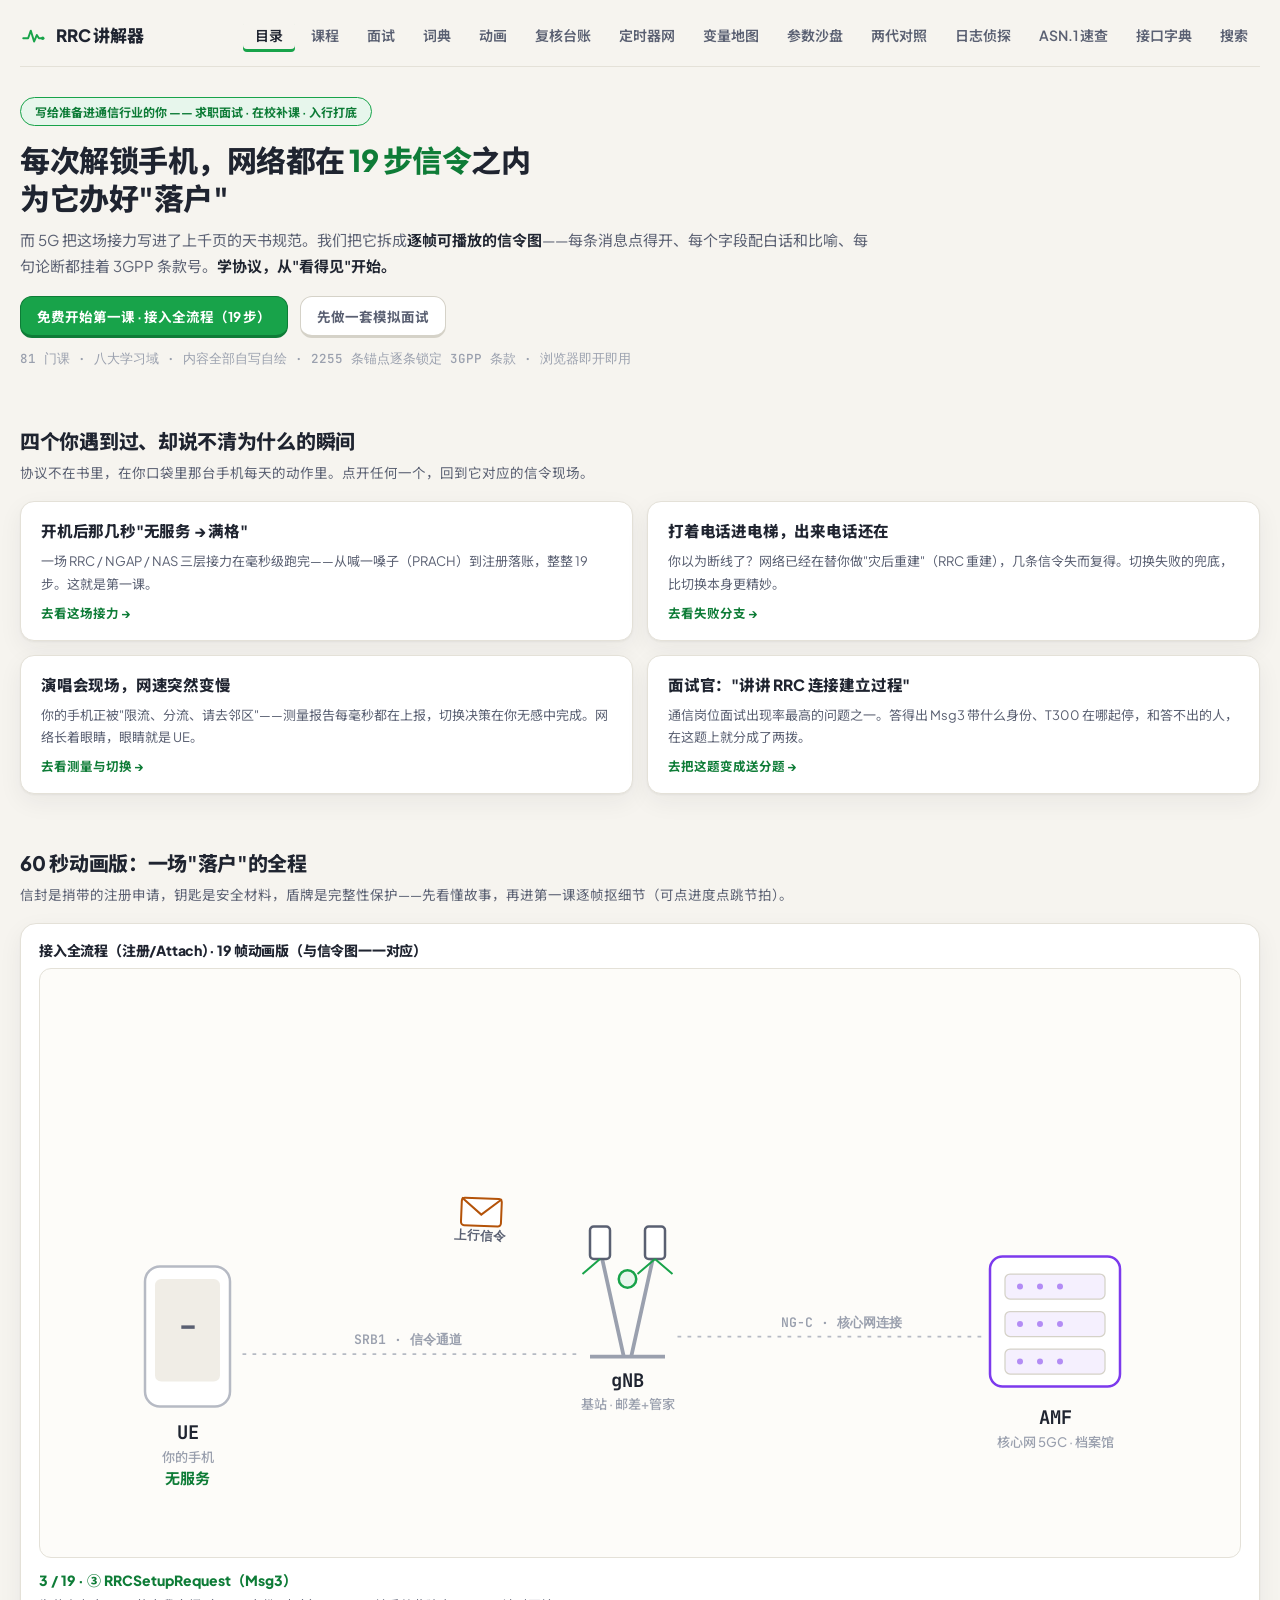
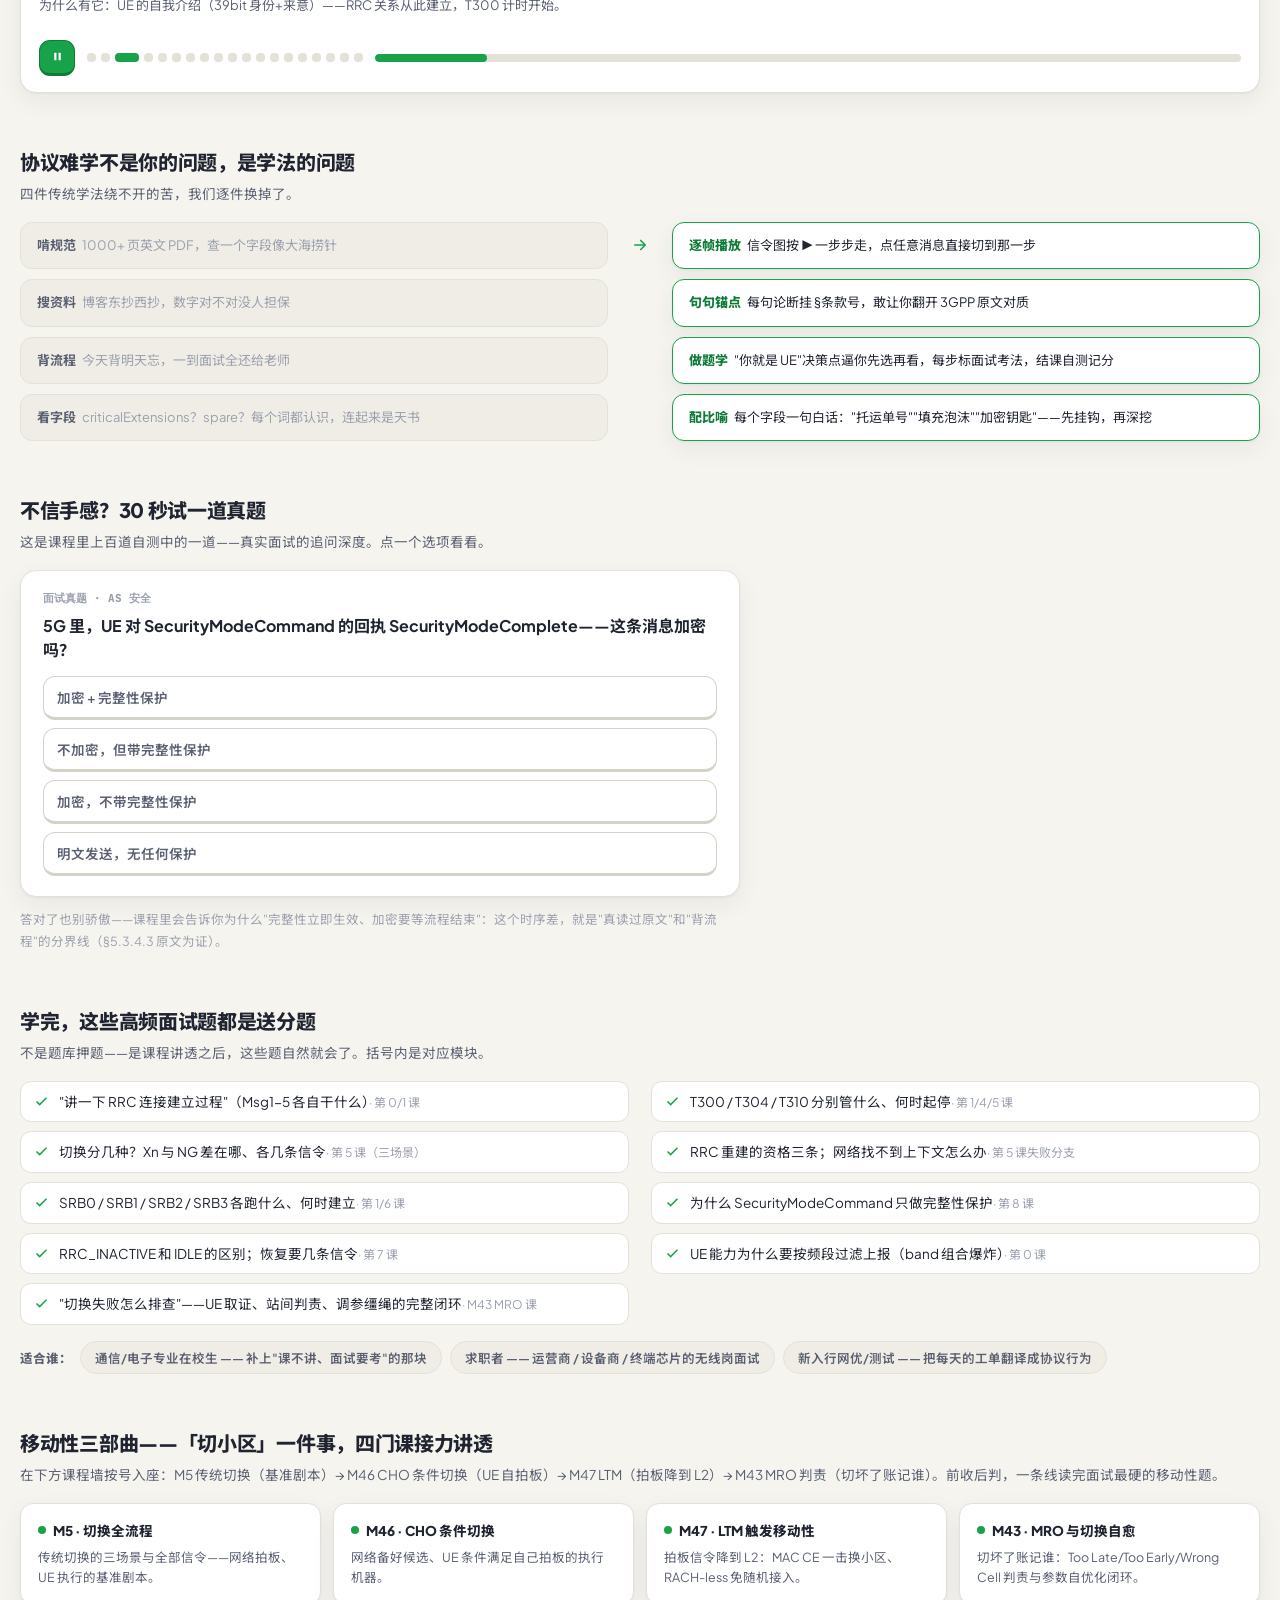
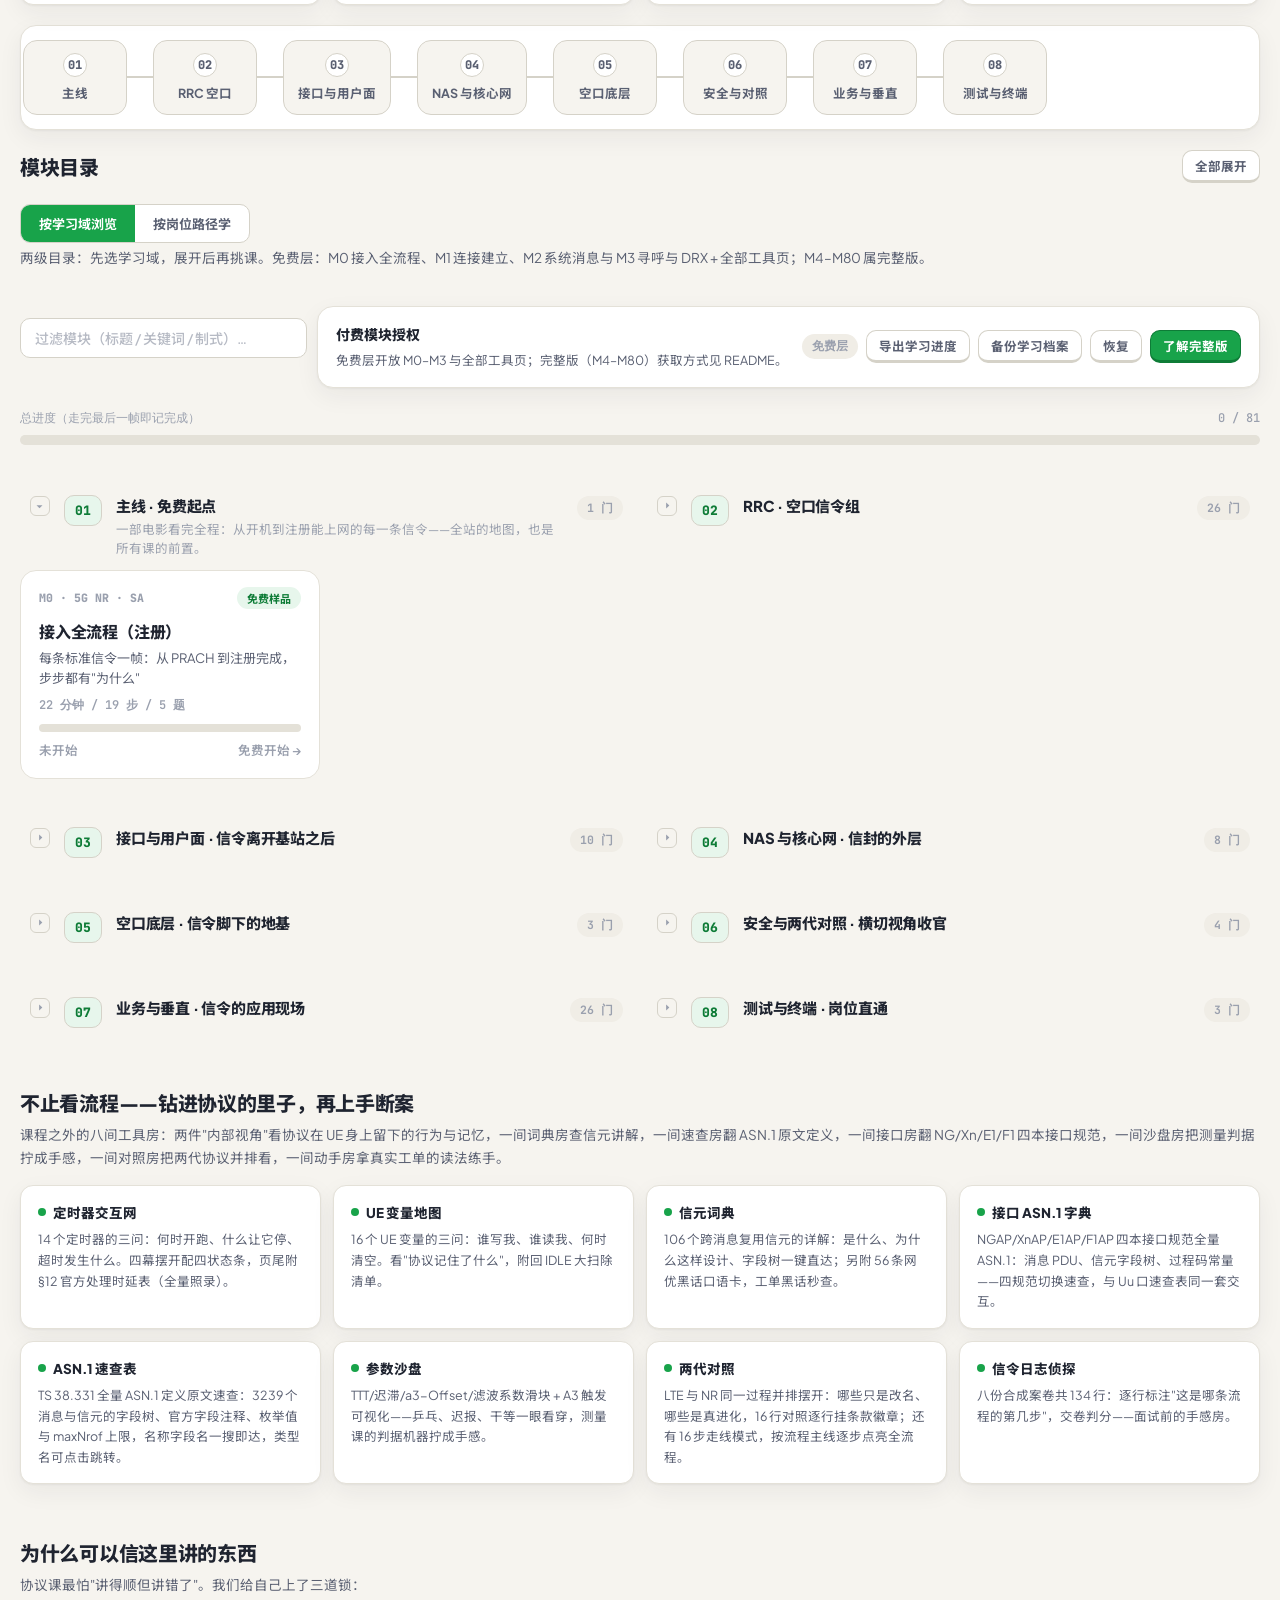
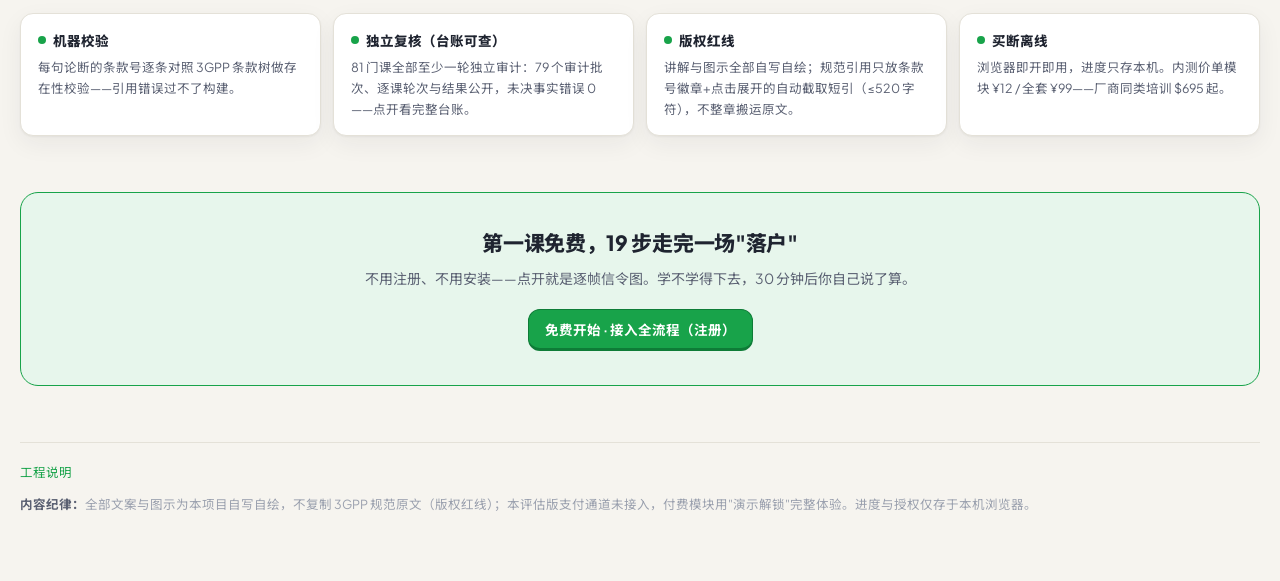
<file: index.html>
<!doctype html>
<html lang="zh-CN">
<head>
<meta charset="utf-8">
<meta name="viewport" content="width=device-width, initial-scale=1">
<meta name="theme-color" content="#18A34A">
<link rel="manifest" href="manifest.json">
<link rel="icon" type="image/png" sizes="192x192" href="assets/icon-192.png">
<title>RRC 讲解器 — 把 5G 协议当成一场看得见的接力赛来学</title>
<meta name="description" content="每次解锁手机，网络都在 19 步信令内办好"落户"。逐帧播放的信令图、每个字段配比喻、每句论断锚定 3GPP 条款——面向通信求职者与在校生的交互式协议课。">
<meta property="og:title" content="RRC 讲解器 — 5G 无线信令交互课堂">
<meta property="og:description" content="81 门课 · 八大学习域 · 上千处条款锚点逐条锁定 3GPP 原文的交互式协议教学站。NG/Xn/S1/X2/F1/E1 六本接口台账、NAS 与核心网、岗位模拟卷与间隔复习。">
<meta property="og:type" content="website">
<meta property="og:url" content="https://nossell.github.io/5g-rrc-explainer/index.html">
<link rel="preconnect" href="https://fonts.googleapis.com">
<link rel="preconnect" href="https://fonts.gstatic.com" crossorigin>
<link href="https://fonts.googleapis.com/css2?family=Plus+Jakarta+Sans:wght@500;600;700;800&family=Noto+Sans+SC:wght@400;500;700&family=JetBrains+Mono:wght@400;500;600&display=swap" rel="stylesheet">
<link rel="stylesheet" href="assets/site.css">
<script type="application/ld+json">
{
  "@context": "https://schema.org",
  "@type": "LearningResource",
  "name": "RRC 讲解器",
  "description": "面向通信求职者的交互式 3GPP 协议教学站：81 门课覆盖 NR RRC/NGAP/S1AP/X2AP/XnAP/F1AP/E1AP/NAS/5GC/用户面协议栈，上千处条款锚点直证 3GPP 规范原文，含岗位模拟卷与间隔复习。",
  "inLanguage": "zh-CN",
  "learningResourceType": "interactive course",
  "educationalLevel": "professional",
  "url": "https://nossell.github.io/5g-rrc-explainer/"
}
</script>
</head>
<body>
<div class="wrap">
<header class="top">
  <a class="brand" href="index.html">
    <svg class="logo" viewBox="0 0 24 24" fill="none" aria-hidden="true"><path d="M3 15 L7.5 15 L10 8 L13 18 L15.5 12 L17.5 15 L21 15" stroke="#18A34A" stroke-width="1.8" stroke-linecap="round" stroke-linejoin="round"/><circle cx="21" cy="15" r="1.6" fill="#18A34A"/></svg>
    RRC 讲解器
  </a>
  <nav class="topnav">
    <a class="navlink on" href="index.html">目录</a>
    <a class="navlink" href="app.html">课程</a>
    <a class="navlink" href="interview.html">面试</a>
    <a class="navlink" href="dict.html">词典</a>
    <a class="navlink" href="anim.html">动画</a>
    <a class="navlink" href="audit.html">复核台账</a>
    <a class="navlink" href="timer-net.html">定时器网</a>
    <a class="navlink" href="variables-map.html">变量地图</a>
    <a class="navlink" href="meas-sandbox.html">参数沙盘</a>
    <a class="navlink" href="compare.html">两代对照</a>
    <a class="navlink" href="log-detective.html">日志侦探</a>
    <a class="navlink" href="asn1-ref.html">ASN.1 速查</a>
    <a class="navlink" href="asn1-if.html">接口字典</a>
    <a class="navlink" href="search.html">搜索</a>
  </nav>
</header>

<!-- ============ 导读 Hero ============ -->
<section class="hero intro-hero">
  <div class="intro-kicker">写给准备进通信行业的你 —— 求职面试 · 在校补课 · 入行打底</div>
  <h1>每次解锁手机，网络都在 <span class="hl">19 步信令</span>之内<br>为它办好"落户"</h1>
  <p class="sub">而 5G 把这场接力写进了上千页的天书规范。我们把它拆成<b>逐帧可播放的信令图</b>——每条消息点得开、每个字段配白话和比喻、每句论断都挂着 3GPP 条款号。<b>学协议，从"看得见"开始。</b></p>
  <div class="cta">
    <a class="btn primary" href="app.html#ma">免费开始第一课 · 接入全流程（19 步）</a>
    <a class="btn" href="interview.html">先做一套模拟面试</a>
  </div>
  <div class="meta">81 门课 · 八大学习域 · 内容全部自写自绘 · 2255 条锚点逐条锁定 3GPP 条款 · 浏览器即开即用</div>
</section>

<!-- ============ 四个"你遇到过"的瞬间 ============ -->
<section class="intro-sec">
  <h2 class="sec">四个你遇到过、却说不清为什么的瞬间</h2>
  <p class="sec-sub">协议不在书里，在你口袋里那台手机每天的动作里。点开任何一个，回到它对应的信令现场。</p>
  <div class="hook-grid">
    <a class="hook" href="app.html#ma">
      <div class="hook-q">开机后那几秒"无服务 → 满格"</div>
      <div class="hook-a">一场 RRC / NGAP / NAS 三层接力在毫秒级跑完——从喊一嗓子（PRACH）到注册落账，整整 19 步。这就是第一课。</div>
      <div class="hook-go">去看这场接力 →</div>
    </a>
    <a class="hook" href="app.html#m4">
      <div class="hook-q">打着电话进电梯，出来电话还在</div>
      <div class="hook-a">你以为断线了？网络已经在替你做"灾后重建"（RRC 重建），几条信令失而复得。切换失败的兜底，比切换本身更精妙。</div>
      <div class="hook-go">去看失败分支 →</div>
    </a>
    <a class="hook" href="app.html#m3">
      <div class="hook-q">演唱会现场，网速突然变慢</div>
      <div class="hook-a">你的手机正被"限流、分流、请去邻区"——测量报告每毫秒都在上报，切换决策在你无感中完成。网络长着眼睛，眼睛就是 UE。</div>
      <div class="hook-go">去看测量与切换 →</div>
    </a>
    <a class="hook" href="app.html#m0">
      <div class="hook-q">面试官："讲讲 RRC 连接建立过程"</div>
      <div class="hook-a">通信岗位面试出现率最高的问题之一。答得出 Msg3 带什么身份、T300 在哪起停，和答不出的人，在这题上就分成了两拨。</div>
      <div class="hook-go">去把这题变成送分题 →</div>
    </a>
  </div>
</section>

<!-- ============ 60 秒动画版 ============ -->
<section class="intro-sec" id="flow">
  <h2 class="sec">60 秒动画版：一场"落户"的全程</h2>
  <p class="sec-sub">信封是捎带的注册申请，钥匙是安全材料，盾牌是完整性保护——先看懂故事，再进第一课逐帧抠细节（可点进度点跳节拍）。</p>
  <div id="attach-anim"></div>
</section>

<!-- ============ 为什么难学 → 换种学法 ============ -->
<section class="intro-sec">
  <h2 class="sec">协议难学不是你的问题，是学法的问题</h2>
  <p class="sec-sub">四件传统学法绕不开的苦，我们逐件换掉了。</p>
  <div class="vs-rows">
    <div class="vs-row">
      <div class="vs-old"><b>啃规范</b>1000+ 页英文 PDF，查一个字段像大海捞针</div>
      <div class="vs-arrow"><svg width="18" height="18" viewBox="0 0 24 24" fill="none" stroke="currentColor" stroke-width="2.2" stroke-linecap="round" stroke-linejoin="round"><path d="M5 12h14M13 6l6 6-6 6"/></svg></div>
      <div class="vs-new"><b>逐帧播放</b>信令图按 ▶ 一步步走，点任意消息直接切到那一步</div>
    </div>
    <div class="vs-row">
      <div class="vs-old"><b>搜资料</b>博客东抄西抄，数字对不对没人担保</div>
      <div class="vs-arrow"></div>
      <div class="vs-new"><b>句句锚点</b>每句论断挂 §条款号，敢让你翻开 3GPP 原文对质</div>
    </div>
    <div class="vs-row">
      <div class="vs-old"><b>背流程</b>今天背明天忘，一到面试全还给老师</div>
      <div class="vs-arrow"></div>
      <div class="vs-new"><b>做题学</b>"你就是 UE"决策点逼你先选再看，每步标面试考法，结课自测记分</div>
    </div>
    <div class="vs-row">
      <div class="vs-old"><b>看字段</b>criticalExtensions？spare？每个词都认识，连起来是天书</div>
      <div class="vs-arrow"></div>
      <div class="vs-new"><b>配比喻</b>每个字段一句白话："托运单号""填充泡沫""加密钥匙"——先挂钩，再深挖</div>
    </div>
  </div>
</section>

<!-- ============ 30 秒试一道 ============ -->
<section class="intro-sec" id="teaser">
  <h2 class="sec">不信手感？30 秒试一道真题</h2>
  <p class="sec-sub">这是课程里上百道自测中的一道——真实面试的追问深度。点一个选项看看。</p>
  <div class="teaser">
    <div class="qtag">面试真题 · AS 安全</div>
    <div class="qtext">5G 里，UE 对 SecurityModeCommand 的回执 SecurityModeComplete——这条消息加密吗？</div>
    <div class="opts" id="teaser-opts">
      <button class="opt" data-ok="0">加密 + 完整性保护</button>
      <button class="opt" data-ok="1">不加密，但带完整性保护</button>
      <button class="opt" data-ok="0">加密，不带完整性保护</button>
      <button class="opt" data-ok="0">明文发送，无任何保护</button>
    </div>
    <div class="why" id="teaser-why"></div>
  </div>
  <p class="teaser-note">答对了也别骄傲——课程里会告诉你为什么"完整性立即生效、加密要等流程结束"：这个时序差，就是"真读过原文"和"背流程"的分界线（§5.3.4.3 原文为证）。</p>
</section>

<!-- ============ 面试高频题覆盖 ============ -->
<section class="intro-sec">
  <h2 class="sec">学完，这些高频面试题都是送分题</h2>
  <p class="sec-sub">不是题库押题——是课程讲透之后，这些题自然就会了。括号内是对应模块。</p>
  <div class="checklist">
    <div class="chk"><svg viewBox="0 0 24 24" fill="none" stroke="currentColor" stroke-width="2.4"><path d="M20 6 9 17l-5-5"/></svg><span>"讲一下 RRC 连接建立过程"（Msg1-5 各自干什么）<i>· 第 0/1 课</i></span></div>
    <div class="chk"><svg viewBox="0 0 24 24" fill="none" stroke="currentColor" stroke-width="2.4"><path d="M20 6 9 17l-5-5"/></svg><span>T300 / T304 / T310 分别管什么、何时起停<i>· 第 1/4/5 课</i></span></div>
    <div class="chk"><svg viewBox="0 0 24 24" fill="none" stroke="currentColor" stroke-width="2.4"><path d="M20 6 9 17l-5-5"/></svg><span>切换分几种？Xn 与 NG 差在哪、各几条信令<i>· 第 5 课（三场景）</i></span></div>
    <div class="chk"><svg viewBox="0 0 24 24" fill="none" stroke="currentColor" stroke-width="2.4"><path d="M20 6 9 17l-5-5"/></svg><span>RRC 重建的资格三条；网络找不到上下文怎么办<i>· 第 5 课失败分支</i></span></div>
    <div class="chk"><svg viewBox="0 0 24 24" fill="none" stroke="currentColor" stroke-width="2.4"><path d="M20 6 9 17l-5-5"/></svg><span>SRB0 / SRB1 / SRB2 / SRB3 各跑什么、何时建立<i>· 第 1/6 课</i></span></div>
    <div class="chk"><svg viewBox="0 0 24 24" fill="none" stroke="currentColor" stroke-width="2.4"><path d="M20 6 9 17l-5-5"/></svg><span>为什么 SecurityModeCommand 只做完整性保护<i>· 第 8 课</i></span></div>
    <div class="chk"><svg viewBox="0 0 24 24" fill="none" stroke="currentColor" stroke-width="2.4"><path d="M20 6 9 17l-5-5"/></svg><span>RRC_INACTIVE 和 IDLE 的区别；恢复要几条信令<i>· 第 7 课</i></span></div>
    <div class="chk"><svg viewBox="0 0 24 24" fill="none" stroke="currentColor" stroke-width="2.4"><path d="M20 6 9 17l-5-5"/></svg><span>UE 能力为什么要按频段过滤上报（band 组合爆炸）<i>· 第 0 课</i></span></div>
    <div class="chk"><svg viewBox="0 0 24 24" fill="none" stroke="currentColor" stroke-width="2.4"><path d="M20 6 9 17l-5-5"/></svg><span>"切换失败怎么排查"——UE 取证、站间判责、调参缰绳的完整闭环<i>· M43 MRO 课</i></span></div>
  </div>
  <div class="who-row">
    <span class="who-cap">适合谁：</span>
    <span class="chip">通信/电子专业在校生 —— 补上"课不讲、面试要考"的那块</span>
    <span class="chip">求职者 —— 运营商 / 设备商 / 终端芯片的无线岗面试</span>
    <span class="chip">新入行网优/测试 —— 把每天的工单翻译成协议行为</span>
  </div>
</section>

<!-- ============ 移动性三部曲聚合卡（v13 块2） ============ -->
<section class="intro-sec">
  <h2 class="sec">移动性三部曲——「切小区」一件事，四门课接力讲透</h2>
  <p class="sec-sub">在下方课程墙按号入座：M5 传统切换（基准剧本）→ M46 CHO 条件切换（UE 自拍板）→ M47 LTM（拍板降到 L2）→ M43 MRO 判责（切坏了账记谁）。前收后判，一条线读完面试最硬的移动性题。</p>
  <div class="trust-row">
    <div class="trust"><div class="trust-t">M5 · 切换全流程</div><div class="trust-d">传统切换的三场景与全部信令——网络拍板、UE 执行的基准剧本。</div></div>
    <div class="trust"><div class="trust-t">M46 · CHO 条件切换</div><div class="trust-d">网络备好候选、UE 条件满足自己拍板的执行机器。</div></div>
    <div class="trust"><div class="trust-t">M47 · LTM 触发移动性</div><div class="trust-d">拍板信令降到 L2：MAC CE 一击换小区、RACH-less 免随机接入。</div></div>
    <div class="trust"><div class="trust-t">M43 · MRO 与切换自愈</div><div class="trust-d">切坏了账记谁：Too Late/Too Early/Wrong Cell 判责与参数自优化闭环。</div></div>
  </div>
</section>

<!-- ============ 模块墙（学习路径） ============ -->
<div id="hub"></div>

<!-- ============ 内部视角 & 动手组件 ============ -->
<section class="intro-sec">
  <h2 class="sec">不止看流程——钻进协议的里子，再上手断案</h2>
  <p class="sec-sub">课程之外的八间工具房：两件"内部视角"看协议在 UE 身上留下的行为与记忆，一间词典房查信元讲解，一间速查房翻 ASN.1 原文定义，一间接口房翻 NG/Xn/E1/F1 四本接口规范，一间沙盘房把测量判据拧成手感，一间对照房把两代协议并排看，一间动手房拿真实工单的读法练手。</p>
  <div class="trust-row tools">
    <a class="trust" href="timer-net.html"><div class="trust-t">定时器交互网</div><div class="trust-d">14 个定时器的三问：何时开跑、什么让它停、超时发生什么。四幕摆开配四状态条，页尾附 §12 官方处理时延表（全量照录）。</div></a>
    <a class="trust" href="variables-map.html"><div class="trust-t">UE 变量地图</div><div class="trust-d">16 个 UE 变量的三问：谁写我、谁读我、何时清空。看"协议记住了什么"，附回 IDLE 大扫除清单。</div></a>
    <a class="trust" href="dict.html"><div class="trust-t">信元词典</div><div class="trust-d">106 个跨消息复用信元的详解：是什么、为什么这样设计、字段树一键直达；另附 56 条网优黑话口语卡，工单黑话秒查。</div></a>
    <a class="trust" href="asn1-if.html"><div class="trust-t">接口 ASN.1 字典</div><div class="trust-d">NGAP/XnAP/E1AP/F1AP 四本接口规范全量 ASN.1：消息 PDU、信元字段树、过程码常量——四规范切换速查，与 Uu 口速查表同一套交互。</div></a>
    <a class="trust" href="asn1-ref.html"><div class="trust-t">ASN.1 速查表</div><div class="trust-d">TS 38.331 全量 ASN.1 定义原文速查：3239 个消息与信元的字段树、官方字段注释、枚举值与 maxNrof 上限，名称字段名一搜即达，类型名可点击跳转。</div></a>
    <a class="trust" href="meas-sandbox.html"><div class="trust-t">参数沙盘</div><div class="trust-d">TTT/迟滞/a3-Offset/滤波系数滑块 + A3 触发可视化——乒乓、迟报、干等一眼看穿，测量课的判据机器拧成手感。</div></a>
    <a class="trust" href="compare.html"><div class="trust-t">两代对照</div><div class="trust-d">LTE 与 NR 同一过程并排摆开：哪些只是改名、哪些是真进化，16 行对照逐行挂条款徽章；还有 16 步走线模式，按流程主线逐步点亮全流程。</div></a>
    <a class="trust" href="log-detective.html"><div class="trust-t">信令日志侦探</div><div class="trust-d">八份合成案卷共 134 行：逐行标注"这是哪条流程的第几步"，交卷判分——面试前的手感房。</div></a>
  </div>
</section>

<!-- ============ 为什么可以信 ============ -->
<section class="intro-sec">
  <h2 class="sec">为什么可以信这里讲的东西</h2>
  <p class="sec-sub">协议课最怕"讲得顺但讲错了"。我们给自己上了三道锁：</p>
  <div class="trust-row">
    <div class="trust"><div class="trust-t">机器校验</div><div class="trust-d">每句论断的条款号逐条对照 3GPP 条款树做存在性校验——引用错误过不了构建。</div></div>
    <a class="trust" href="audit.html"><div class="trust-t">独立复核（台账可查）</div><div class="trust-d">81 门课全部至少一轮独立审计：79 个审计批次、逐课轮次与结果公开，未决事实错误 0——点开看完整台账。</div></a>
    <div class="trust"><div class="trust-t">版权红线</div><div class="trust-d">讲解与图示全部自写自绘；规范引用只放条款号徽章+点击展开的自动截取短引（≤520 字符），不整章搬运原文。</div></div>
    <div class="trust"><div class="trust-t">买断离线</div><div class="trust-d">浏览器即开即用，进度只存本机。内测价单模块 ¥12 / 全套 ¥99——厂商同类培训 $695 起。</div></div>
  </div>
</section>

<!-- ============ 终版 CTA ============ -->
<section class="cta-strip">
  <div class="cta-strip-in">
    <div class="cta-strip-t">第一课免费，19 步走完一场"落户"</div>
    <div class="cta-strip-d">不用注册、不用安装——点开就是逐帧信令图。学不学得下去，30 分钟后你自己说了算。</div>
    <a class="btn primary" href="app.html#ma">免费开始 · 接入全流程（注册）</a>
  </div>
</section>

<footer>
  <div class="flinks"><a href="README.md">工程说明</a></div>
  <div><b>内容纪律：</b>全部文案与图示为本项目自写自绘，不复制 3GPP 规范原文（版权红线）；本评估版支付通道未接入，付费模块用"演示解锁"完整体验。进度与授权仅存于本机浏览器。</div>
</footer>
</div>

<script src="assets/engine.js"></script>
<script src="assets/player.js"></script>
<script src="assets/flowanim.js"></script>
<script src="assets/content/course-catalog.js"></script>
<script>
/* v55 R2 按需加载：课程墙由目录元数据（course-catalog.js，81 门课 36K）驱动——
   此前为渲染课程墙全量同步挂载 78 个内容脚本，首屏即拖全场字节。 */
RRC.Hub.render(document.getElementById('hub'), RRC.Store(), { metas: window.RRC_CATALOG });
RRC.FlowAnim.mount(document.getElementById('attach-anim'), 'attach', { autoplay: true, rate: 0.72 });
/* 导读试答：单题交互 */
(function () {
  var box = document.getElementById('teaser-opts');
  var why = document.getElementById('teaser-why');
  var done = false;
  [].forEach.call(box.querySelectorAll('.opt'), function (b) {
    b.addEventListener('click', function () {
      if (done) return;
      done = true;
      var ok = b.getAttribute('data-ok') === '1';
      [].forEach.call(box.querySelectorAll('.opt'), function (x) { x.disabled = true; });
      if (ok) b.classList.add('correct');
      else { b.classList.add('wrong'); box.querySelectorAll('.opt')[1].classList.add('correct'); }
      why.classList.add('show');
      why.innerHTML = ok ? '<b>答对了。</b>完整性保护立即生效（含这条消息自己）；加密要"过程结束后"才生效——所以它是明文（unciphered）但带完整性发送的。§5.3.4.3 原文两个生效时刻写得清清楚楚。'
                         : '<b>不对，正确是 B。</b>完整性立即生效（含这条消息自己）；加密要"过程结束后"才生效——所以它是明文（unciphered）但带完整性发送的。去第 8 课看完整时序。';
    });
  });
})();
</script>
<script>
/* PWA：仅 https 注册（GitHub Pages 满足）；本地 http/file 不注册——测试面零影响（v6 块 5） */
if ('serviceWorker' in navigator && location.protocol === 'https:') {
  navigator.serviceWorker.register('sw.js').catch(function () {});
}
</script>
</body>
</html>
</file>
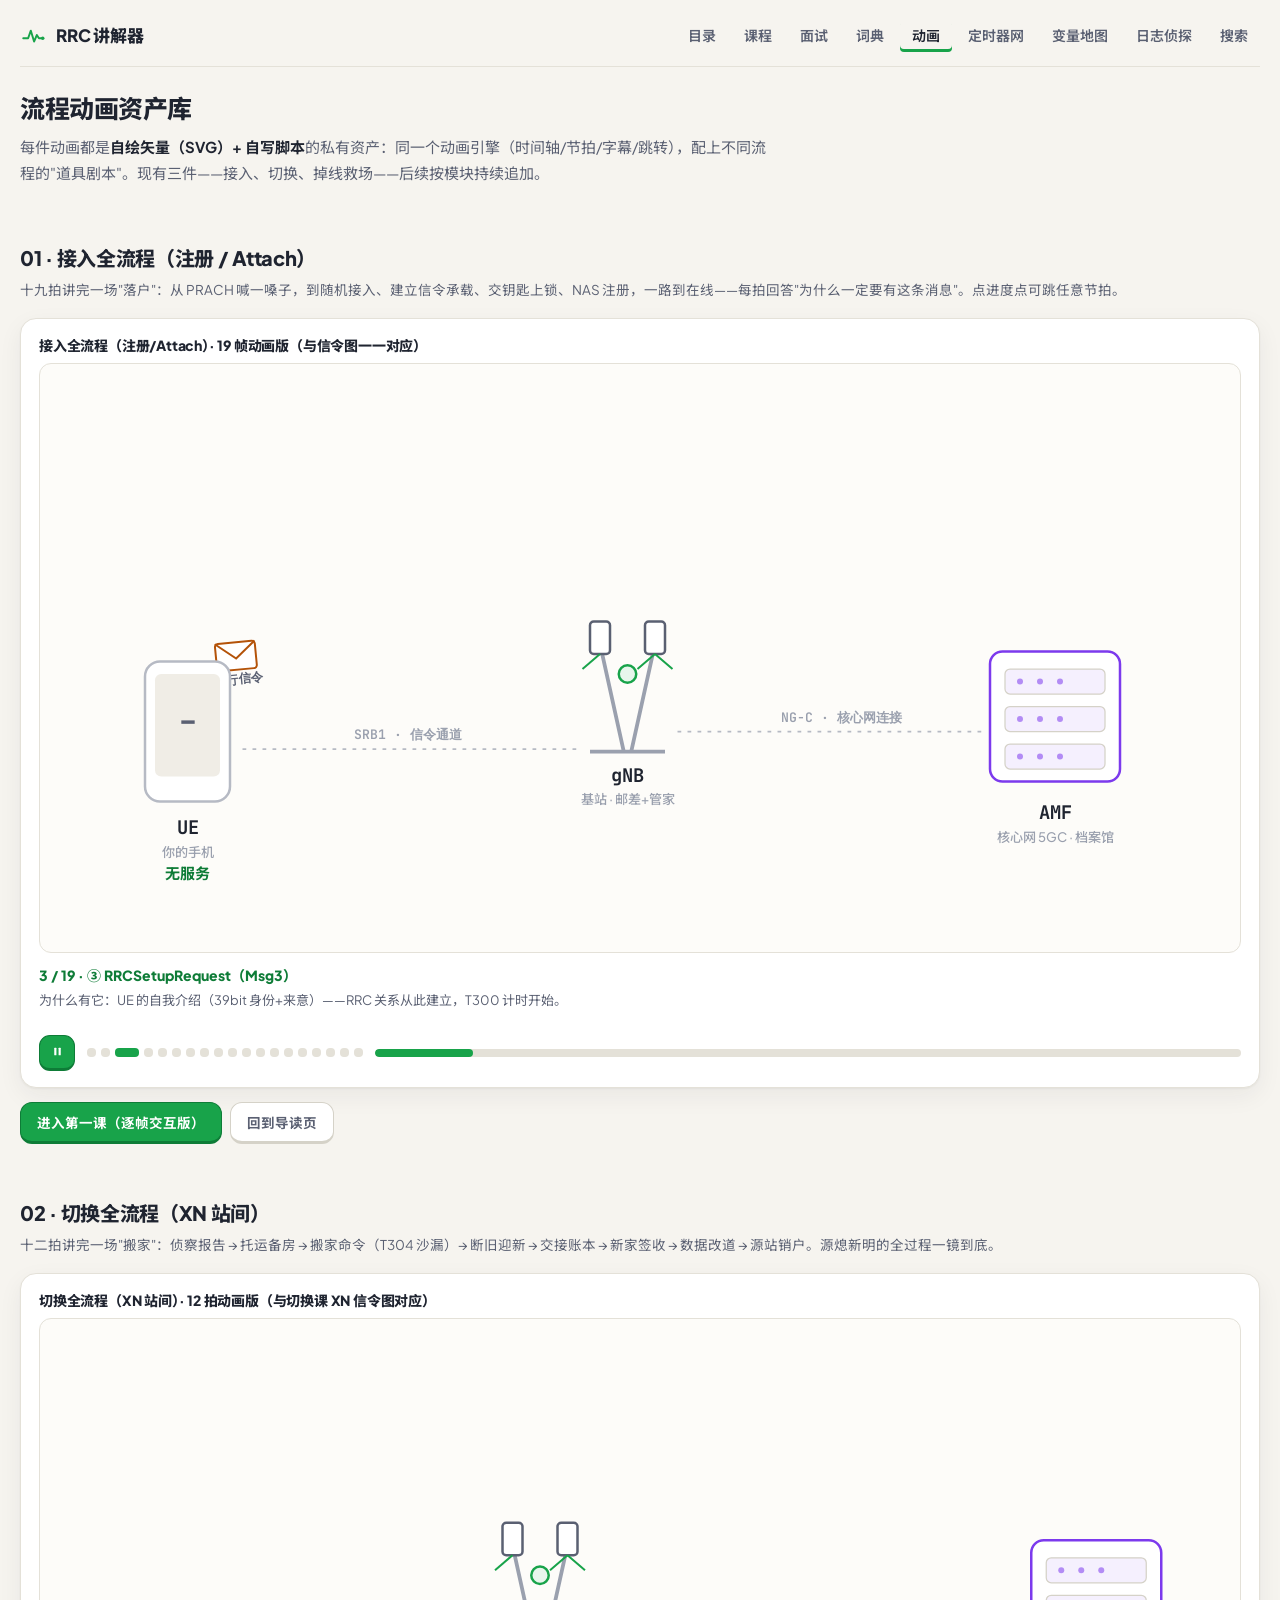
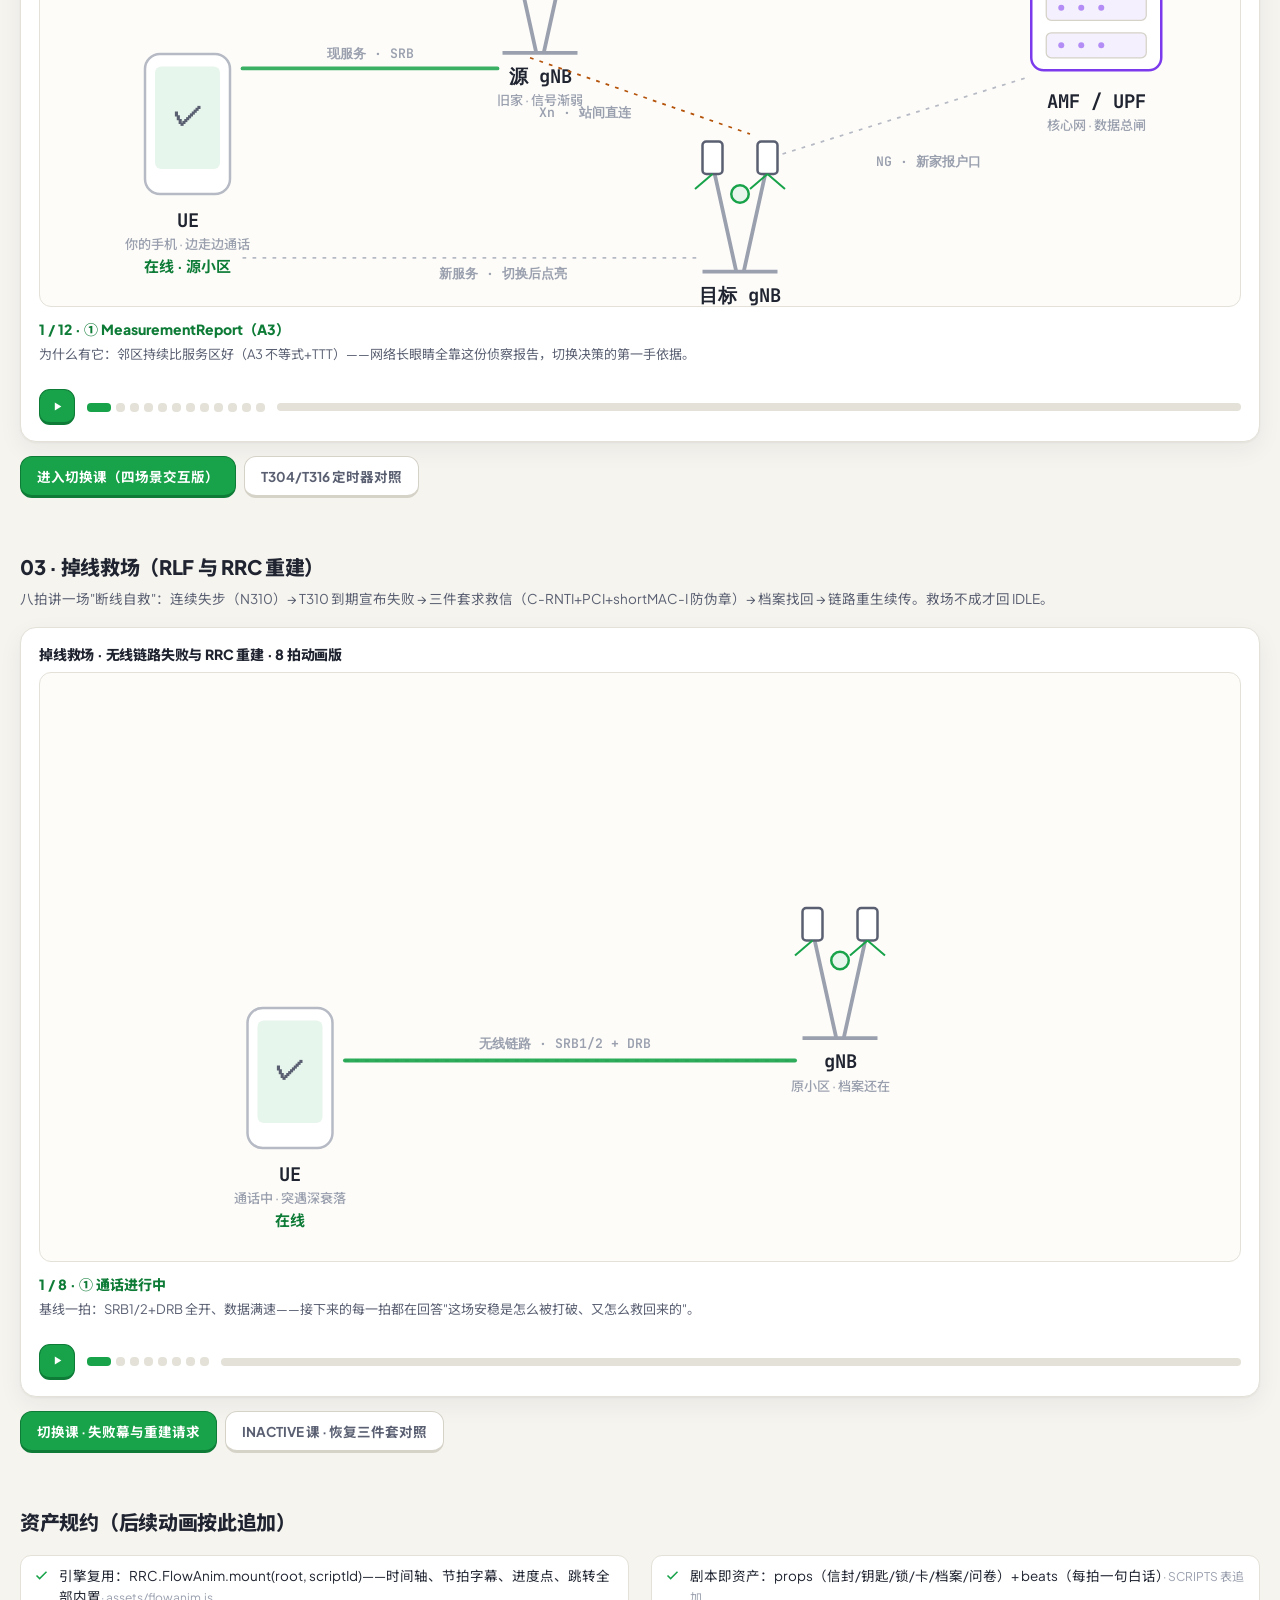
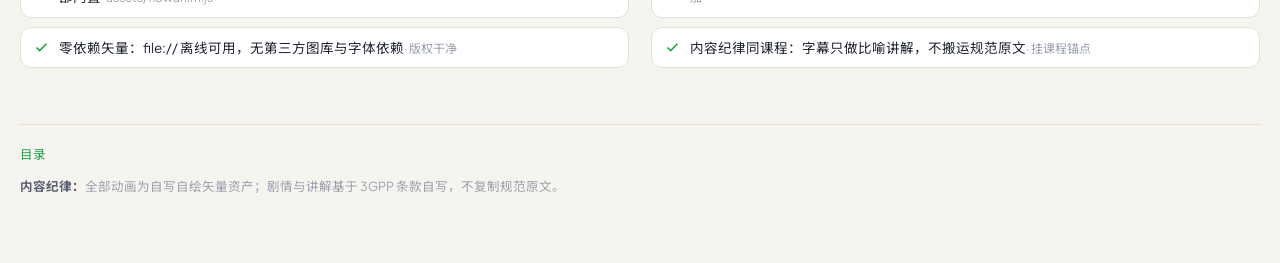
<file: anim.html>
<!doctype html>
<html lang="zh-CN">
<head>
<meta charset="utf-8">
<meta name="viewport" content="width=device-width, initial-scale=1">
<title>流程动画资产库 — RRC 讲解器</title>
<meta name="description" content="自绘 SVG 流程动画资产库：把 3GPP 流程讲成看得见的故事。第一件资产：接入全流程（注册/Attach）60 秒动画。">
<meta property="og:title" content="动画资产库 · RRC 讲解器">
<meta property="og:description" content="attach/切换/重建三件信令动画，逐节拍讲解。">
<meta property="og:type" content="website">
<meta property="og:url" content="https://nossell.github.io/5g-rrc-explainer/anim.html">
<link rel="preconnect" href="https://fonts.googleapis.com">
<link rel="preconnect" href="https://fonts.gstatic.com" crossorigin>
<link href="https://fonts.googleapis.com/css2?family=Plus+Jakarta+Sans:wght@500;600;700;800&family=Noto+Sans+SC:wght@400;500;700&family=JetBrains+Mono:wght@400;500;600&display=swap" rel="stylesheet">
<link rel="stylesheet" href="assets/site.css">
</head>
<body>
<div class="wrap">
<header class="top">
  <a class="brand" href="index.html">
    <svg class="logo" viewBox="0 0 24 24" fill="none" aria-hidden="true"><path d="M3 15 L7.5 15 L10 8 L13 18 L15.5 12 L17.5 15 L21 15" stroke="#18A34A" stroke-width="1.8" stroke-linecap="round" stroke-linejoin="round"/><circle cx="21" cy="15" r="1.6" fill="#18A34A"/></svg>
    RRC 讲解器
  </a>
  <nav class="topnav">
    <a class="navlink" href="index.html">目录</a>
    <a class="navlink" href="app.html">课程</a>
    <a class="navlink" href="interview.html">面试</a>
    <a class="navlink" href="dict.html">词典</a>
    <a class="navlink on" href="anim.html">动画</a>
    <a class="navlink" href="timer-net.html">定时器网</a>
    <a class="navlink" href="variables-map.html">变量地图</a>
    <a class="navlink" href="log-detective.html">日志侦探</a>
    <a class="navlink" href="search.html">搜索</a>
  </nav>
</header>

<section class="hero" style="padding-top:26px;max-width:760px">
  <h1 style="font-size:25px">流程动画资产库</h1>
  <p class="sub">每件动画都是<b>自绘矢量（SVG）+ 自写脚本</b>的私有资产：同一个动画引擎（时间轴/节拍/字幕/跳转），配上不同流程的"道具剧本"。现有三件——接入、切换、掉线救场——后续按模块持续追加。</p>
</section>

<section class="intro-sec">
  <h2 class="sec">01 · 接入全流程（注册 / Attach）</h2>
  <p class="sec-sub">十九拍讲完一场"落户"：从 PRACH 喊一嗓子，到随机接入、建立信令承载、交钥匙上锁、NAS 注册，一路到在线——每拍回答"为什么一定要有这条消息"。点进度点可跳任意节拍。</p>
  <div id="attach-anim"></div>
  <div class="who-row" style="margin-top:14px">
    <a class="btn primary" href="app.html#ma">进入第一课（逐帧交互版）</a>
    <a class="btn" href="index.html#flow">回到导读页</a>
  </div>
</section>

<section class="intro-sec">
  <h2 class="sec">02 · 切换全流程（XN 站间）</h2>
  <p class="sec-sub">十二拍讲完一场"搬家"：侦察报告 → 托运备房 → 搬家命令（T304 沙漏）→ 断旧迎新 → 交接账本 → 新家签收 → 数据改道 → 源站销户。源熄新明的全过程一镜到底。</p>
  <div id="handover-anim"></div>
  <div class="who-row" style="margin-top:14px">
    <a class="btn primary" href="app.html#m4">进入切换课（四场景交互版）</a>
    <a class="btn" href="timer-net.html">T304/T316 定时器对照</a>
  </div>
</section>

<section class="intro-sec">
  <h2 class="sec">03 · 掉线救场（RLF 与 RRC 重建）</h2>
  <p class="sec-sub">八拍讲一场"断线自救"：连续失步（N310）→ T310 到期宣布失败 → 三件套求救信（C-RNTI+PCI+shortMAC-I 防伪章）→ 档案找回 → 链路重生续传。救场不成才回 IDLE。</p>
  <div id="reestablish-anim"></div>
  <div class="who-row" style="margin-top:14px">
    <a class="btn primary" href="app.html#m4">切换课 · 失败幕与重建请求</a>
    <a class="btn" href="app.html#m6">INACTIVE 课 · 恢复三件套对照</a>
  </div>
</section>

<section class="intro-sec">
  <h2 class="sec">资产规约（后续动画按此追加）</h2>
  <div class="checklist">
    <div class="chk"><svg viewBox="0 0 24 24" fill="none" stroke="currentColor" stroke-width="2.4"><path d="M20 6 9 17l-5-5"/></svg><span>引擎复用：RRC.FlowAnim.mount(root, scriptId)——时间轴、节拍字幕、进度点、跳转全部内置<i>· assets/flowanim.js</i></span></div>
    <div class="chk"><svg viewBox="0 0 24 24" fill="none" stroke="currentColor" stroke-width="2.4"><path d="M20 6 9 17l-5-5"/></svg><span>剧本即资产：props（信封/钥匙/锁/卡/档案/问卷）+ beats（每拍一句白话）<i>· SCRIPTS 表追加</i></span></div>
    <div class="chk"><svg viewBox="0 0 24 24" fill="none" stroke="currentColor" stroke-width="2.4"><path d="M20 6 9 17l-5-5"/></svg><span>零依赖矢量：file:// 离线可用，无第三方图库与字体依赖<i>· 版权干净</i></span></div>
    <div class="chk"><svg viewBox="0 0 24 24" fill="none" stroke="currentColor" stroke-width="2.4"><path d="M20 6 9 17l-5-5"/></svg><span>内容纪律同课程：字幕只做比喻讲解，不搬运规范原文<i>· 挂课程锚点</i></span></div>
  </div>
</section>

<footer>
  <div class="flinks"><a href="index.html">目录</a></div>
  <div><b>内容纪律：</b>全部动画为自写自绘矢量资产；剧情与讲解基于 3GPP 条款自写，不复制规范原文。</div>
</footer>
</div>

<script src="assets/flowanim.js"></script>
<script src="assets/flowanim2.js"></script>
<script>
RRC.FlowAnim.mount(document.getElementById('attach-anim'), 'attach', { autoplay: true });
RRC.FlowAnim.mount(document.getElementById('handover-anim'), 'handover', { autoplay: false });
RRC.FlowAnim.mount(document.getElementById('reestablish-anim'), 'reestablish', { autoplay: false });
</script>
</body>
</html>
</file>
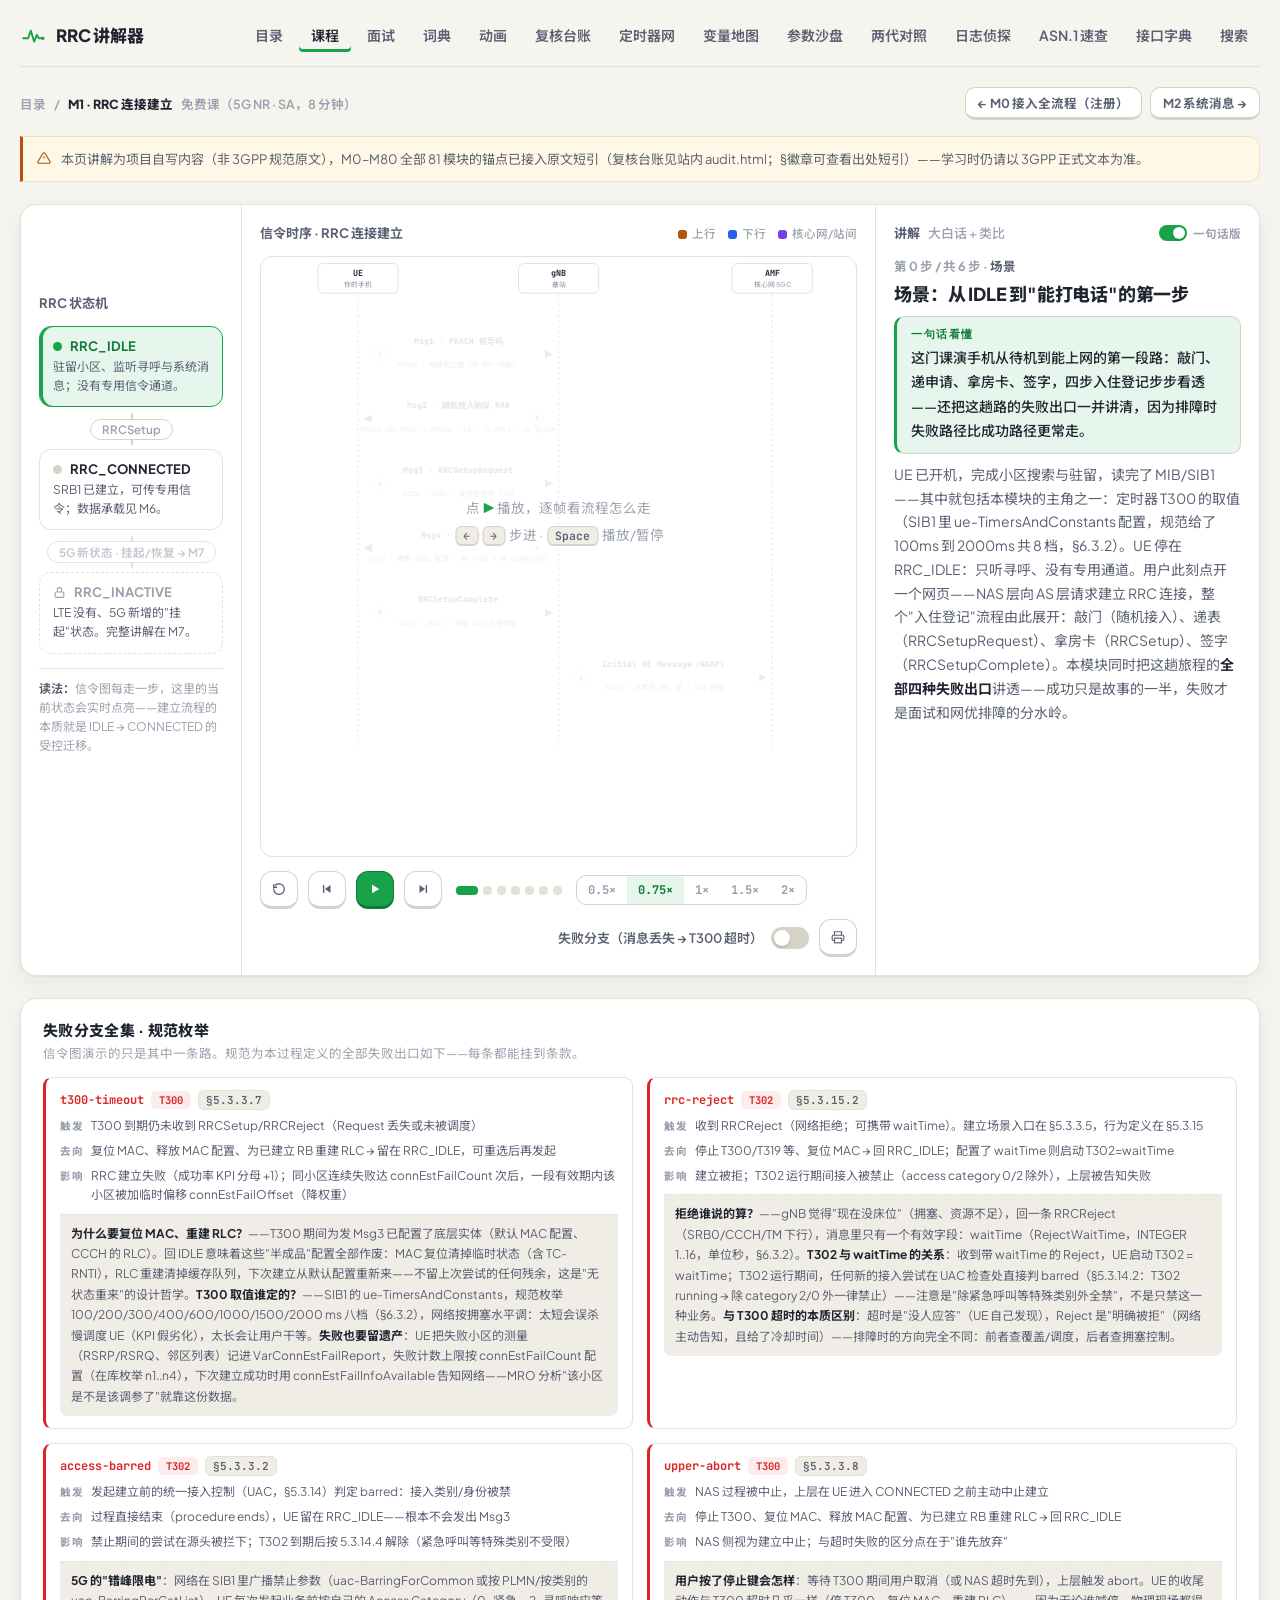
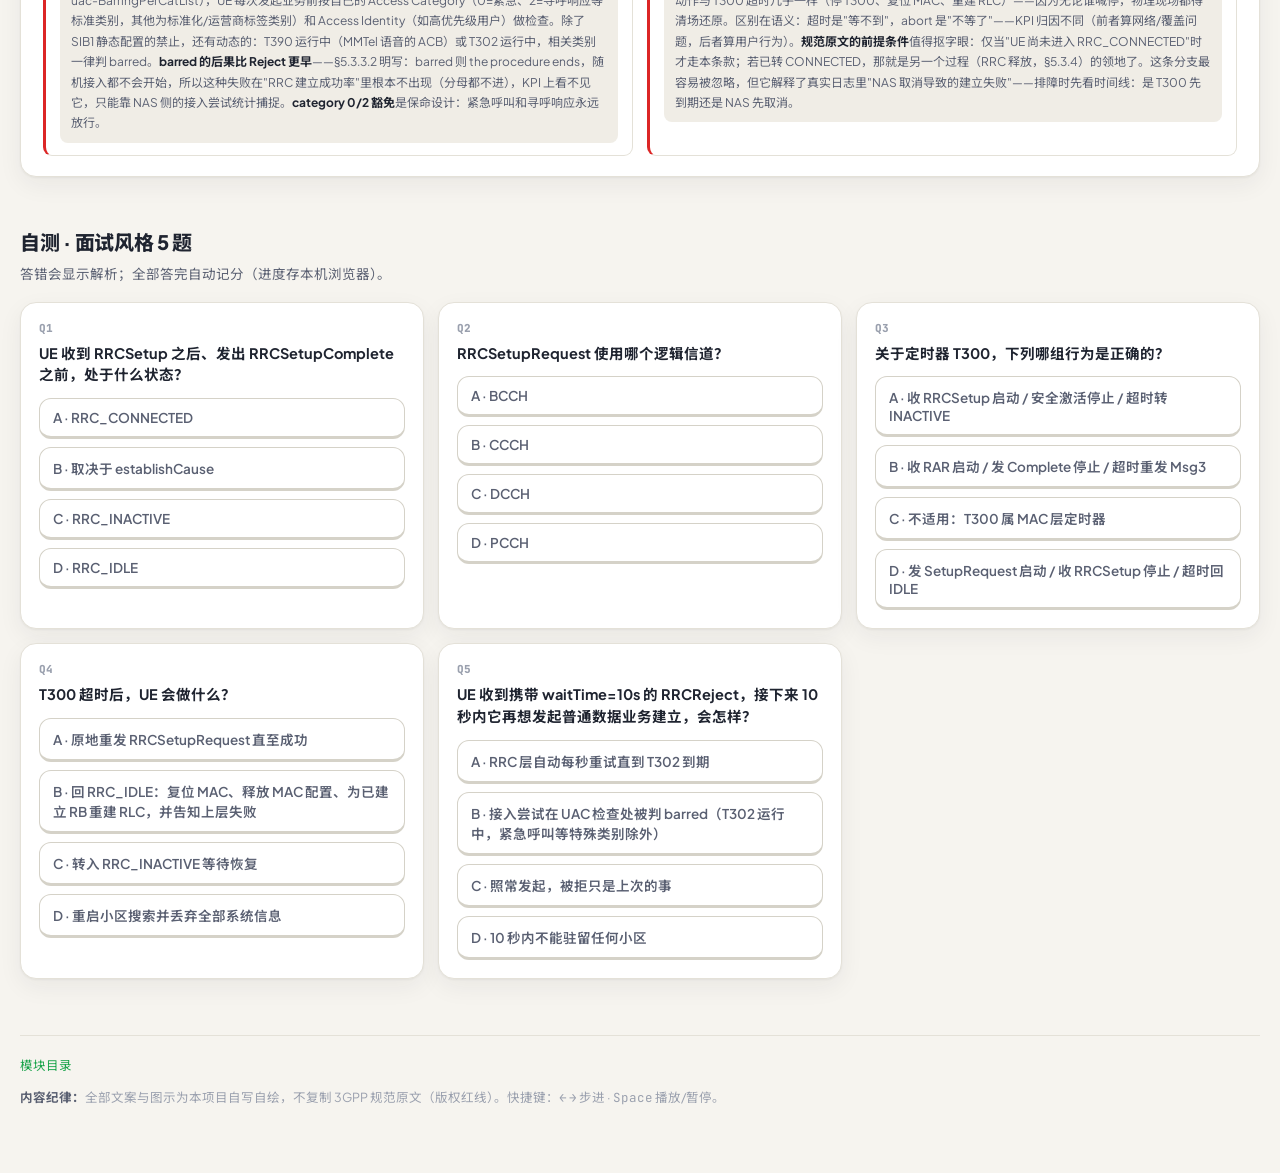
<file: app.html>
<!doctype html>
<html lang="zh-CN">
<head>
<meta charset="utf-8">
<meta name="viewport" content="width=device-width, initial-scale=1">
<meta name="theme-color" content="#18A34A">
<link rel="manifest" href="manifest.json">
<link rel="icon" type="image/png" sizes="192x192" href="assets/icon-192.png">
<title>RRC 讲解器 — 交互式信令播放</title>
<meta name="description" content="逐帧信令图 + 原表全量字段树 + 失败分支全集 + 决策点练习——81 门 3GPP 协议交互课。">
<meta property="og:title" content="课程 · RRC 讲解器">
<meta property="og:description" content="逐帧信令图 + 原表全量字段树 + 失败分支全集 + 决策点练习——81 门 3GPP 协议交互课。">
<meta property="og:type" content="website">
<meta property="og:url" content="https://nossell.github.io/5g-rrc-explainer/app.html">
<link rel="preconnect" href="https://fonts.googleapis.com">
<link rel="preconnect" href="https://fonts.gstatic.com" crossorigin>
<link href="https://fonts.googleapis.com/css2?family=Plus+Jakarta+Sans:wght@500;600;700;800&family=Noto+Sans+SC:wght@400;500;700&family=JetBrains+Mono:wght@400;500;600&display=swap" rel="stylesheet">
<link rel="stylesheet" href="assets/site.css">
<link rel="preload" as="script" href="assets/content/core.js"><!-- v55 R2：默认落地课 m0 的文件与引擎并行取，省 catalog→core.js 一跳串行 RTT（深链课不受益也无害，15K） -->
</head>
<body>
<div class="wrap">
<header class="top">
  <a class="brand" href="index.html">
    <svg class="logo" viewBox="0 0 24 24" fill="none" aria-hidden="true"><path d="M3 15 L7.5 15 L10 8 L13 18 L15.5 12 L17.5 15 L21 15" stroke="#18A34A" stroke-width="1.8" stroke-linecap="round" stroke-linejoin="round"/><circle cx="21" cy="15" r="1.6" fill="#18A34A"/></svg>
    RRC 讲解器
  </a>
  <nav class="topnav">
    <a class="navlink" href="index.html">目录</a>
    <a class="navlink on" href="app.html">课程</a>
    <a class="navlink" href="interview.html">面试</a>
    <a class="navlink" href="dict.html">词典</a>
    <a class="navlink" href="anim.html">动画</a>
    <a class="navlink" href="audit.html">复核台账</a>
    <a class="navlink" href="timer-net.html">定时器网</a>
    <a class="navlink" href="variables-map.html">变量地图</a>
    <a class="navlink" href="meas-sandbox.html">参数沙盘</a>
    <a class="navlink" href="compare.html">两代对照</a>
    <a class="navlink" href="log-detective.html">日志侦探</a>
    <a class="navlink" href="asn1-ref.html">ASN.1 速查</a>
      <a class="navlink" href="asn1-if.html">接口字典</a>
    <a class="navlink" href="search.html">搜索</a>
  </nav>
</header>

<div class="crumb">
  <div class="path" id="crumb"></div>
  <div class="modnav" id="modnav"></div>
</div>
<div class="verify-banner">
  <svg width="14" height="14" viewBox="0 0 24 24" fill="none" stroke="currentColor" stroke-width="2"><path d="M12 9v4"/><path d="M12 17h.01"/><path d="M10.3 3.9 1.8 18a2 2 0 0 0 1.7 3h17a2 2 0 0 0 1.7-3L13.7 3.9a2 2 0 0 0-3.4 0z"/></svg>
  <span>本页讲解为项目自写内容（非 3GPP 规范原文），M0–M80 全部 81 模块的锚点已接入原文短引（复核台账见站内 audit.html；§徽章可查看出处短引）——学习时仍请以 3GPP 正式文本为准。</span>
</div>
<div id="view"></div>
</div>

<footer>
  <div class="flinks"><a href="index.html">模块目录</a></div>
  <div><b>内容纪律：</b>全部文案与图示为本项目自写自绘，不复制 3GPP 规范原文（版权红线）。快捷键：<span class="mono">←</span> <span class="mono">→</span> 步进 · <span class="mono">Space</span> 播放/暂停。</div>
</footer>

<script src="assets/engine.js"></script>
<script src="assets/player.js"></script>
<script src="assets/content/iedict.js"></script>
<script src="assets/content/course-catalog.js"></script>
<script>
(function () {
  var store = RRC.Store();
  var PAID = {"m3":"M4 · 测量事件","m4":"M5 · 切换全流程","m5":"M6 · 承载与重配置","m6":"M7 · RRC_INACTIVE","m7":"M8 · AS 安全激活","m8":"M9 · LTE↔NR 互操作（EN-DC）","mi":"M10 · NG 接口课（38.413）","mx":"M11 · Xn 接口课（38.423）","mc":"M12 · MAC 随机接入课（38.321）","mn":"M13 · NAS 注册课（24.501）","mg":"M14 · 5GC 流程课（23.502/23.501）","mp":"M15 · 用户面协议栈课（37.324/38.323/38.322）","ml":"M16 · LTE 对照课（36.331 对照 38.331）","ms":"M17 · 安全线课（33.501 密钥分级）","mf":"M18 · 物理层课（38.211/38.212/38.213/38.214）","me":"M19 · LTE NAS 专章（24.301 EMM/ESM）","mz":"M20 · 接口族收官课（S1AP/F1AP/E1AP/GTP-U）","mv":"M21 · IMS 与语音线（SIP 从注册到挂断）","mb":"M22 · 核心网承载信令（GTP-C 与 PFCP）","mt":"M23 · 一致性测试线（38.523/38.508-1）","md":"M24 · 定位线（LPP 与 NRPPa）","mk":"M25 · 垂直特性速览（NTN/RedCap/Sidelink/MBS/IAB）","mu":"M26 · 卡与终端（USIM 与 SMS）","mw":"M27 · SIP 消息解剖（24.229 信令级）","mr":"M28 · 网络切片专课（S-NSSAI 的旅程）","my":"M29 · 空闲态与小区重选（RRC_IDLE 的 UE 规程）","mq":"M30 · QoS 专课（5QI/QoS Flow/DRB 绑定与反射 QoS）","mj":"M31 · 5G 密钥层级专课（K 的旅程：从 K 到 K_NAS/K_RRC/K_UP 与切换推衍）","mo":"M32 · SBA 服务化架构（NRF/发现/token）","mm":"M33 · PDU 会话信令专课（建立/修改/释放）","mng":"M34 · NGAP 信令专课（38.413 消息族）","mns":"M35 · Service Request 专课（从空闲到业务通）","ms1":"M36 · S1AP 信令专课（36.413 消息族）","mx2":"M37 · X2AP 信令专课（36.423 消息族）","mau":"M38 · 跨层排障毕业课 · 一次掉线的全栈尸检","mf1":"M39 · F1AP 信令专课（38.473 消息族）","me1":"M40 · E1AP 信令专课（38.463 消息族）","m41":"M41 · NG-RAN 架构总纲（38.401）","m42":"M42 · 测量与移动性控制","m43":"M43 · MRO 与切换自愈","m44":"M44 · ANR 与邻区自管理","m45":"M45 · 话统 KPI 与空口信令映射","m46":"M46 · CHO 条件切换","m47":"M47 · LTM · L1/L2 触发移动性","m48":"M48 · LTE RRC 连接控制全流程","m49":"M49 · NTN 与 RedCap · 卫星与轻量终端","m50":"M50 · Sidelink · PC5 直连","m51":"M51 · MBS · 广播与多播","m52":"M52 · IAB · 集成接入回传","m53":"M53 · 毕业课 · 全站知识地图与 JD 面试总攻","m54":"M54 · MDT · 最小化路测","m55":"M55 · Sidelink 中继 · L2 U2N/U2U Relay 架构","m56":"M56 · Multi-path Relay · 多路径中继架构","m57":"M57 · Ambient IoT · 环境物联网","m58":"M58 · Sidelink 增强架构 · IUC、共享频谱与载波聚合","m59":"M59 · MBS 架构 · 多播与广播的完整账","m60":"M60 · NTN 架构 · 卫星直连的完整账","m61":"M61 · 切片与专网 · 网络身份的完整账","m62":"M62 · URLLC 与 TSN · 低时延与确定性","m63":"M63 · 公共告警、轻量终端与空中接口收边","m64":"M64 · 空口演进 · Multi-USIM、空口 AI/ML 与 SBFD","m65":"M65 · 网侧测量与节能 · QoE 收集、网络节能与干扰管理","m66":"M66 · UE 轻量省电 · 小包传输、UE 省电与覆盖增强","m67":"M67 · 安全·能力·标识 · 架构三支柱收官","m68":"M68 · Sidelink · 无线承载管理","m69":"M69 · SL 中继 · 控制与承载面","m70":"M70 · SL 中继 · Relay 与 Remote UE 操作","m71":"M71 · SL 发现与定位","m72":"M72 · SL 测量与拾遗","m73":"M73 · 物理层测量 · Uu 量族","m74":"M74 · 物理层测量 · SL 与 gNB 量族","m75":"M75 · 测量线横向复习 · 一条数的旅程","m76":"M76 · 主线拾遗 · 恢复收尾与失败上报","m77":"M77 · 38.300 全景 · 架构、RRC 框架与移动性总览","m78":"M78 · 38.304 深水 · 空闲态全景——IDLE/INACTIVE、选择重选与寻呼","m79":"M79 · 38.300 深水 · L2 与空口全景——四子层数据流、物理层双工、特性组与 Inter-RAT","m80":"M80 · 38.331 深水 · 过程面收边——系统信息生命周期、Inter-RAT 移动性与 UE 能力机器"};  /* v55.1 R5：build 时从 course-catalog 推导，label=M{num} · {title} */
  /* v55 R2 按需加载（公网版）：目录（course-catalog.js）供导航序与免费课元数据；
     付费 id 先由 PAID 映射拦截出提示页——绝不发起付费内容文件请求。
     免费课按 prereq 链懒装载；短引 spec-quotes.js 首帧后延后装载。 */
  var CAT = window.RRC_CATALOG || [];
  var BY = {}; CAT.forEach(function (c) { BY[c.id] = c; });
  var ORDER = CAT.map(function (c) { return c.id; });
  var fileJobs = {};
  function loadFile(f) {
    if (!fileJobs[f]) {
      fileJobs[f] = new Promise(function (res, rej) {
        var s = document.createElement('script');
        s.src = 'assets/content/' + f;
        s.onload = function () { res(); };
        s.onerror = function () { rej(new Error('课程文件加载失败: ' + f)); };
        document.head.appendChild(s);
      });
    }
    return fileJobs[f];
  }
  function ensure(id, seen) {
    seen = seen || {};
    if (RRC.get(id) || seen[id]) return Promise.resolve();
    seen[id] = true;
    var c = BY[id];
    if (!c || !c.file) return Promise.reject(new Error('该模块不在免费层: ' + id));
    /* v55.1 R7：prereq 分支并行装载（注册互不依赖），file 本体等闭包齐后再装 */
    return Promise.all((c.prereq || []).map(function (p) { return ensure(p, seen); }))
      .then(function () { return loadFile(c.file); });
  }
  function esc(s) { return String(s).replace(/&/g, '&amp;').replace(/</g, '&lt;'); }
  function currentId() {
    var h = (location.hash || '#m0').slice(1);
    if (PAID[h]) return '__paid__' + h;
    if (BY[h] && BY[h].file) return h;
    return 'm0';
  }
  function renderPaid(id) {
    var label = PAID[id];
    document.title = label + ' · 完整版 · RRC 讲解器';
    document.getElementById('crumb').innerHTML = '<a href="index.html">目录</a><span>/</span><span class="cur">' + esc(label) + '</span><span>完整版模块</span>';
    document.getElementById('modnav').innerHTML = '';
    var view = document.getElementById('view');
    if (window.RRCPlayer) { try { window.RRCPlayer.unmount(); } catch (e) {} }
    view.innerHTML = '<div class="gate-wrap"><div class="gate">' +
      '<div class="g-kicker">完整版模块 · 81 模块课程线</div>' +
      '<h2>' + esc(label) + '</h2>' +
      '<p class="g-sub">本站为免费层：M0 接入全流程、M1 连接建立、M2 系统消息、M3 寻呼与 DRX 四课与全部工具页开放体验</p>' +
      '<ul><li>✓ 本模块含原表全量字段树 / 失败分支全集 / 决策点 / 结课测验</li>' +
      '<li>✓ 条款引用全程 §徽章直连 3GPP 原文短引' + '（2255 锚点），复核台账见站内《复核台账》页 audit.html</li>' +
      '<li>✓ 买断后浏览器本地永久离线可用</li></ul>' +
      '<div class="g-price">完整版（77 个模块）· 内测期全套 <b>¥99</b> / 单模块 <b>¥12</b></div>' +
      '<div class="g-actions"><a class="btn primary" href="README.md#获取完整版">获取完整版</a>' +
      '<a class="btn" href="#ma">← 回免费课继续</a></div></div></div>';
  }
  function render() {
    var id = currentId();
    if (id.indexOf('__paid__') === 0) { renderPaid(id.slice('__paid__'.length)); return; }
    ensure(id).then(function () {
      var mt = BY[id];
      document.title = mt.title + ' · RRC 讲解器';
      var i = ORDER.indexOf(id);
      document.getElementById('crumb').innerHTML = '<a href="index.html">目录</a><span>/</span><span class="cur">M' + mt.num + ' · ' + esc(mt.title) + '</span><span>免费课（' + esc(mt.tech) + '，' + mt.minutes + ' 分钟）</span>';
      var nav = document.getElementById('modnav');
      nav.innerHTML = '';
      if (i > 0) { var p = BY[ORDER[i - 1]]; nav.innerHTML += '<a class="btn sm" href="#' + ORDER[i - 1] + '">← M' + p.num + ' ' + esc(p.title) + '</a>'; }
      if (i < ORDER.length - 1) { var n2 = BY[ORDER[i + 1]]; nav.innerHTML += '<a class="btn sm" href="#' + ORDER[i + 1] + '">M' + n2.num + ' ' + esc(n2.title) + ' →</a>'; }
      var view = document.getElementById('view');
      if (window.RRCPlayer) { try { window.RRCPlayer.unmount(); } catch (e) {} }
      RRC.mountPlayer(view, id, { store: store });
    }).catch(function (e) {
      document.getElementById('view').innerHTML =
        '<div class="gate-wrap"><div class="gate"><h2>课程装载失败</h2><p class="g-sub">' +
        esc(e && e.message ? e.message : e) + '</p></div></div>';
    });
  }
  window.addEventListener('hashchange', render);
  render();
  /* v55.1 R7：spec-quotes 延后装载期间 §徽章点击给轻提示；装载后自带委托接管、本处理器静默 */
  document.addEventListener('click', function (e) {
    if (window.RRC && window.RRC.SpecQuotes) return;
    var b = e.target && e.target.closest ? e.target.closest('.ref-badge') : null;
    if (!b) return;
    var sib = b.nextElementSibling;
    if (sib && sib.classList && sib.classList.contains('ref-pop')) { sib.parentNode.removeChild(sib); return; }
    var d = document.createElement('div');
    d.className = 'ref-pop';
    d.textContent = '短引数据装载中……（首帧后延后装载，稍候片刻即可点开原文短引）';
    b.parentNode.insertBefore(d, b.nextSibling);
  });
  loadFile('spec-quotes.js').then(function () {
    var n;
    while ((n = document.querySelector('.ref-pop'))) {
      if (n.parentNode) n.parentNode.removeChild(n);
    }
  }).catch(function () {});
})();
</script>
<script>
/* PWA：仅 https 注册（GitHub Pages 满足）；本地 http/file 不注册——测试面零影响（v6 块 5） */
if ('serviceWorker' in navigator && location.protocol === 'https:') {
  navigator.serviceWorker.register('sw.js').catch(function () {});
}
</script>
</body>
</html>
</file>
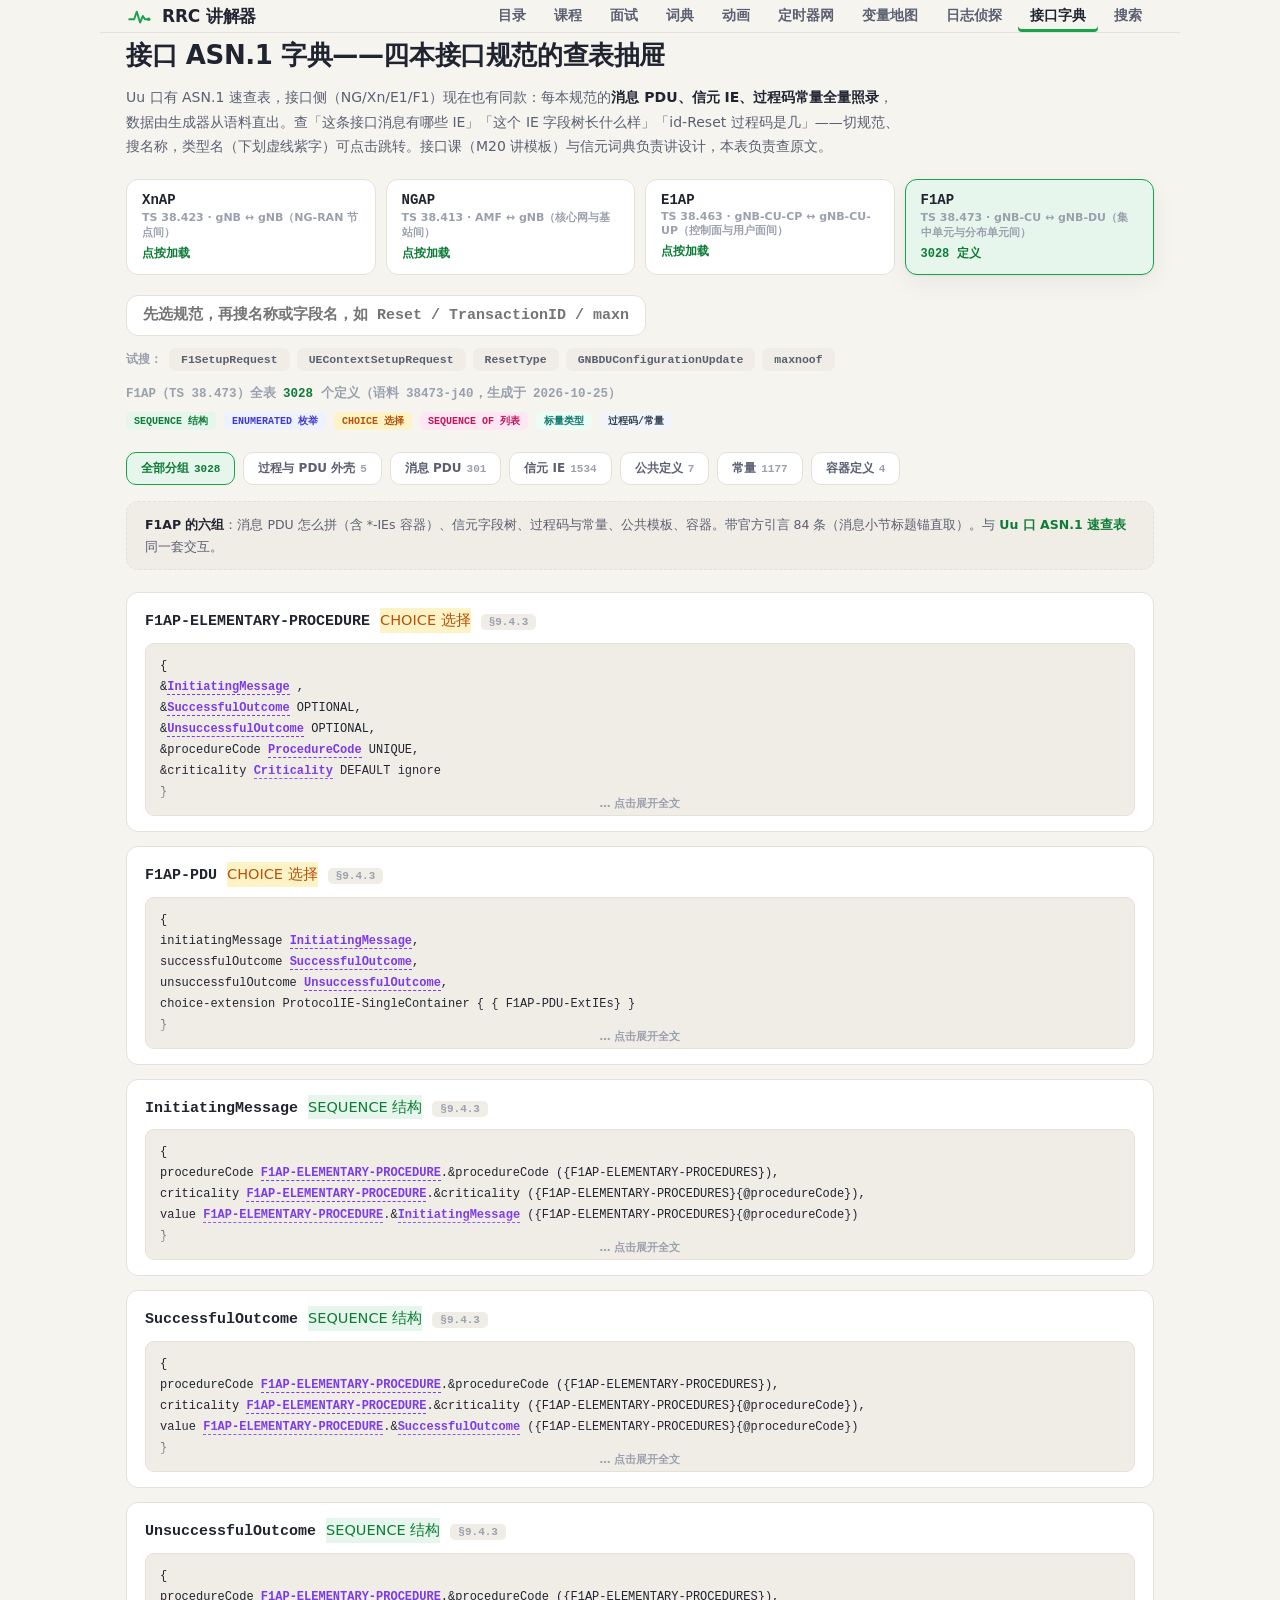
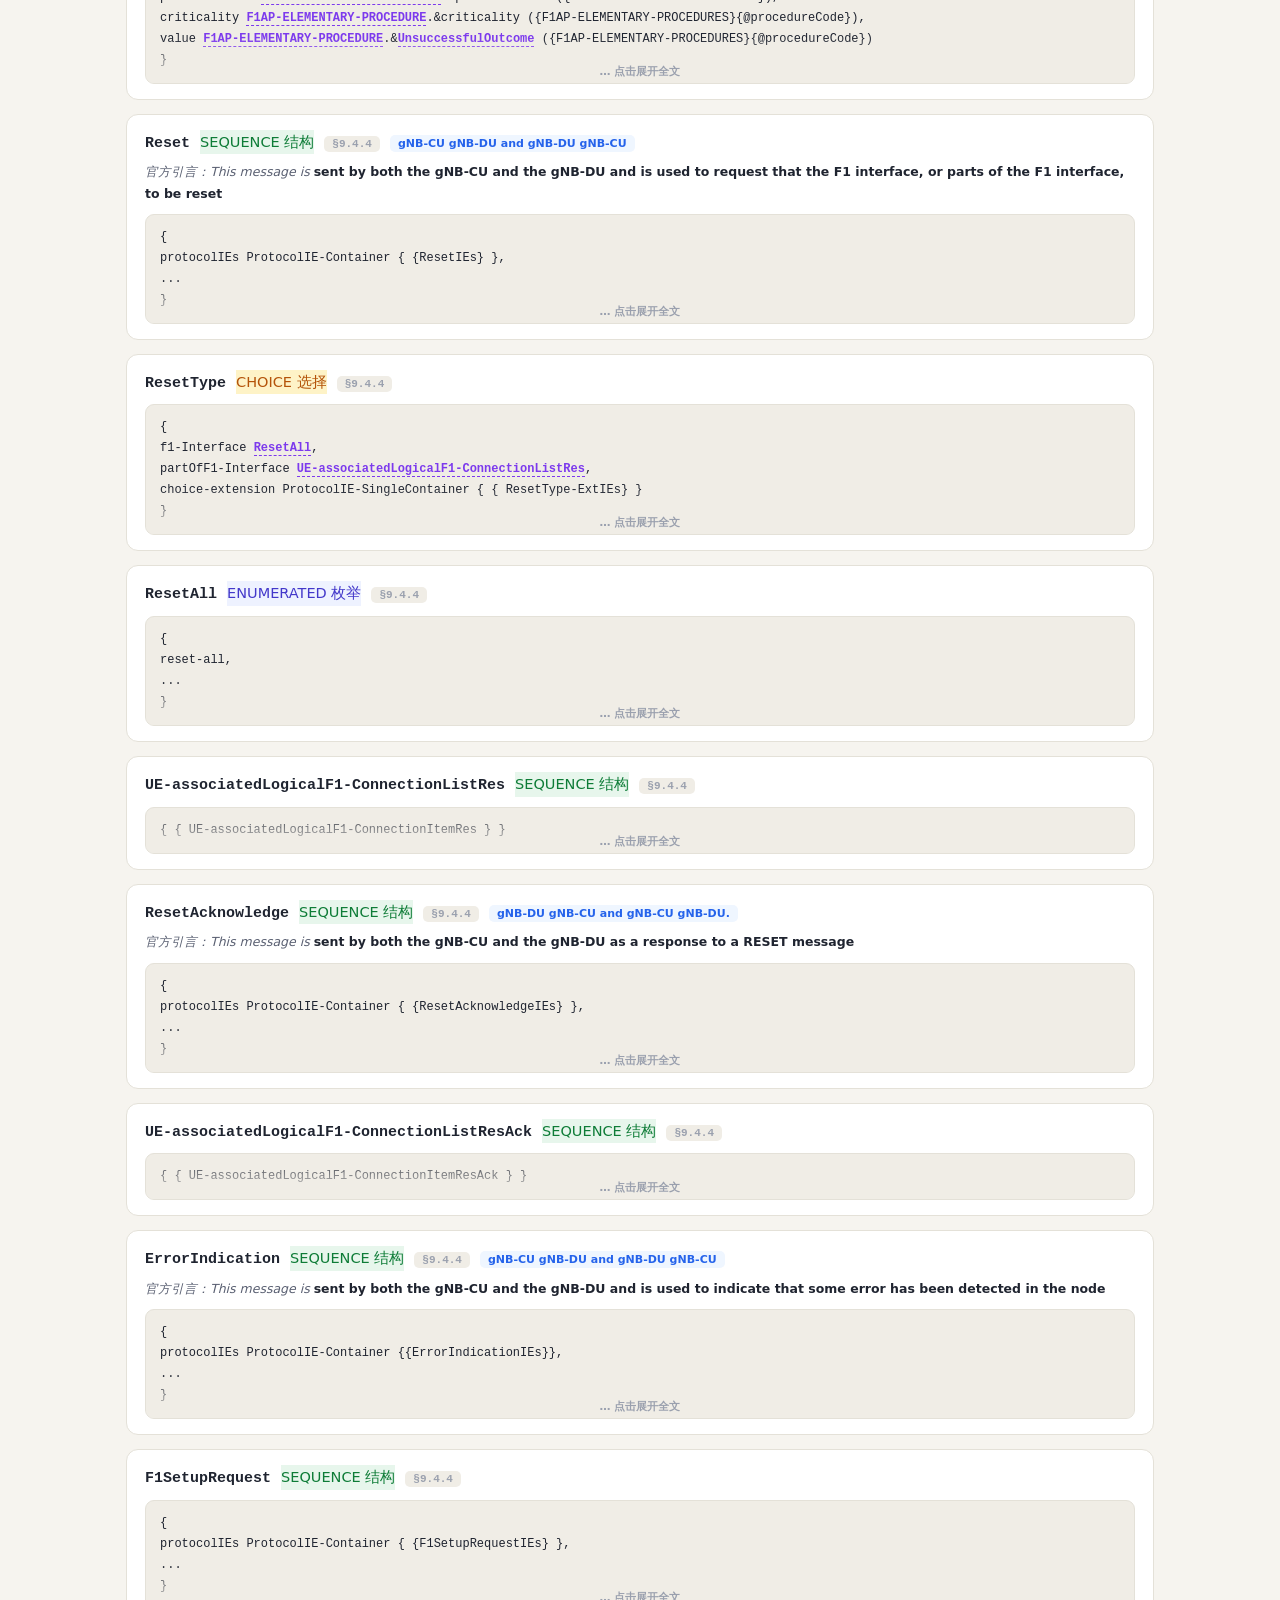
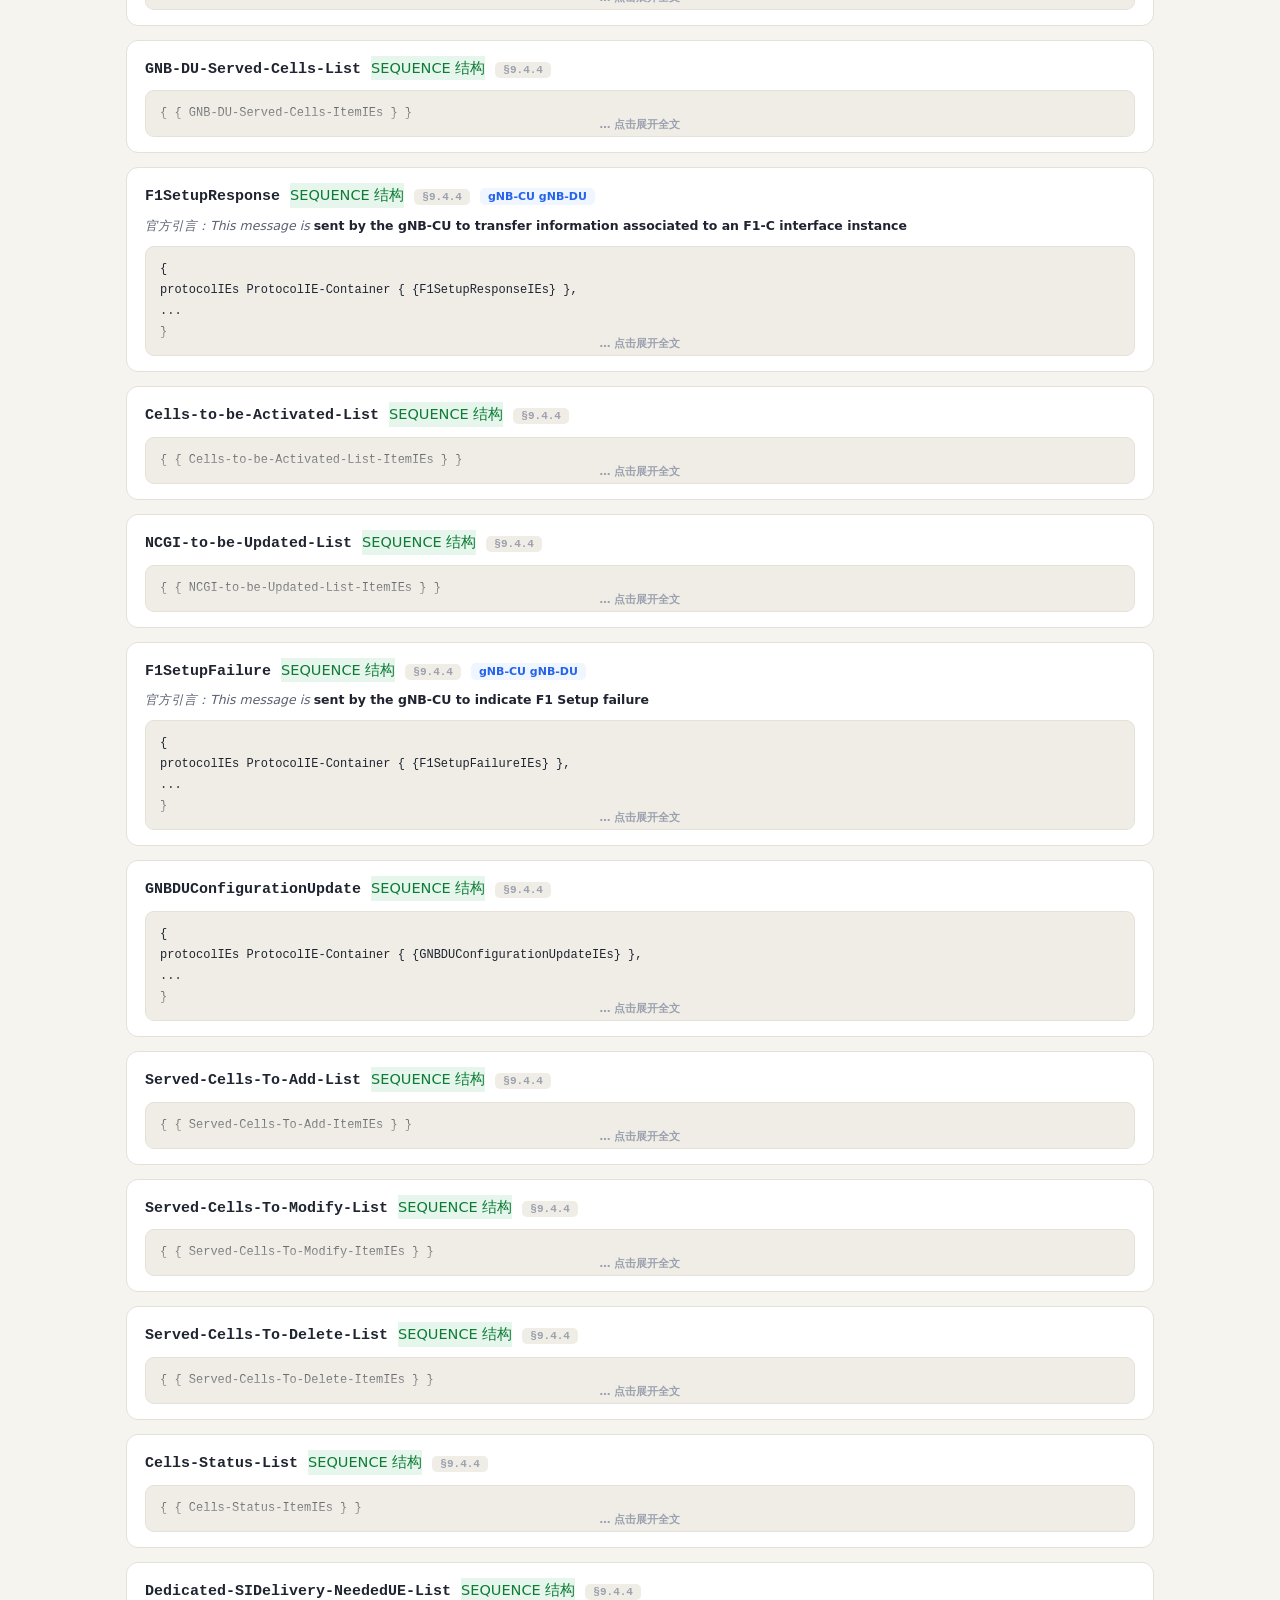
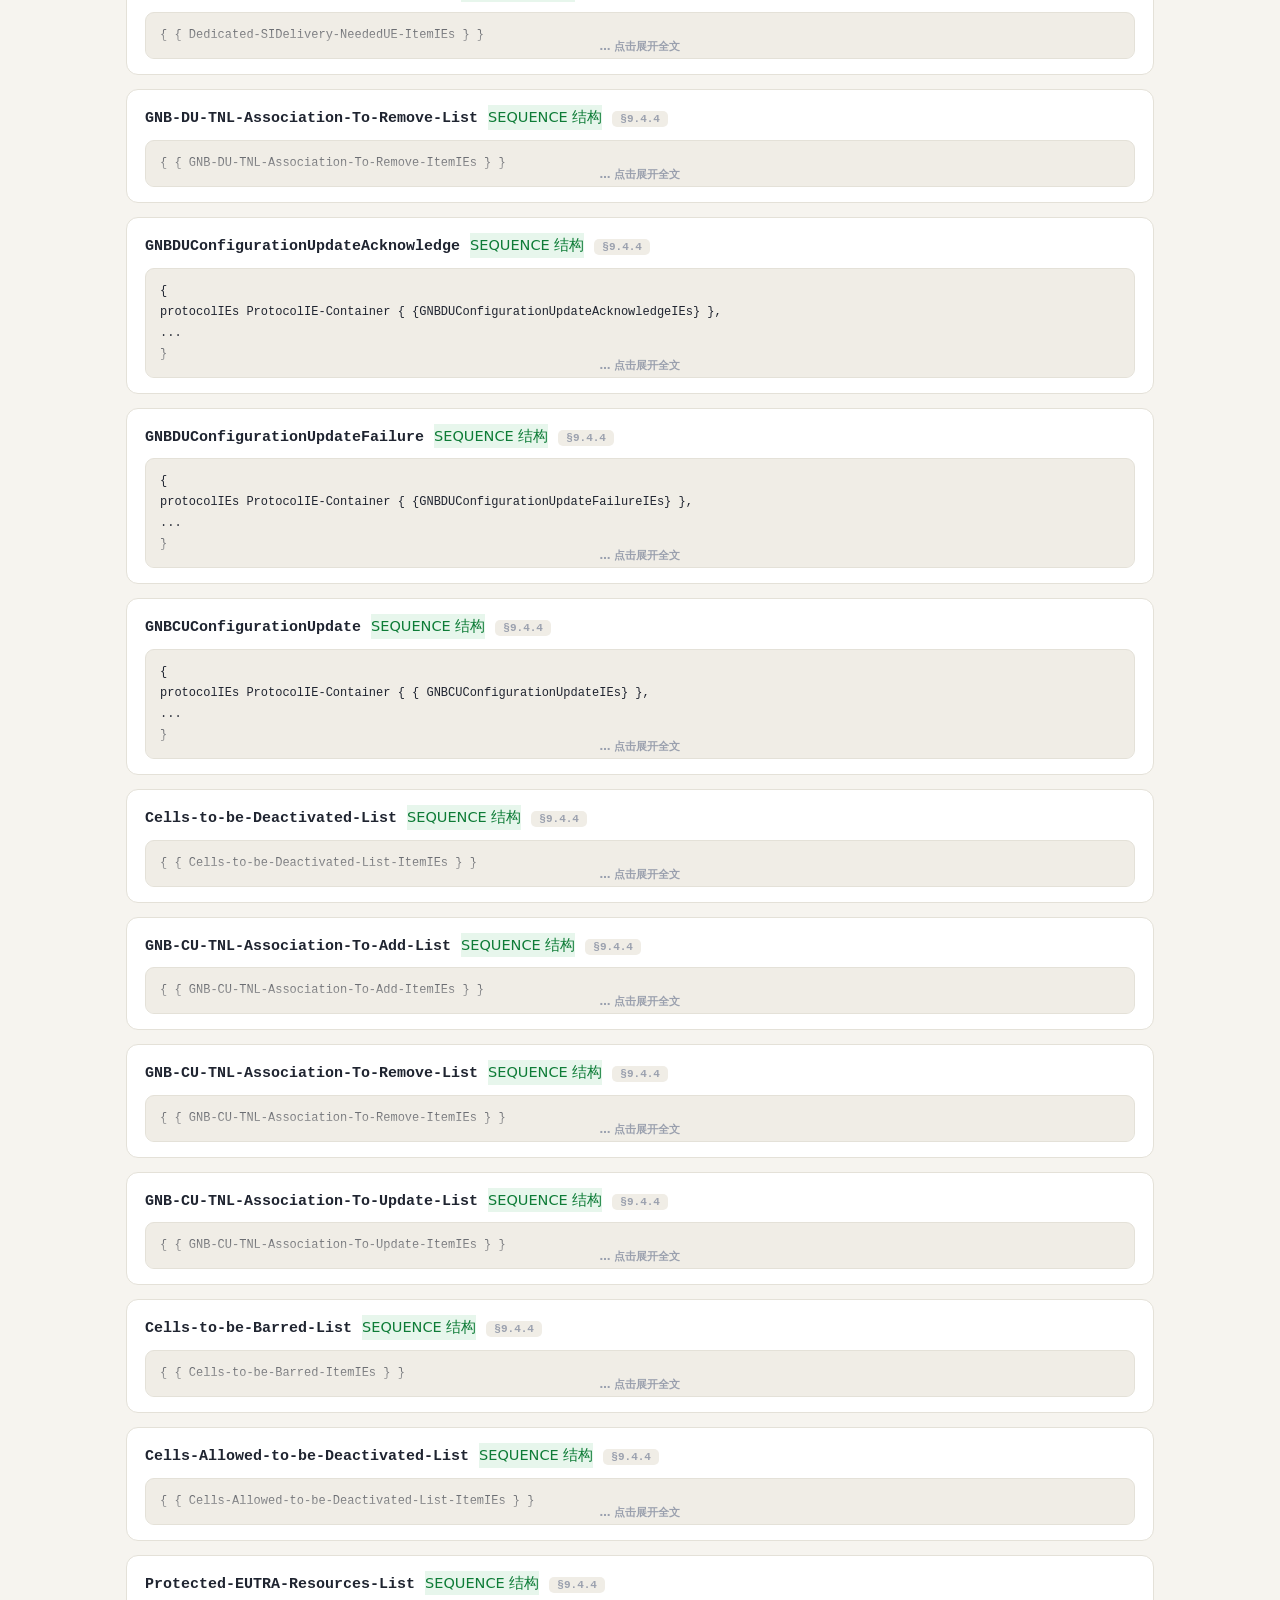
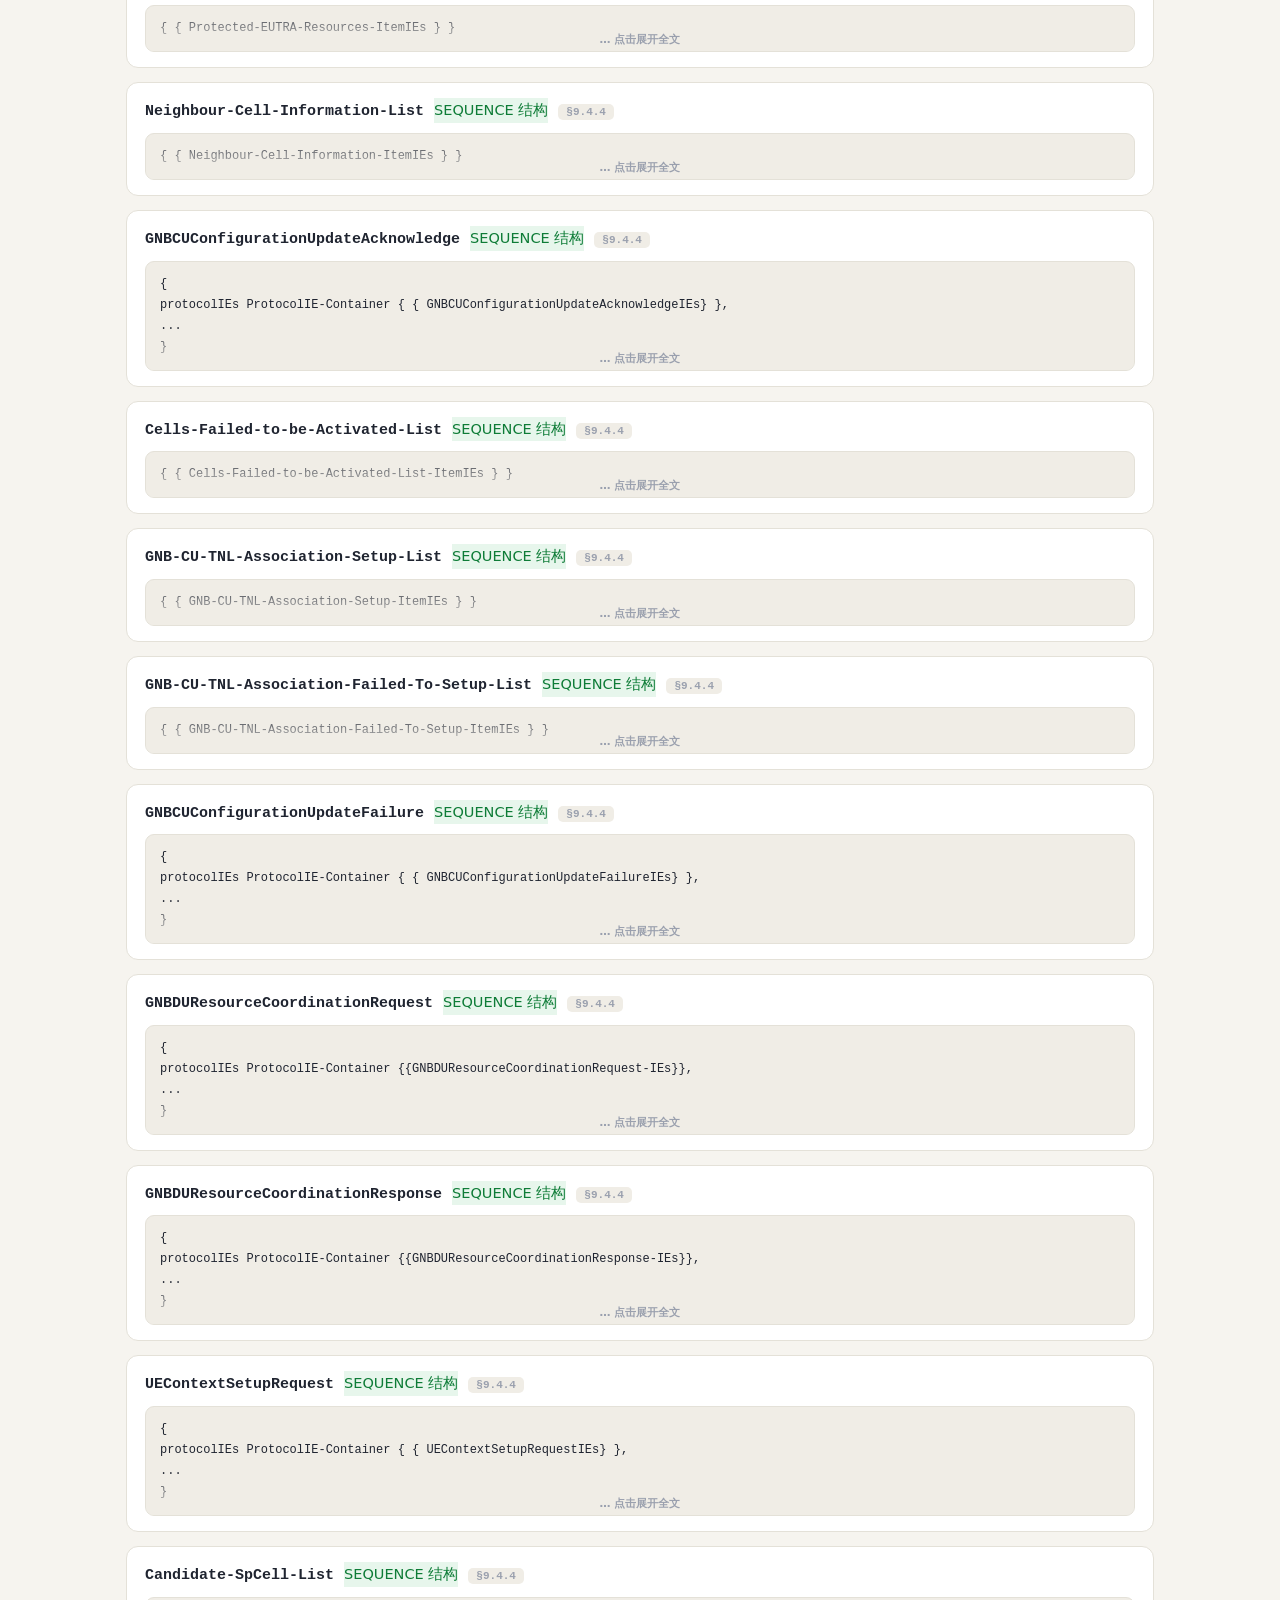
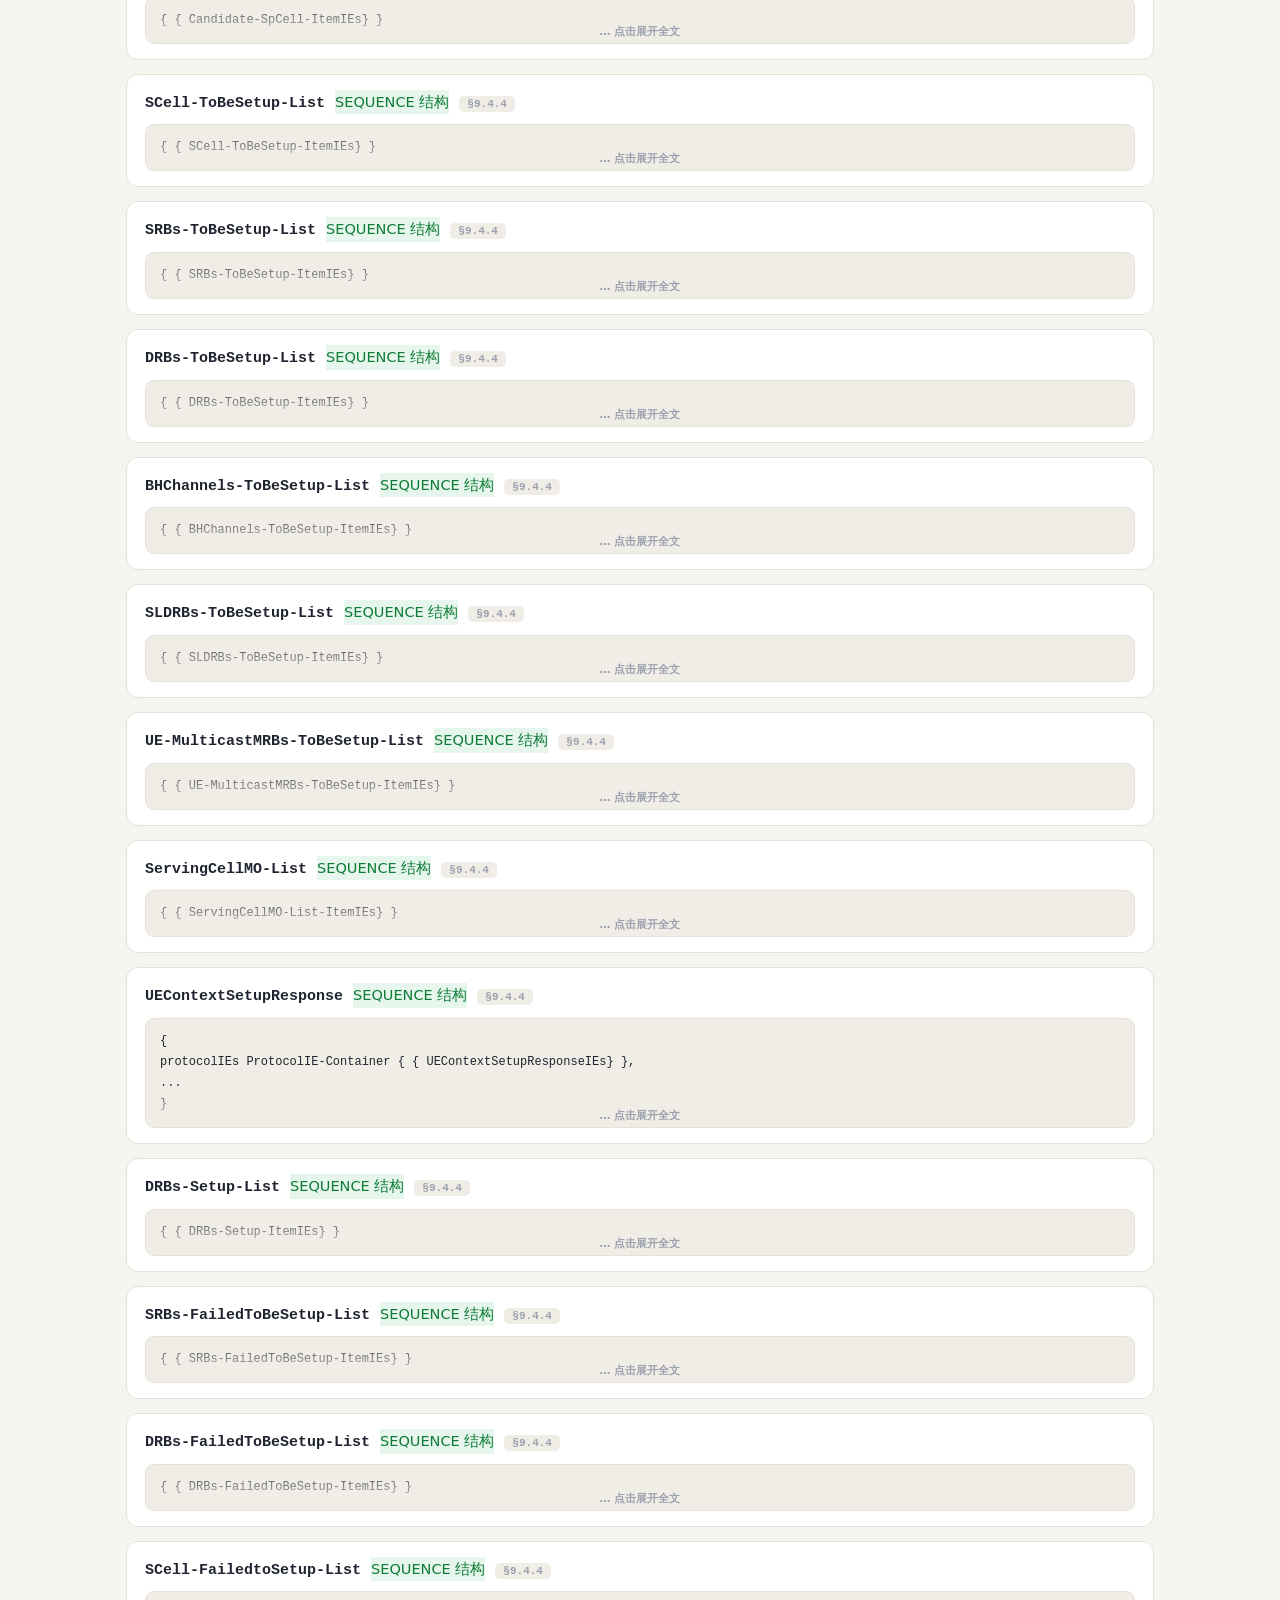
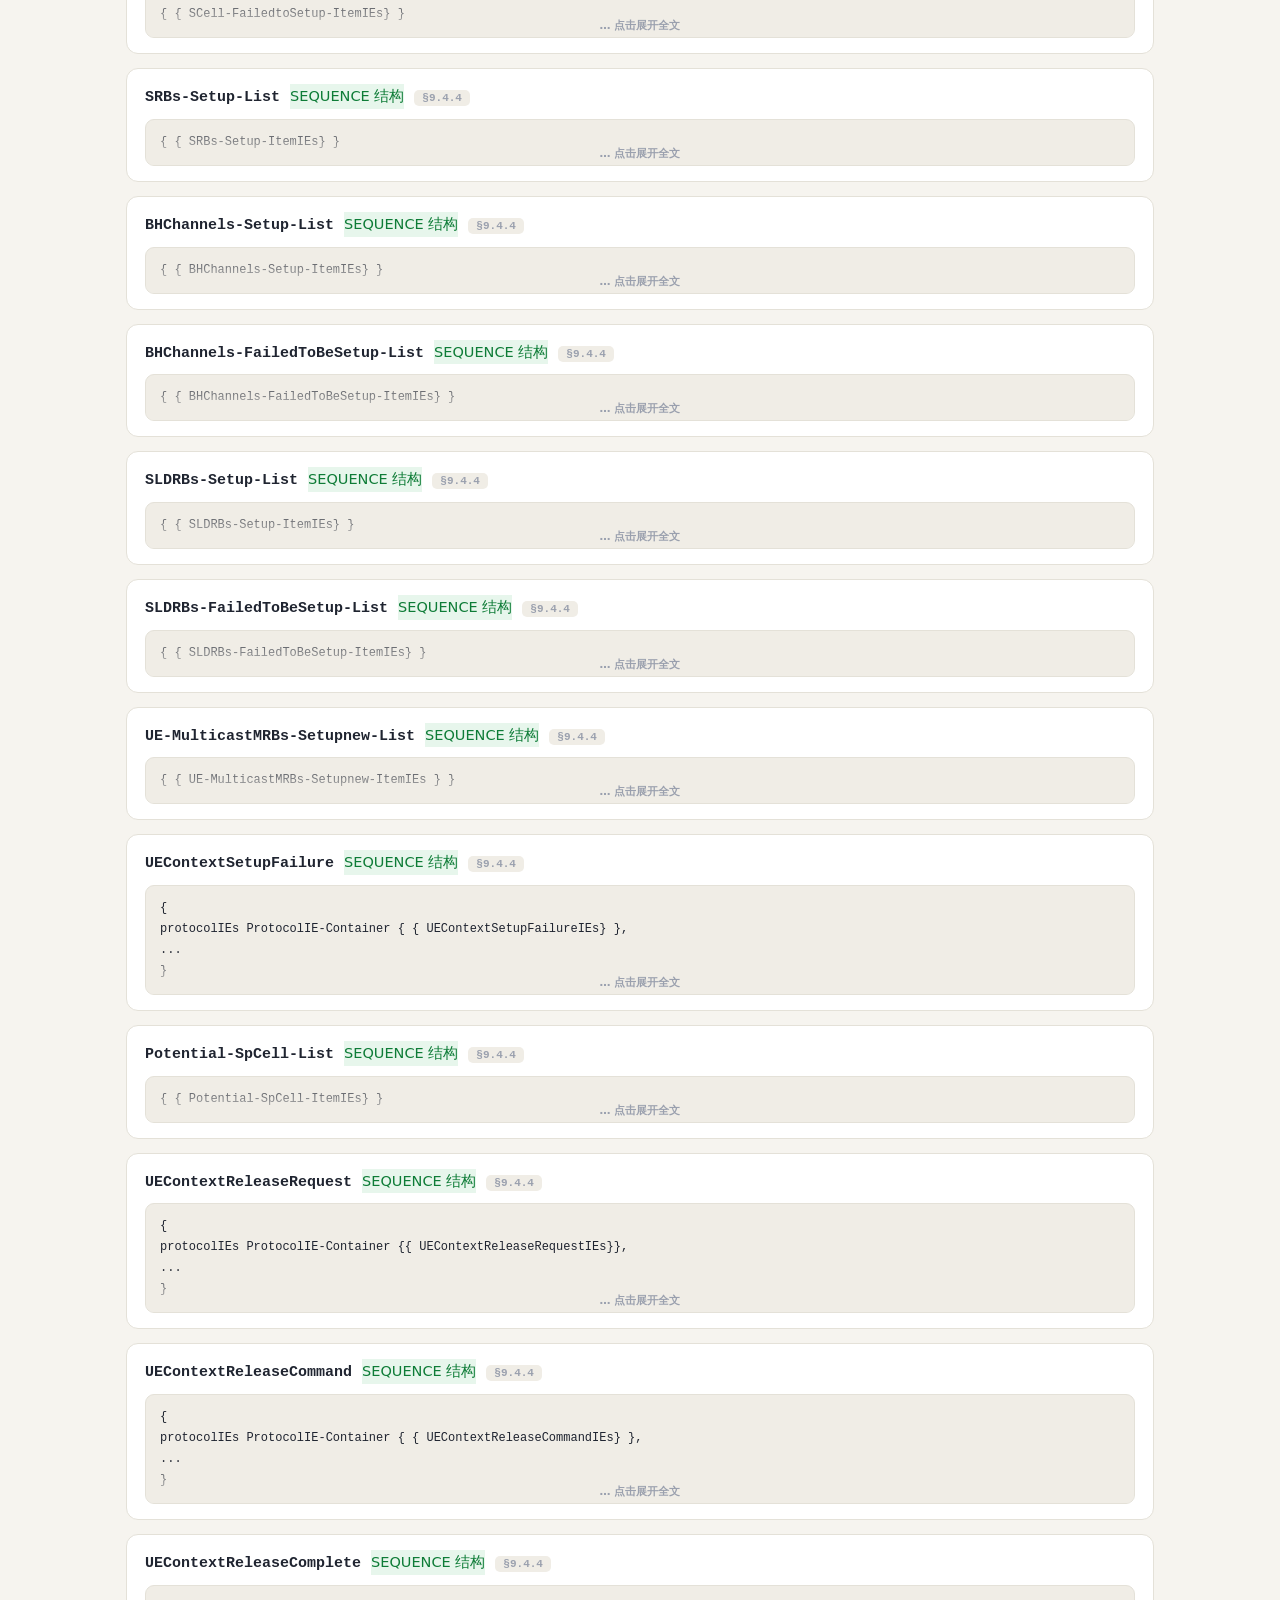
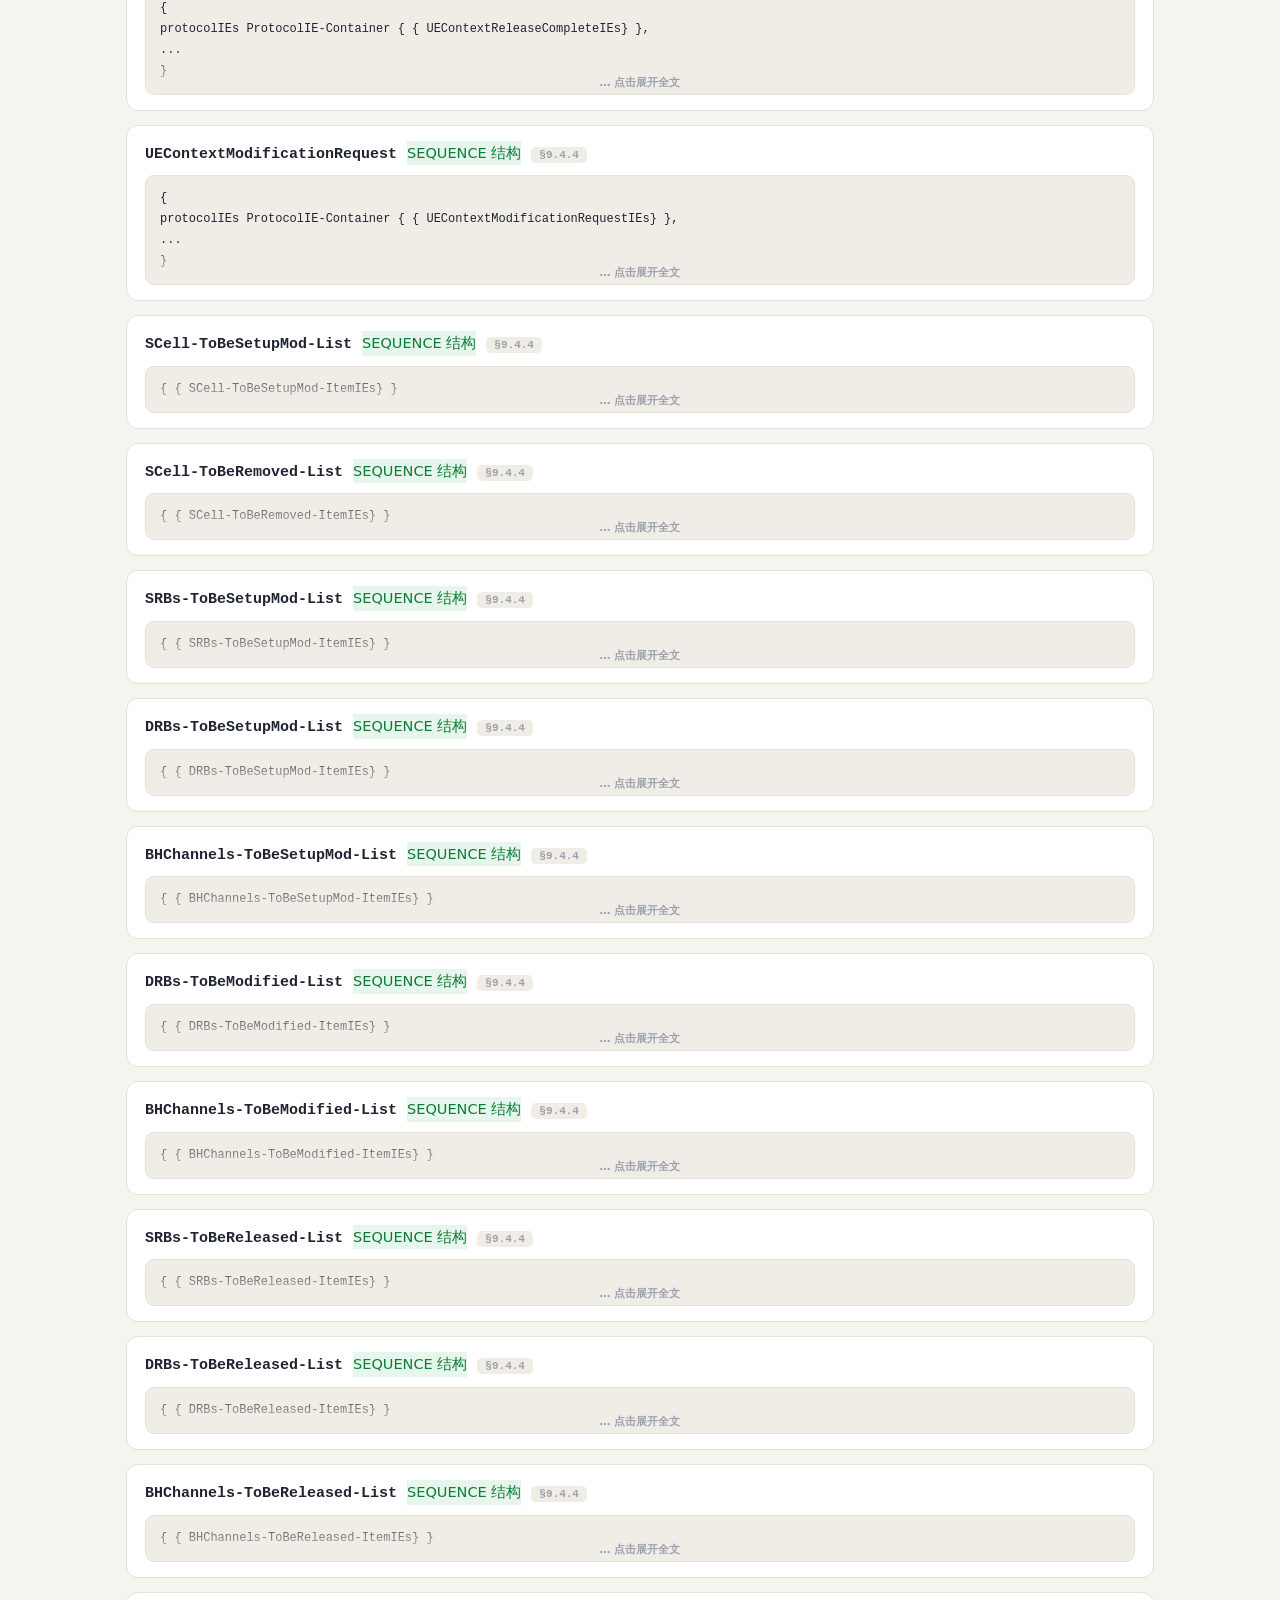
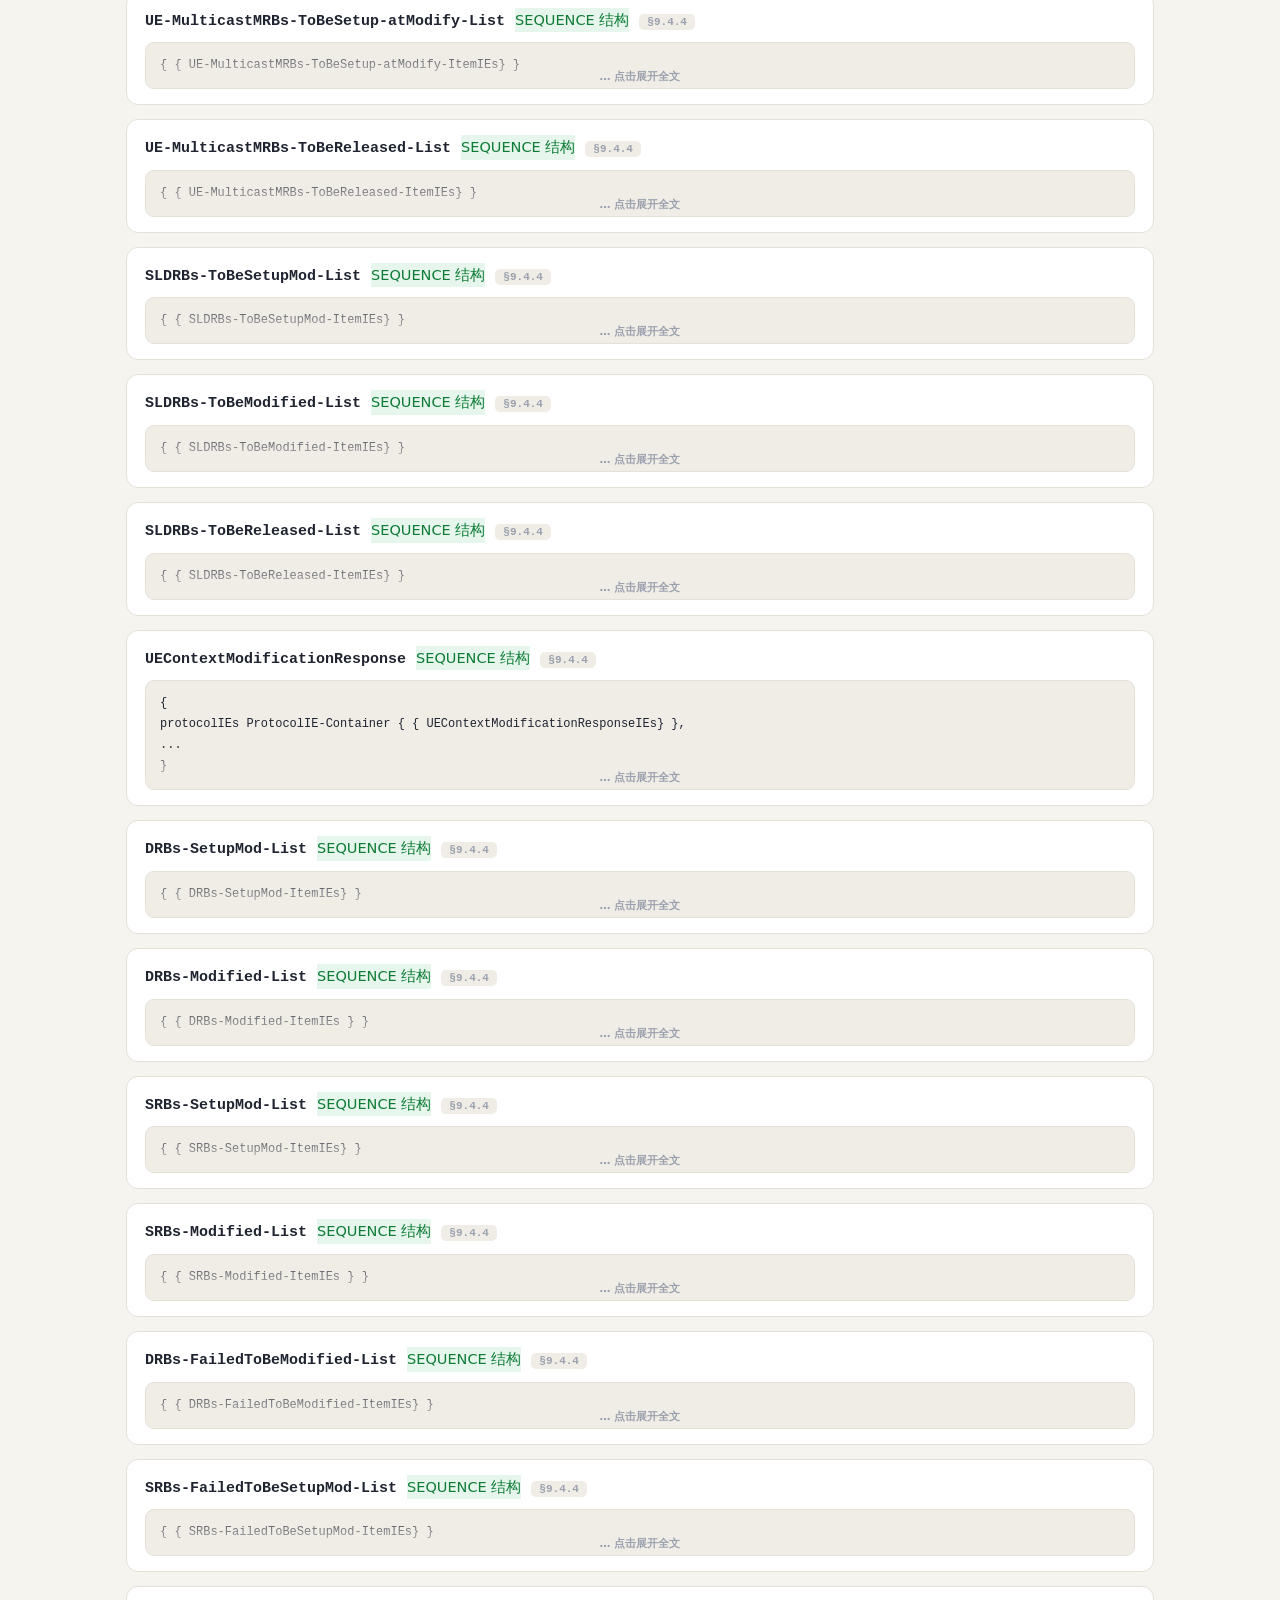
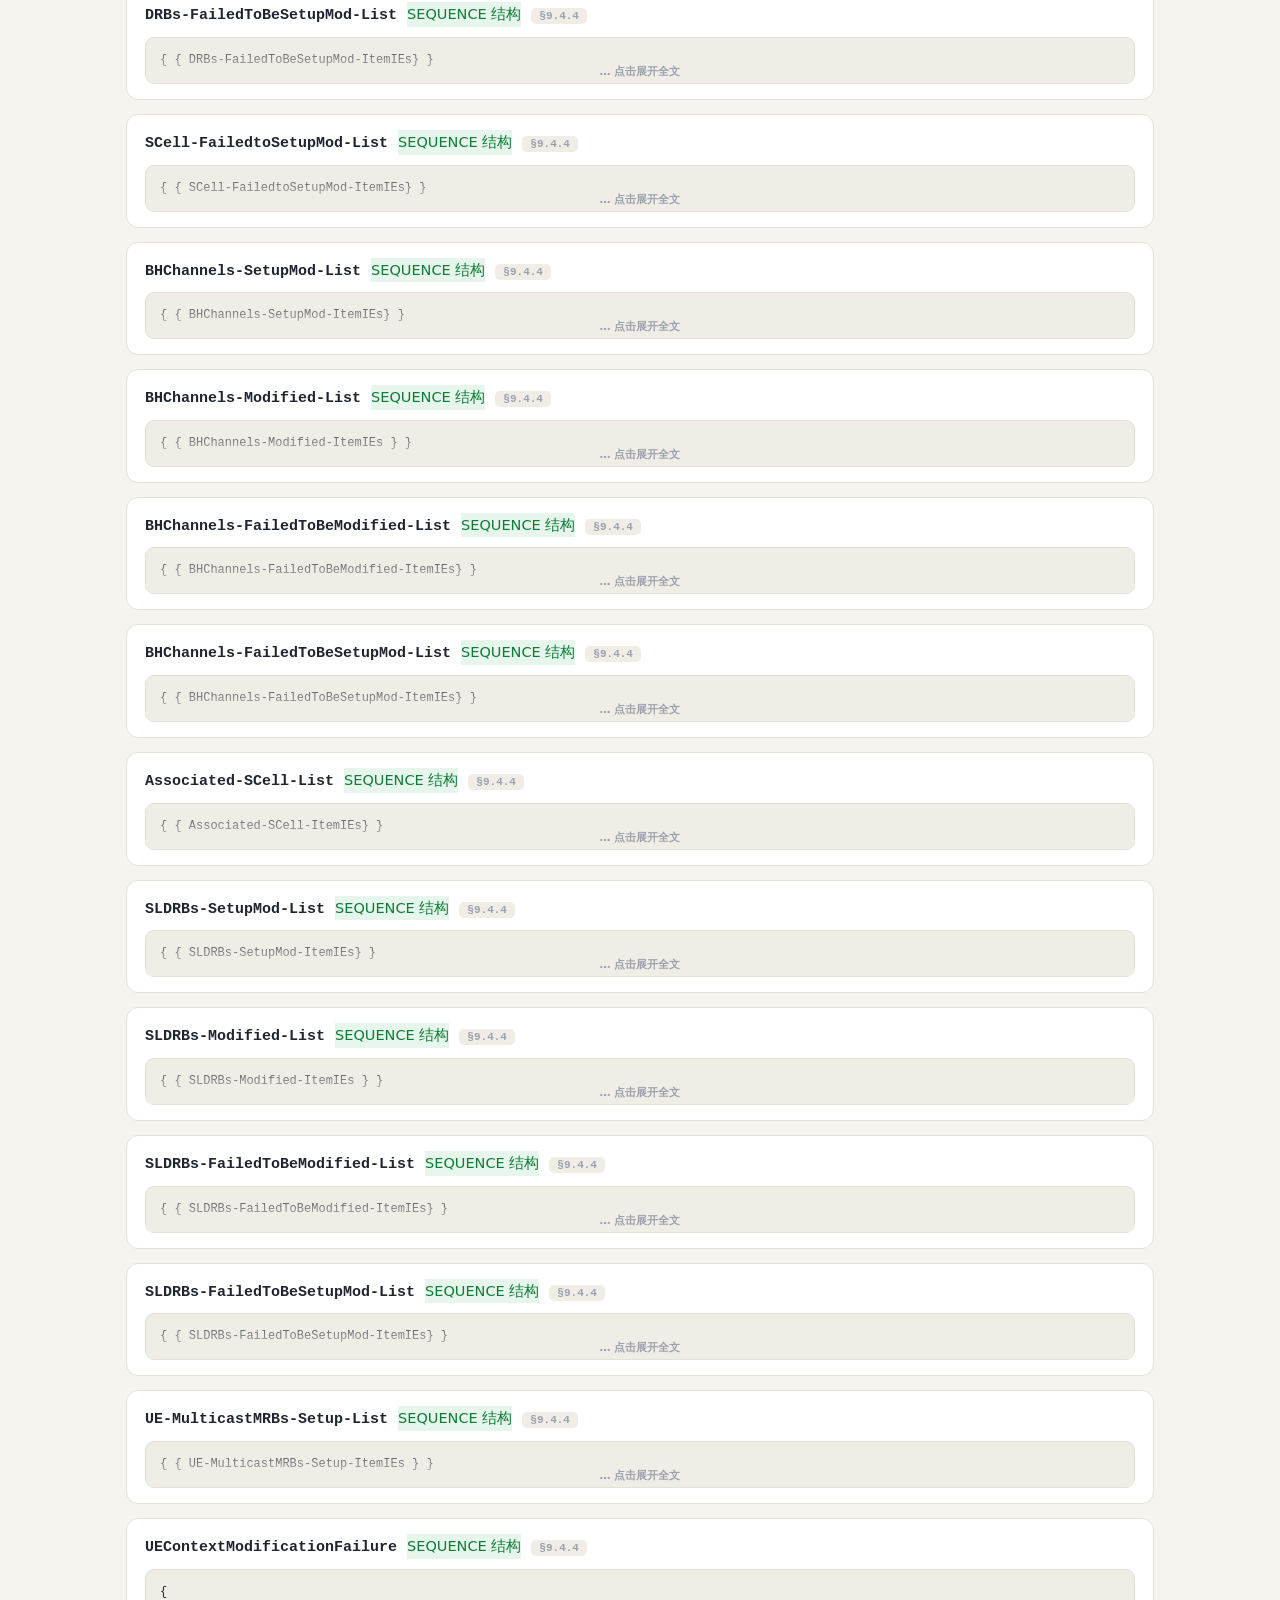
<file: asn1-if.html>
<!DOCTYPE html>
<html lang="zh-CN">
<head>
<meta charset="UTF-8">
<meta name="viewport" content="width=device-width, initial-scale=1.0">
<title>接口 ASN.1 字典 · RRC 讲解器</title>
<meta name="description" content="NGAP/XnAP/E1AP/F1AP 四接口规范全量 ASN.1 字典：消息 PDU、信元 IE、过程码常量——近八千条定义四规范切换速查，类型名可点击跳转。">
<meta property="og:title" content="接口 ASN.1 字典 · RRC 讲解器">
<meta property="og:description" content="NGAP/XnAP/E1AP/F1AP 四接口规范全量 ASN.1 字典：消息 PDU、信元 IE、过程码常量——近八千条定义四规范切换速查，类型名可点击跳转。">
<meta property="og:type" content="website">
<meta property="og:url" content="https://nossell.github.io/5g-rrc-explainer/asn1-if.html">
<link rel="stylesheet" href="assets/site.css">
<style>
.ai-wrap{max-width:1080px;margin:0 auto;padding:34px 26px 70px}
.ai-hero h1{font-size:26px;font-weight:800;letter-spacing:-.4px}
.ai-hero .sub{color:var(--tx2);font-size:14px;margin-top:8px;line-height:1.75;max-width:780px}
.ai-hero .sub b{color:var(--tx1)}
.ai-specs{margin-top:20px;display:grid;grid-template-columns:repeat(auto-fill,minmax(200px,1fr));gap:10px}
.ai-spec{border:1.5px solid var(--bd);border-radius:12px;background:var(--panel);padding:12px 15px;cursor:pointer;transition:border-color .15s}
.ai-spec:hover{border-color:var(--accent)}
.ai-spec.on{border-color:var(--accent);background:var(--accent-bg);box-shadow:var(--shadow-card)}
.ai-spec .sn{font:800 14px var(--mono);color:var(--tx1)}
.ai-spec .st{font:600 11px var(--sans);color:var(--tx3);margin-top:2px}
.ai-spec .sc{font:700 12px var(--mono);color:var(--accent-deep);margin-top:5px}
.ai-searchbar{margin-top:20px;display:flex;gap:10px;align-items:center}
.ai-searchbar input{flex:1;max-width:520px;font:600 15px var(--mono);padding:11px 16px;border:1.5px solid var(--bd);border-radius:12px;background:var(--panel);color:var(--tx1);outline:none}
.ai-searchbar input:focus{border-color:var(--accent)}
.ai-searchbar .ai-clear{font:700 12px var(--sans);color:var(--tx3);cursor:pointer;user-select:none;padding:6px 4px}
.ai-searchbar .ai-clear:hover{color:var(--tx1)}
.ai-chips{margin-top:12px;display:flex;gap:7px;flex-wrap:wrap;align-items:center}
.ai-chips .lbl{font:600 12px var(--sans);color:var(--tx3)}
.ai-chip{font:700 11.5px var(--mono);padding:4px 11px;border-radius:7px;background:var(--inset);color:var(--tx2);cursor:pointer;border:1px solid transparent}
.ai-chip:hover{border-color:var(--accent);color:var(--tx1)}
.ai-count{margin-top:14px;font:600 12.5px var(--mono);color:var(--tx3)}
.ai-count b{color:var(--accent-deep)}
.ai-legend{margin-top:10px;display:flex;gap:8px;flex-wrap:wrap;font:600 11.5px var(--sans);color:var(--tx3)}
.ai-legend .k{font:800 10px var(--mono);padding:2px 8px;border-radius:5px}
.k-q{background:#E7F6EC;color:#0E7C37}.k-e{background:#EEF2FF;color:#4338CA}
.k-c{background:#FEF3C7;color:#B45309}.k-l{background:#FCE7F3;color:#BE185D}
.k-s{background:#ECFDF5;color:#0F766E}.k-k{background:#F1F5F9;color:#334155}
.ai-groups{margin-top:22px;display:flex;gap:8px;flex-wrap:wrap}
.ai-g{font:700 12px var(--sans);padding:7px 14px;border-radius:10px;border:1px solid var(--bd);background:var(--panel);cursor:pointer;color:var(--tx2)}
.ai-g:hover{border-color:var(--accent)}
.ai-g.on{background:var(--accent-bg);border-color:var(--accent);color:var(--accent-deep)}
.ai-g .gc{font:800 11px var(--mono);color:var(--tx3);margin-left:5px}
.ai-g.on .gc{color:var(--accent-deep)}
.ai-note{margin-top:16px;border:1px dashed var(--bd);border-radius:12px;padding:12px 18px;background:var(--inset);font-size:12.5px;color:var(--tx2);line-height:1.75}
.ai-note b{color:var(--tx1)}
.ai-list{margin-top:22px}
.ai-more{margin:18px 0;font-size:13px;color:var(--tx3);text-align:center}
.ai-card{margin-top:14px;border:1px solid var(--bd);border-radius:12px;background:var(--panel);padding:15px 18px}
.ai-top{display:flex;align-items:baseline;gap:10px;flex-wrap:wrap}
.ai-name{font:800 15px var(--mono);color:var(--tx1);overflow-wrap:anywhere}
.ai-sec{font:700 11px var(--mono);color:var(--tx3);background:var(--inset);border-radius:5px;padding:2px 8px;cursor:pointer}
.ai-sec:hover{color:var(--accent-deep)}
.ai-dr{font:700 11px var(--sans);color:#2563EB;background:#EFF6FF;border-radius:5px;padding:2px 8px}
.ai-rawnote{margin-top:7px;font-size:11.5px;color:#B45309;background:#FEF3C7;border-radius:6px;padding:4px 10px;line-height:1.6}
.ai-desc{margin-top:7px;font-size:12.5px;color:var(--tx2);line-height:1.7;font-style:italic}
.ai-desc b{font-style:normal;font-weight:700;color:var(--tx1)}
.ai-body{margin-top:10px;background:var(--inset);border:1px solid var(--bd);border-radius:9px;padding:12px 14px;font:500 12px/1.75 var(--mono);color:var(--tx1);white-space:pre-wrap;overflow-wrap:anywhere;max-height:290px;overflow:hidden;position:relative;cursor:pointer}
.ai-body.open{max-height:none;overflow:visible;cursor:default}
.ai-body:not(.open)::after{content:'… 点击展开全文';position:absolute;left:0;right:0;bottom:0;padding:26px 0 4px;background:linear-gradient(transparent,var(--inset));font:600 11px var(--sans);color:var(--tx3);text-align:center}
.ai-tk{color:var(--nas);font-weight:700;cursor:pointer;border-bottom:1px dashed var(--nas)}
.ai-tk:hover{color:#6D28D9}
.ai-empty{margin-top:40px;text-align:center;color:var(--tx3);font-size:13.5px}
.ai-foot{margin-top:34px;font-size:12.5px;color:var(--tx3);line-height:1.8;border-top:1px solid var(--bd);padding-top:16px}
.ai-foot a{color:var(--accent-deep);font-weight:700;text-decoration:none}
.ai-foot a:hover{text-decoration:underline}
</style>
</head>
<body>
<div class="ai-wrap">
  <header class="top" style="margin:-34px -26px 0;padding:0 26px">
  <a class="brand" href="index.html">
    <svg class="logo" viewBox="0 0 24 24" fill="none" aria-hidden="true"><path d="M3 15 L7.5 15 L10 8 L13 18 L15.5 12 L17.5 15 L21 15" stroke="#18A34A" stroke-width="1.8" stroke-linecap="round" stroke-linejoin="round"/><circle cx="21" cy="15" r="1.6" fill="#18A34A"/></svg>
    RRC 讲解器
  </a>
  <nav class="topnav">
    <a class="navlink" href="index.html">目录</a>
    <a class="navlink" href="app.html">课程</a>
    <a class="navlink" href="interview.html">面试</a>
    <a class="navlink" href="dict.html">词典</a>
    <a class="navlink" href="anim.html">动画</a>
    <a class="navlink" href="timer-net.html">定时器网</a>
    <a class="navlink" href="variables-map.html">变量地图</a>
    <a class="navlink" href="log-detective.html">日志侦探</a>
    <a class="navlink on" href="asn1-if.html">接口字典</a>
    <a class="navlink" href="search.html">搜索</a>
  </nav>
  </header>

  <section class="ai-hero">
    <h1>接口 ASN.1 字典——四本接口规范的查表抽屉</h1>
    <p class="sub">Uu 口有 ASN.1 速查表，接口侧（NG/Xn/E1/F1）现在也有同款：每本规范的<b>消息 PDU、信元 IE、过程码常量全量照录</b>，数据由生成器从语料直出。查「这条接口消息有哪些 IE」「这个 IE 字段树长什么样」「id-Reset 过程码是几」——切规范、搜名称，类型名（下划虚线紫字）可点击跳转。接口课（M20 讲模板）与信元词典负责讲设计，本表负责查原文。</p>
    <div class="ai-specs" id="specs"></div>
    <div class="ai-searchbar">
      <input id="q" type="text" placeholder="先选规范，再搜名称或字段名，如 Reset / TransactionID / maxnoof…" autocomplete="off" spellcheck="false">
      <span class="ai-clear" id="clear" hidden>清空 ✕</span>
    </div>
    <div class="ai-chips" id="chips"><span class="lbl">试搜：</span></div>
    <div class="ai-count" id="count"></div>
    <div class="ai-legend">
      <span class="k k-q">SEQUENCE 结构</span><span class="k k-e">ENUMERATED 枚举</span><span class="k k-c">CHOICE 选择</span><span class="k k-l">SEQUENCE OF 列表</span><span class="k k-s">标量类型</span><span class="k k-k">过程码/常量</span>
    </div>
  </section>

  <div class="ai-groups" id="groups"></div>
  <div class="ai-note" id="note"></div>
  <div class="ai-list" id="list"></div>
  <div class="ai-foot" id="foot"></div>
</div>
<script>
(function () {
  'use strict';
  var SPECS = [
    { key: 'xn', label: 'XnAP', obj: 'IF_ASN1_XN', ts: 'TS 38.423', role: 'gNB ↔ gNB（NG-RAN 节点间）', chips: ['Reset', 'handoverPreparation', 'XnSetupRequest', 'Cause', 'maxnoof'] },
    { key: 'ng', label: 'NGAP', obj: 'IF_ASN1_NG', ts: 'TS 38.413', role: 'AMF ↔ gNB（核心网与基站间）', chips: ['PDUSessionResourceSetupRequest', 'InitialUEMessage', 'TransactionID', 'id-Reset', 'AMF-UE-NGAP-ID'] },
    { key: 'e1', label: 'E1AP', obj: 'IF_ASN1_E1', ts: 'TS 38.463', role: 'gNB-CU-CP ↔ gNB-CU-UP（控制面与用户面间）', chips: ['BearerContextSetupRequest', 'E1SetupRequest', 'gNB-CU-UP-UE-E1-AP-ID', 'Cause', 'id-Reset'] },
    { key: 'f1', label: 'F1AP', obj: 'IF_ASN1_F1', ts: 'TS 38.473', role: 'gNB-CU ↔ gNB-DU（集中单元与分布单元间）', chips: ['F1SetupRequest', 'UEContextSetupRequest', 'ResetType', 'GNBDUConfigurationUpdate', 'maxnoof'] },
  ];
  var FILE = { xn: 'assets/content/xn-defs.js', ng: 'assets/content/ng-defs.js', e1: 'assets/content/e1-defs.js', f1: 'assets/content/f1-defs.js' };
  var KIND = { q: 'SEQUENCE 结构', e: 'ENUMERATED 枚举', c: 'CHOICE 选择', l: 'SEQUENCE OF 列表', s: '标量类型', k: '过程码/常量' };
  var LIMIT = 160;
  var state = { s: 'f1', q: '', g: -1 };

  var DATA = {};

  /* v54 按规范懒加载（审计第八节第 2 步）：四本接口规范数据共 1.4MB 原为四枚同步
     <script> 全量加载，首屏只需要默认/URL 指定的一本——改为点按/需要时动态拉取并缓存，
     首屏字节 -69%。已加载规范同步回调，未加载的去重排队。 */
  var LOADING = {};
  function loadSpec(key, cb) {
    if (DATA[key]) { cb(); return; }
    var sp = SPECS.filter(function (x) { return x.key === key; })[0];
    if (!sp) { cb(); return; }
    if (LOADING[key]) { LOADING[key].push(cb); return; }
    LOADING[key] = [cb];
    var s = document.createElement('script');
    s.src = FILE[key];
    s.onload = function () {
      var o = window[sp.obj];
      if (o && o.defs) DATA[key] = o;
      var cbs = LOADING[key] || []; delete LOADING[key];
      cbs.forEach(function (f) { f(); });
    };
    s.onerror = function () {
      var cbs = LOADING[key] || []; delete LOADING[key];
      cbs.forEach(function (f) { f(); });
    };
    document.head.appendChild(s);
  }

  // 预索引（按规范惰性建：切到才建）
  var IDX = {};
  function idxOf(key) {
    if (IDX[key]) return IDX[key];
    var d = DATA[key].defs;
    var names = {};
    for (var i = 0; i < d.length; i++) {
      d[i]._s = (d[i].n + '\n' + d[i].b).toLowerCase();
      names[d[i].n.split(' { ')[0]] = i;
    }
    IDX[key] = { names: names };
    return IDX[key];
  }

  var qEl = document.getElementById('q');
  var clearEl = document.getElementById('clear');
  var listEl = document.getElementById('list');
  var countEl = document.getElementById('count');
  var groupsEl = document.getElementById('groups');
  var chipsEl = document.getElementById('chips');
  var noteEl = document.getElementById('note');
  var specsEl = document.getElementById('specs');

  function esc(s) { return String(s).replace(/&/g, '&amp;').replace(/</g, '&lt;').replace(/>/g, '&gt;'); }
  function cur() { return DATA[state.s]; }
  function idx() { return idxOf(state.s); }

  function linkify(escaped) {
    var names = idx().names;
    return escaped.replace(/[A-Za-z][A-Za-z0-9-]*/g, function (w) {
      if (Object.prototype.hasOwnProperty.call(names, w)) {
        return '<span class="ai-tk" data-tk="' + w + '">' + w + '</span>';
      }
      return w;
    });
  }

  function card(d) {
    var h = '<div class="ai-card"><div class="ai-top"><span class="ai-name">' + esc(d.n) + '</span>';
    h += '<span class="k k-' + d.k + '">' + KIND[d.k] + '</span>';
    h += '<span class="ai-sec" data-g="' + d.g + '" title="只看该分组">§' + d.c + '</span>';
    if (d.dr) h += '<span class="ai-dr">' + esc(d.dr) + '</span>';
    h += '</div>';
    if (d.d) h += '<div class="ai-desc">官方引言：This message is <b>' + esc(d.d) + '</b></div>';
    h += '<pre class="ai-body">' + linkify(esc(d.b)) + '</pre>';
    if (/&[A-Za-z]+OPTIONAL/.test(d.b)) {
      h += '<div class="ai-rawnote">语料原样：上一字段树正文在规范源文件（clauses.json）中即为此粘连形态（如 &amp;SuccessfulOutcomeOPTIONAL），本表照录不改写——规范 PDF 中其为换行分隔的正常两词。</div>';
    }
    h += '</div>';
    return h;
  }

  function render() {
    var D = cur().defs;
    var G = cur().groups;
    var q = state.q.trim().toLowerCase();
    var hits = [], nameHits = [];
    for (var j = 0; j < D.length; j++) {
      var d = D[j];
      if (state.g >= 0 && d.g !== state.g) continue;
      if (!q) { hits.push(d); continue; }
      if (d.n.toLowerCase().indexOf(q) >= 0) nameHits.push(d);
      else if (d._s.indexOf(q) >= 0) hits.push(d);
    }
    var all = nameHits.concat(hits);
    var shown = Math.min(all.length, LIMIT);
    var h = '';
    for (var k = 0; k < shown; k++) h += card(all[k]);
    if (all.length > LIMIT) h += '<div class="ai-more">命中 ' + all.length + ' 条，已显示前 ' + LIMIT + ' 条——输入更精确的名称收窄。</div>';
    if (!all.length) {
      h = '<div class="ai-empty">没有命中——试试短一点的词（如 Reset、TransactionID、Cause）。<br>搜索在当前规范内进行，注意左上角是否选对了规范。</div>';
    }
    listEl.innerHTML = h;
    var sp = SPECS.filter(function (x) { return x.key === state.s; })[0];
    var cs;
    if (!q && state.g < 0) {
      cs = sp.label + '（' + sp.ts + '）全表 <b>' + D.length + '</b> 个定义（语料 ' + cur().meta.corpus + '，生成于 ' + cur().meta.generated + '）';
    } else if (!q) {
      cs = sp.label + ' 分组「' + G[state.g].name + '」：<b>' + all.length + '</b> 个定义';
    } else {
      cs = sp.label + '「' + esc(state.q.trim()) + '」命中 <b>' + all.length + '</b> 个定义' + (state.g >= 0 ? '（组「' + G[state.g].name + '」内）' : '') + (all.length > LIMIT ? '，显示前 ' + LIMIT + ' 条' : '');
    }
    countEl.innerHTML = cs;
    clearEl.hidden = !state.q;
  }

  function renderSpecs() {
    var h = '';
    SPECS.forEach(function (sp) {
      var sc = DATA[sp.key] ? DATA[sp.key].defs.length + ' 定义' : (LOADING[sp.key] ? '加载中…' : '点按加载');
      h += '<div class="ai-spec' + (state.s === sp.key ? ' on' : '') + '" data-s="' + sp.key + '">' +
        '<div class="sn">' + sp.label + '</div><div class="st">' + sp.ts + ' · ' + esc(sp.role) + '</div>' +
        '<div class="sc">' + sc + '</div></div>';
    });
    specsEl.innerHTML = h;
  }

  function renderGroups() {
    var D = cur().defs, G = cur().groups;
    var gc = ['<span class="ai-g' + (state.g < 0 ? ' on' : '') + '" data-g="-1">全部分组<span class="gc">' + D.length + '</span></span>'];
    for (var j = 0; j < G.length; j++) {
      var n = 0;
      for (var k = 0; k < D.length; k++) if (D[k].g === j) n++;
      gc.push('<span class="ai-g' + (state.g === j ? ' on' : '') + '" data-g="' + j + '">' + G[j].name + '<span class="gc">' + n + '</span></span>');
    }
    groupsEl.innerHTML = gc.join('');
  }

  function renderChips() {
    var sp = SPECS.filter(function (x) { return x.key === state.s; })[0];
    var extra = chipsEl.querySelector('.lbl') ? chipsEl.querySelector('.lbl').outerHTML : '<span class="lbl">试搜：</span>';
    chipsEl.innerHTML = extra + sp.chips.map(function (w) {
      return '<span class="ai-chip" data-q="' + esc(w) + '">' + esc(w) + '</span>';
    }).join('');
  }

  function renderNote() {
    var sp = SPECS.filter(function (x) { return x.key === state.s; })[0];
    var withD = 0;
    var D = cur().defs;
    for (var j = 0; j < D.length; j++) if (D[j].d) withD++;
    noteEl.innerHTML = '<b>' + sp.label + ' 的六组</b>：消息 PDU 怎么拼（含 *-IEs 容器）、信元字段树、过程码与常量、公共模板、容器。' +
      (withD ? '带官方引言 ' + withD + ' 条（消息小节标题锚直取）。' : '本版语料无逐消息功能小节，引言从简——消息用途见接口课与规范 §9.2。') +
      '与 <a href="asn1-ref.html" style="color:var(--accent-deep);font-weight:700">Uu 口 ASN.1 速查表</a> 同一套交互。';
  }

  function foot() {
    var tot = 0, totD = 0;
    SPECS.forEach(function (sp) {
      if (!DATA[sp.key]) return;
      tot += DATA[sp.key].defs.length;
      totD += DATA[sp.key].meta.count ? DATA[sp.key].defs.length : 0;
    });
    document.getElementById('foot').innerHTML =
      '数据：XnAP ' + (DATA.xn ? DATA.xn.defs.length : '-') + ' + NGAP ' + (DATA.ng ? DATA.ng.defs.length : '-') +
      ' + E1AP ' + (DATA.e1 ? DATA.e1.defs.length : '-') + ' + F1AP ' + (DATA.f1 ? DATA.f1.defs.length : '-') +
      ' = <b>' + tot + '</b> 条定义 · 生成器 tools/gen_if_defs.py（v50）· 语料 spec_cache（38423-j30 / 38413-j30 / 38463-g90 / 38473-j40）。<br>' +
      '原文照录（含列对齐折叠与官方注释）；条款号即各规范章节号。接口设计讲解见课程 M20 与 <a href="dict.html">信元词典</a>；Uu 口定义见 <a href="asn1-ref.html">ASN.1 速查表</a>。';
  }

  var deb = null;
  qEl.addEventListener('input', function () {
    clearTimeout(deb);
    deb = setTimeout(function () { state.q = qEl.value; render(); syncHash(); }, 120);
  });
  clearEl.addEventListener('click', function () { qEl.value = ''; state.q = ''; render(); syncHash(); });

  document.addEventListener('click', function (e) {
    var t = e.target;
    if (t.classList && t.classList.contains('ai-chip')) {
      qEl.value = t.getAttribute('data-q'); state.q = qEl.value; render(); syncHash();
    } else if (t.classList && t.classList.contains('ai-spec')) {
      var nk = t.getAttribute('data-s');
      if (!DATA[nk] && !LOADING[nk]) { state.s = nk; renderSpecs(); }  // 先亮「加载中」
      state.s = nk; state.g = -1; state.q = ''; qEl.value = '';
      loadSpec(nk, function () {
        idxOf(nk);
        renderSpecs(); renderGroups(); renderChips(); renderNote(); foot(); render(); syncHash();
      });
      window.scrollTo({ top: 0, behavior: 'smooth' });
    } else if (t.classList && t.classList.contains('ai-g')) {
      state.g = parseInt(t.getAttribute('data-g'), 10);
      renderGroups(); render(); syncHash();
    } else if (t.classList && t.classList.contains('ai-sec')) {
      state.g = parseInt(t.getAttribute('data-g'), 10);
      renderGroups(); render(); syncHash();
      window.scrollTo({ top: 0, behavior: 'smooth' });
    } else if (t.classList && t.classList.contains('ai-tk')) {
      qEl.value = t.getAttribute('data-tk'); state.q = qEl.value; render(); syncHash();
    } else if (t.classList && t.classList.contains('ai-body') && !t.classList.contains('open')) {
      t.classList.add('open');
    }
  });

  function syncHash() {
    var h = ['s=' + state.s];
    if (state.q.trim()) h.push('q=' + encodeURIComponent(state.q.trim()));
    if (state.g >= 0) h.push('g=' + state.g);
    history.replaceState(null, '', '#' + h.join('&'));
  }
  function fromHash() {
    var m = location.hash.match(/s=([a-z0-9]+)/);
    if (m && FILE[m[1]]) state.s = m[1];
    m = location.hash.match(/q=([^&]+)/);
    qEl.value = m ? decodeURIComponent(m[1]) : '';
    state.q = qEl.value;
    m = location.hash.match(/g=(\d+)/);
    state.g = m ? parseInt(m[1], 10) : -1;
  }
  function renderAll() {
    renderSpecs(); renderGroups(); renderChips(); renderNote(); foot(); render();
  }
  window.addEventListener('hashchange', function () { fromHash(); loadSpec(state.s, function () { idxOf(state.s); renderAll(); }); });

  fromHash();
  renderSpecs();  // 数据未到先亮骨架（未加载规范显示「点按加载」）
  loadSpec(state.s, function () { idxOf(state.s); renderAll(); });
})();
</script>
</body>
</html>
</file>
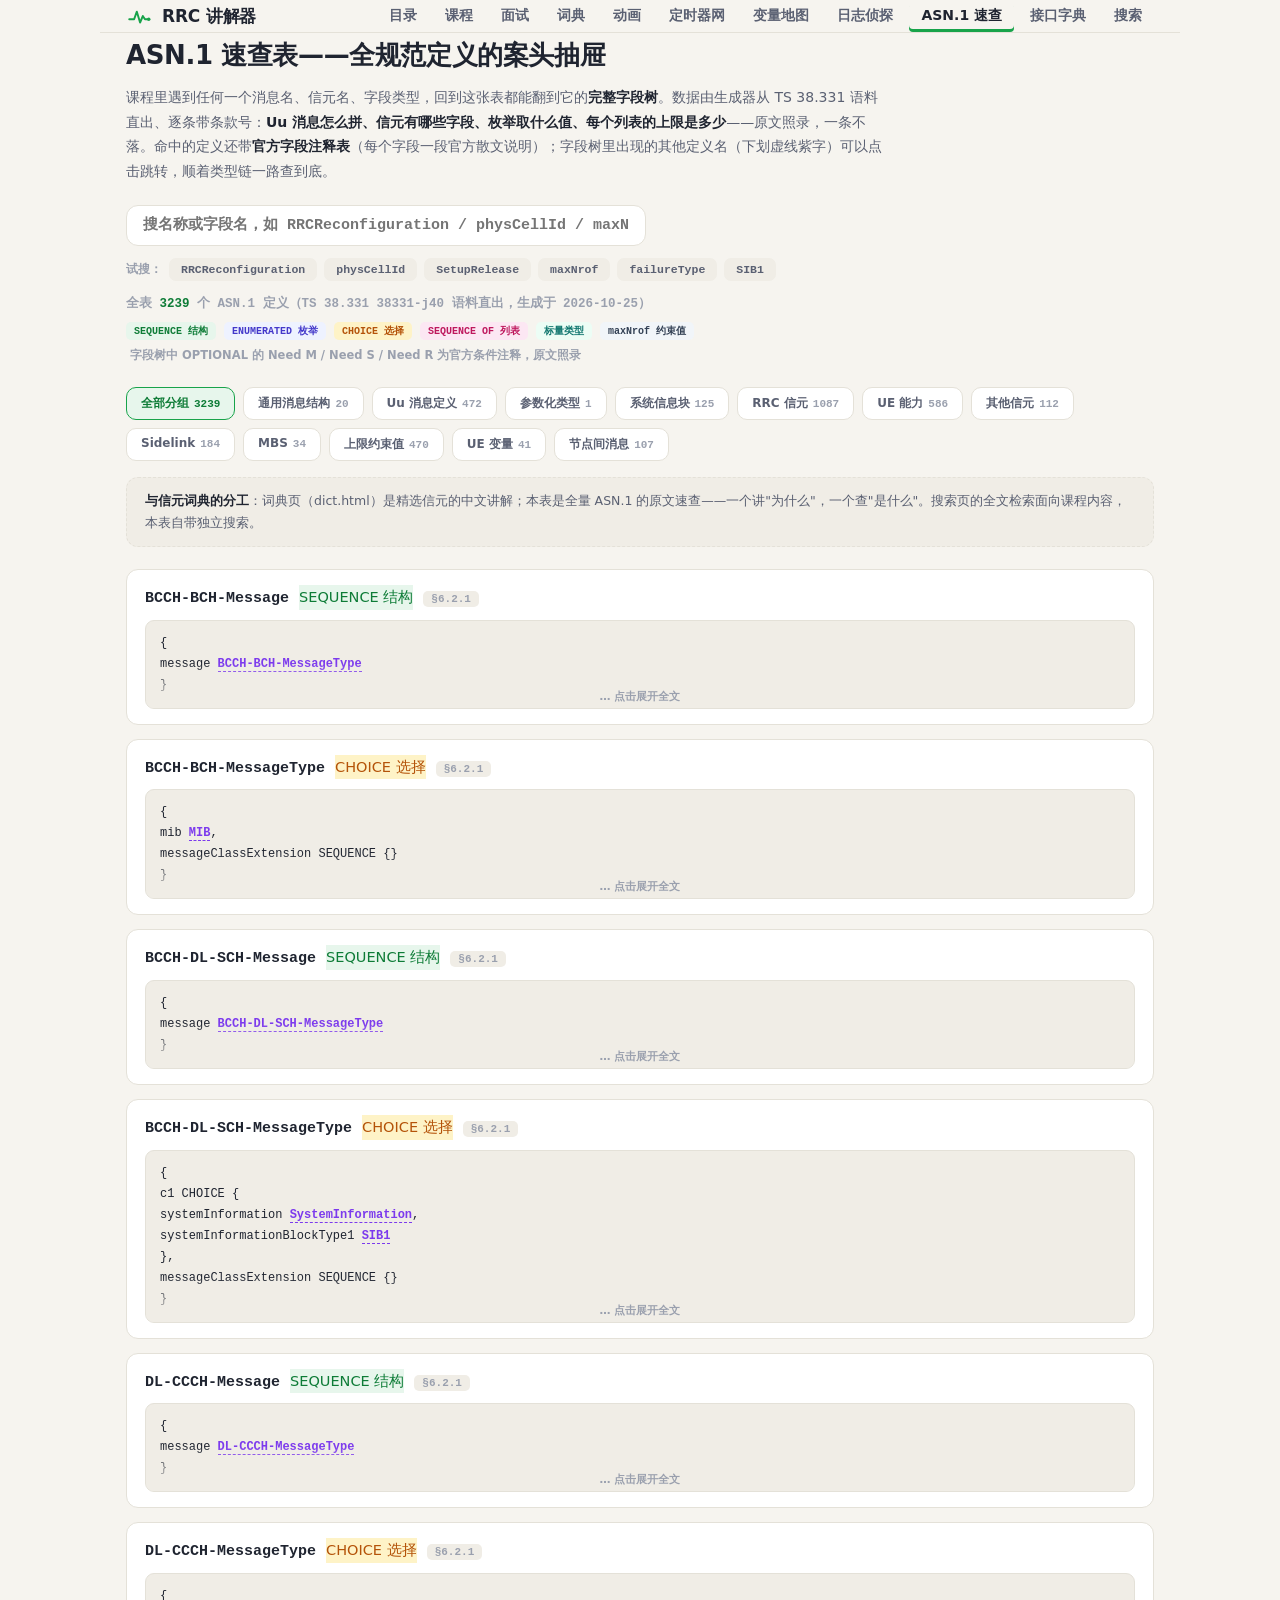
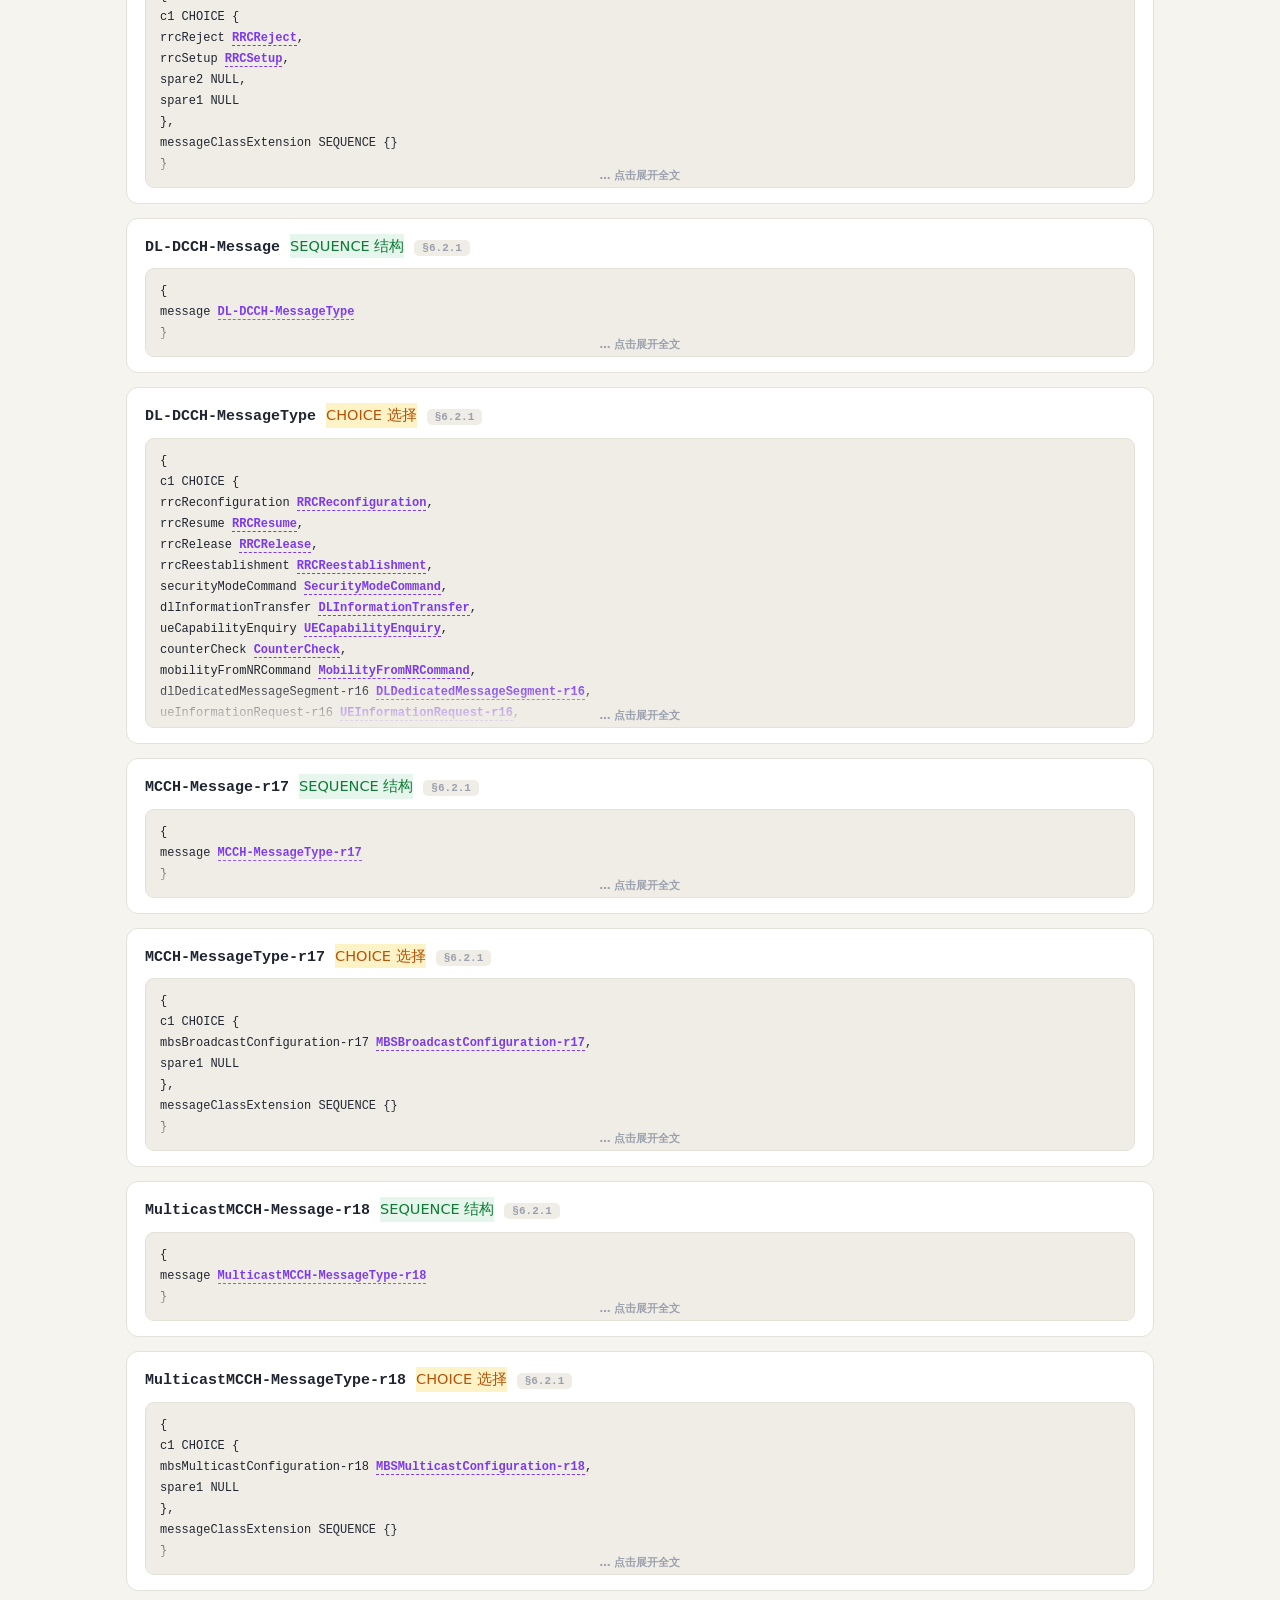
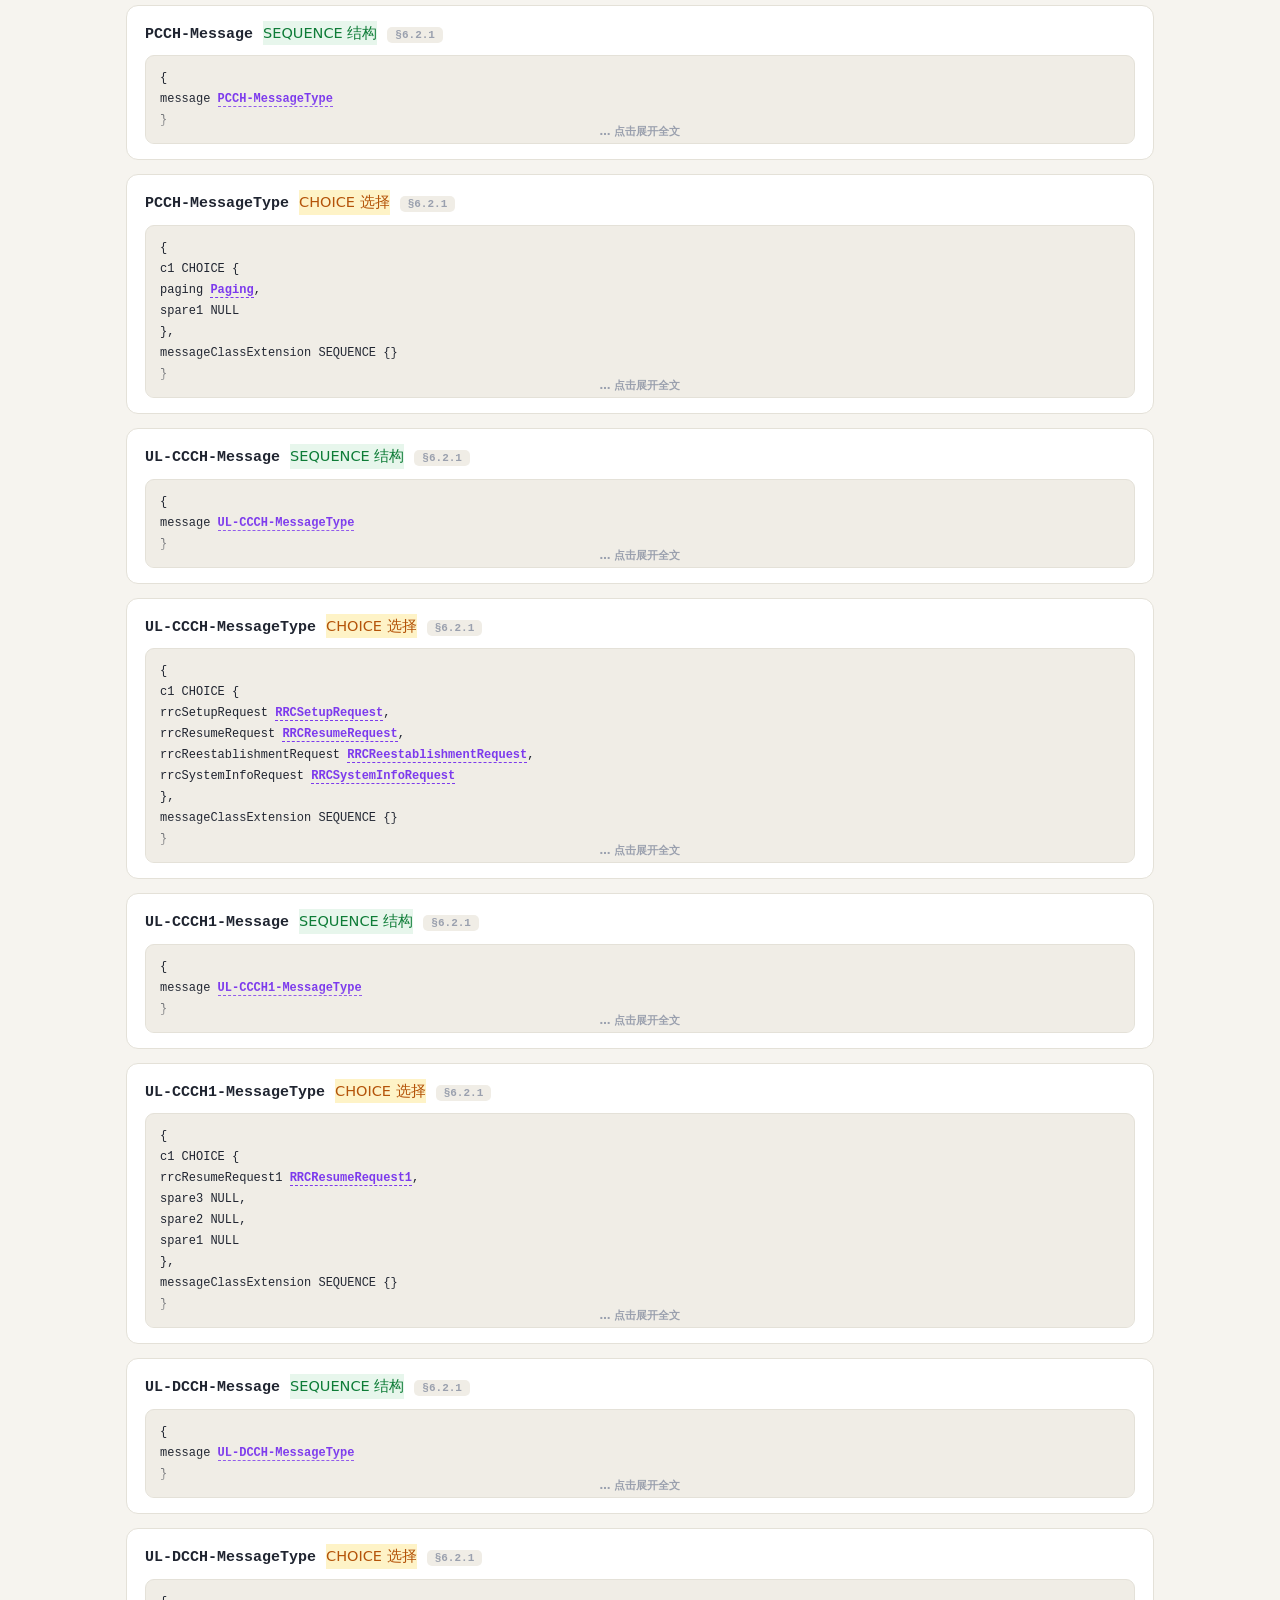
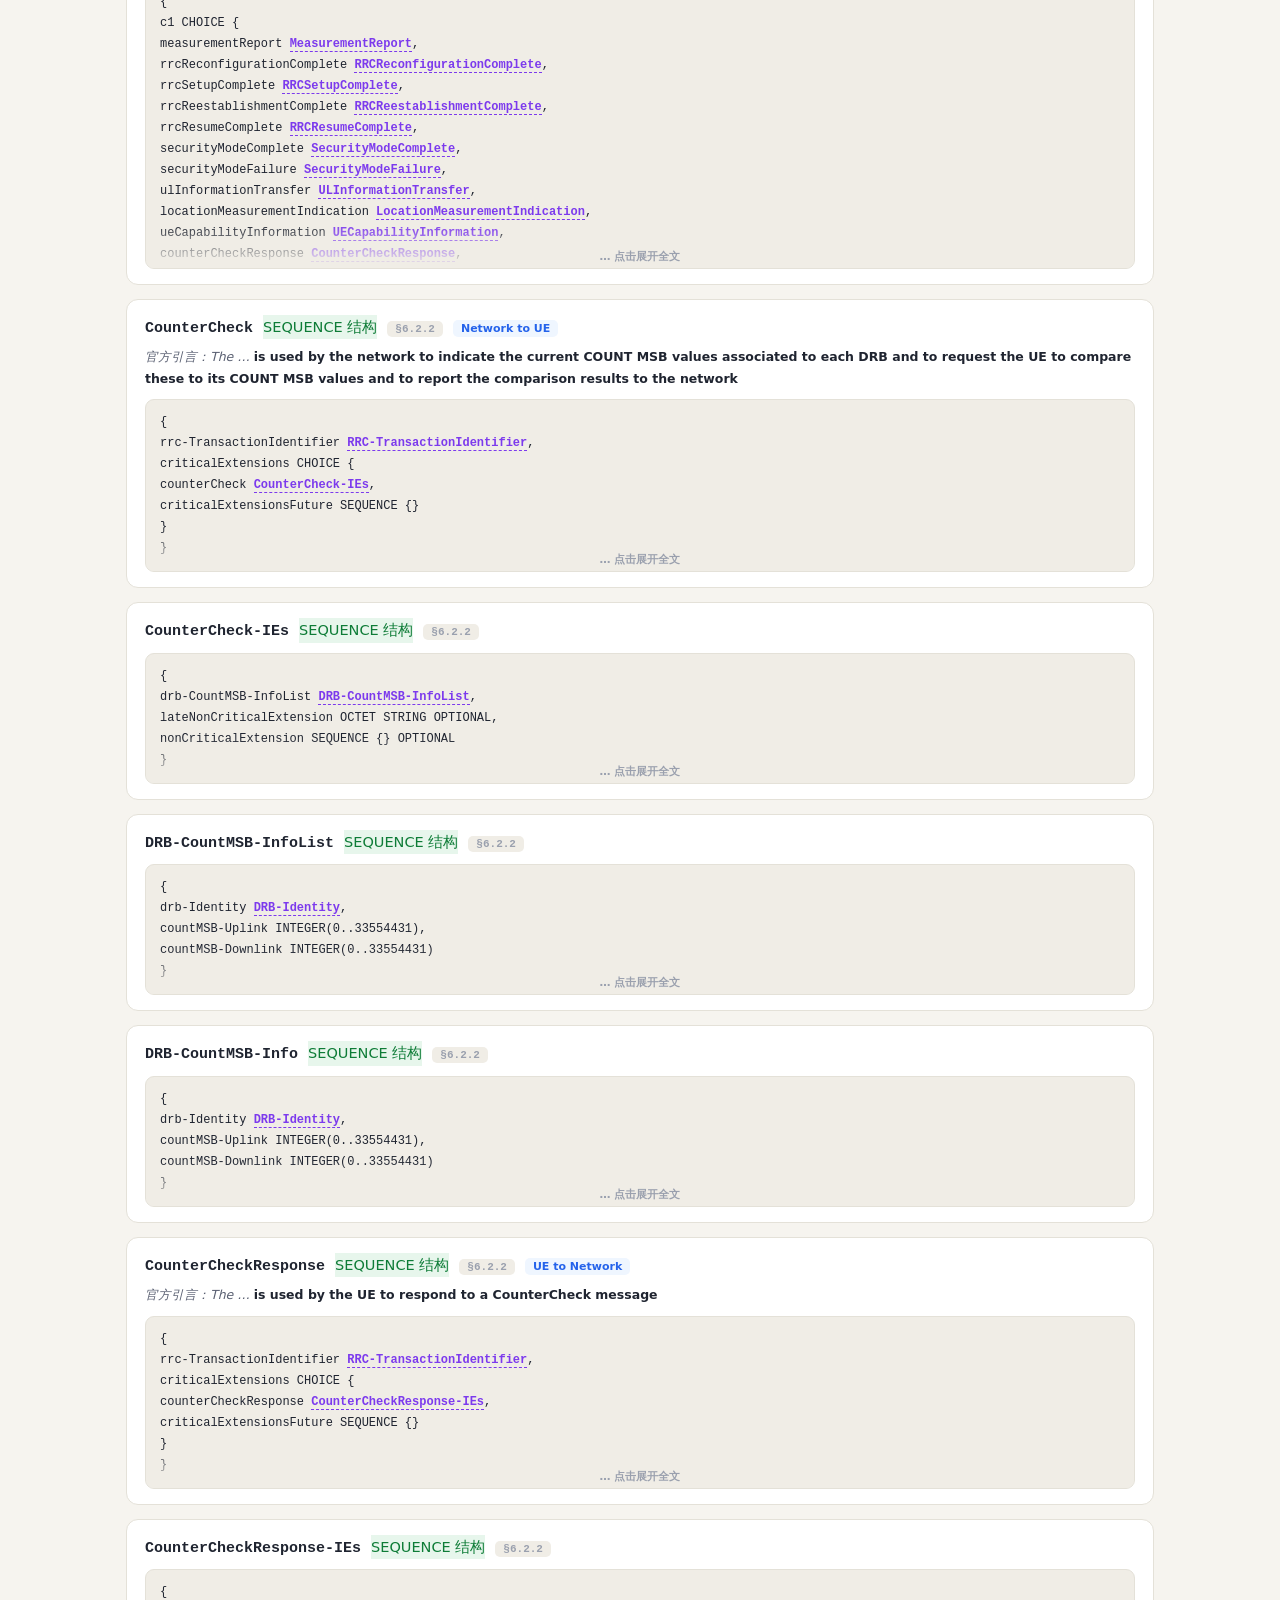
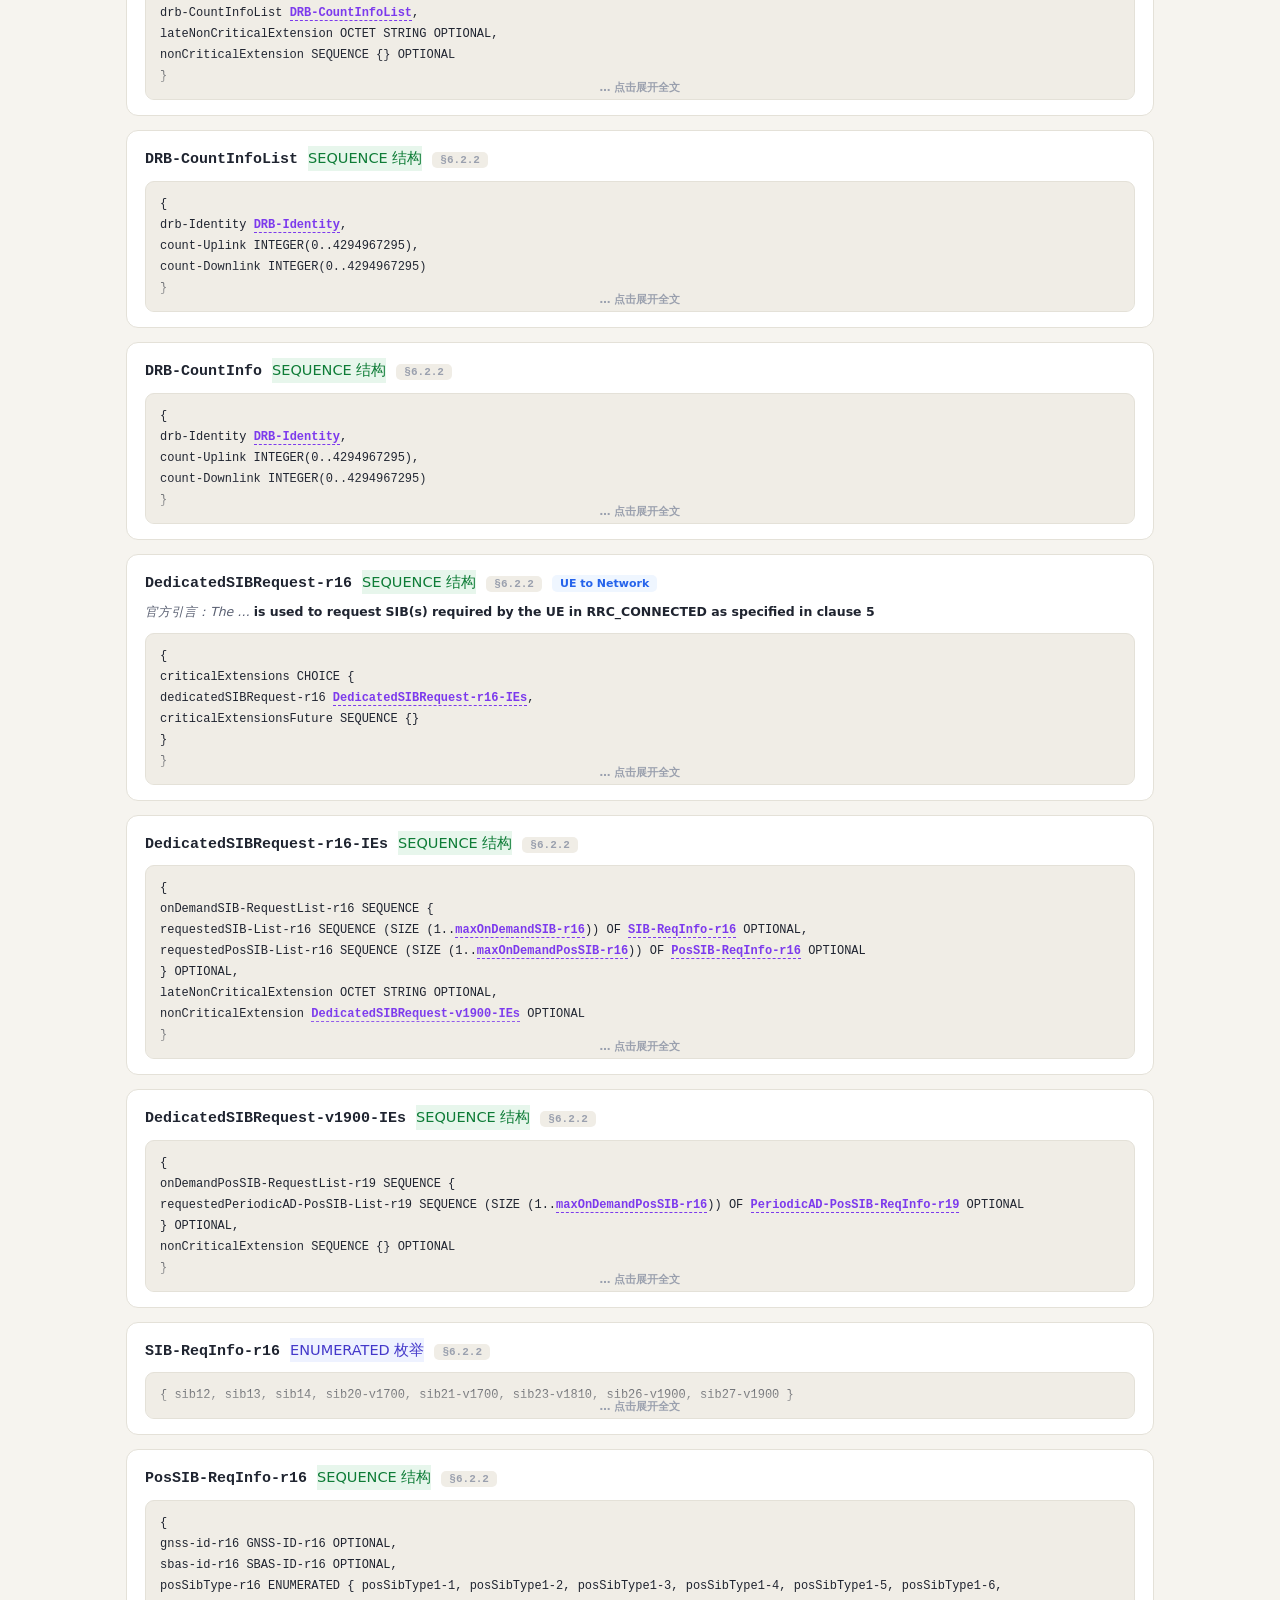
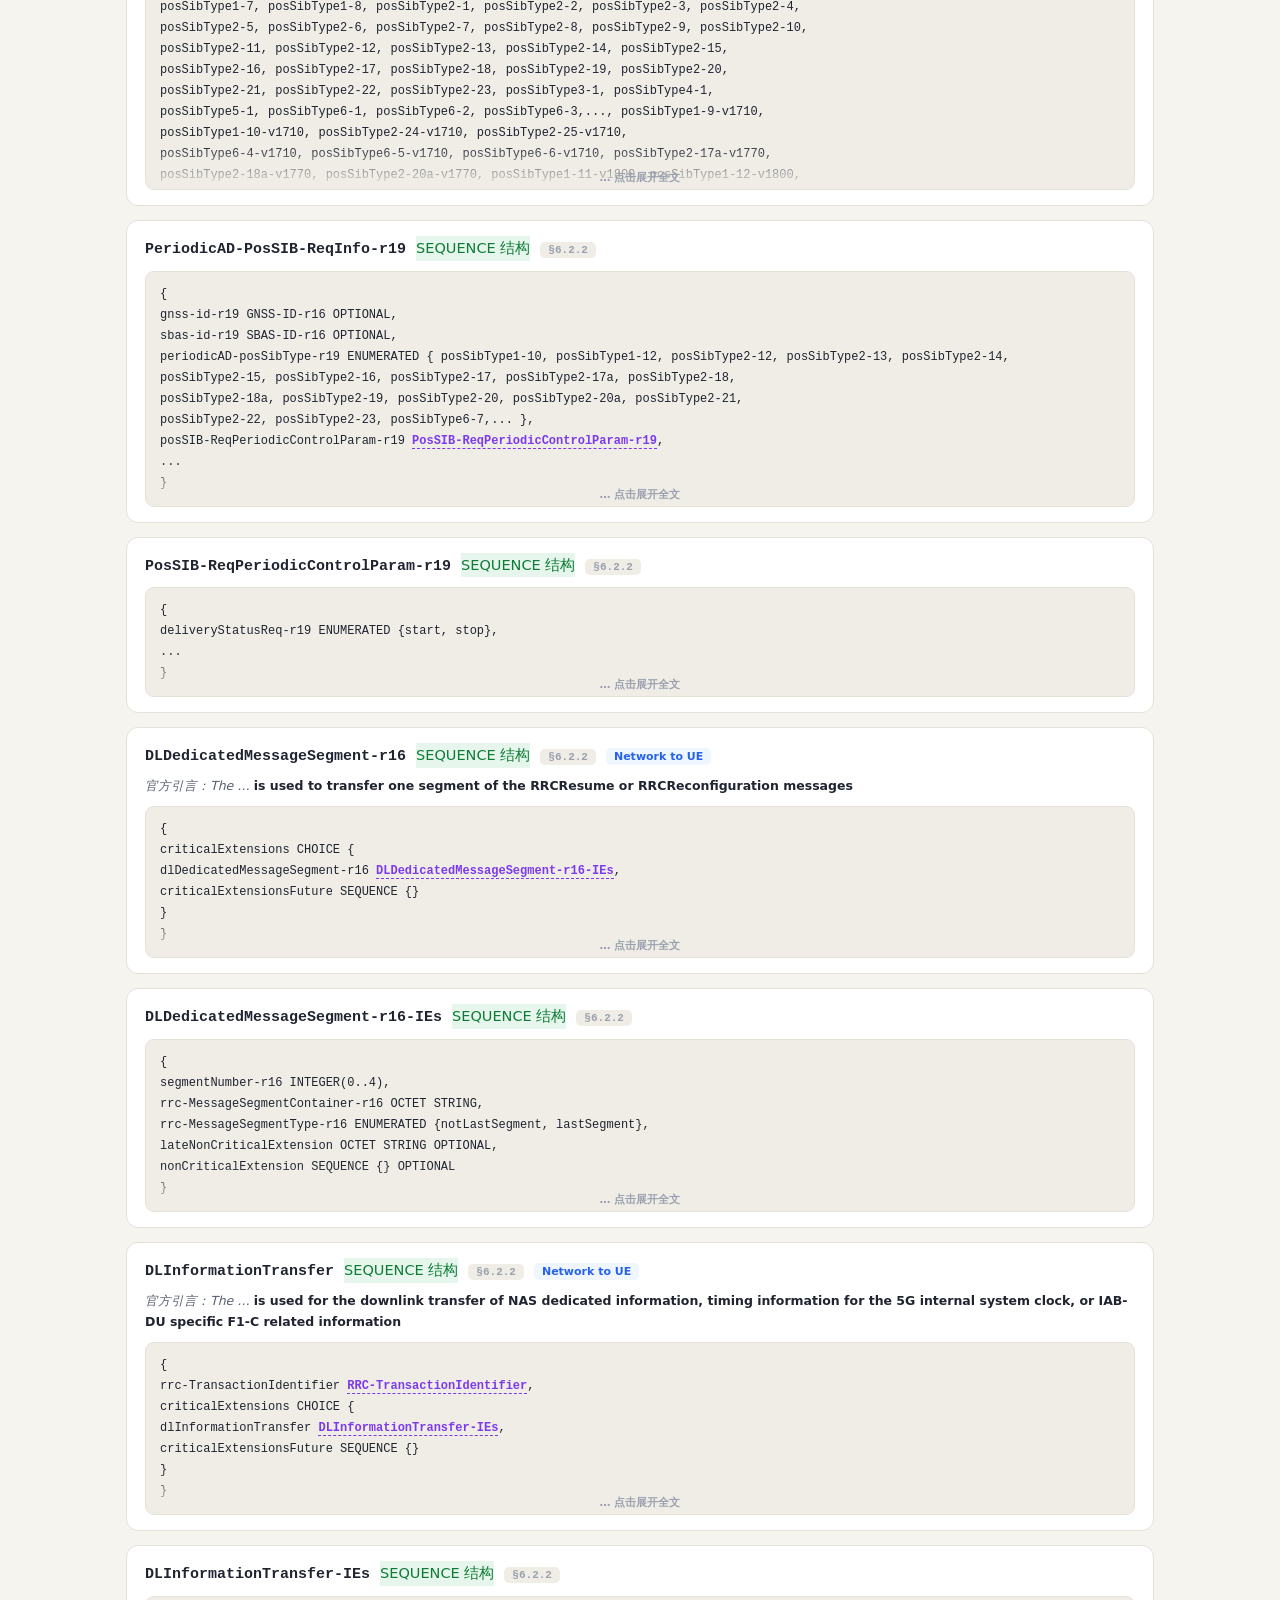
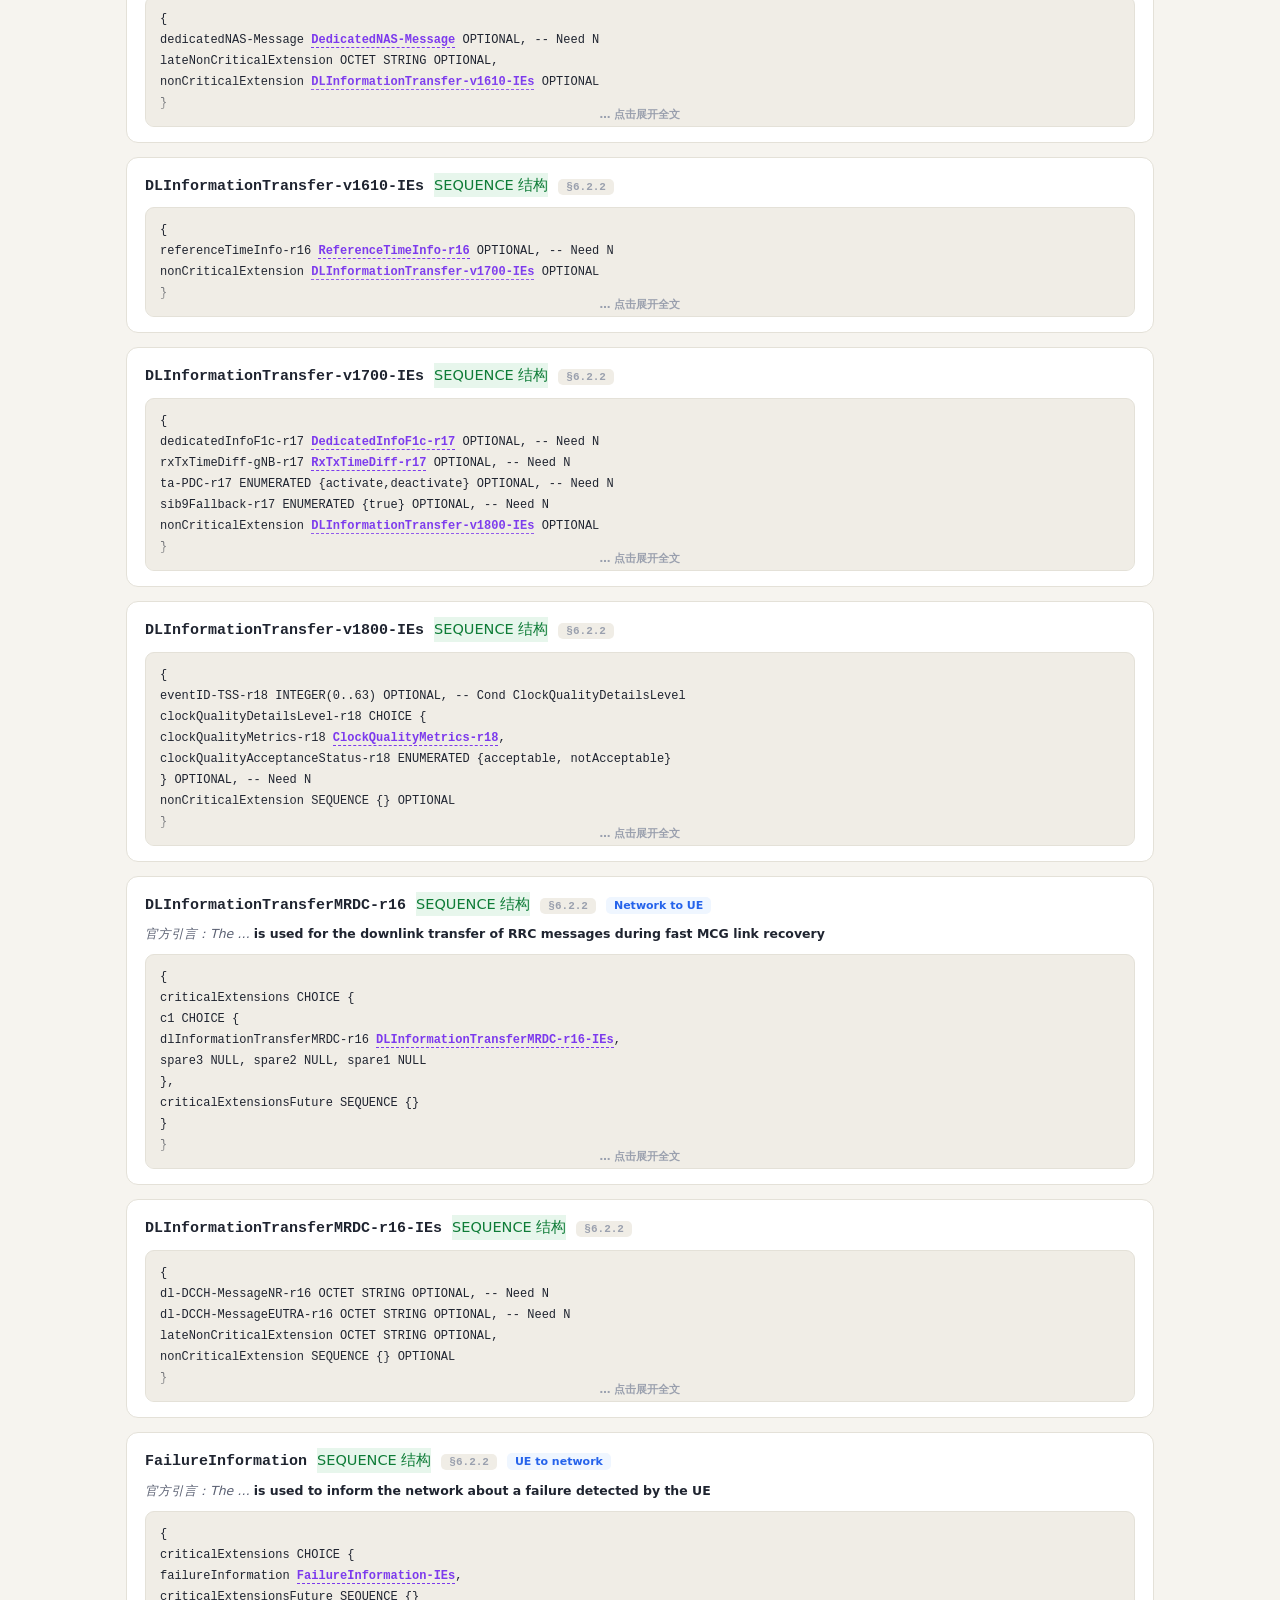
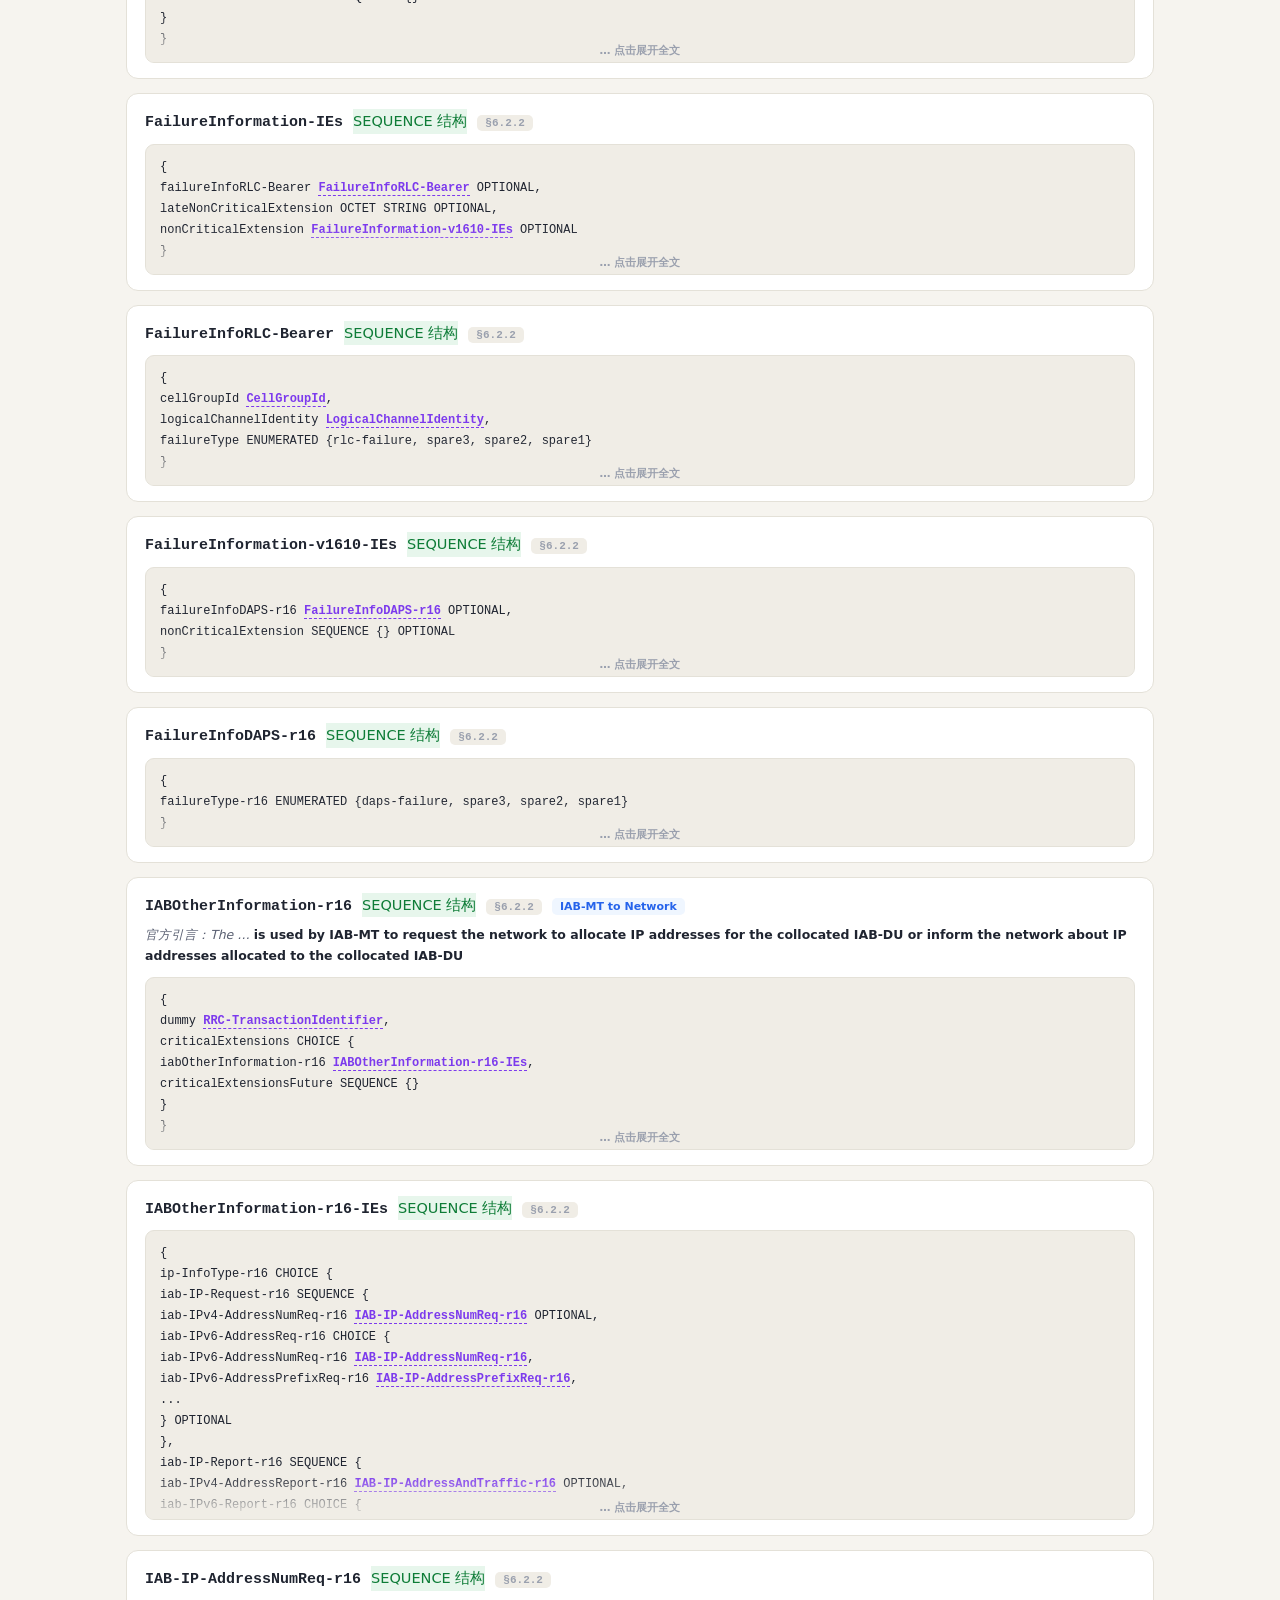
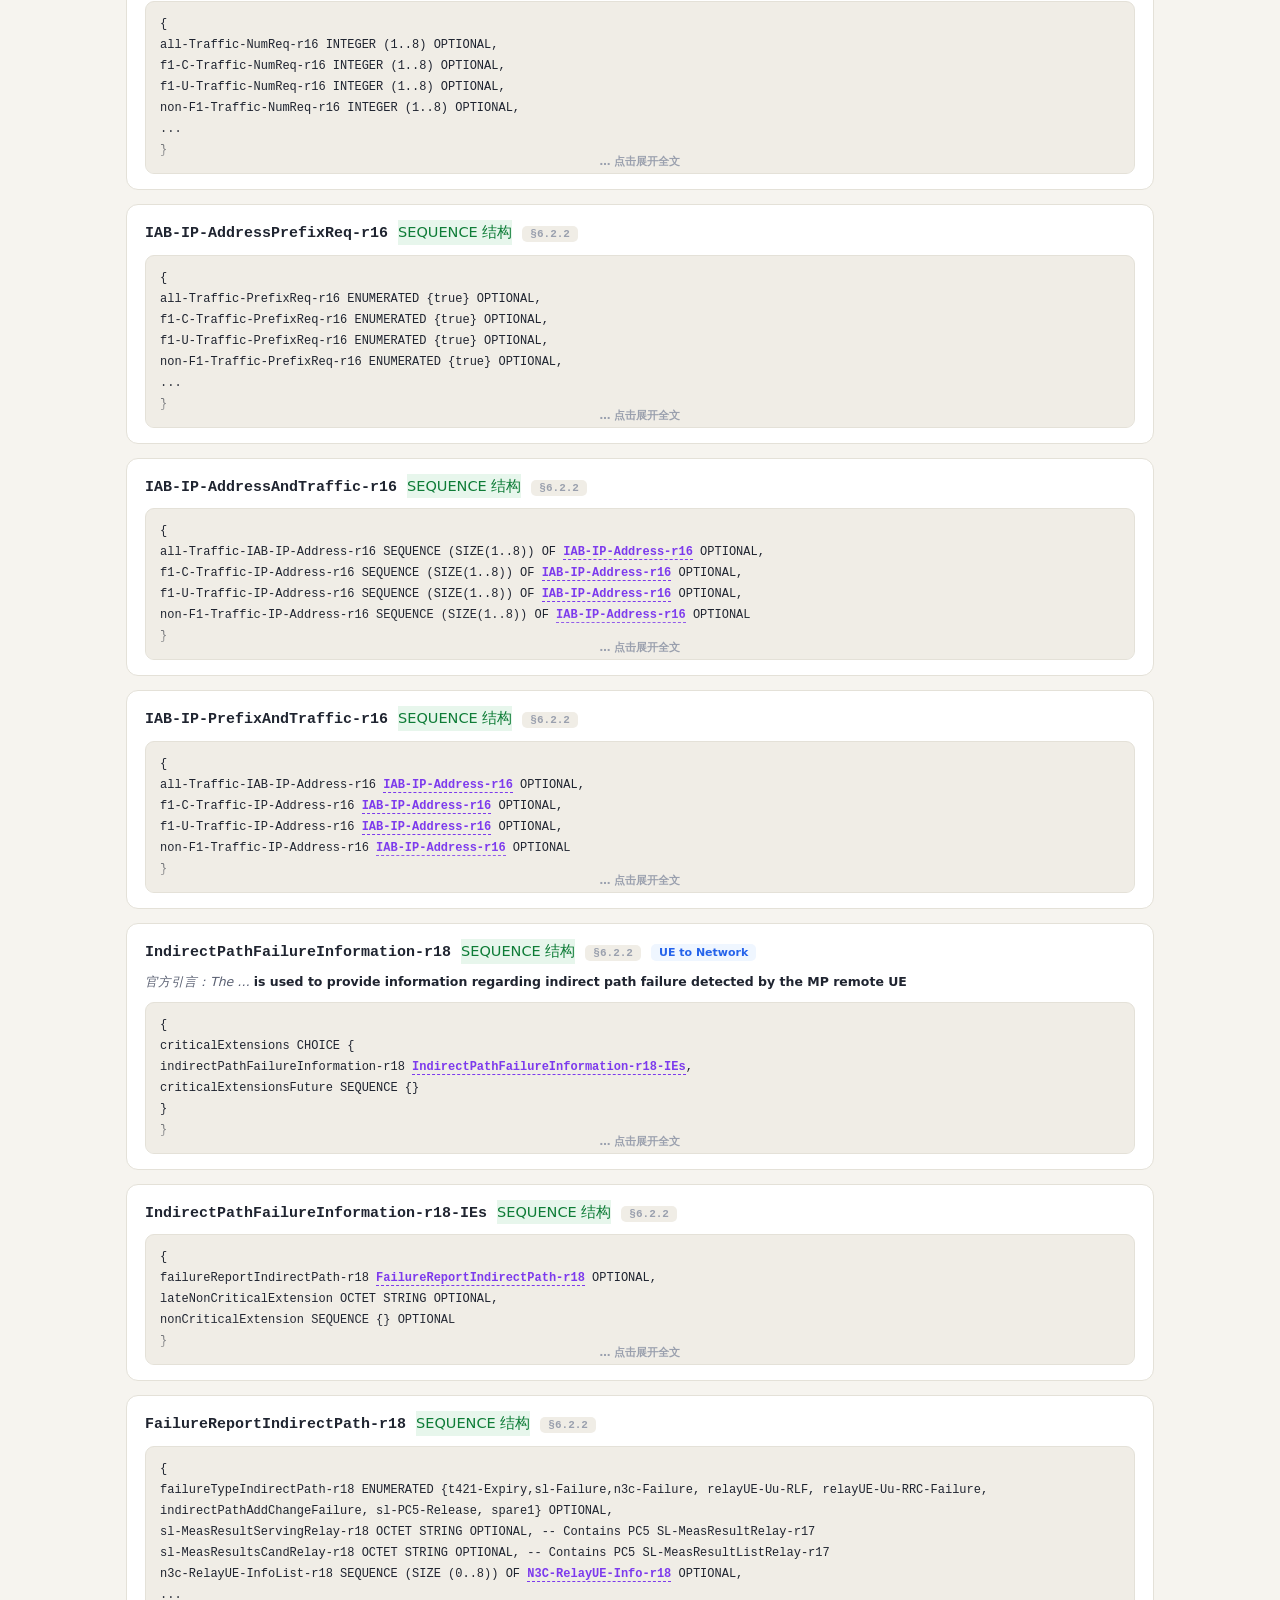
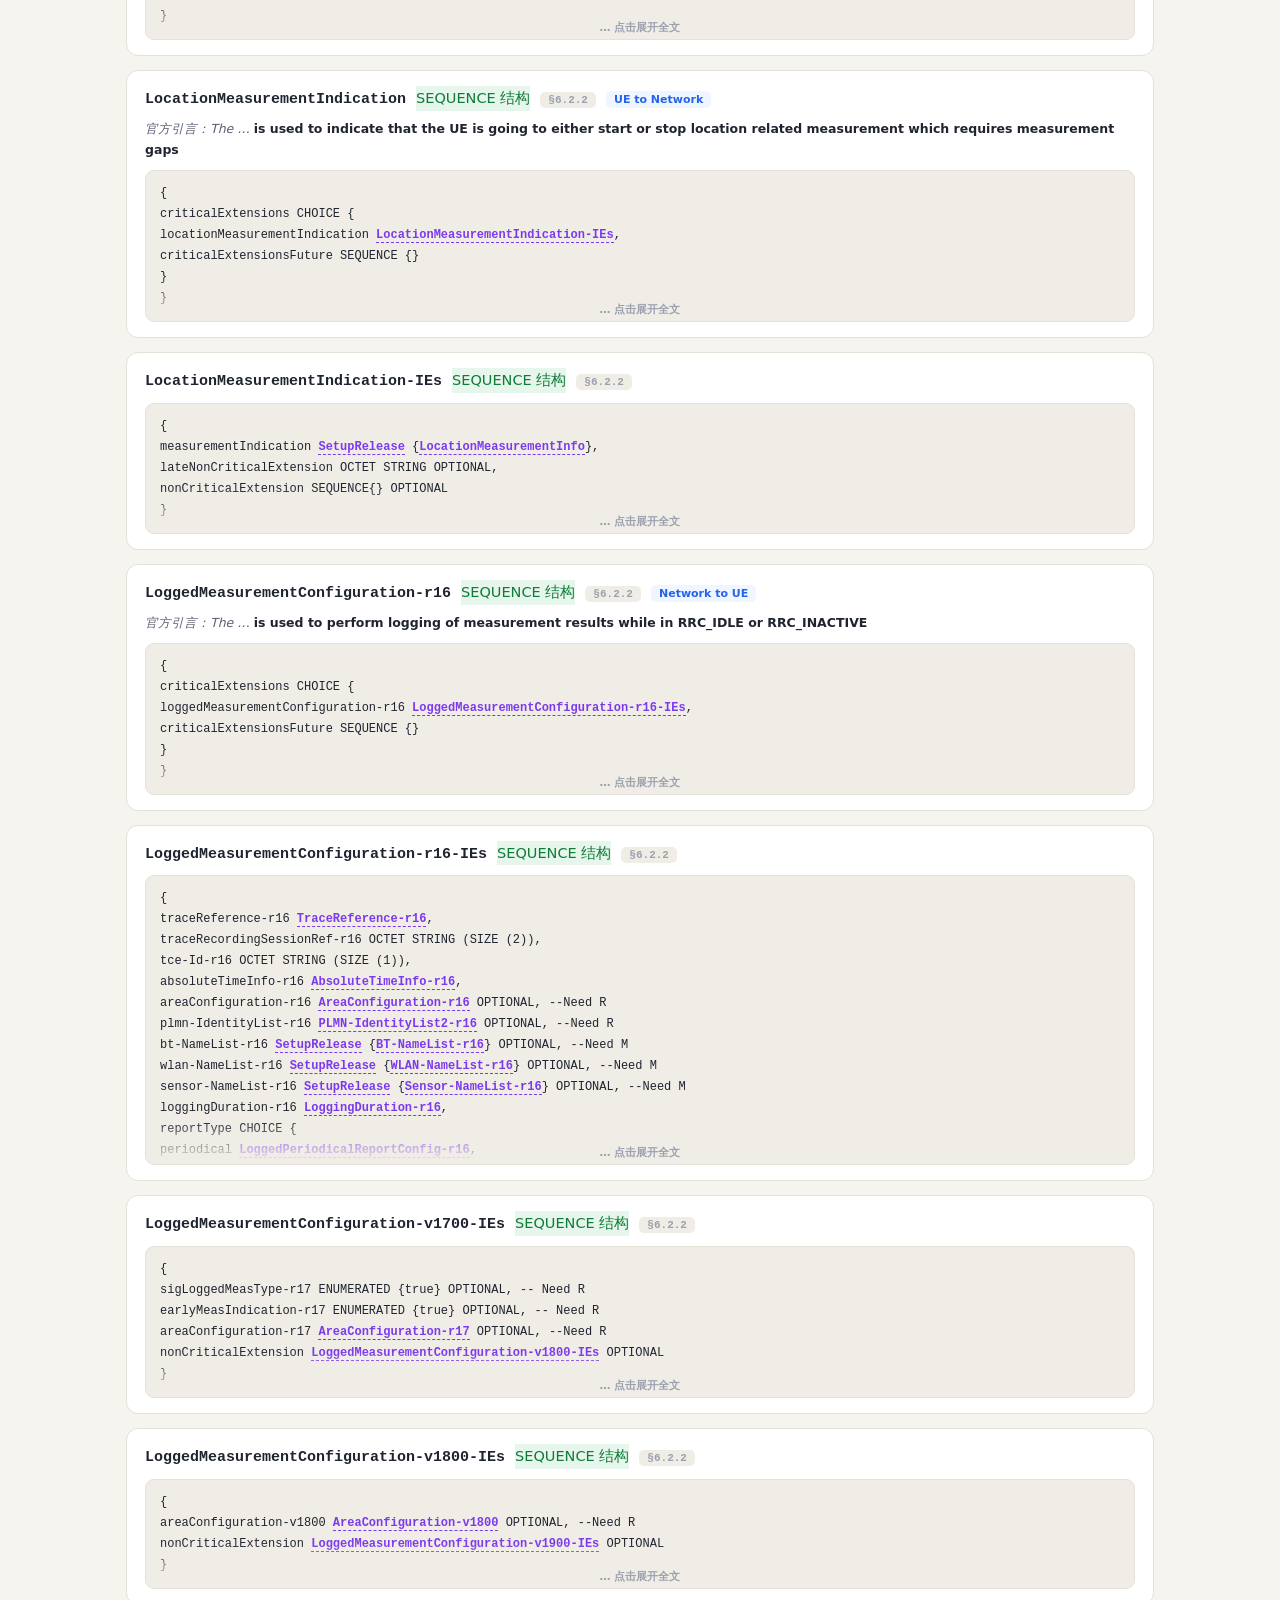
<file: asn1-ref.html>
<!DOCTYPE html>
<html lang="zh-CN">
<head>
<meta charset="UTF-8">
<meta name="viewport" content="width=device-width, initial-scale=1.0">
<title>ASN.1 速查表 · RRC 讲解器</title>
<meta name="description" content="TS 38.331 全量 ASN.1 定义速查：消息与信元的字段树、官方字段注释表、枚举值、maxNrof 上限——名称/字段名/注释一搜即达，类型名可点击跳转。">
<meta property="og:title" content="ASN.1 速查表 · RRC 讲解器">
<meta property="og:description" content="TS 38.331 全量 ASN.1 定义速查：消息与信元的字段树、官方字段注释表、枚举值、maxNrof 上限——名称/字段名/注释一搜即达，类型名可点击跳转。">
<meta property="og:type" content="website">
<meta property="og:url" content="https://nossell.github.io/5g-rrc-explainer/asn1-ref.html">
<link rel="stylesheet" href="assets/site.css">
<style>
.a1-wrap{max-width:1080px;margin:0 auto;padding:34px 26px 70px}
.a1-hero h1{font-size:26px;font-weight:800;letter-spacing:-.4px}
.a1-hero .sub{color:var(--tx2);font-size:14px;margin-top:8px;line-height:1.75;max-width:760px}
.a1-hero .sub b{color:var(--tx1)}
.a1-searchbar{margin-top:22px;display:flex;gap:10px;align-items:center}
.a1-searchbar input{flex:1;max-width:520px;font:600 15px var(--mono);padding:11px 16px;border:1.5px solid var(--bd);border-radius:12px;background:var(--panel);color:var(--tx1);outline:none}
.a1-searchbar input:focus{border-color:var(--accent)}
.a1-searchbar .a1-clear{font:700 12px var(--sans);color:var(--tx3);cursor:pointer;user-select:none;padding:6px 4px}
.a1-searchbar .a1-clear:hover{color:var(--tx1)}
.a1-chips{margin-top:12px;display:flex;gap:7px;flex-wrap:wrap;align-items:center}
.a1-chips .lbl{font:600 12px var(--sans);color:var(--tx3)}
.a1-chip{font:700 11.5px var(--mono);padding:4px 11px;border-radius:7px;background:var(--inset);color:var(--tx2);cursor:pointer;border:1px solid transparent}
.a1-chip:hover{border-color:var(--accent);color:var(--tx1)}
.a1-count{margin-top:14px;font:600 12.5px var(--mono);color:var(--tx3)}
.a1-count b{color:var(--accent-deep)}
.a1-legend{margin-top:10px;display:flex;gap:8px;flex-wrap:wrap;font:600 11.5px var(--sans);color:var(--tx3)}
.a1-legend .k{font:800 10px var(--mono);padding:2px 8px;border-radius:5px}
.k-q{background:#E7F6EC;color:#0E7C37}.k-e{background:#EEF2FF;color:#4338CA}
.k-c{background:#FEF3C7;color:#B45309}.k-l{background:#FCE7F3;color:#BE185D}
.k-s{background:#ECFDF5;color:#0F766E}.k-k{background:#F1F5F9;color:#334155}
.a1-groups{margin-top:24px;display:flex;gap:8px;flex-wrap:wrap}
.a1-g{font:700 12px var(--sans);padding:7px 14px;border-radius:10px;border:1px solid var(--bd);background:var(--panel);cursor:pointer;color:var(--tx2)}
.a1-g:hover{border-color:var(--accent)}
.a1-g.on{background:var(--accent-bg);border-color:var(--accent);color:var(--accent-deep)}
.a1-g .gc{font:800 11px var(--mono);color:var(--tx3);margin-left:5px}
.a1-g.on .gc{color:var(--accent-deep)}
.a1-note{margin-top:16px;border:1px dashed var(--bd);border-radius:12px;padding:12px 18px;background:var(--inset);font-size:12.5px;color:var(--tx2);line-height:1.75}
.a1-note b{color:var(--tx1)}
.a1-list{margin-top:22px}
.a1-more{margin:18px 0;font-size:13px;color:var(--tx3);text-align:center}
.a1-card{margin-top:14px;border:1px solid var(--bd);border-radius:12px;background:var(--panel);padding:15px 18px}
.a1-top{display:flex;align-items:baseline;gap:10px;flex-wrap:wrap}
.a1-name{font:800 15px var(--mono);color:var(--tx1);overflow-wrap:anywhere}
.a1-meta{display:flex;gap:7px;align-items:center;flex-wrap:wrap}
.a1-sec{font:700 11px var(--mono);color:var(--tx3);background:var(--inset);border-radius:5px;padding:2px 8px;cursor:pointer}
.a1-sec:hover{color:var(--accent-deep)}
.a1-dr{font:700 11px var(--sans);color:#2563EB;background:#EFF6FF;border-radius:5px;padding:2px 8px}
.a1-desc{margin-top:7px;font-size:12.5px;color:var(--tx2);line-height:1.7;font-style:italic}
.a1-desc b{font-style:normal;font-weight:700;color:var(--tx1)}
.a1-body{margin-top:10px;background:var(--inset);border:1px solid var(--bd);border-radius:9px;padding:12px 14px;font:500 12px/1.75 var(--mono);color:var(--tx1);white-space:pre-wrap;overflow-wrap:anywhere;max-height:290px;overflow:hidden;position:relative;cursor:pointer}
.a1-body.open{max-height:none;overflow:visible;cursor:default}
.a1-body:not(.open)::after{content:'… 点击展开全文';position:absolute;left:0;right:0;bottom:0;padding:26px 0 4px;background:linear-gradient(transparent,var(--inset));font:600 11px var(--sans);color:var(--tx3);text-align:center}
.a1-tk{color:var(--nas);font-weight:700;cursor:pointer;border-bottom:1px dashed var(--nas)}
.a1-tk:hover{color:#6D28D9}
.a1-fld{margin-top:10px;border:1px solid var(--bd);border-radius:9px;padding:10px 14px 11px;background:var(--panel)}
.a1-fld .ft{font:800 11px var(--sans);color:var(--tx3);letter-spacing:.02em;margin-bottom:7px}
.a1-fr{display:flex;gap:10px;font-size:12px;line-height:1.7;padding:2.5px 0;align-items:baseline}
.a1-fr .ff{flex:none;max-width:46%;font:700 11.5px var(--mono);color:var(--accent-deep);background:var(--accent-bg);border-radius:5px;padding:1px 7px;overflow-wrap:anywhere}
.a1-fr .fd{color:var(--tx2);overflow-wrap:anywhere}
.a1-multi{font:600 10px var(--sans);font-style:normal;color:#B45309;background:#FEF3C7;border-radius:4px;padding:1px 6px;margin-right:6px;white-space:nowrap}
.a1-orph{margin-top:18px;border:1px dashed var(--bd);border-radius:9px;padding:10px 14px 12px}
.a1-orph .ft{font:800 11px var(--sans);color:var(--tx3);margin-bottom:6px}
.a1-oc{margin-top:8px;font:700 12.5px var(--mono);color:var(--tx1)}
.a1-empty{margin-top:40px;text-align:center;color:var(--tx3);font-size:13.5px}
.a1-foot{margin-top:34px;font-size:12.5px;color:var(--tx3);line-height:1.8;border-top:1px solid var(--bd);padding-top:16px}
.a1-foot a{color:var(--accent-deep);font-weight:700;text-decoration:none}
.a1-foot a:hover{text-decoration:underline}
</style>
</head>
<body>
<div class="a1-wrap">
  <header class="top" style="margin:-34px -26px 0;padding:0 26px">
  <a class="brand" href="index.html">
    <svg class="logo" viewBox="0 0 24 24" fill="none" aria-hidden="true"><path d="M3 15 L7.5 15 L10 8 L13 18 L15.5 12 L17.5 15 L21 15" stroke="#18A34A" stroke-width="1.8" stroke-linecap="round" stroke-linejoin="round"/><circle cx="21" cy="15" r="1.6" fill="#18A34A"/></svg>
    RRC 讲解器
  </a>
  <nav class="topnav">
    <a class="navlink" href="index.html">目录</a>
    <a class="navlink" href="app.html">课程</a>
    <a class="navlink" href="interview.html">面试</a>
    <a class="navlink" href="dict.html">词典</a>
    <a class="navlink" href="anim.html">动画</a>
    <a class="navlink" href="timer-net.html">定时器网</a>
    <a class="navlink" href="variables-map.html">变量地图</a>
    <a class="navlink" href="log-detective.html">日志侦探</a>
    <a class="navlink on" href="asn1-ref.html">ASN.1 速查</a>
    <a class="navlink" href="asn1-if.html">接口字典</a>
    <a class="navlink" href="search.html">搜索</a>
  </nav>
  </header>

  <section class="a1-hero">
    <h1>ASN.1 速查表——全规范定义的案头抽屉</h1>
    <p class="sub">课程里遇到任何一个消息名、信元名、字段类型，回到这张表都能翻到它的<b>完整字段树</b>。数据由生成器从 TS 38.331 语料直出、逐条带条款号：<b>Uu 消息怎么拼、信元有哪些字段、枚举取什么值、每个列表的上限是多少</b>——原文照录，一条不落。命中的定义还带<b>官方字段注释表</b>（每个字段一段官方散文说明）；字段树里出现的其他定义名（下划虚线紫字）可以点击跳转，顺着类型链一路查到底。</p>
    <div class="a1-searchbar">
      <input id="q" type="text" placeholder="搜名称或字段名，如 RRCReconfiguration / physCellId / maxNrof…" autocomplete="off" spellcheck="false">
      <span class="a1-clear" id="clear" hidden>清空 ✕</span>
    </div>
    <div class="a1-chips" id="chips"><span class="lbl">试搜：</span></div>
    <div class="a1-count" id="count"></div>
    <div class="a1-legend">
      <span class="k k-q">SEQUENCE 结构</span><span class="k k-e">ENUMERATED 枚举</span><span class="k k-c">CHOICE 选择</span><span class="k k-l">SEQUENCE OF 列表</span><span class="k k-s">标量类型</span><span class="k k-k">maxNrof 约束值</span>
      <span style="margin-left:4px">字段树中 OPTIONAL 的 Need M / Need S / Need R 为官方条件注释，原文照录</span>
    </div>
  </section>

  <div class="a1-groups" id="groups"></div>
  <div class="a1-note"><b>与信元词典的分工</b>：词典页（dict.html）是精选信元的中文讲解；本表是全量 ASN.1 的原文速查——一个讲"为什么"，一个查"是什么"。搜索页的全文检索面向课程内容，本表自带独立搜索。</div>
  <div class="a1-list" id="list"></div>
  <div class="a1-foot" id="foot"></div>
</div>
<script src="assets/content/asn1-defs.js"></script>
<script>
(function () {
  'use strict';
  var A = window.RRC_ASN1;
  var F = window.RRC_ASN1_FIELDS || { meta: { tables: 0, rows: 0 }, t: {} };
  var D = A.defs, G = A.groups, FT = F.t;
  var KIND = { q: 'SEQUENCE 结构', e: 'ENUMERATED 枚举', c: 'CHOICE 选择', l: 'SEQUENCE OF 列表', s: '标量类型', k: 'maxNrof 约束值' };
  var LIMIT = 160;

  // 预索引：小写全文（搜索用，含字段注释行文本）与名字集合（交叉引用用）
  var names = {};
  var i, d;
  for (i = 0; i < D.length; i++) {
    d = D[i];
    d._s = (d.n + '\n' + d.b).toLowerCase();
    names[d.n.split(' { ')[0]] = i;
  }
  // 字段表归属 v2（v53）：①「A, B」/「A and B」多定义共享表拆分索引，逐一定义挂载；
  // ②显式别名（表头拼写/大小写/全称缩写与定义名互异——AutonomousDenialParamters 少 a 系表头语料原样）；
  // ③-rNN/-vNNNN 双后缀剥除（v1 只剥 -rNN）。v49-v51 审计 P2-3：16 张表/152 行进不了定义卡 → 归零。
  var ALIAS = {
    'AutonomousDenialParameters': 'AutonomousDenialParamters',
    'MeasIdleConfigSIB': 'MeasIdleConfig',
    'MeasIdleConfigDedicated': 'MeasIdleConfig',
    'SSB-InfoNcell': 'SSB-InfoNCell',
    'Uplink-powerControl': 'Uplink-PowerControl, Uplink-powerControlExt',
    'MultiPDSCH-TDRA-List': 'MultiPDSCH-TimeDomainResourceAllocation'
  };
  var fldIdx = {};
  function buildFldIdx() {
    fldIdx = {};
    for (var fk in FT) {
      var fps = fk.split(/\s*,\s*|\s+and\s+/);
      for (var pi = 0; pi < fps.length; pi++) if (fps[pi]) fldIdx[fps[pi]] = fk;
    }
  }
  buildFldIdx();
  function fieldsKeyOf(d) {
    var bare = d.n.split(' { ')[0];
    var stripped = bare.replace(/-[rv]\d+$/, '');
    var ks = bare === stripped ? [bare] : [bare, stripped];
    for (var ki = 0; ki < ks.length; ki++) {
      if (fldIdx[ks[ki]]) return fldIdx[ks[ki]];
      if (ALIAS[ks[ki]] && FT[ALIAS[ks[ki]]]) return ALIAS[ks[ki]];
    }
    return null;
  }
  function fieldsOf(d) {
    var k = fieldsKeyOf(d);
    return k ? FT[k] : null;
  }
  var nWithFields = 0;

  /* v54 字段注释表懒加载（审计第八节第 2 步）：asn1-fields.js（795KB）不进首屏同步
     <script>——首帧后 idle 注入，到位后重建搜索索引（先重置 base 再并字段文本，幂等）
     并重渲染。注入前 fieldsOf 恒 null：卡片暂不带字段区块、页脚暂不显示表统计，无错降级。 */
  var FLD_READY = false;
  function initFields() {
    F = window.RRC_ASN1_FIELDS || F;
    FT = F.t;
    buildFldIdx();
    for (i = 0; i < D.length; i++) {
      d = D[i];
      d._s = (d.n + '\n' + d.b).toLowerCase();
      var fl = fieldsOf(d);
      if (fl) {
        var extra = [];
        for (var fi = 0; fi < fl.length; fi++) extra.push(fl[fi][0] + ' ' + fl[fi][1]);
        d._s += '\n' + extra.join('\n').toLowerCase();
      }
    }
    nWithFields = 0;
    for (i = 0; i < D.length; i++) if (fieldsOf(D[i])) nWithFields++;
    FLD_READY = true;
    render(); foot();
  }
  (window.requestIdleCallback || function (f) { setTimeout(f, 250); })(function () {
    var s = document.createElement('script');
    s.src = 'assets/content/asn1-fields.js';
    s.onload = function () { initFields(); };
    s.onerror = function () { /* 保持降级：字段表缺席不阻塞主功能 */ };
    document.head.appendChild(s);
  });

  var qEl = document.getElementById('q');
  var clearEl = document.getElementById('clear');
  var listEl = document.getElementById('list');
  var countEl = document.getElementById('count');
  var groupsEl = document.getElementById('groups');
  var state = { q: '', g: -1 };

  function esc(s) {
    return s.replace(/&/g, '&amp;').replace(/</g, '&lt;').replace(/>/g, '&gt;');
  }

  function linkify(escaped) {
    // 词级查名：命中定义名 → 可点击跳转的 token
    return escaped.replace(/[A-Za-z][A-Za-z0-9-]*/g, function (w) {
      if (Object.prototype.hasOwnProperty.call(names, w)) {
        return '<span class="a1-tk" data-tk="' + w + '">' + w + '</span>';
      }
      return w;
    });
  }

  function card(d) {
    var h = '<div class="a1-card">';
    h += '<div class="a1-top"><span class="a1-name">' + esc(d.n) + '</span>';
    h += '<span class="k k-' + d.k + '">' + KIND[d.k] + '</span>';
    h += '<span class="a1-sec" data-g="' + d.g + '" title="只看该分组">§' + d.c + '</span>';
    if (d.dr) h += '<span class="a1-dr">' + esc(d.dr) + '</span>';
    h += '</div>';
    if (d.d) h += '<div class="a1-desc">官方引言：The … <b>' + esc(d.d) + '</b></div>';
    h += '<pre class="a1-body">' + linkify(esc(d.b)) + '</pre>';
    var fl = fieldsOf(d);
    if (fl && fl.length) {
      var fk2 = fieldsKeyOf(d);
      var shared = fk2 && (fk2.indexOf(',') >= 0 || fk2.indexOf(' and ') >= 0);
      h += '<div class="a1-fld"><div class="ft">官方字段注释 · ' + fl.length + ' 行（§6.3.2 表格面）' + (shared ? ' · 多定义共享表（' + esc(fk2) + '，逐一定义挂载）' : '') + '</div>';
      for (var r = 0; r < fl.length; r++) {
        var f0 = fl[r][0], f1 = fl[r][1] || '';
        if (!f0) { h += '<div class="a1-fr"><span class="fd">' + esc(f1) + '</span></div>'; continue; }
        var multi = f1.charAt(0) === ',' ? '<i class="a1-multi">多字段共享</i>' : '';
        h += '<div class="a1-fr"><span class="ff">' + esc(f0) + '</span><span class="fd">' + multi + esc(f1) + '</span></div>';
      }
      h += '</div>';
    }
    h += '</div>';
    return h;
  }

  function render() {
    var q = state.q.trim().toLowerCase();
    var hits = [];
    var nameHits = [];
    for (var j = 0; j < D.length; j++) {
      var d = D[j];
      if (state.g >= 0 && d.g !== state.g) continue;
      if (!q) { hits.push(d); continue; }
      if (d.n.toLowerCase().indexOf(q) >= 0) { nameHits.push(d); }
      else if (d._s.indexOf(q) >= 0) { hits.push(d); }
    }
    var all = nameHits.concat(hits);
    var shown = Math.min(all.length, LIMIT);
    var h = '';
    for (var k = 0; k < shown; k++) h += card(all[k]);
    if (all.length > LIMIT) {
      h += '<div class="a1-more">命中 ' + all.length + ' 条，已显示前 ' + LIMIT + ' 条——输入更精确的名称或字段名收窄。</div>';
    }
    if (!all.length) {
      h = '<div class="a1-empty">没有命中——试试短一点的词（如 physCellId、SetupRelease、failureType）。<br>组过滤与搜索同时生效，检查是否只看了某一组。</div>';
    }
    listEl.innerHTML = h;

    // 计数行（全部由实况推导）
    var cs;
    if (!q && state.g < 0) {
      cs = '全表 <b>' + D.length + '</b> 个 ASN.1 定义（TS 38.331 ' + A.meta.corpus + ' 语料直出，生成于 ' + A.meta.generated + '）';
    } else if (!q) {
      cs = '分组「' + G[state.g].name + '」：<b>' + all.length + '</b> 个定义';
    } else {
      cs = '「' + esc(state.q.trim()) + '」命中 <b>' + all.length + '</b> 个定义' + (state.g >= 0 ? '（组「' + G[state.g].name + '」内）' : '') + (all.length > LIMIT ? '，显示前 ' + LIMIT + ' 条' : '');
    }
    countEl.innerHTML = cs;
    clearEl.hidden = !state.q;
  }

  function renderGroups() {
    var gc = [];
    gc.push('<span class="a1-g' + (state.g < 0 ? ' on' : '') + '" data-g="-1">全部分组<span class="gc">' + D.length + '</span></span>');
    for (var j = 0; j < G.length; j++) {
      var n = 0;
      for (var k = 0; k < D.length; k++) if (D[k].g === j) n++;
      gc.push('<span class="a1-g' + (state.g === j ? ' on' : '') + '" data-g="' + j + '">' + G[j].name + '<span class="gc">' + n + '</span></span>');
    }
    groupsEl.innerHTML = gc.join('');
  }

  function foot() {
    var withD = 0;
    for (var j = 0; j < D.length; j++) if (D[j].d) withD++;
    if (!FLD_READY) {
      document.getElementById('foot').innerHTML =
        '数据：<b>' + A.meta.src + '</b>（' + A.meta.corpus + ' 语料，§6.2.1–§11.2.2 十二组）· ' +
        D.length + ' 条定义 · ' + withD + ' 条带官方引言 · <i>字段注释表（§6.3.2）加载中——idle 注入，不阻塞首屏搜索</i>。<br>' +
        '原文照录（含行内 Need M/S/R 条件注释与个别拼写笔误，如规范原文所示；描述以逗号开头的行=多字段共享行，v53 起显式标注）；条款号即 TS 38.331 章节号。' +
        '中文详解词条见 <a href="dict.html">信元词典</a>；课程讲解从 <a href="index.html">目录</a> 进。';
      return;
    }
    // v53 未归属字段表：拆分/别名/剥后缀后仍无定义卡认领的表，页脚显式上页不静默沉没
    var usedKeys = {};
    for (var j2 = 0; j2 < D.length; j2++) { var uk = fieldsKeyOf(D[j2]); if (uk) usedKeys[uk] = 1; }
    var orph = [];
    for (var ok in FT) if (!usedKeys[ok]) orph.push(ok);
    orph.sort();
    var orphRows = 0;
    var oh = '';
    if (orph.length) {
      oh = '<div class="a1-orph"><div class="ft">未归属字段表 · ' + orph.length + ' 张 / 语料 §6.3.2 有注释表但无同名 ASN.1 定义认领——显式上页，不进定义卡搜索索引</div>';
      for (var oi = 0; oi < orph.length; oi++) {
        var rows3 = FT[orph[oi]];
        orphRows += rows3.length;
        oh += '<div class="a1-oc"><b>' + esc(orph[oi]) + '</b>（' + rows3.length + ' 行）</div>';
        for (var ri = 0; ri < rows3.length; ri++) {
          oh += '<div class="a1-fr"><span class="ff">' + esc(rows3[ri][0]) + '</span><span class="fd">' + esc(rows3[ri][1] || '') + '</span></div>';
        }
      }
      oh += '</div>';
    }
    document.getElementById('foot').innerHTML =
      '数据：<b>' + A.meta.src + '</b>（' + A.meta.corpus + ' 语料，§6.2.1–§11.2.2 十二组）· ' +
      D.length + ' 条定义 · ' + withD + ' 条带官方引言 · ' + nWithFields + ' 条带官方字段注释 + ' + orph.length + ' 张未归属表页脚上页（全库 ' + F.meta.tables + ' 张表 / ' + F.meta.rows + ' 行全量上页）· 生成器 tools/gen_asn1_defs.py + gen_asn1_fields.py。<br>' +
      '原文照录（含行内 Need M/S/R 条件注释与个别拼写笔误，如规范原文所示；描述以逗号开头的行=多字段共享行，v53 起显式标注）；条款号即 TS 38.331 章节号。' +
      '中文详解词条见 <a href="dict.html">信元词典</a>；课程讲解从 <a href="index.html">目录</a> 进。' + oh;
  }

  // 事件
  var deb = null;
  qEl.addEventListener('input', function () {
    clearTimeout(deb);
    deb = setTimeout(function () {
      state.q = qEl.value;
      render();
      syncHash();
    }, 120);
  });
  clearEl.addEventListener('click', function () {
    qEl.value = '';
    state.q = '';
    render();
    syncHash();
  });
  document.getElementById('chips').insertAdjacentHTML('beforeend',
    ['RRCReconfiguration', 'physCellId', 'SetupRelease', 'maxNrof', 'failureType', 'SIB1']
      .map(function (w) { return '<span class="a1-chip" data-q="' + w + '">' + w + '</span>'; }).join(''));
  document.addEventListener('click', function (e) {
    var t = e.target;
    if (t.classList && t.classList.contains('a1-chip')) {
      qEl.value = t.getAttribute('data-q');
      state.q = t.getAttribute('data-q');
      render(); syncHash();
    } else if (t.classList && t.classList.contains('a1-g')) {
      state.g = parseInt(t.getAttribute('data-g'), 10);
      renderGroups(); render(); syncHash();
    } else if (t.classList && t.classList.contains('a1-sec')) {
      state.g = parseInt(t.getAttribute('data-g'), 10);
      renderGroups(); render(); syncHash();
      window.scrollTo({ top: 0, behavior: 'smooth' });
    } else if (t.classList && t.classList.contains('a1-tk')) {
      qEl.value = t.getAttribute('data-tk');
      state.q = t.getAttribute('data-tk');
      render(); syncHash();
    } else if (t.classList && t.classList.contains('a1-body') && !t.classList.contains('open')) {
      t.classList.add('open');
    }
  });

  function syncHash() {
    var h = [];
    if (state.q.trim()) h.push('q=' + encodeURIComponent(state.q.trim()));
    if (state.g >= 0) h.push('g=' + state.g);
    history.replaceState(null, '', h.length ? '#' + h.join('&') : location.pathname);
  }
  function fromHash() {
    var m = location.hash.match(/q=([^&]+)/);
    qEl.value = m ? decodeURIComponent(m[1]) : '';
    state.q = qEl.value;
    var g = location.hash.match(/g=(\d+)/);
    state.g = g ? parseInt(g[1], 10) : -1;
  }
  window.addEventListener('hashchange', function () { fromHash(); renderGroups(); render(); });

  fromHash(); renderGroups(); foot(); render();
})();
</script>
</body>
</html>
</file>
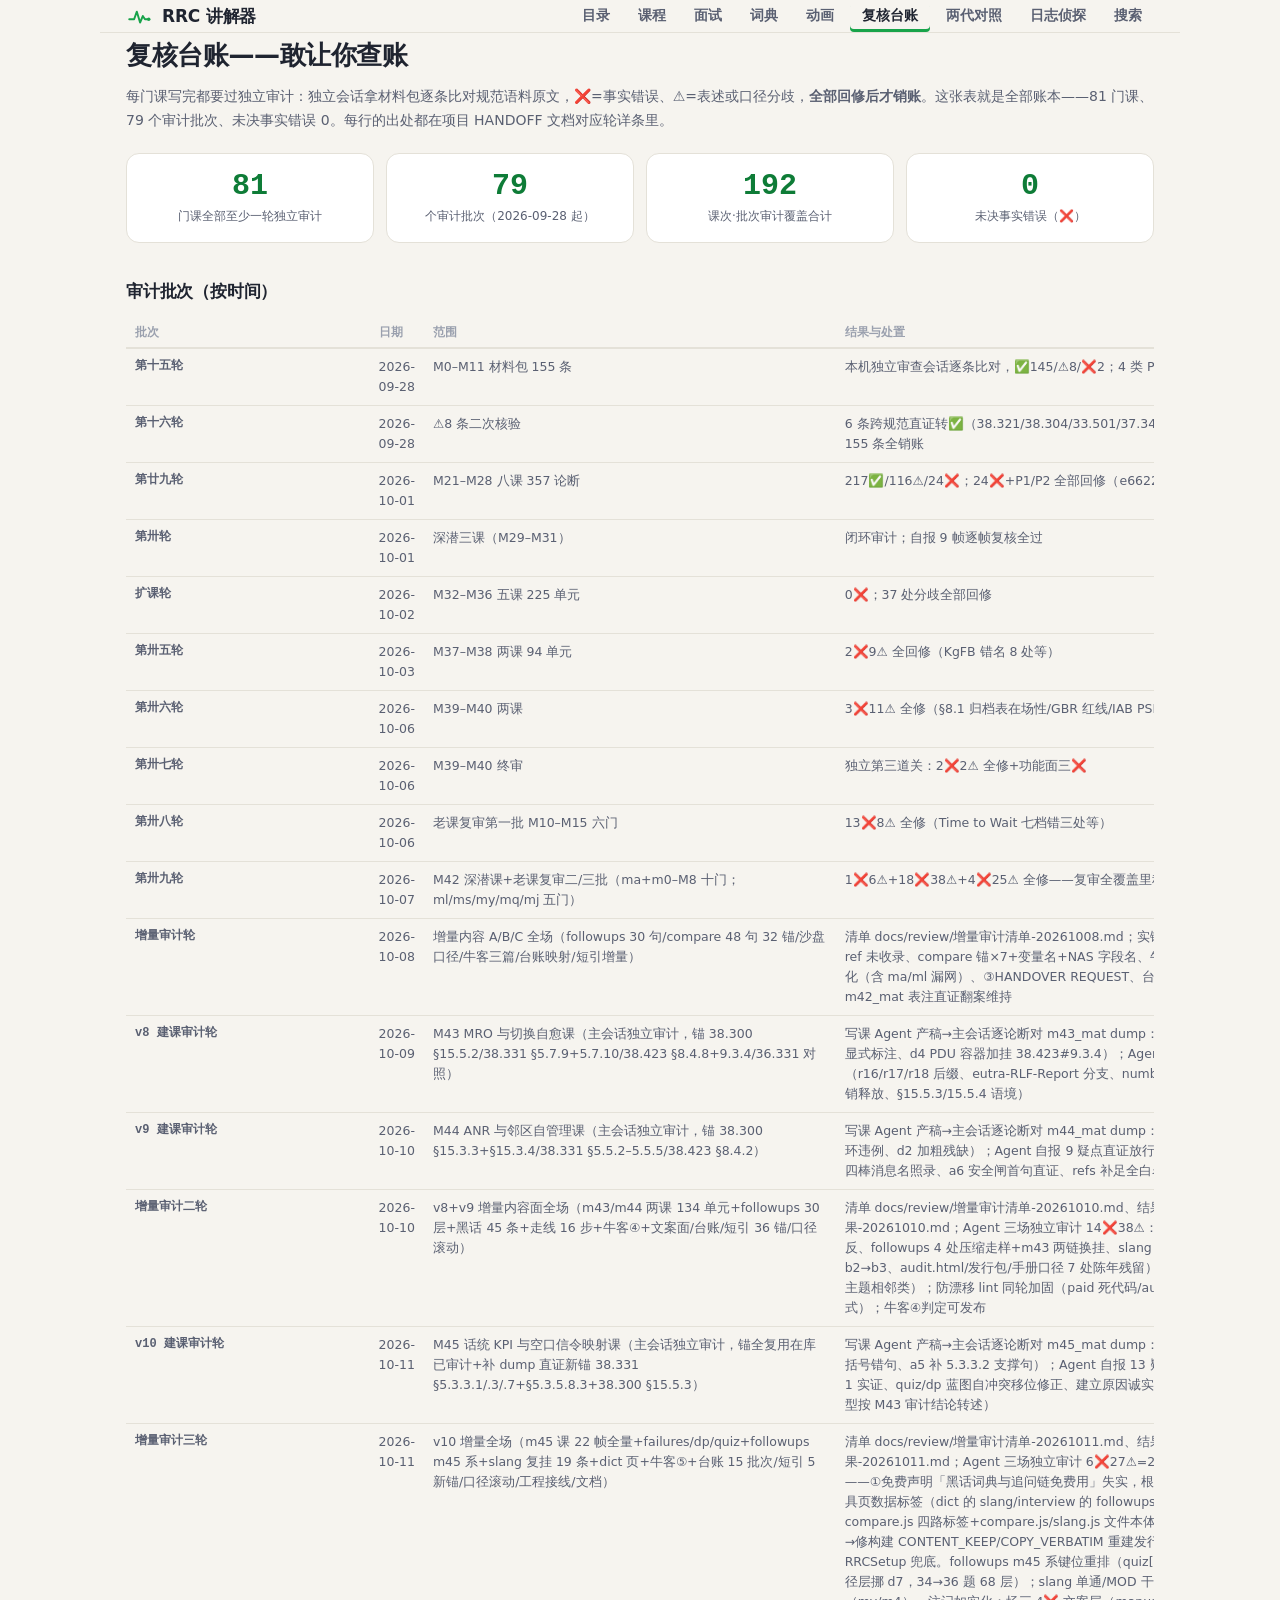
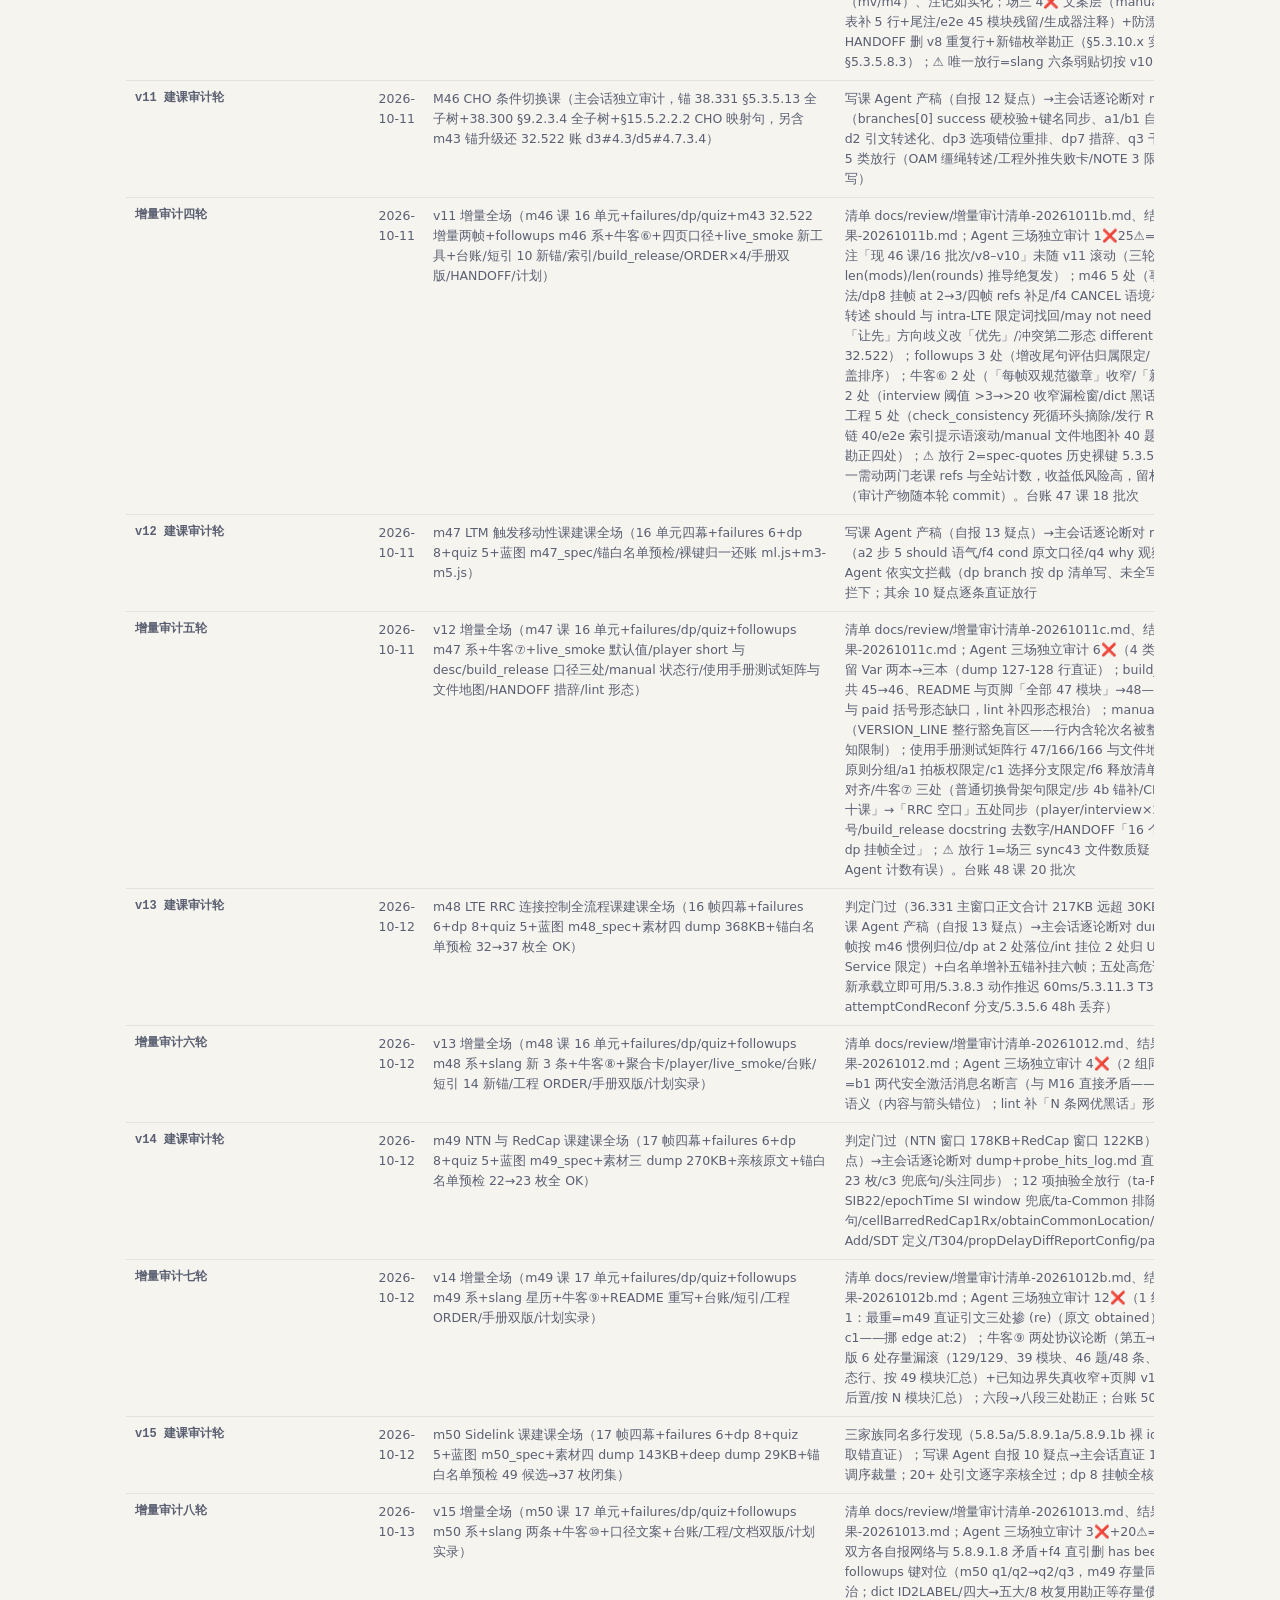
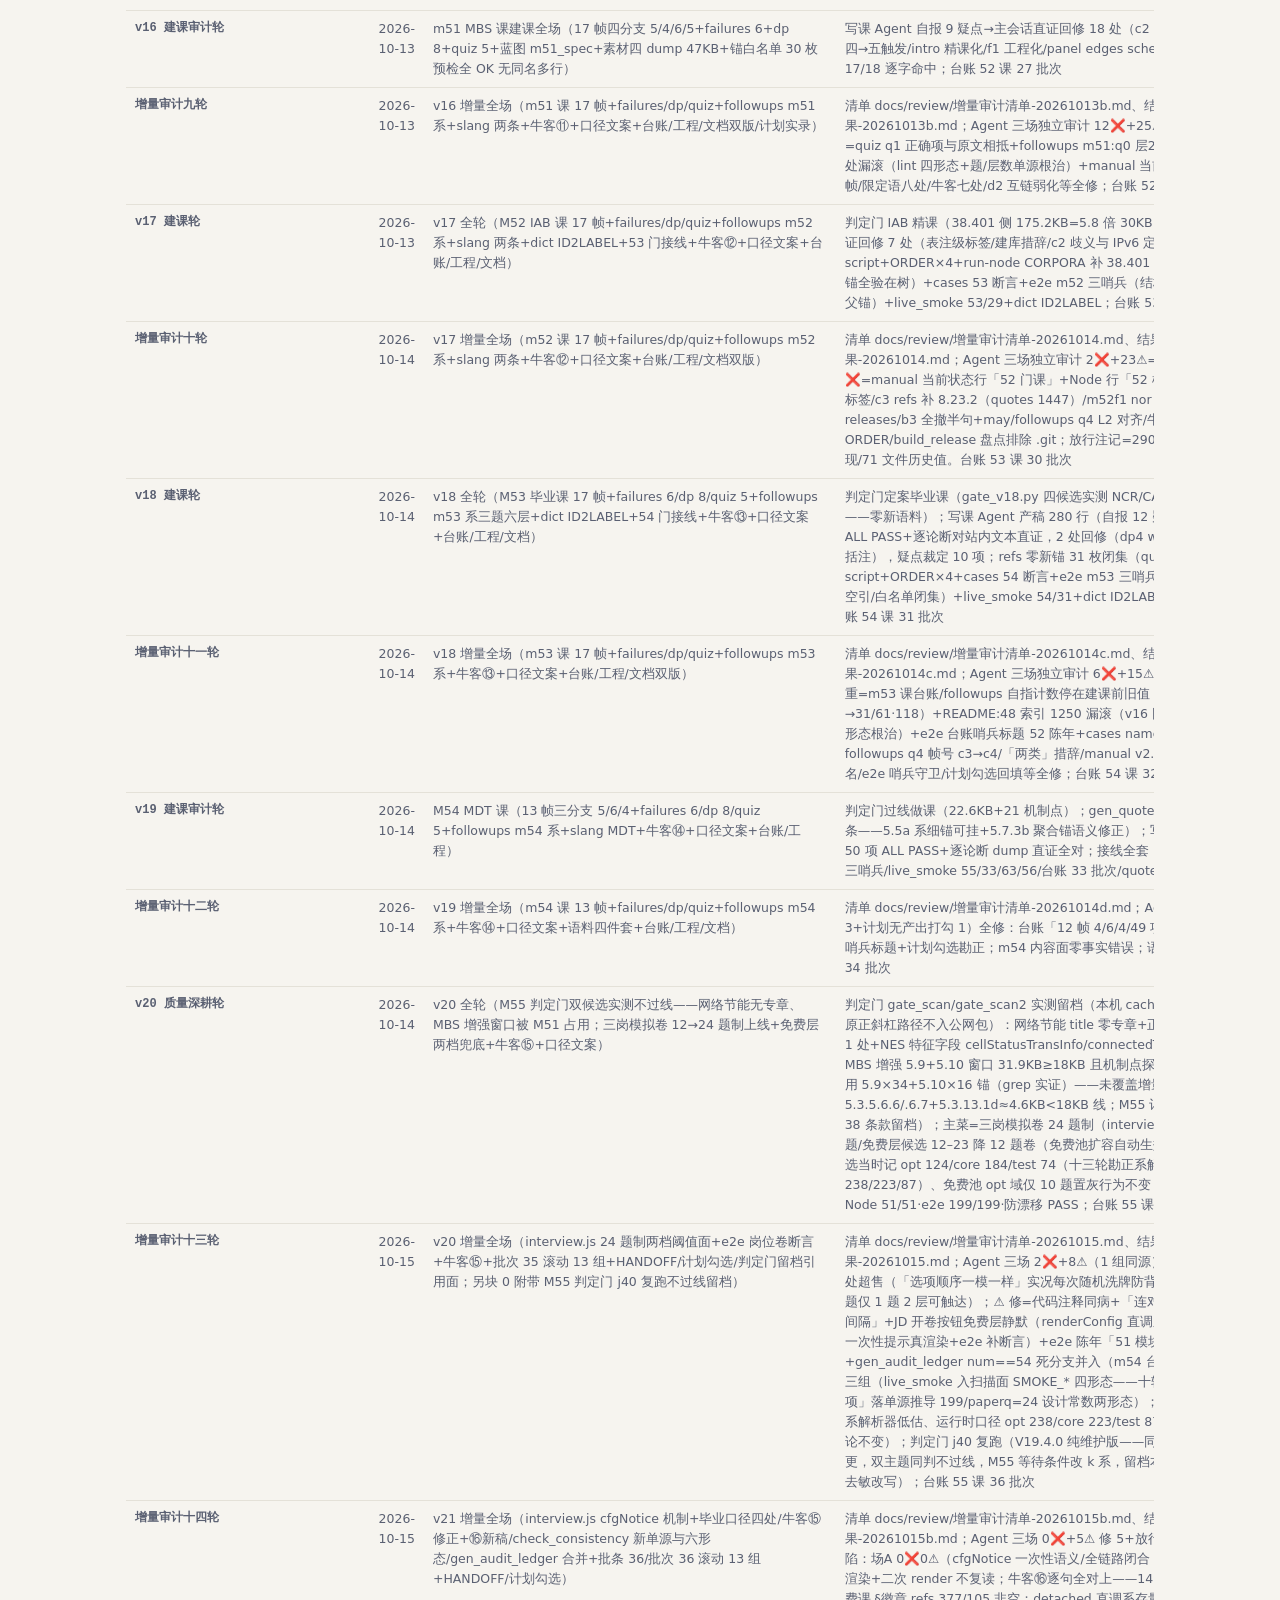
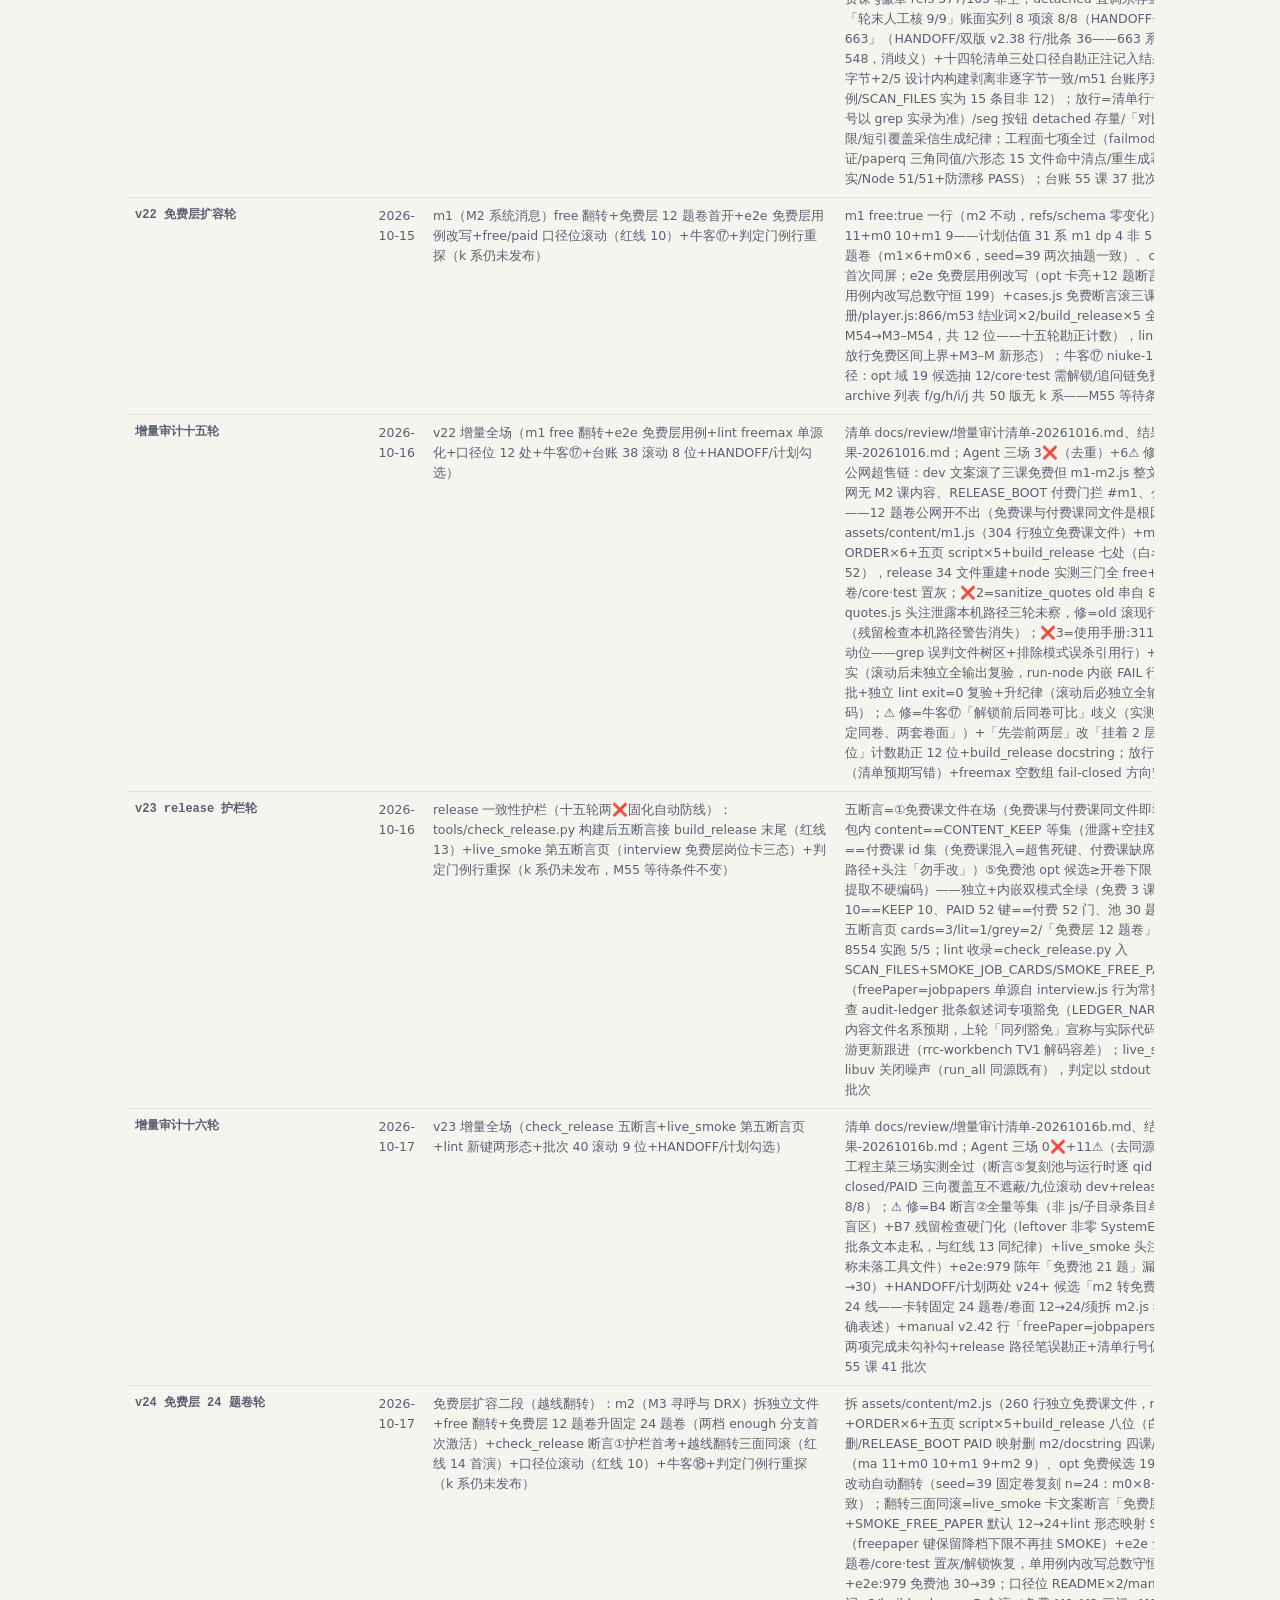
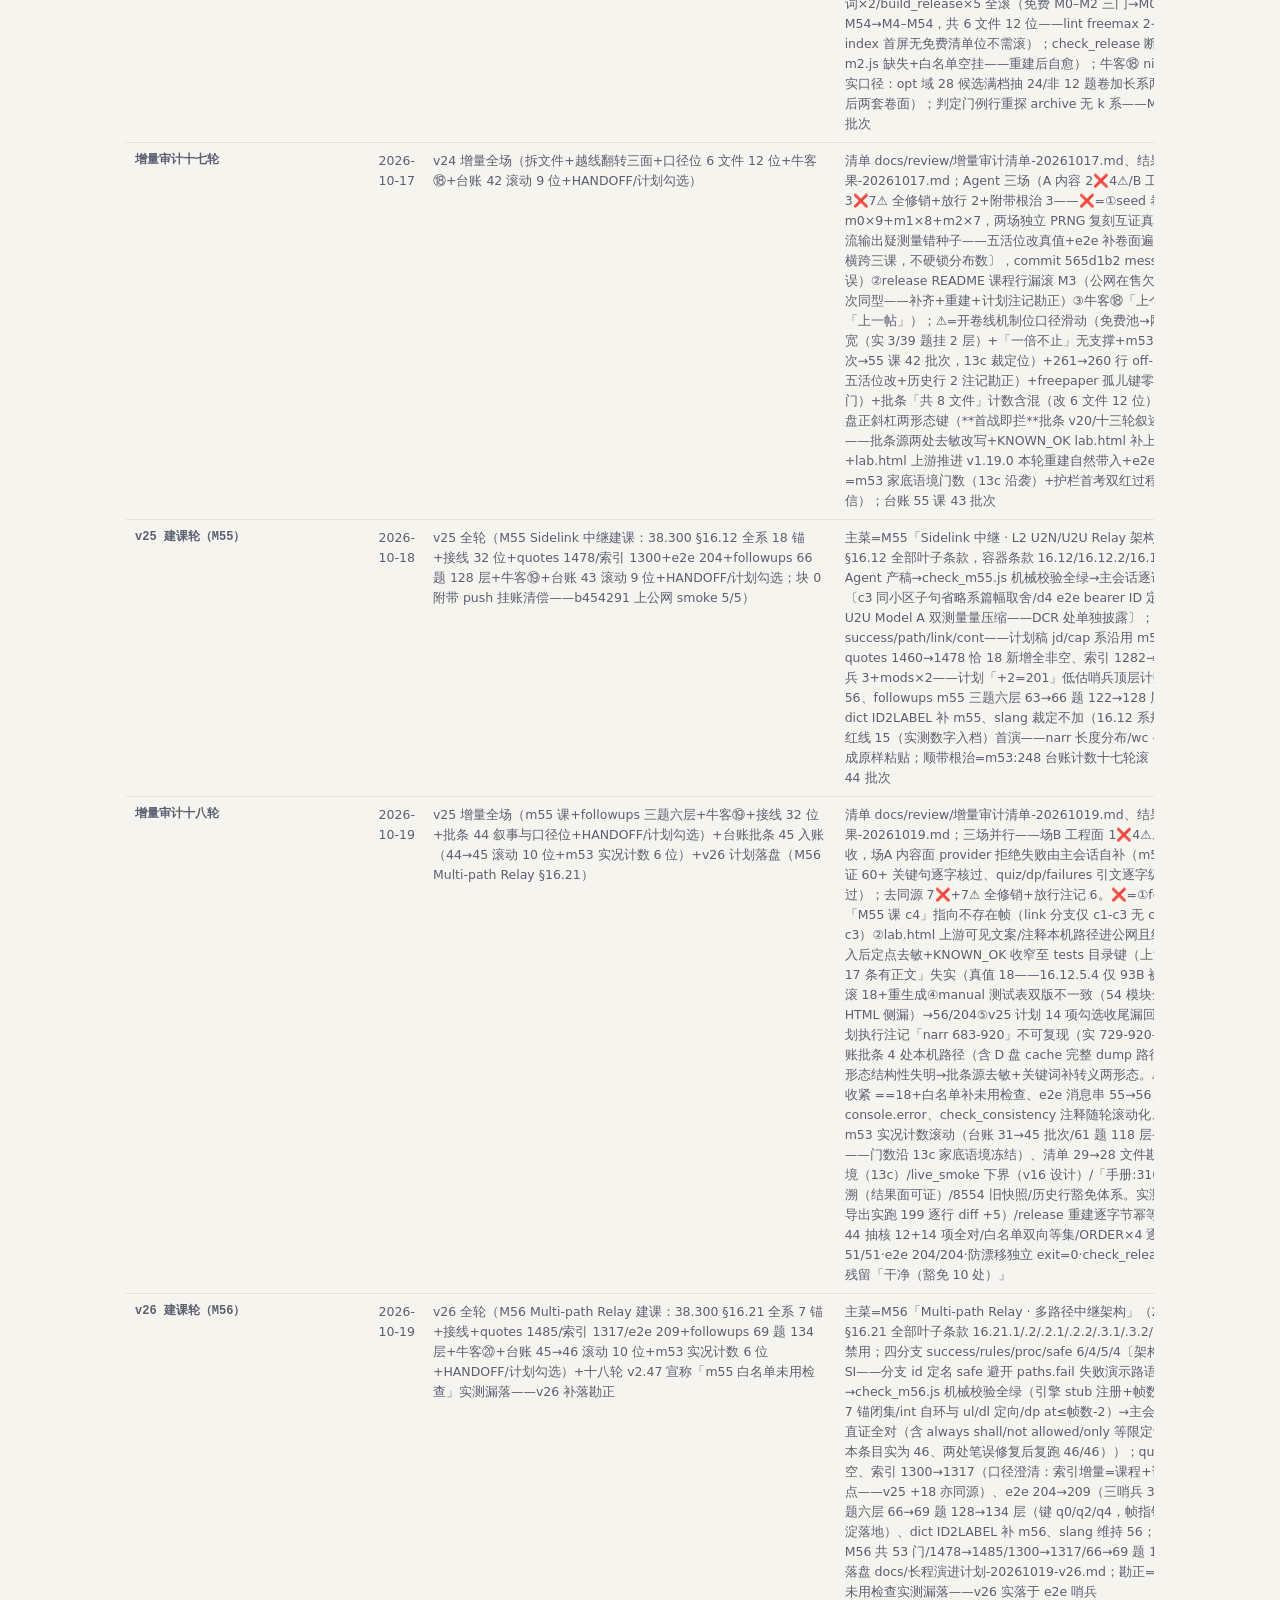
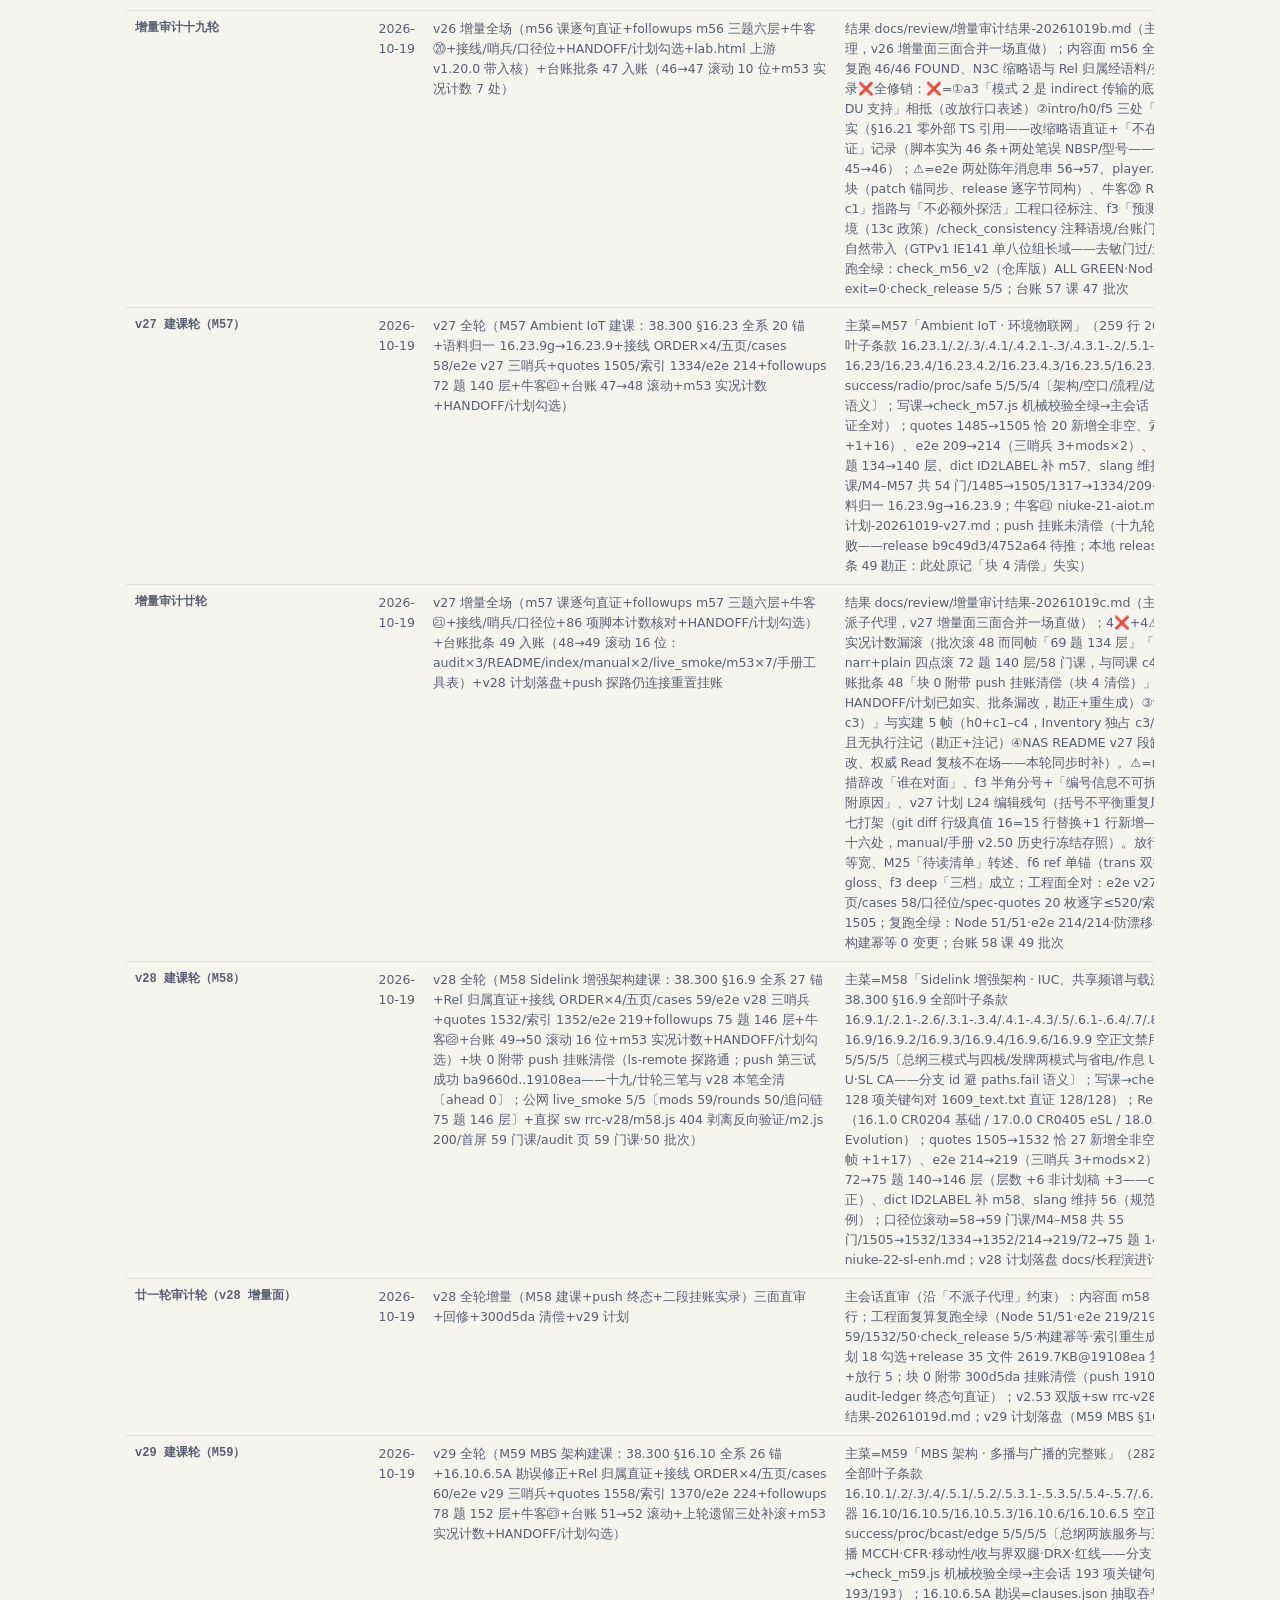
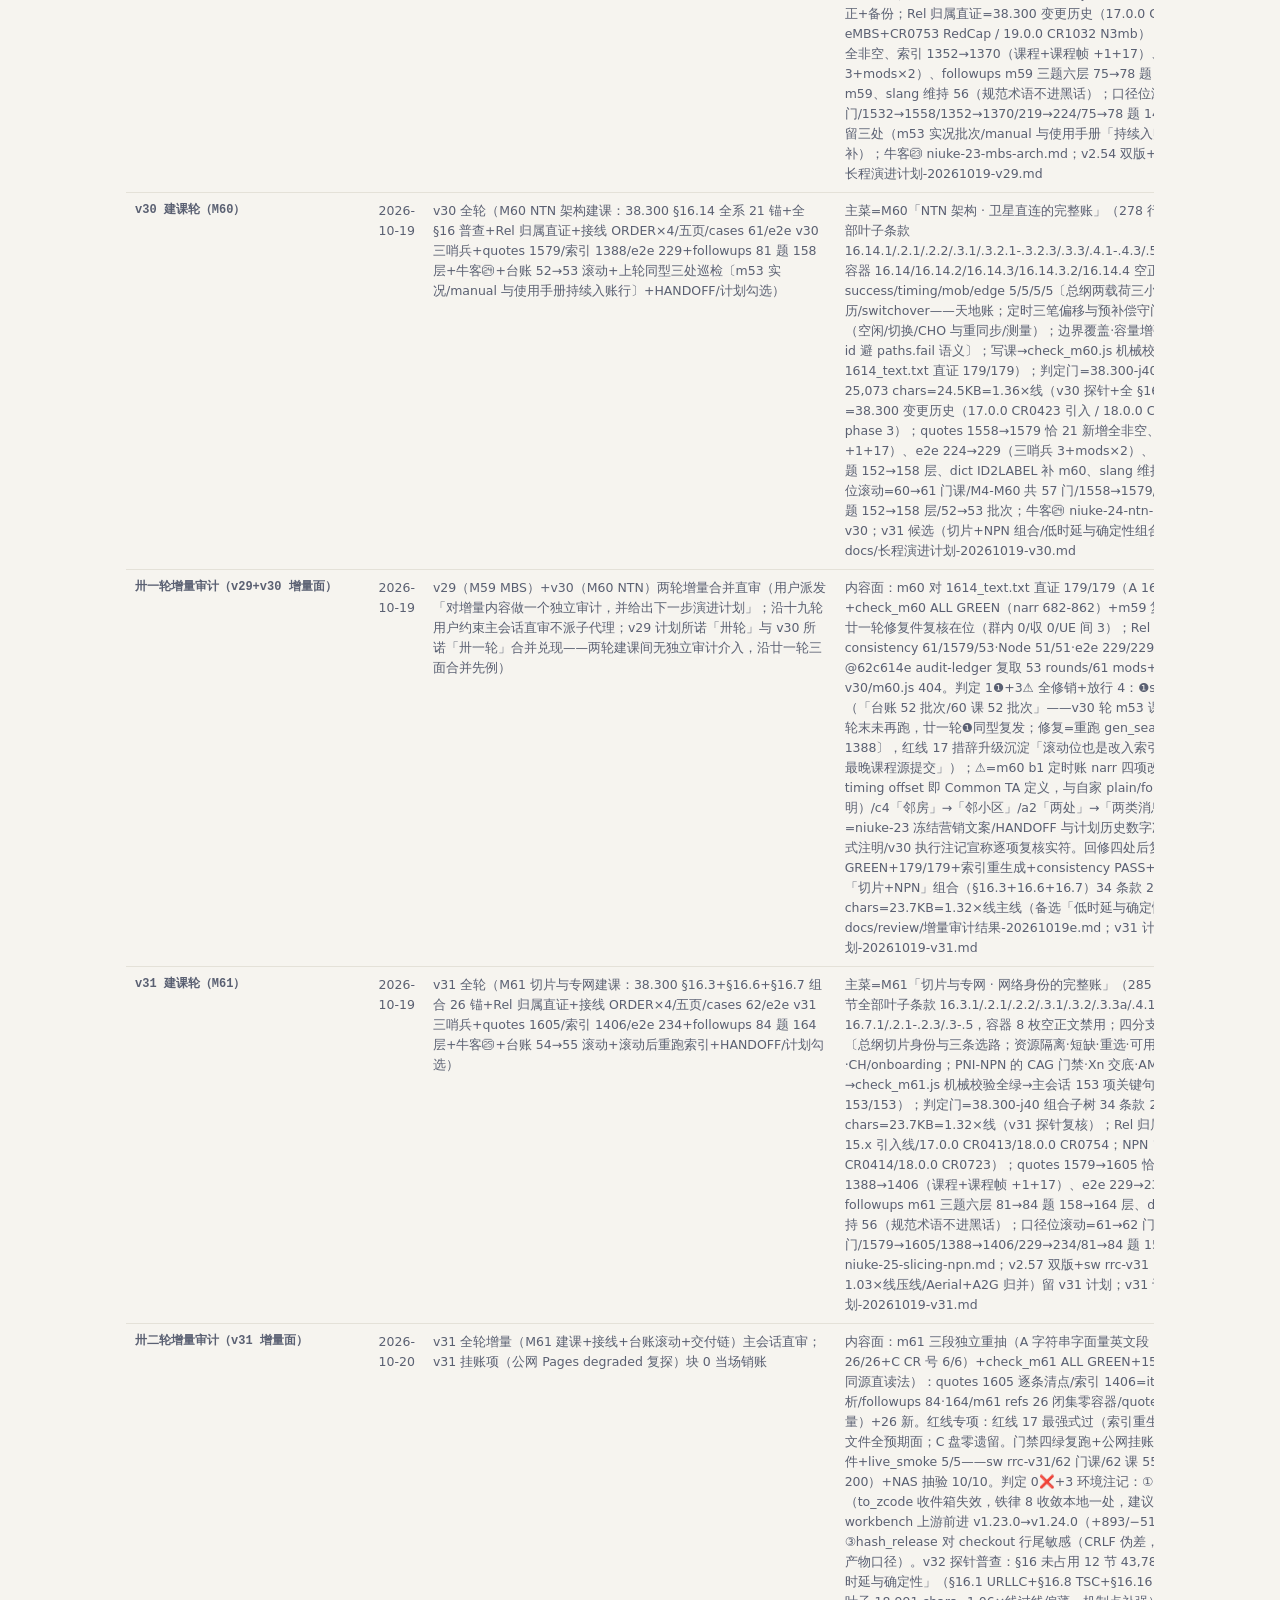
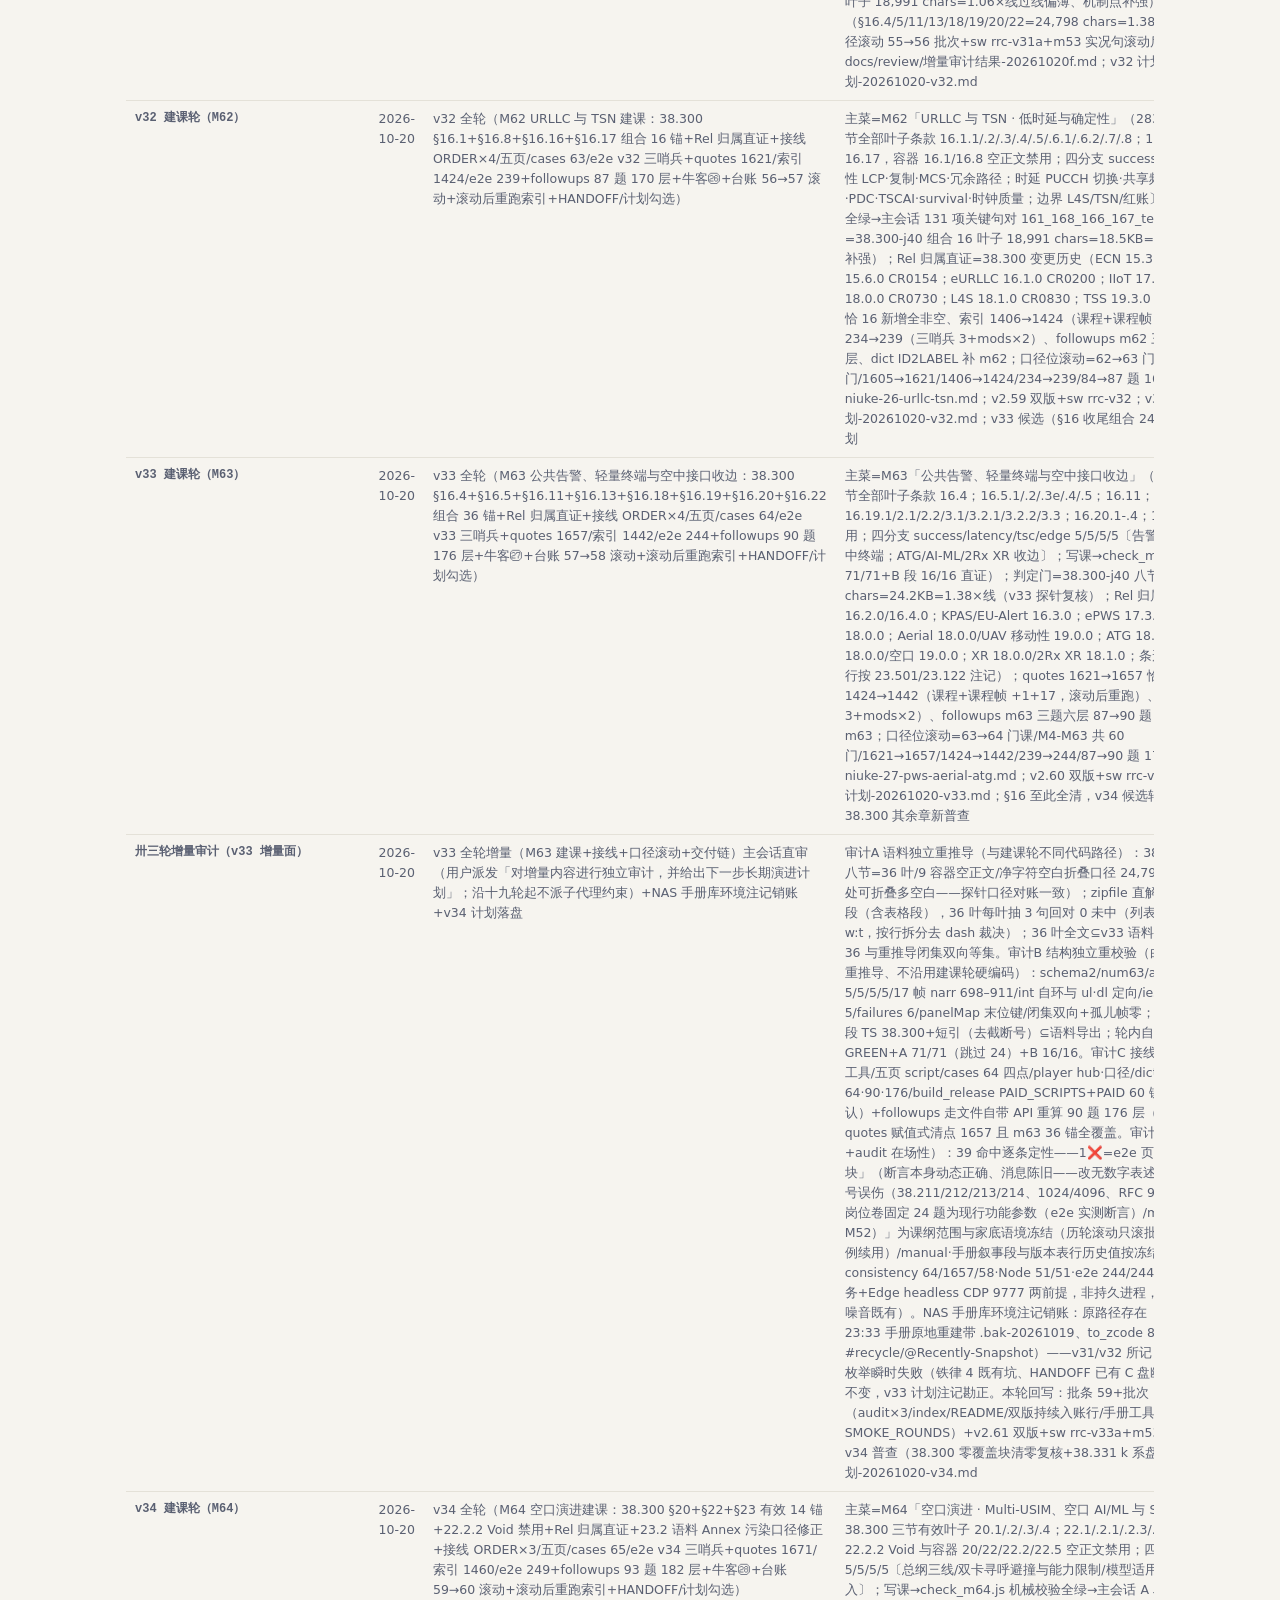
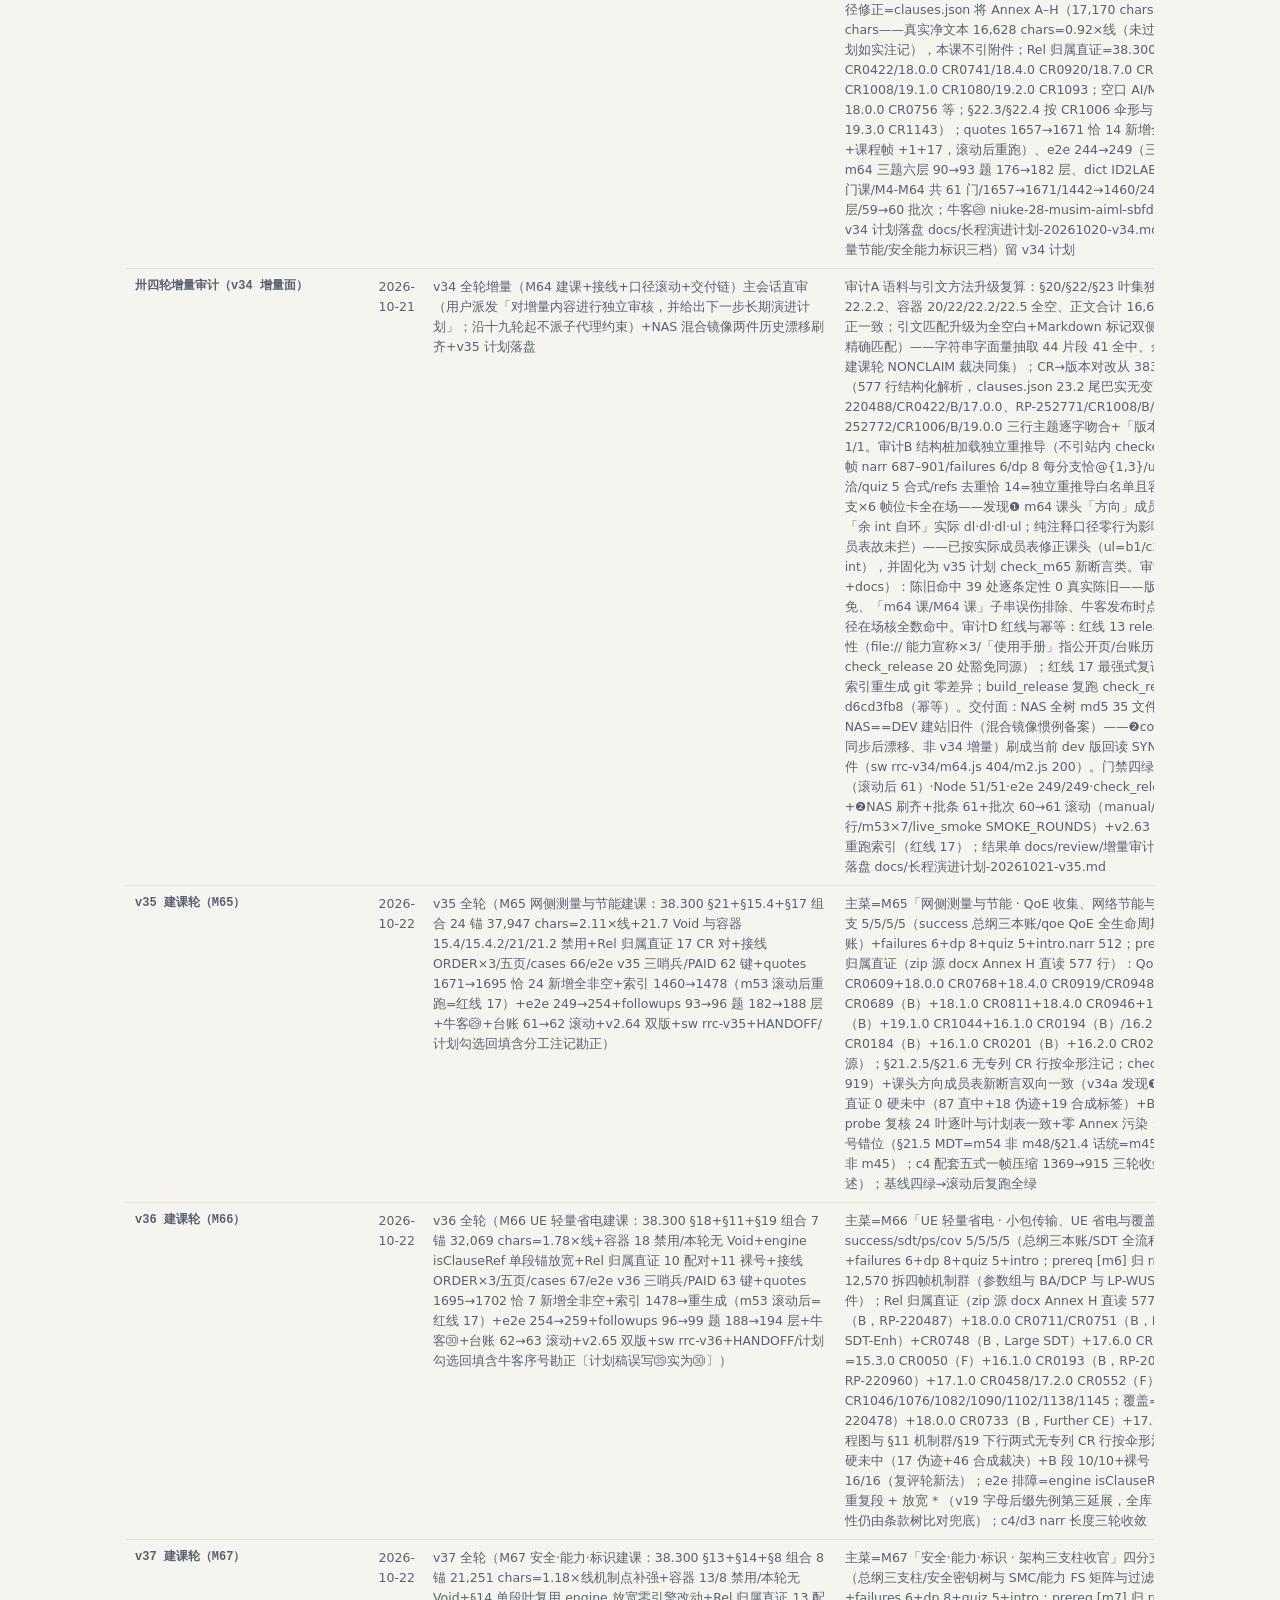
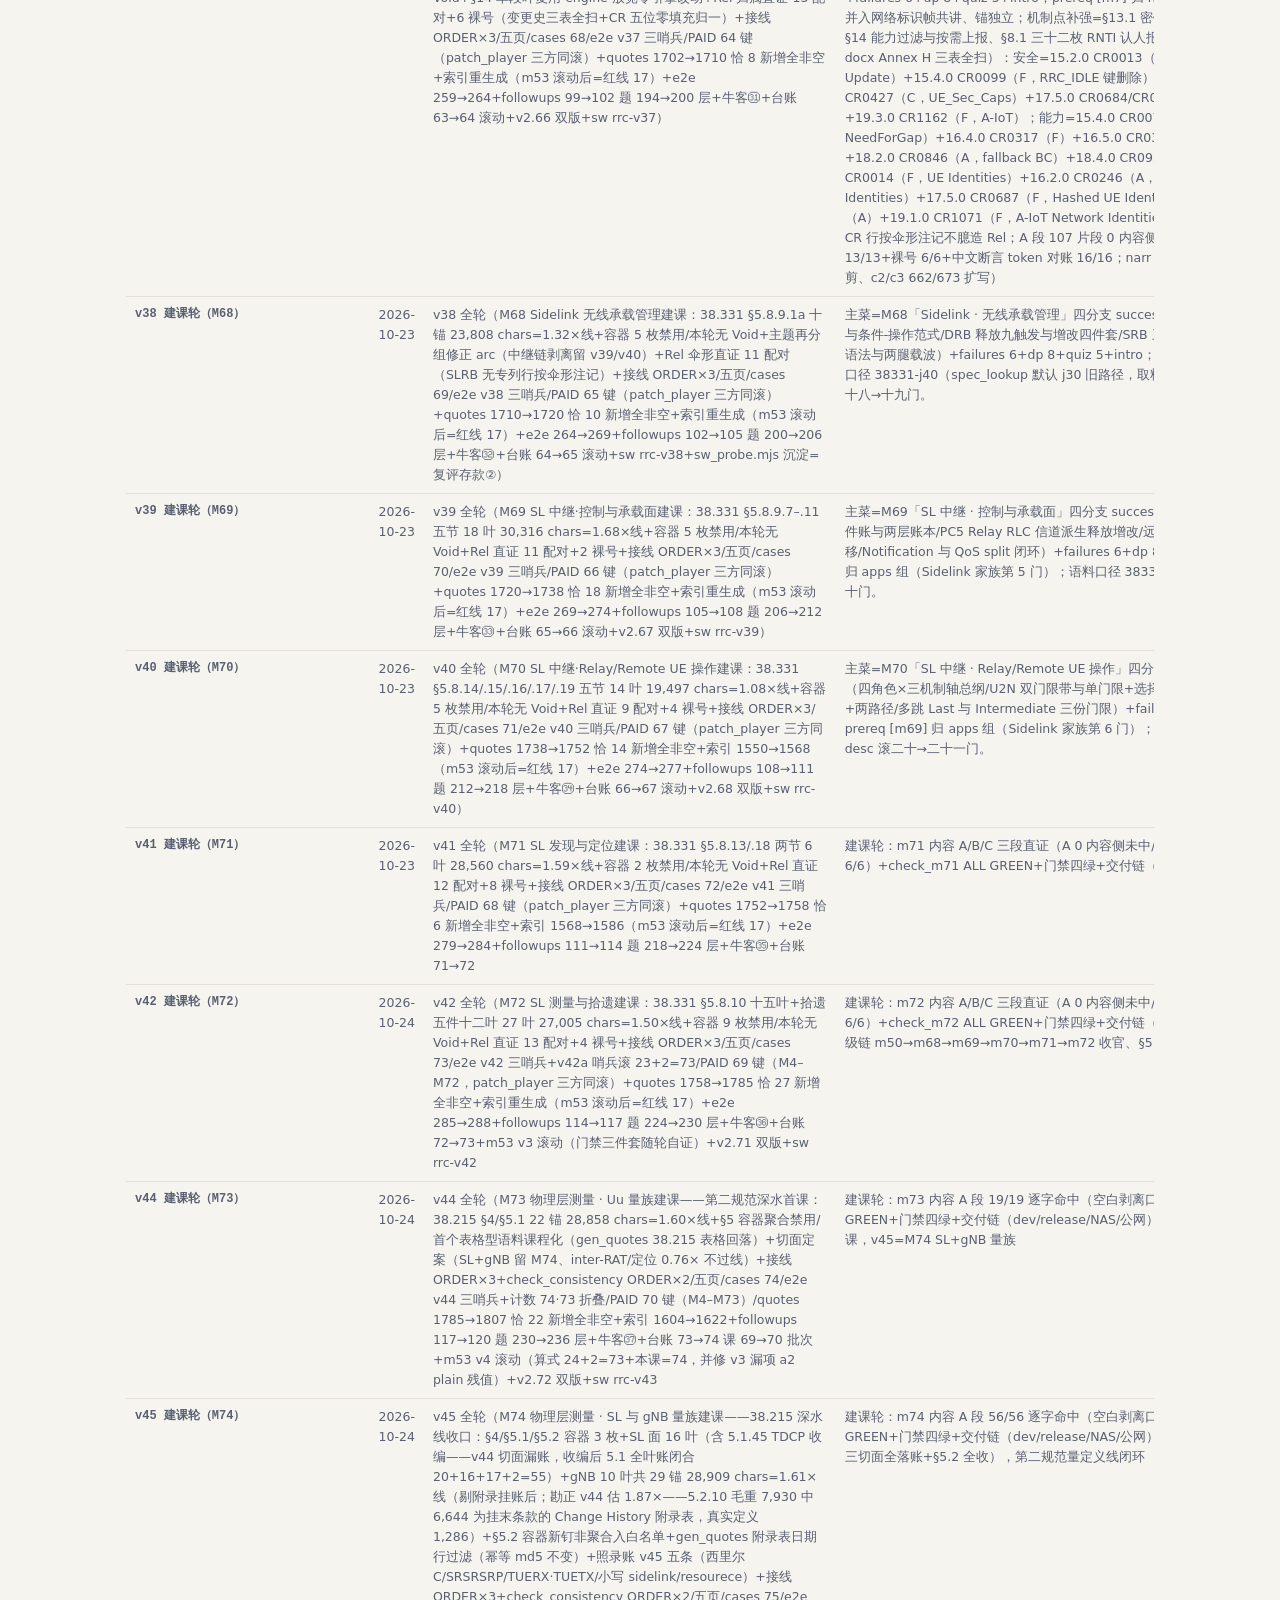
<file: audit.html>
<!DOCTYPE html>
<html lang="zh-CN">
<head>
<meta charset="UTF-8">
<meta name="viewport" content="width=device-width, initial-scale=1.0">
<title>复核台账 · RRC 讲解器</title>
<meta name="description" content="81 门课的独立审计台账：79 个审计批次、逐课审计轮次与结果、未决事实错误=0——每行出处可查。">
<meta property="og:title" content="复核台账 · RRC 讲解器">
<meta property="og:description" content="81 门课的独立审计台账：79 个审计批次、逐课审计轮次与结果、未决事实错误=0——每行出处可查。">
<meta property="og:type" content="website">
<meta property="og:url" content="https://nossell.github.io/5g-rrc-explainer/audit.html">
<link rel="stylesheet" href="assets/site.css">
<style>
.au-wrap{max-width:1080px;margin:0 auto;padding:34px 26px 70px}
.au-hero h1{font-size:26px;font-weight:800;letter-spacing:-.4px}
.au-hero .sub{color:var(--tx2);font-size:14px;margin-top:8px;line-height:1.7}
.au-sum{display:flex;gap:12px;flex-wrap:wrap;margin-top:20px}
.au-chip{flex:1;min-width:170px;border:1px solid var(--bd);border-radius:13px;background:var(--panel);padding:15px 18px;text-align:center}
.au-chip b{font:800 30px var(--mono);color:var(--accent-deep);display:block}
.au-chip span{font-size:12px;color:var(--tx2)}
.au-h2{font-size:17px;font-weight:800;margin-top:34px;letter-spacing:-.2px}
.au-tbl{width:100%;border-collapse:collapse;margin-top:12px;font-size:12.5px;line-height:1.6}
.au-tbl th{font:700 11.5px var(--sans);color:var(--tx3);text-align:left;border-bottom:2px solid var(--bd);padding:7px 9px}
.au-tbl td{border-bottom:1px solid var(--bd);padding:8px 9px;vertical-align:top;color:var(--tx2)}
.au-tbl td b{color:var(--tx1)}
.au-round{font:700 12px var(--mono);color:var(--accent-deep);white-space:nowrap}
.au-note{margin-top:26px;font-size:12.5px;color:var(--tx3);line-height:1.75;border-top:1px solid var(--bd);padding-top:14px}
.au-wrap .tablebox{overflow-x:auto}
@media (max-width:680px){.au-wrap{padding:26px 14px 60px}}
</style>
</head>
<body>
<div class="au-wrap">
  <header class="top" style="margin:-34px -26px 0;padding:0 26px">
  <a class="brand" href="index.html">
    <svg class="logo" viewBox="0 0 24 24" fill="none" aria-hidden="true"><path d="M3 15 L7.5 15 L10 8 L13 18 L15.5 12 L17.5 15 L21 15" stroke="#18A34A" stroke-width="1.8" stroke-linecap="round" stroke-linejoin="round"/><circle cx="21" cy="15" r="1.6" fill="#18A34A"/></svg>
    RRC 讲解器
  </a>
  <nav class="topnav">
    <a class="navlink" href="index.html">目录</a>
    <a class="navlink" href="app.html">课程</a>
    <a class="navlink" href="interview.html">面试</a>
    <a class="navlink" href="dict.html">词典</a>
    <a class="navlink" href="anim.html">动画</a>
    <a class="navlink on" href="audit.html">复核台账</a>
    <a class="navlink" href="compare.html">两代对照</a>
    <a class="navlink" href="log-detective.html">日志侦探</a>
    <a class="navlink" href="search.html">搜索</a>
  </nav>
  </header>

  <section class="au-hero">
    <h1>复核台账——敢让你查账</h1>
    <p class="sub">每门课写完都要过独立审计：独立会话拿材料包逐条比对规范语料原文，❌=事实错误、⚠️=表述或口径分歧，<b>全部回修后才销账</b>。这张表就是全部账本——81 门课、79 个审计批次、未决事实错误 0。每行的出处都在项目 HANDOFF 文档对应轮详条里。</p>
  </section>

  <div class="au-sum" id="au-sum"></div>

  <h2 class="au-h2">审计批次（按时间）</h2>
  <div class="tablebox"><table class="au-tbl" id="au-rounds"></table></div>

  <h2 class="au-h2">逐课台账（M0–M80）</h2>
  <div class="tablebox"><table class="au-tbl" id="au-mods"></table></div>

  <p class="au-note" id="au-note"></p>
</div>

<footer style="border-top:1px solid var(--bd);padding:18px 0;text-align:center;color:var(--tx3);font-size:12.5px">
  <div class="wrap" style="max-width:1080px;margin:0 auto;padding:0 26px;display:flex;justify-content:space-between;flex-wrap:wrap;gap:8px">
    <div class="flinks"><a href="index.html">目录</a><a href="app.html">课程</a><a href="compare.html">两代对照</a><a href="dict.html">词典</a></div>
    <div>RRC 讲解器 · 可信度组件（复核台账）</div>
  </div>
</footer>

<script src="assets/content/audit-ledger.js"></script>
<script>
(function () {
  'use strict';
  var L = window.RRC_AUDIT_LEDGER;
  function esc(s) { return String(s).replace(/&/g, '&amp;').replace(/</g, '&lt;'); }
  var totalAudits = L.mods.reduce(function (s, m) { return s + m.audits.length; }, 0);
  var unresolved = L.mods.reduce(function (s, m) { return s + m.unresolved; }, 0);
  document.getElementById('au-sum').innerHTML =
    '<div class="au-chip"><b>' + L.mods.length + '</b><span>门课全部至少一轮独立审计</span></div>' +
    '<div class="au-chip"><b>' + L.rounds.length + '</b><span>个审计批次（2026-09-28 起）</span></div>' +
    '<div class="au-chip"><b>' + totalAudits + '</b><span>课次·批次审计覆盖合计</span></div>' +
    '<div class="au-chip"><b>' + unresolved + '</b><span>未决事实错误（❌）</span></div>';

  document.getElementById('au-rounds').innerHTML =
    '<tr><th>批次</th><th>日期</th><th>范围</th><th>结果与处置</th></tr>' +
    L.rounds.map(function (r) {
      return '<tr><td class="au-round">' + esc(r.r) + '</td><td>' + esc(r.d) + '</td><td>' + esc(r.scope) + '</td><td>' + esc(r.s) + '</td></tr>';
    }).join('');

  document.getElementById('au-mods').innerHTML =
    '<tr><th>课</th><th>标题</th><th>审计轮次与结果</th><th>未决</th></tr>' +
    L.mods.map(function (m) {
      return '<tr><td class="au-round">M' + m.num + '</td><td><b>' + esc(m.title) + '</b></td>' +
        '<td>' + m.audits.map(function (a) {
          return '<span class="au-round">' + esc(a.r) + '</span>（' + esc(a.d) + '）' + esc(a.s);
        }).join('；') + '</td>' +
        '<td>' + (m.unresolved === 0 ? '0' : '<b style="color:var(--danger)">' + m.unresolved + '</b>') + '</td></tr>';
    }).join('');

  document.getElementById('au-note').textContent = L.note;
})();
</script>
</body>
</html>
</file>
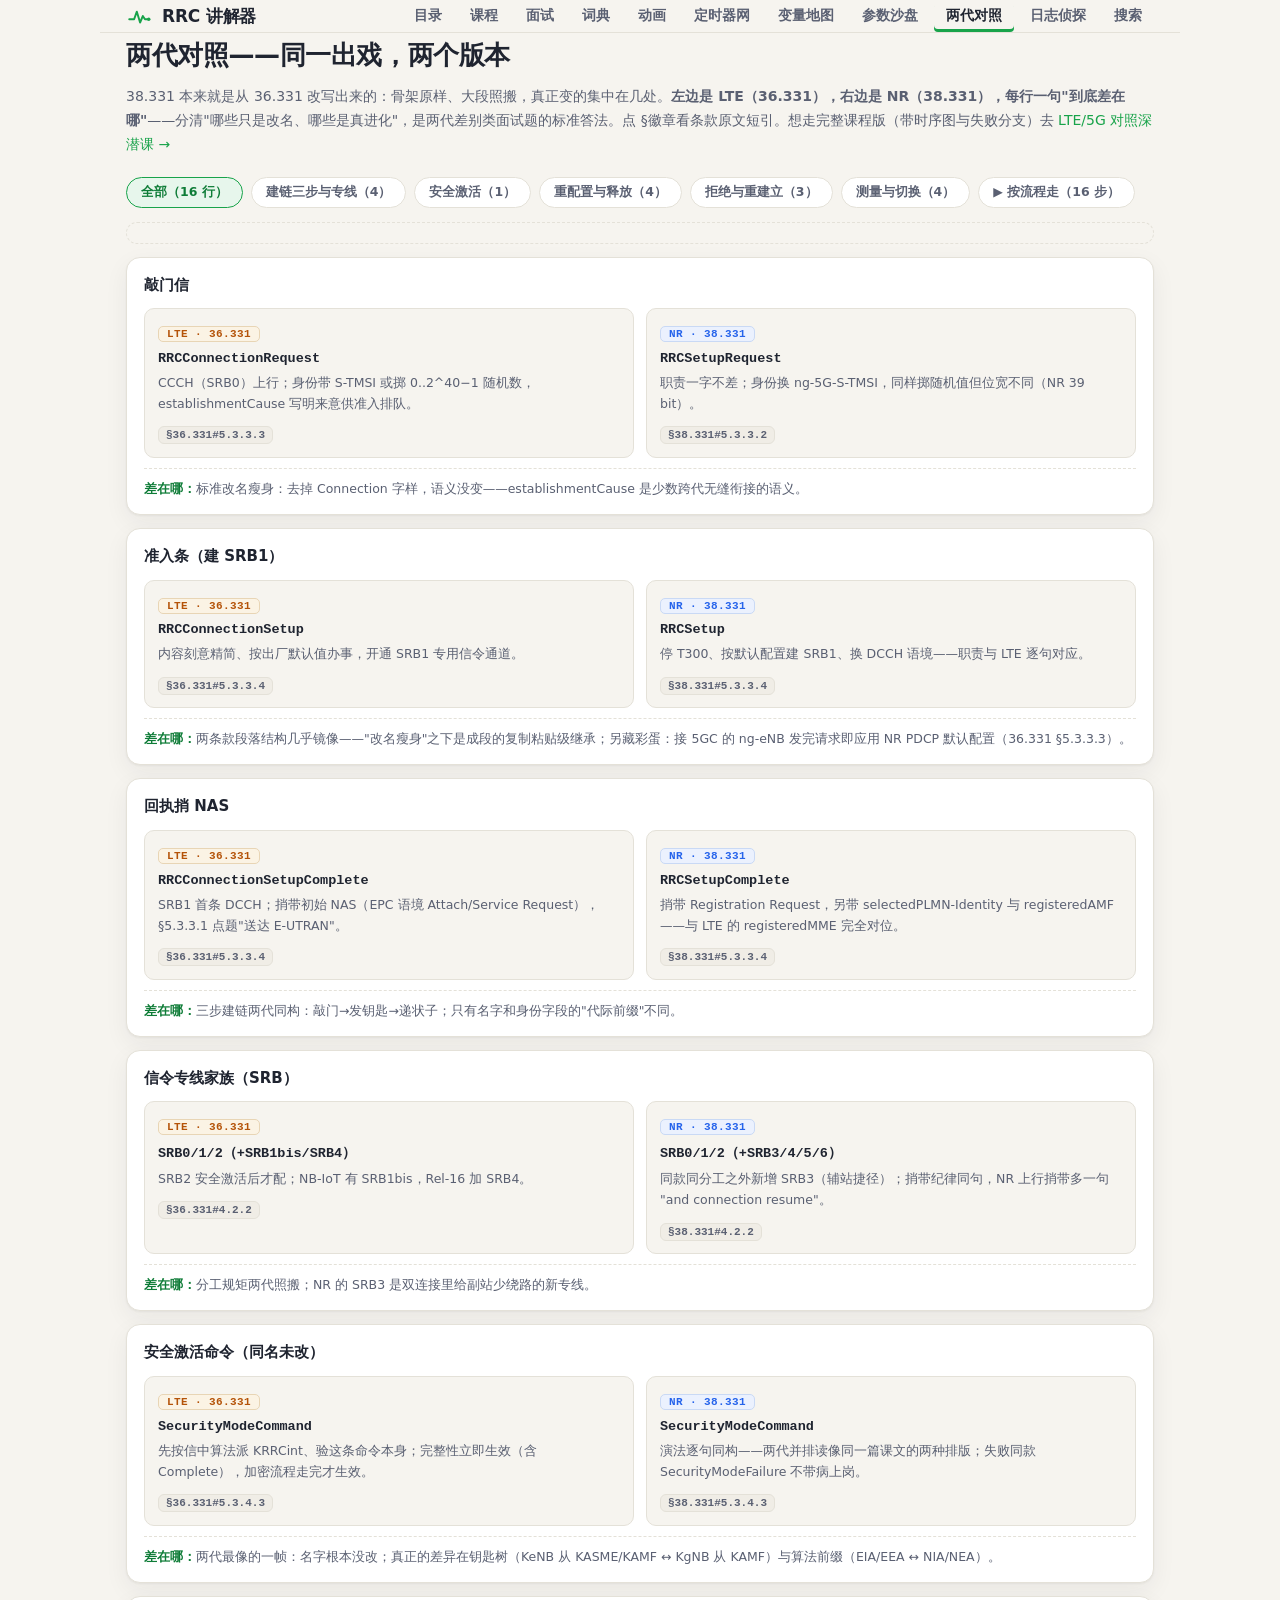
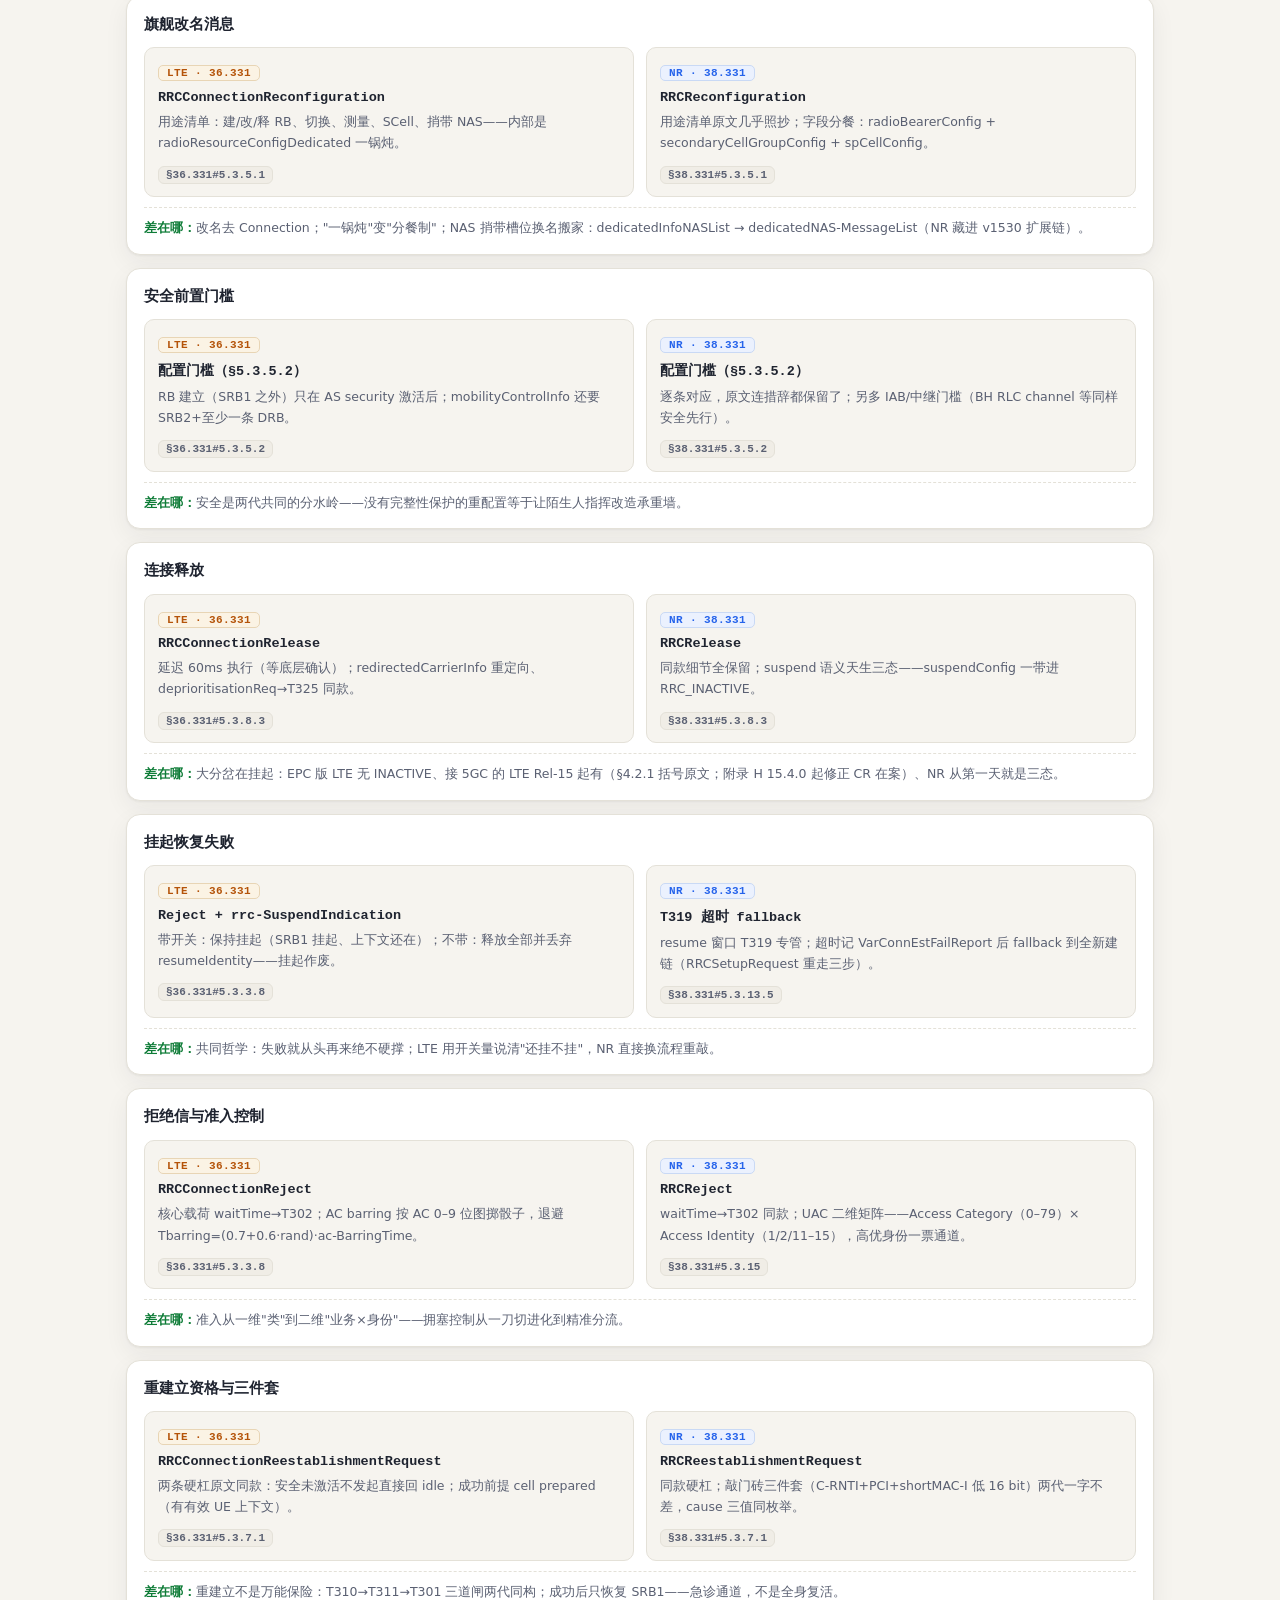
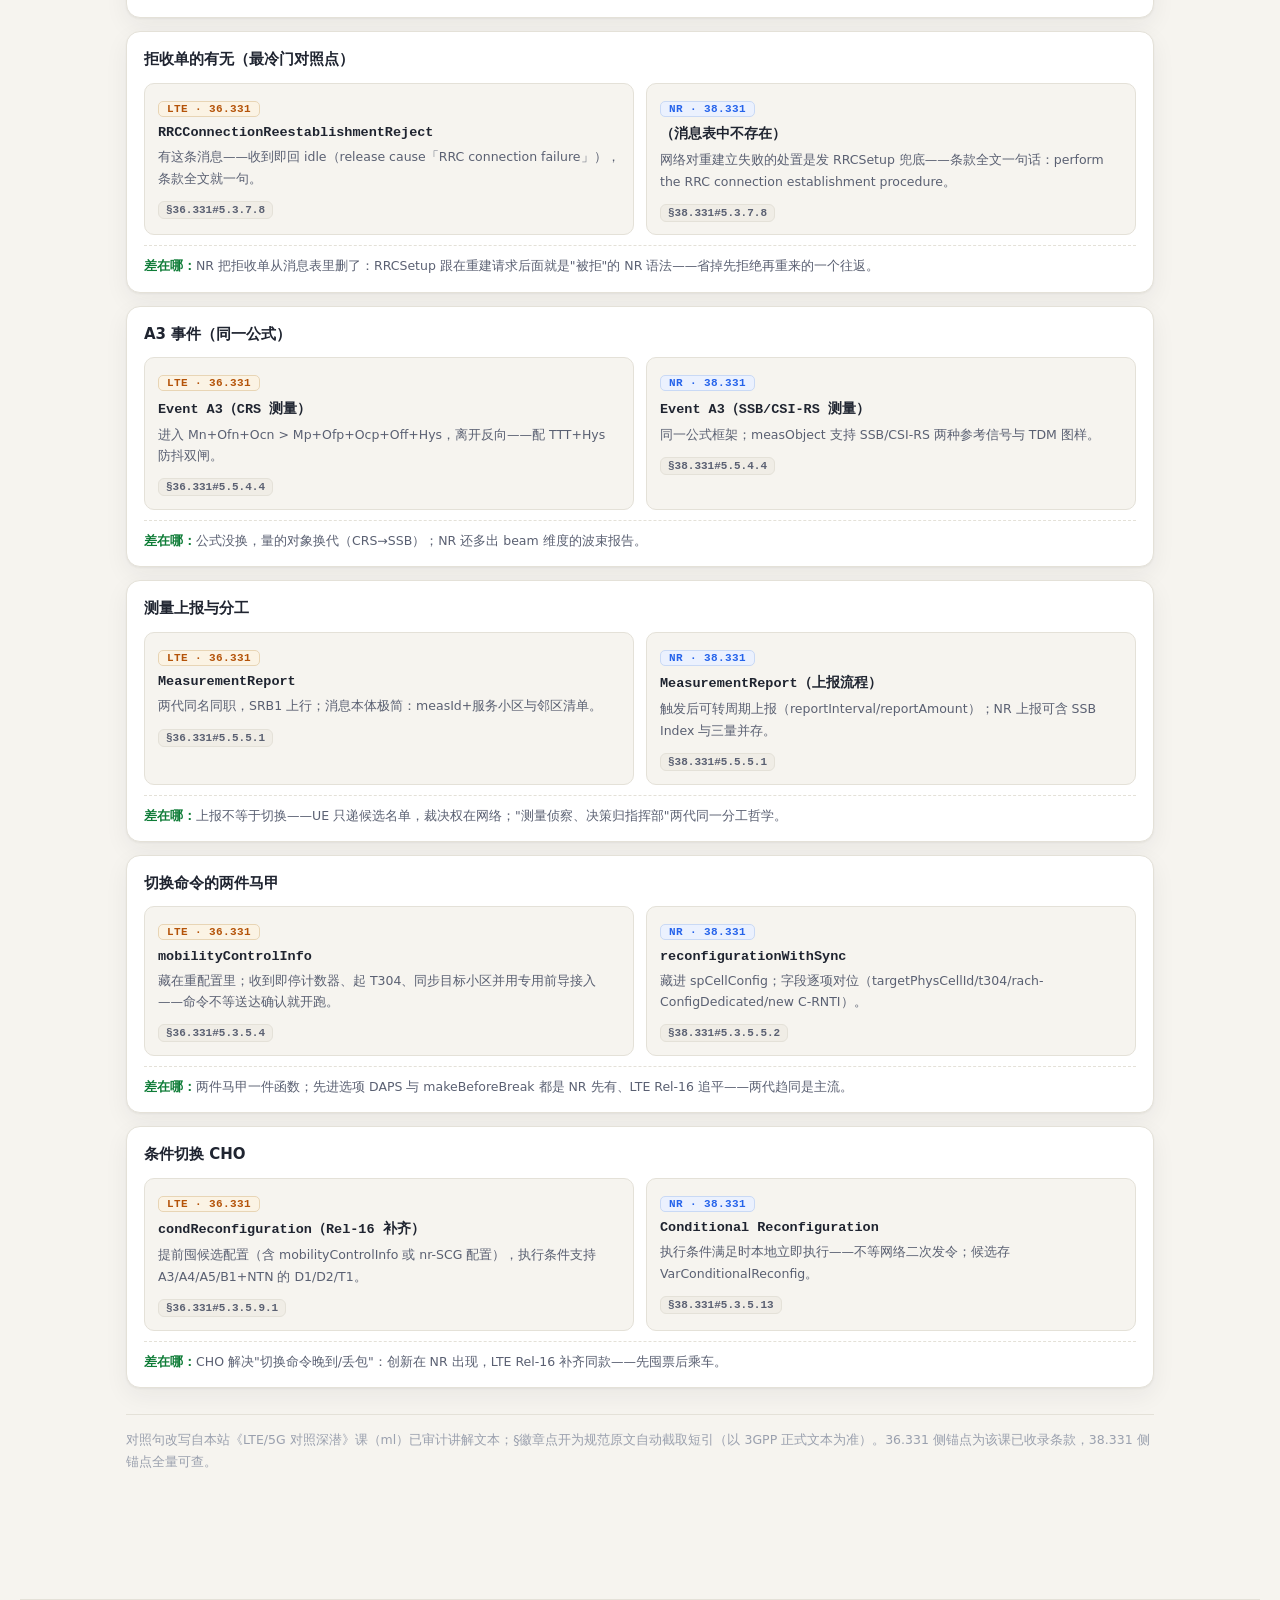
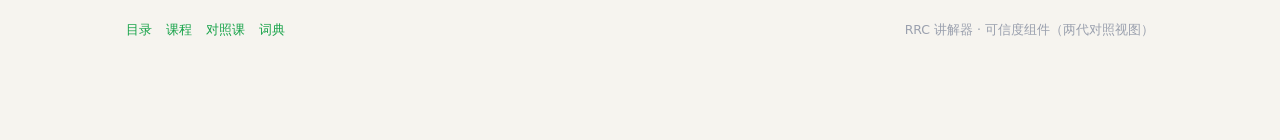
<file: compare.html>
<!DOCTYPE html>
<html lang="zh-CN">
<head>
<meta charset="UTF-8">
<meta name="viewport" content="width=device-width, initial-scale=1.0">
<title>两代对照 · RRC 讲解器</title>
<meta name="description" content="LTE（36.331）与 NR（38.331）同一过程并排对照：改名清单、真正的分岔、成段继承的镜像条款——16 行对照逐行挂条款徽章。">
<meta property="og:title" content="两代对照 · RRC 讲解器">
<meta property="og:description" content="LTE（36.331）与 NR（38.331）同一过程并排对照：改名清单、真正的分岔、成段继承的镜像条款——16 行对照逐行挂条款徽章。">
<meta property="og:type" content="website">
<meta property="og:url" content="https://nossell.github.io/5g-rrc-explainer/compare.html">
<link rel="stylesheet" href="assets/site.css">
<style>
.cp-wrap{max-width:1080px;margin:0 auto;padding:34px 26px 70px}
.cp-hero h1{font-size:26px;font-weight:800;letter-spacing:-.4px}
.cp-hero .sub{color:var(--tx2);font-size:14px;margin-top:8px;line-height:1.7}
.cp-tabs{display:flex;gap:8px;flex-wrap:wrap;margin-top:20px}
.cp-tab{font:700 12.5px var(--sans);color:var(--tx2);background:var(--panel);border:1px solid var(--bd);border-radius:999px;padding:6px 14px;cursor:pointer}
.cp-tab.on{color:var(--accent-deep);background:var(--accent-bg);border-color:var(--accent)}
.cp-row{border:1px solid var(--bd);border-radius:14px;background:var(--panel);padding:15px 17px;margin-top:13px;box-shadow:var(--shadow-card)}
.cp-topic{display:flex;align-items:baseline;gap:10px;flex-wrap:wrap}
.cp-topic b{font-size:15px;font-weight:800;color:var(--tx1)}
.cp-cols{display:grid;grid-template-columns:1fr 1fr;gap:12px;margin-top:10px}
.cp-cell{border:1px solid var(--bd);border-radius:10px;background:var(--bg);padding:11px 13px}
.cp-gen{font:800 11px var(--mono);letter-spacing:.4px;border-radius:5px;padding:1px 8px;display:inline-block}
.cp-gen.lte{color:#B45309;background:#FBF3E4;border:1px solid #E8D5B5}
.cp-gen.nr{color:#2563EB;background:#EBF1FE;border:1px solid #C9D9F5}
.cp-msg{font:800 13.5px var(--mono);color:var(--tx1);margin-top:6px}
.cp-note{font-size:12.5px;color:var(--tx2);line-height:1.7;margin-top:6px}
.cp-badge-row{margin-top:7px}
.cp-diff{margin-top:10px;border-top:1px dashed var(--bd);padding-top:9px;font-size:12.5px;line-height:1.7;color:var(--tx2)}
.cp-diff b{color:var(--accent-deep)}
.cp-note-btm{margin-top:26px;font-size:12.5px;color:var(--tx3);line-height:1.75;border-top:1px solid var(--bd);padding-top:14px}
/* 走线模式（v8 块 4）：步骤条+行高亮+淡化 */
.cp-walkbar{display:flex;gap:6px;flex-wrap:wrap;align-items:center;margin-top:14px;padding:10px 12px;border:1px dashed var(--bd);border-radius:12px;background:var(--bg)}
.cp-walk-step{font:700 12px var(--sans);color:var(--tx2);background:var(--panel);border:1px solid var(--bd);border-radius:999px;padding:4px 11px;cursor:pointer}
.cp-walk-step.done{opacity:.45}
.cp-walk-step.on{color:#fff;background:var(--accent);border-color:var(--accent)}
.cp-walk-nav{display:flex;gap:6px;margin-left:auto}
.cp-walk-nav button{font:700 12px var(--sans);border:1px solid var(--bd);background:var(--panel);color:var(--tx1);border-radius:8px;padding:4px 12px;cursor:pointer}
.cp-row.walk-hit{border-color:var(--accent);box-shadow:0 0 0 2px var(--accent-bg),var(--shadow-card)}
.cp-walking .cp-row:not(.walk-hit){opacity:.38}
@media (max-width:680px){.cp-cols{grid-template-columns:1fr}.cp-wrap{padding:26px 14px 60px}}
</style>
</head>
<body>
<div class="cp-wrap">
  <header class="top" style="margin:-34px -26px 0;padding:0 26px">
  <a class="brand" href="index.html">
    <svg class="logo" viewBox="0 0 24 24" fill="none" aria-hidden="true"><path d="M3 15 L7.5 15 L10 8 L13 18 L15.5 12 L17.5 15 L21 15" stroke="#18A34A" stroke-width="1.8" stroke-linecap="round" stroke-linejoin="round"/><circle cx="21" cy="15" r="1.6" fill="#18A34A"/></svg>
    RRC 讲解器
  </a>
  <nav class="topnav">
    <a class="navlink" href="index.html">目录</a>
    <a class="navlink" href="app.html">课程</a>
    <a class="navlink" href="interview.html">面试</a>
    <a class="navlink" href="dict.html">词典</a>
    <a class="navlink" href="anim.html">动画</a>
    <a class="navlink" href="timer-net.html">定时器网</a>
    <a class="navlink" href="variables-map.html">变量地图</a>
    <a class="navlink" href="meas-sandbox.html">参数沙盘</a>
    <a class="navlink on" href="compare.html">两代对照</a>
    <a class="navlink" href="log-detective.html">日志侦探</a>
    <a class="navlink" href="search.html">搜索</a>
  </nav>
  </header>

  <section class="cp-hero">
    <h1>两代对照——同一出戏，两个版本</h1>
    <p class="sub">38.331 本来就是从 36.331 改写出来的：骨架原样、大段照搬，真正变的集中在几处。<b>左边是 LTE（36.331），右边是 NR（38.331），每行一句"到底差在哪"</b>——分清"哪些只是改名、哪些是真进化"，是两代差别类面试题的标准答法。点 §徽章看条款原文短引。想走完整课程版（带时序图与失败分支）去 <a href="app.html#ml">LTE/5G 对照深潜课 →</a></p>
  </section>

  <div class="cp-tabs" id="cp-tabs"></div>
  <div class="cp-walkbar" id="cp-walkbar" hidden></div>
  <div id="cp-rows"></div>

  <p class="cp-note-btm" id="cp-note"></p>
</div>

<footer style="border-top:1px solid var(--bd);padding:18px 0;text-align:center;color:var(--tx3);font-size:12.5px">
  <div class="wrap" style="max-width:1080px;margin:0 auto;padding:0 26px;display:flex;justify-content:space-between;flex-wrap:wrap;gap:8px">
    <div class="flinks"><a href="index.html">目录</a><a href="app.html">课程</a><a href="app.html#ml">对照课</a><a href="dict.html">词典</a></div>
    <div>RRC 讲解器 · 可信度组件（两代对照视图）</div>
  </div>
</footer>

<script src="assets/content/spec-quotes.js"></script>
<script src="assets/content/compare.js"></script>
<script>
(function () {
  'use strict';
  var C = window.RRC_COMPARE;
  function esc(s) { return String(s).replace(/&/g, '&amp;').replace(/</g, '&lt;'); }

  var tabs = document.getElementById('cp-tabs');
  var cur = 'all';
  function chipHtml(key, name) {
    return '<button class="cp-tab" data-g="' + key + '">' + esc(name) + '</button>';
  }
  tabs.innerHTML = chipHtml('all', '全部（' + C.rows.length + ' 行）') +
    C.groups.map(function (gp) {
      var n = C.rows.filter(function (r) { return r.g === gp.key; }).length;
      return chipHtml(gp.key, gp.name + '（' + n + '）');
    }).join('') +
    chipHtml('walk', '▶ 按流程走（' + C.walk.length + ' 步）');
  tabs.addEventListener('click', function (e) {
    var b = e.target.closest('.cp-tab');
    if (!b) return;
    var g = b.dataset.g;
    [].forEach.call(tabs.children, function (x) { x.classList.toggle('on', x === b); });
    if (g === 'walk') { enterWalk(); return; }
    if (cur === 'walk') { exitWalk(); }
    cur = g;
    render();
  });

  function cellHtml(gen, cell) {
    var genCls = gen === 'lte' ? 'lte' : 'nr';
    var genName = gen === 'lte' ? 'LTE · 36.331' : 'NR · 38.331';
    return '<div class="cp-cell"><span class="cp-gen ' + genCls + '">' + genName + '</span>' +
      '<div class="cp-msg">' + esc(cell.m) + '</div>' +
      '<div class="cp-note">' + esc(cell.n) + '</div>' +
      (cell.s ? '<div class="cp-badge-row"><span class="ref-badge" title="条款原文短引">§' + esc(cell.s) + '</span></div>' : '') +
      '</div>';
  }
  function render() {
    var rows = C.rows.filter(function (r) { return cur === 'all' || r.g === cur; });
    document.getElementById('cp-rows').innerHTML = rows.map(function (r) {
      return '<div class="cp-row"><div class="cp-topic"><b>' + esc(r.topic) + '</b></div>' +
        '<div class="cp-cols">' + cellHtml('lte', r.lte) + cellHtml('nr', r.nr) + '</div>' +
        '<div class="cp-diff"><b>差在哪：</b>' + esc(r.diff) + '</div></div>';
    }).join('');
  }
  /* ---------- 走线模式（v8 块 4）：全部行渲染 + 步骤条逐步高亮滚动 ---------- */
  var walkbar = document.getElementById('cp-walkbar');
  var rowsEl = document.getElementById('cp-rows');
  var walkIdx = -1;
  walkbar.addEventListener('click', function (e) {
    var st = e.target.closest('.cp-walk-step');
    if (st) { walkStep(Number(st.dataset.i)); return; }
    if (e.target.id === 'cp-walk-prev') walkStep(walkIdx - 1);
    if (e.target.id === 'cp-walk-next') walkStep(walkIdx + 1);
  });
  function walkStep(i) {
    var n = C.walk.length;
    walkIdx = Math.max(0, Math.min(n - 1, i));
    [].forEach.call(walkbar.querySelectorAll('.cp-walk-step'), function (s, si) {
      s.classList.toggle('on', si === walkIdx);
      s.classList.toggle('done', si < walkIdx);
    });
    [].forEach.call(rowsEl.querySelectorAll('.cp-row'), function (row, ri) {
      row.classList.toggle('walk-hit', ri === C.walk[walkIdx].r);
    });
    var hit = rowsEl.querySelectorAll('.cp-row')[C.walk[walkIdx].r];
    if (hit) hit.scrollIntoView({ behavior: 'smooth', block: 'center' });
  }
  function enterWalk() {
    cur = 'walk';
    walkbar.hidden = false;
    document.body.classList.add('cp-walking');
    /* walk 模式渲染全部行（时序不分组过滤） */
    rowsEl.innerHTML = C.rows.map(function (r) {
      return '<div class="cp-row"><div class="cp-topic"><b>' + esc(r.topic) + '</b></div>' +
        '<div class="cp-cols">' + cellHtml('lte', r.lte) + cellHtml('nr', r.nr) + '</div>' +
        '<div class="cp-diff"><b>差在哪：</b>' + esc(r.diff) + '</div></div>';
    }).join('');
    walkbar.innerHTML = '<span style="font:800 12px var(--mono);color:var(--tx3)">流程：</span>' +
      C.walk.map(function (s, i) {
        return '<button class="cp-walk-step" data-i="' + i + '">' + (i + 1) + '. ' + esc(s.t) + '</button>';
      }).join('') +
      '<span class="cp-walk-nav"><button id="cp-walk-prev">← 上一步</button><button id="cp-walk-next">下一步 →</button></span>';
    walkStep(0);
  }
  function exitWalk() {
    cur = 'all';
    walkbar.hidden = true;
    walkbar.innerHTML = '';
    document.body.classList.remove('cp-walking');
    render();
  }
  document.getElementById('cp-note').textContent = C.note;
  tabs.children[0].classList.add('on');
  render();
})();
</script>
</body>
</html>
</file>
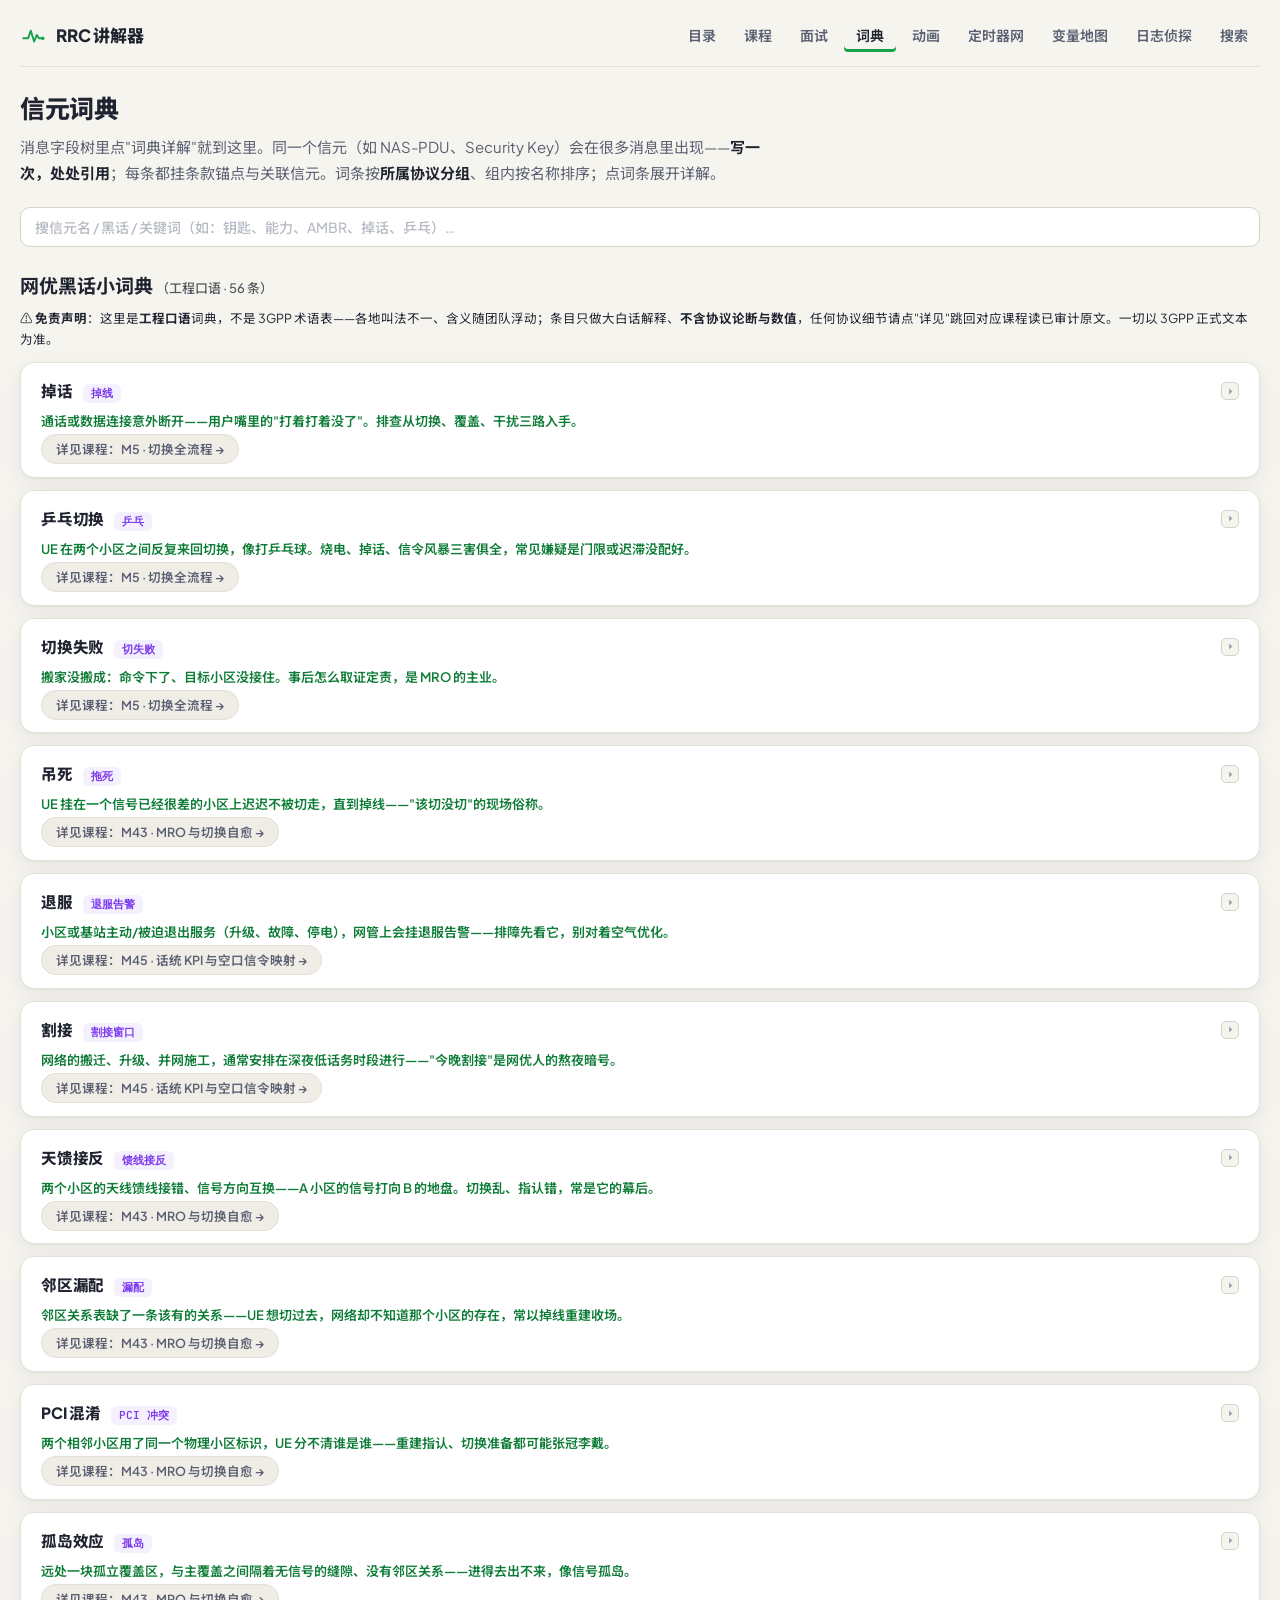
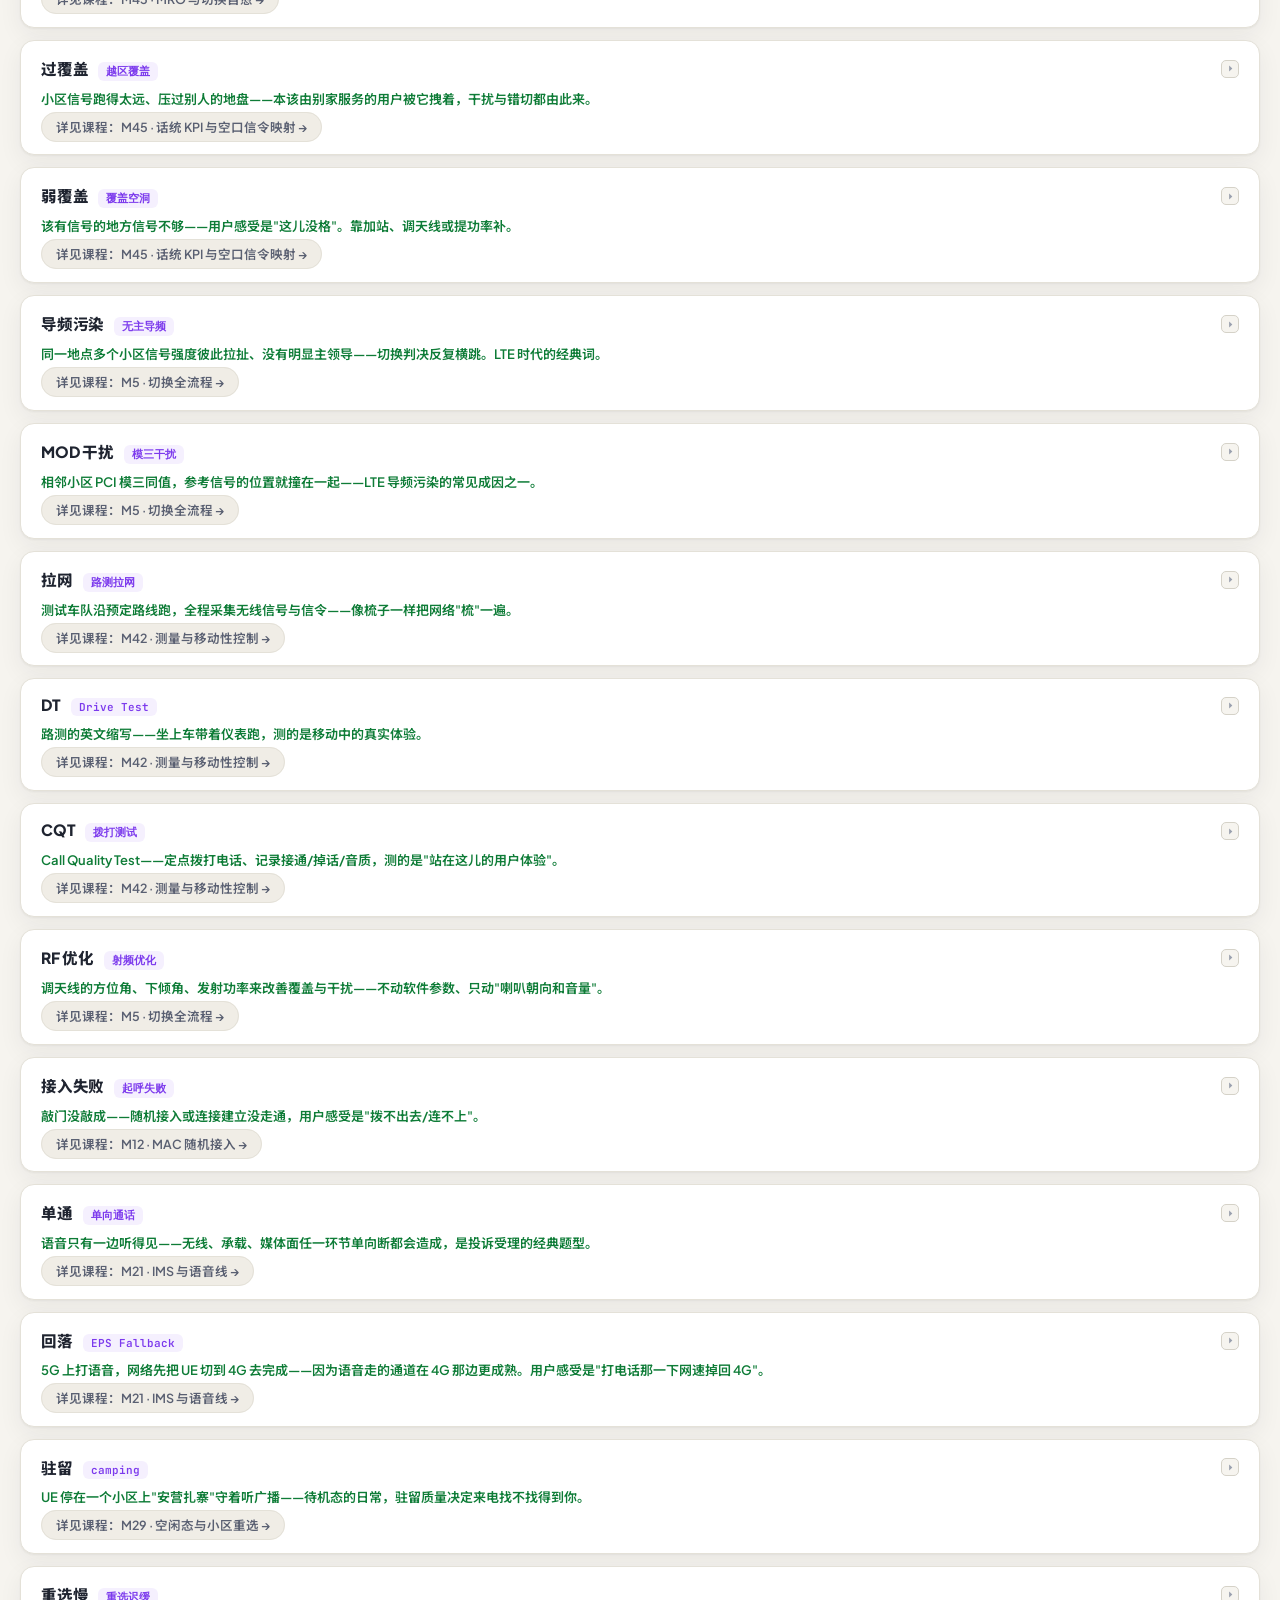
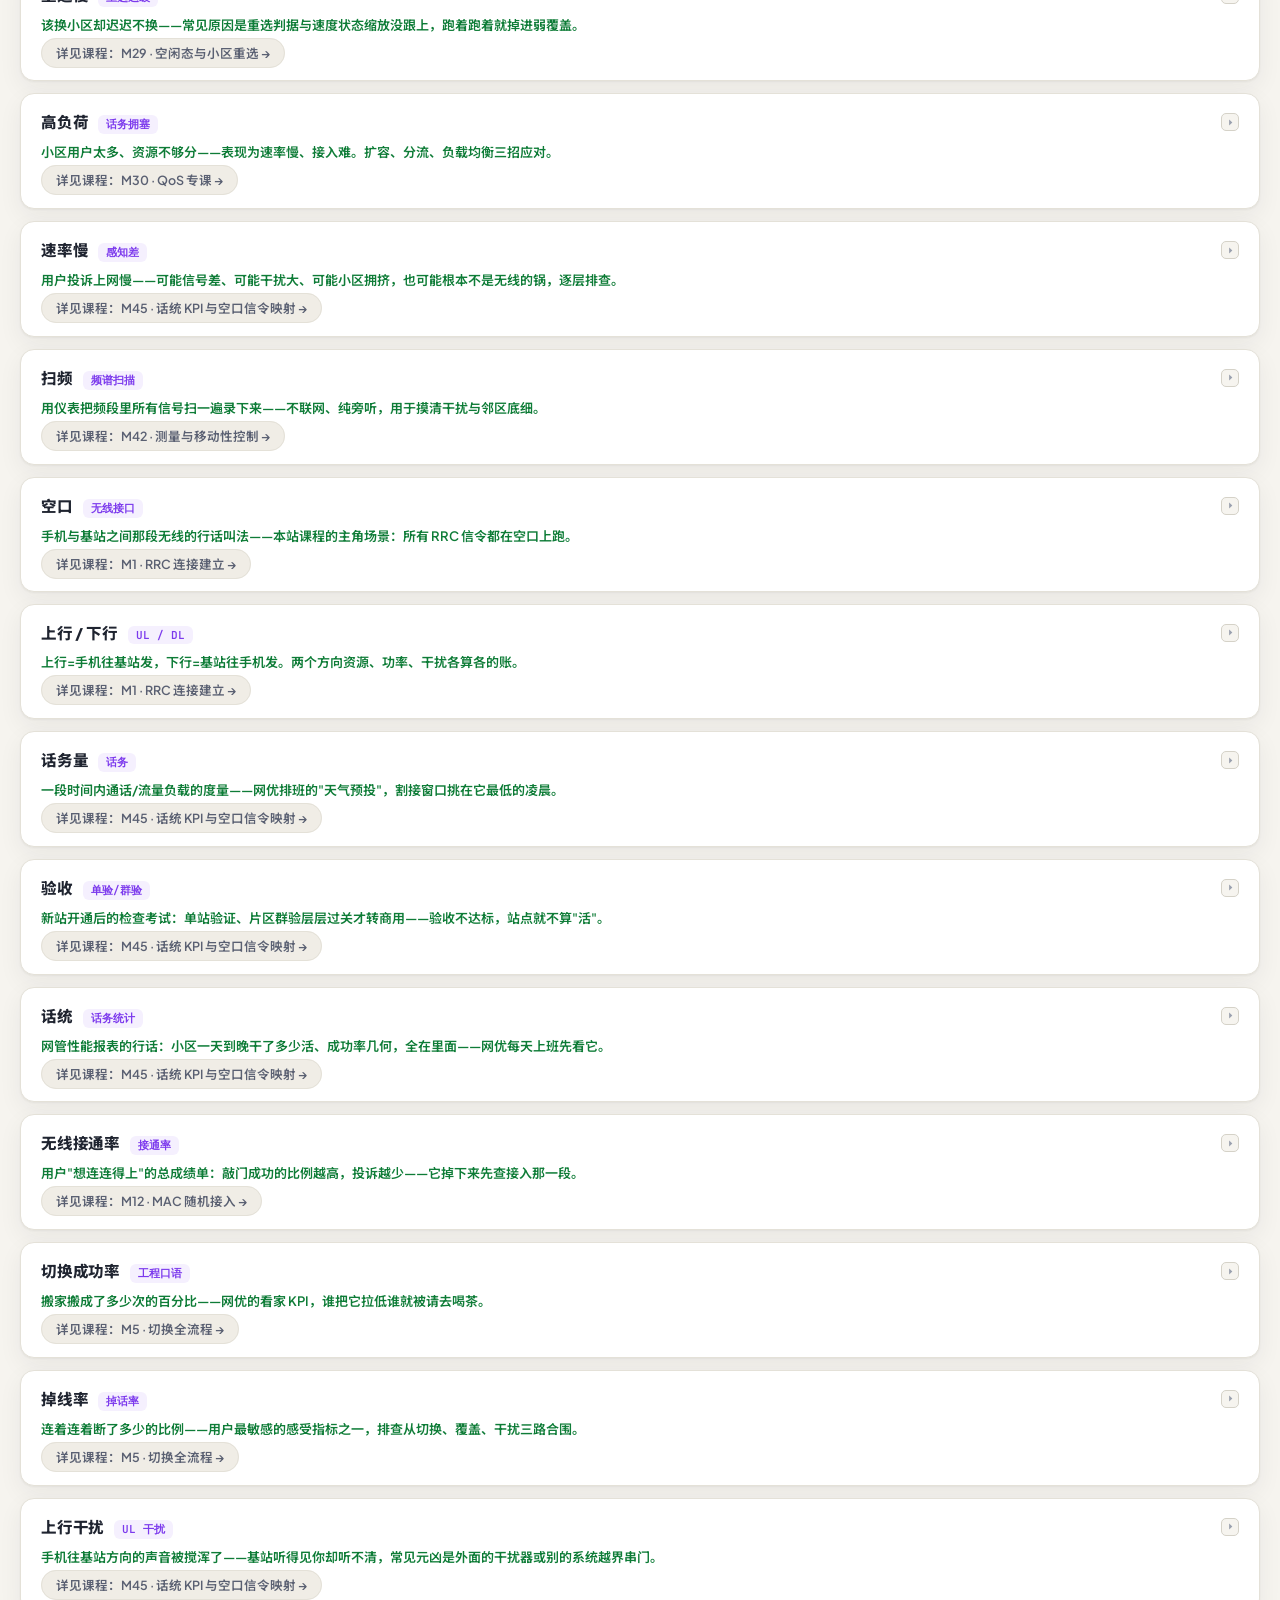
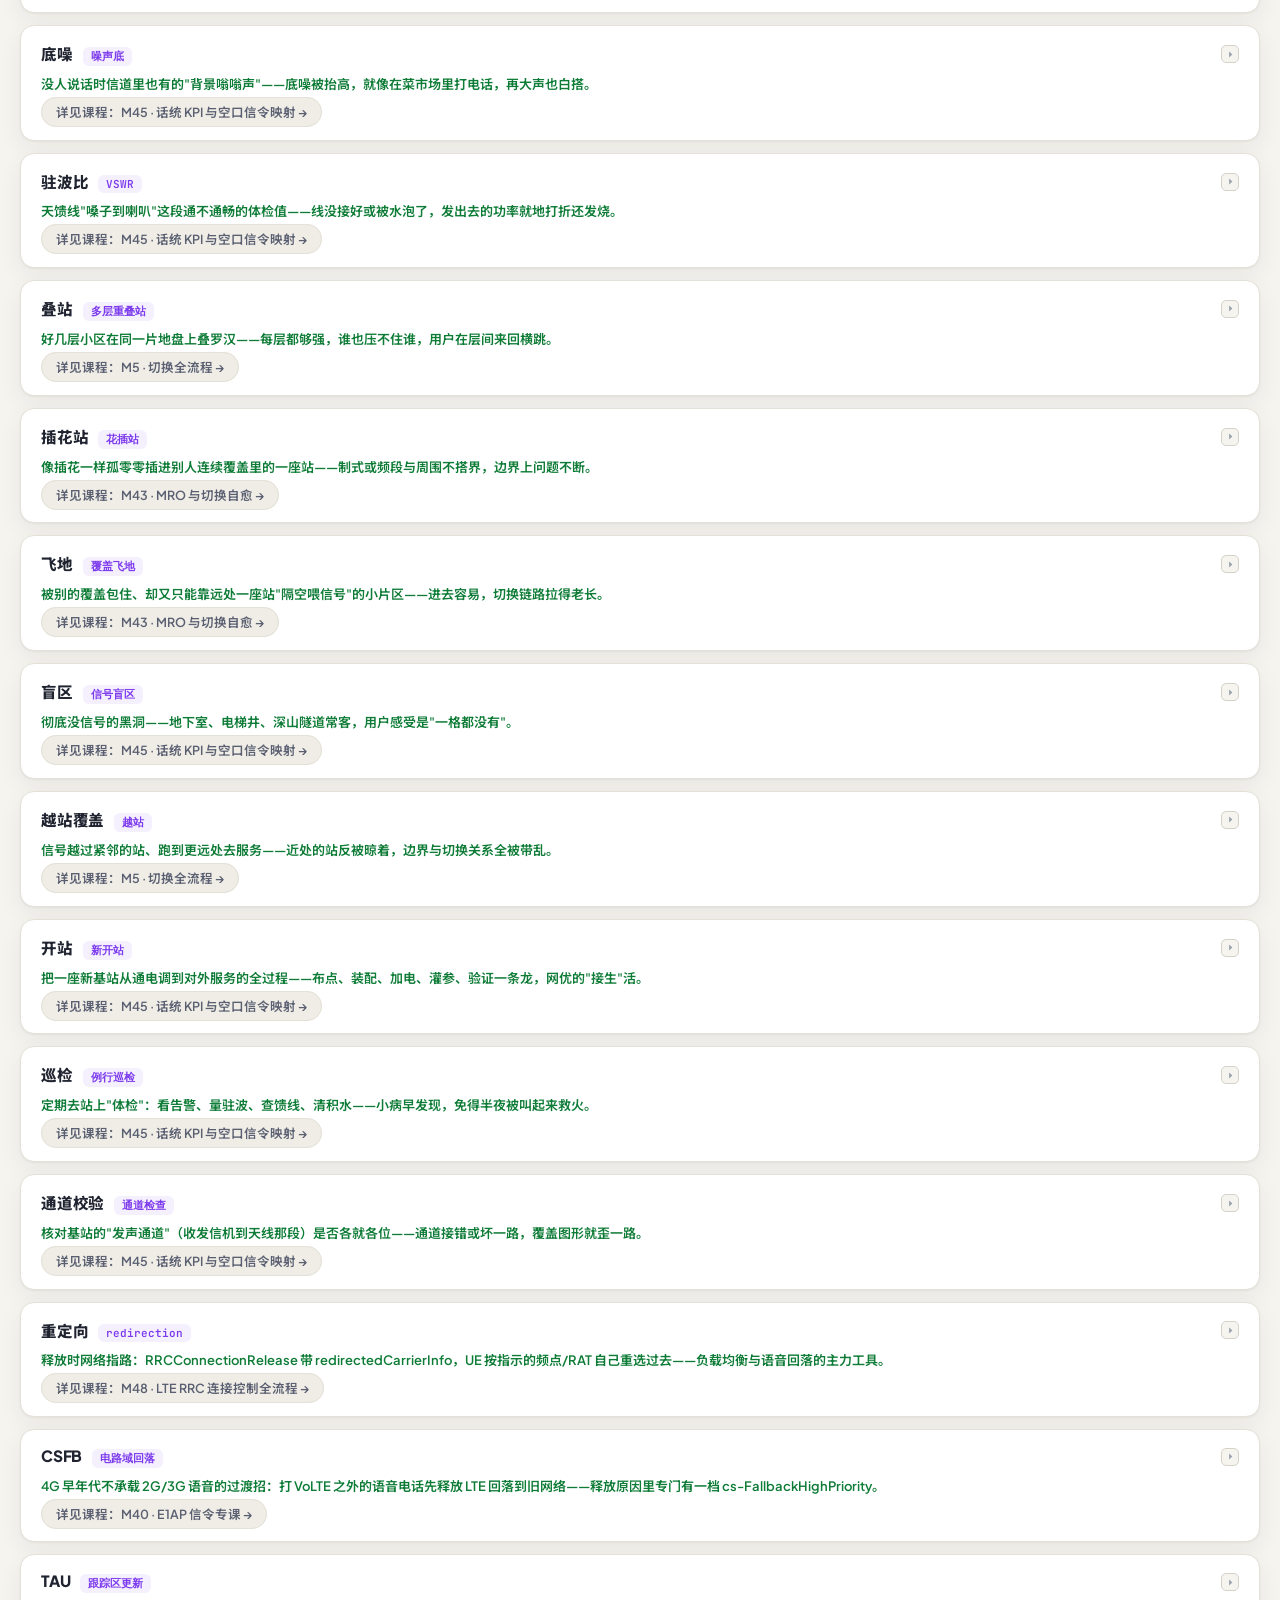
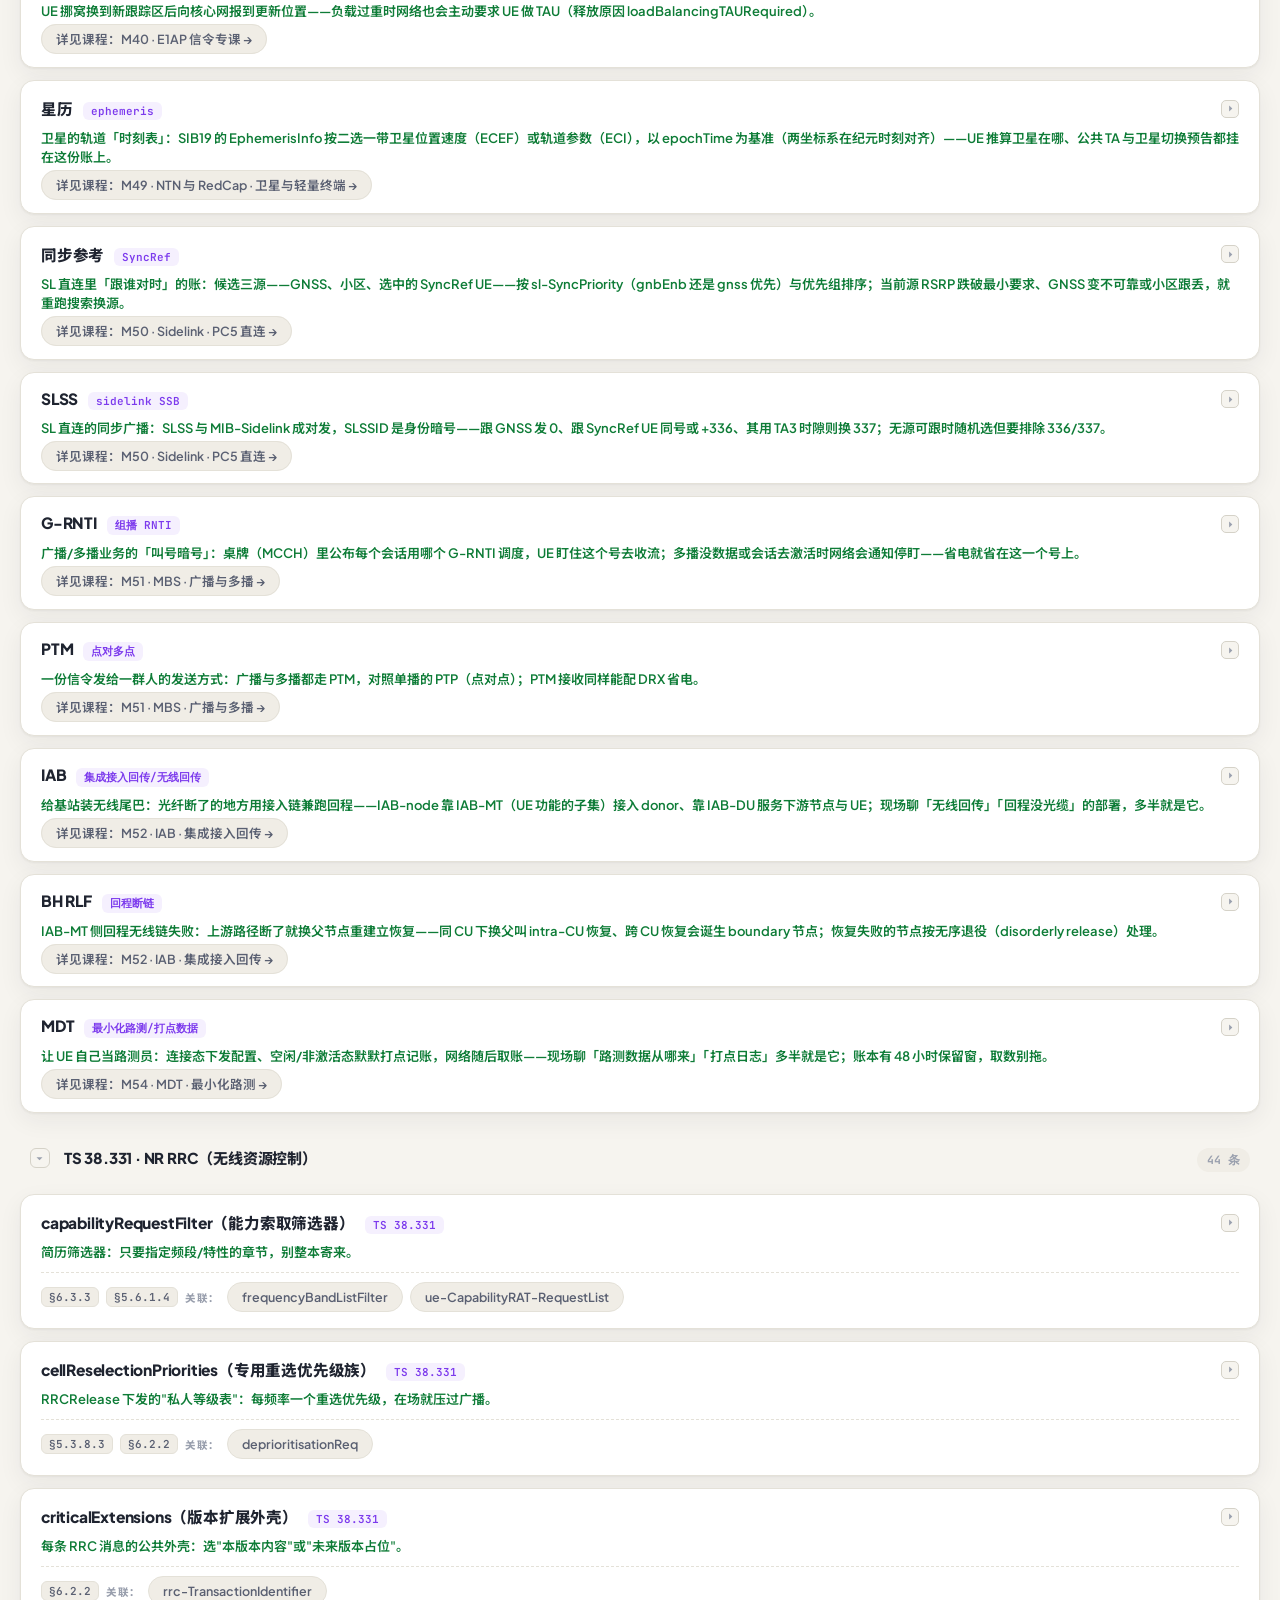
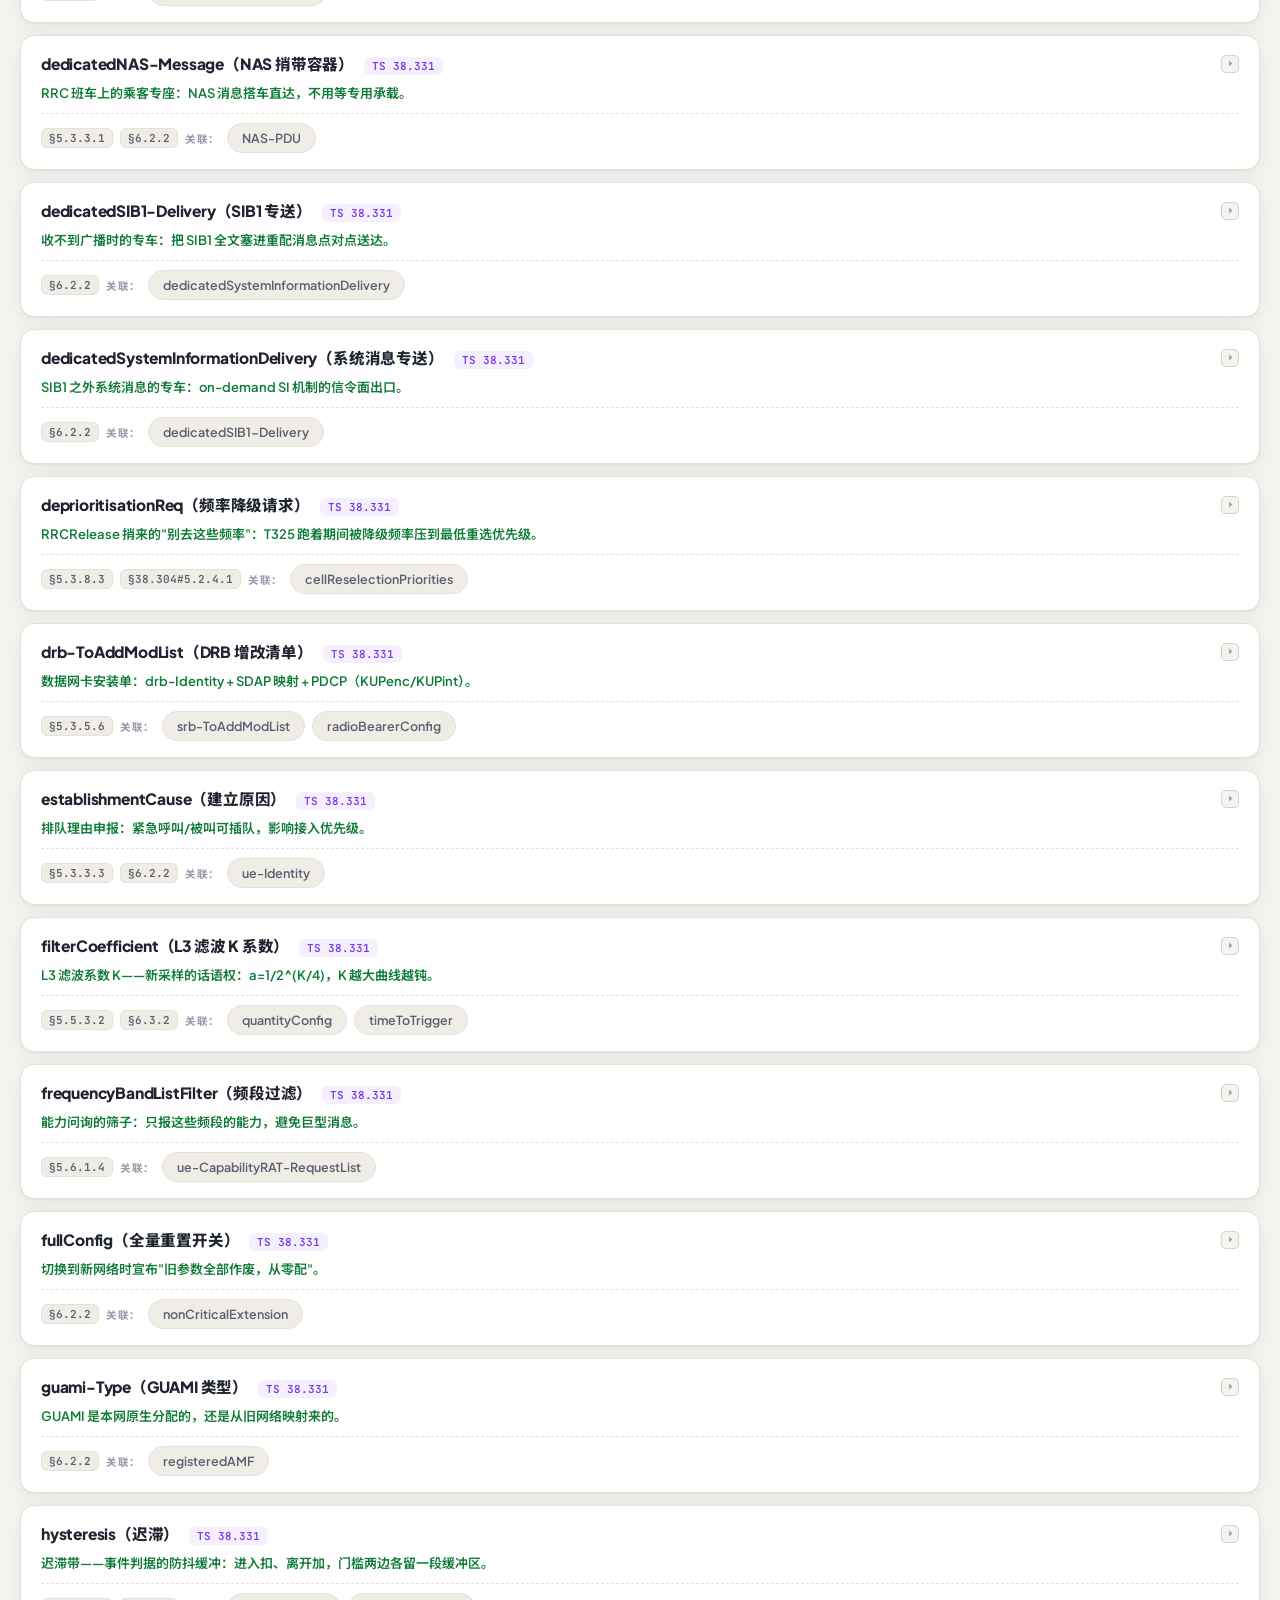
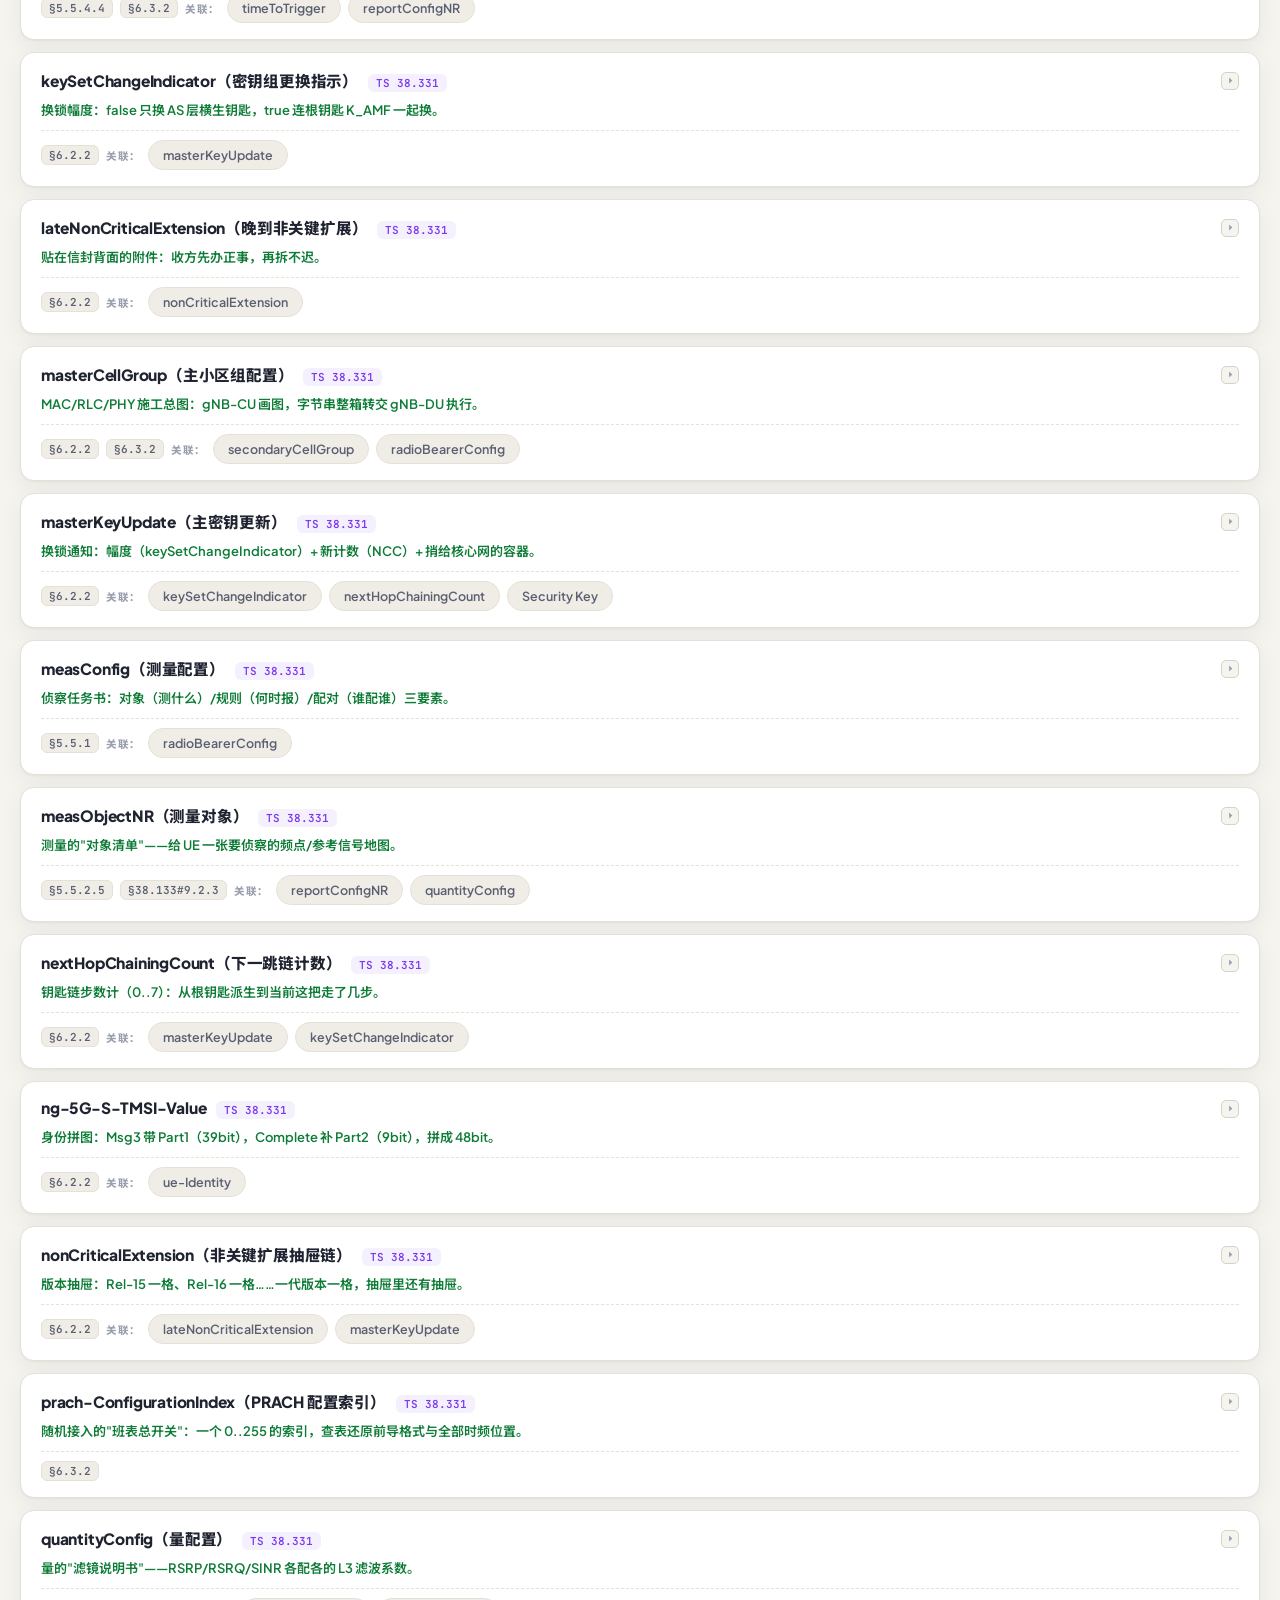
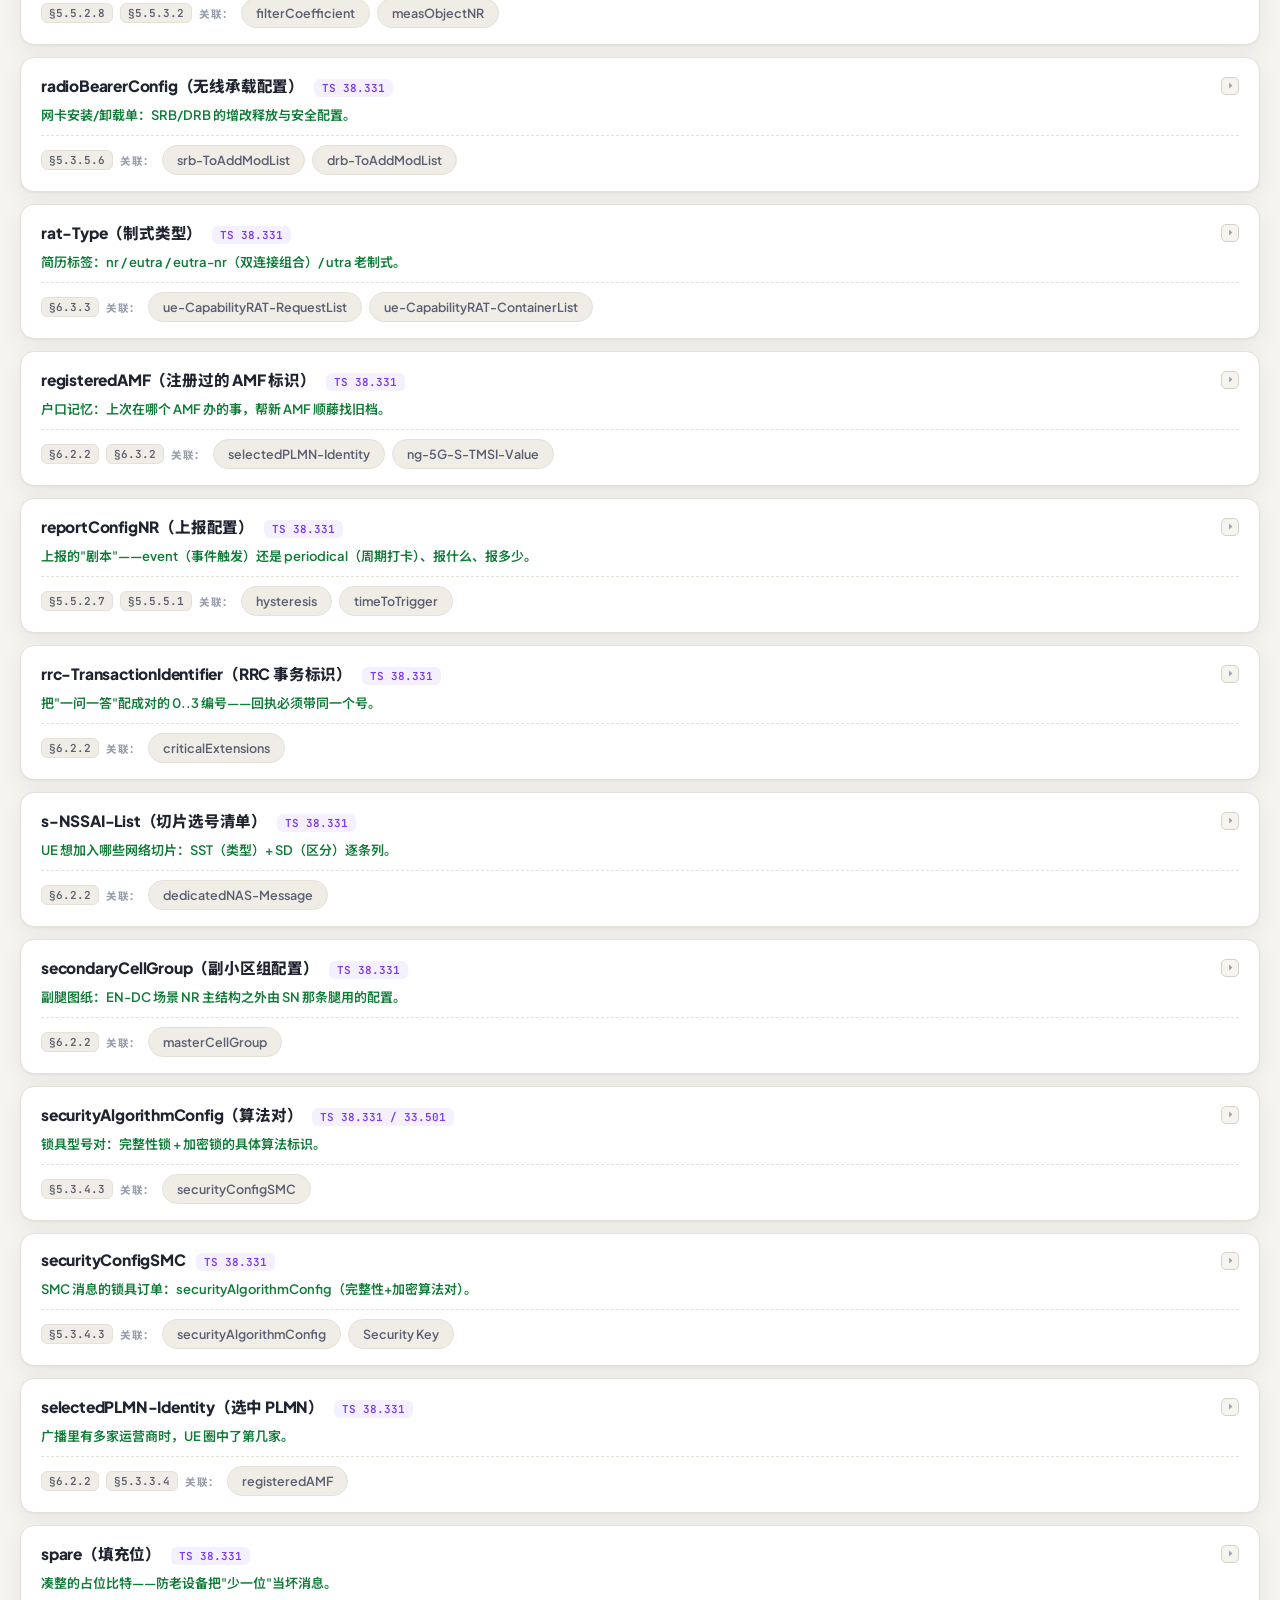
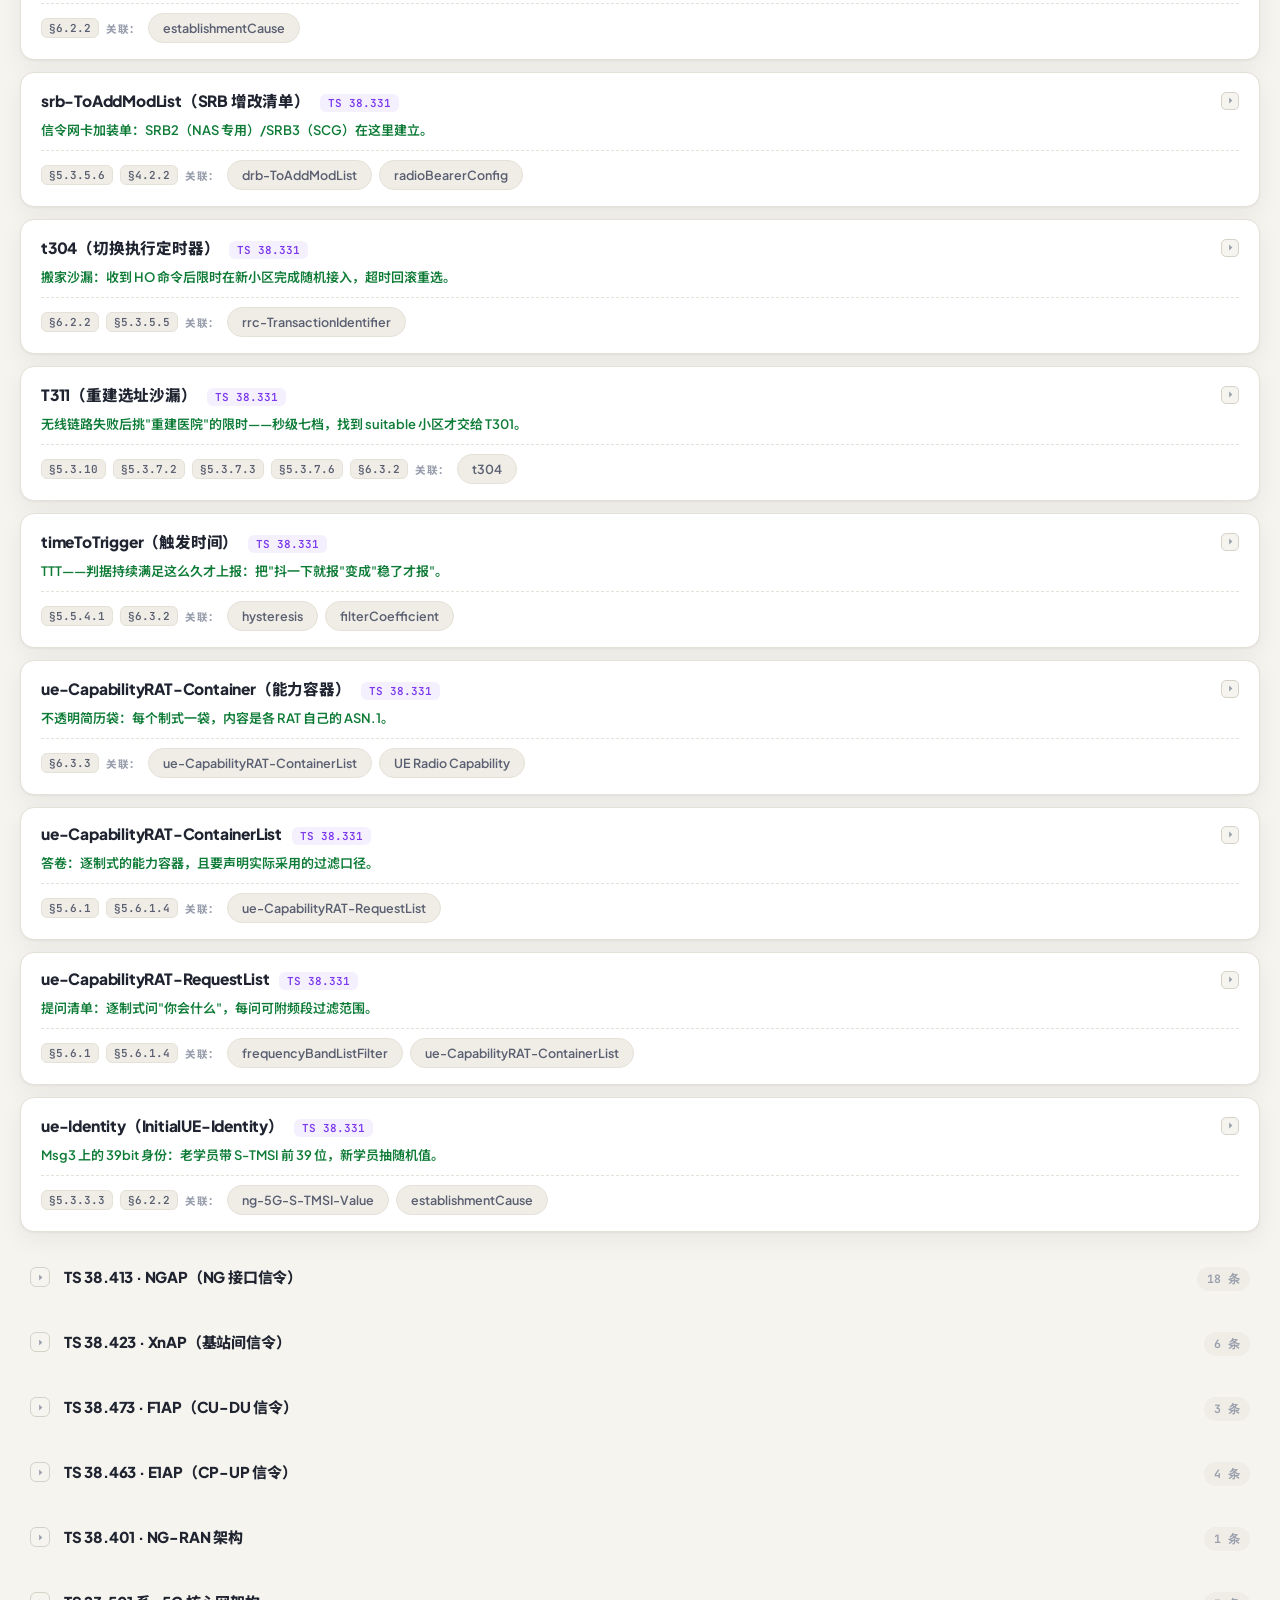
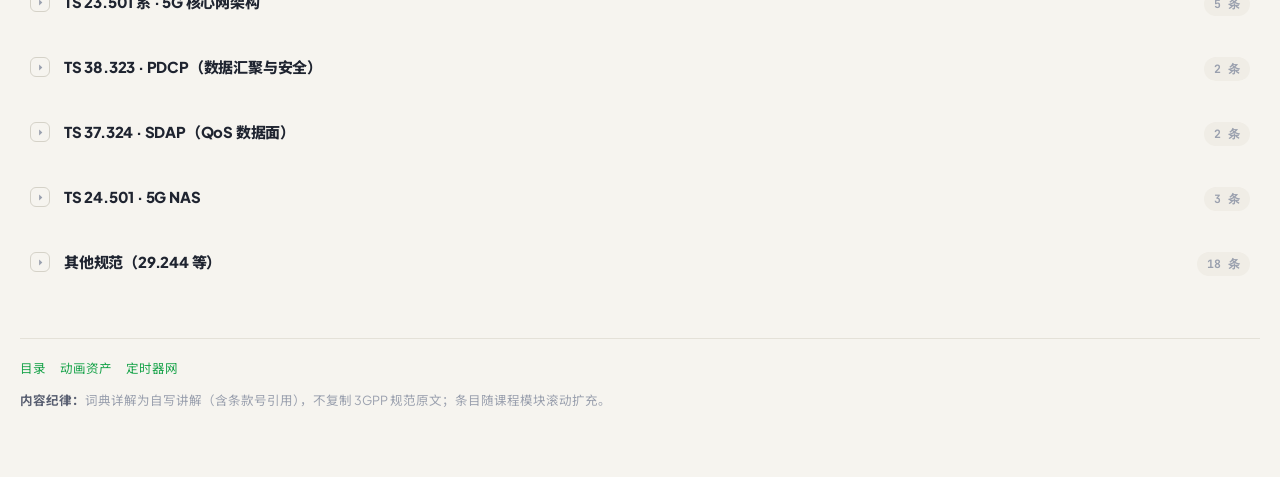
<file: dict.html>
<!doctype html>
<html lang="zh-CN">
<head>
<meta charset="utf-8">
<meta name="viewport" content="width=device-width, initial-scale=1">
<title>信元词典 — RRC 讲解器</title>
<meta name="description" content="跨消息复用的信元知识库：每个信元的简介、详解、条款锚点与关联信元。消息字段树可一键跳转过来。">
<meta property="og:title" content="信元词典 · RRC 讲解器">
<meta property="og:description" content="跨消息复用的信元知识库：每个信元的简介、详解、条款锚点与关联信元。">
<meta property="og:type" content="website">
<meta property="og:url" content="https://nossell.github.io/5g-rrc-explainer/dict.html">
<link rel="preconnect" href="https://fonts.googleapis.com">
<link rel="preconnect" href="https://fonts.gstatic.com" crossorigin>
<link href="https://fonts.googleapis.com/css2?family=Plus+Jakarta+Sans:wght@500;600;700;800&family=Noto+Sans+SC:wght@400;500;700&family=JetBrains+Mono:wght@400;500;600&display=swap" rel="stylesheet">
<link rel="stylesheet" href="assets/site.css">
</head>
<body>
<div class="wrap">
<header class="top">
  <a class="brand" href="index.html">
    <svg class="logo" viewBox="0 0 24 24" fill="none" aria-hidden="true"><path d="M3 15 L7.5 15 L10 8 L13 18 L15.5 12 L17.5 15 L21 15" stroke="#18A34A" stroke-width="1.8" stroke-linecap="round" stroke-linejoin="round"/><circle cx="21" cy="15" r="1.6" fill="#18A34A"/></svg>
    RRC 讲解器
  </a>
  <nav class="topnav">
    <a class="navlink" href="index.html">目录</a>
    <a class="navlink" href="app.html">课程</a>
    <a class="navlink" href="interview.html">面试</a>
    <a class="navlink on" href="dict.html">词典</a>
    <a class="navlink" href="anim.html">动画</a>
    <a class="navlink" href="timer-net.html">定时器网</a>
    <a class="navlink" href="variables-map.html">变量地图</a>
    <a class="navlink" href="log-detective.html">日志侦探</a>
    <a class="navlink" href="search.html">搜索</a>
  </nav>
</header>

<section class="hero" style="padding-top:26px;max-width:760px">
  <h1 style="font-size:25px">信元词典</h1>
  <p class="sub">消息字段树里点"词典详解"就到这里。同一个信元（如 NAS-PDU、Security Key）会在很多消息里出现——<b>写一次，处处引用</b>；每条都挂条款锚点与关联信元。词条按<b>所属协议分组</b>、组内按名称排序；点词条展开详解。</p>
</section>

<div class="hub-tools" style="margin-top:18px">
  <div class="filter"><input id="dict-q" placeholder="搜信元名 / 黑话 / 关键词（如：钥匙、能力、AMBR、掉话、乒乓）…"></div>
</div>

<section id="slang-sec" style="margin-top:22px">
  <h2 style="font-size:19px;margin:0 0 6px">网优黑话小词典 <span style="font-weight:500;font-size:13px;opacity:.75">（工程口语 · <span id="slang-count"></span> 条）</span></h2>
  <p class="sub" style="margin:0 0 12px;font-size:12.5px">⚠️ <b>免责声明</b>：这里是<b>工程口语</b>词典，不是 3GPP 术语表——各地叫法不一、含义随团队浮动；条目只做大白话解释、<b>不含协议论断与数值</b>，任何协议细节请点"详见"跳回对应课程读已审计原文。一切以 3GPP 正式文本为准。</p>
  <div id="slang-list"></div>
</section>

<div id="dict-list" style="margin-top:26px"></div>

<footer>
  <div class="flinks"><a href="index.html">目录</a><a href="anim.html">动画资产</a><a href="timer-net.html">定时器网</a></div>
  <div><b>内容纪律：</b>词典详解为自写讲解（含条款号引用），不复制 3GPP 规范原文；条目随课程模块滚动扩充。</div>
</footer>
</div>

<script src="assets/engine.js"></script>
<script src="assets/content/iedict.js"></script>
<script src="assets/content/slang.js"></script>
<script src="assets/content/spec-quotes.js"></script>
<script>
(function () {
  var list = document.getElementById('dict-list');
  var inp = document.getElementById('dict-q');
  function esc(s) { return String(s).replace(/&/g, '&amp;').replace(/</g, '&lt;'); }
  /* 与 player.js 的 mdBold 同款：内容里的 **强调** → <strong>（esc 之后转换，标签安全） */
  function mdBold(s) { return String(s).replace(/\*\*([^*\n]+)\*\*/g, '<strong>$1</strong>'); }
  /* 协议分组：取 spec 第一个规范号归组，学习序排列，其余归"其他" */
  var SPEC_GROUPS = [
    ['38.331', 'TS 38.331 · NR RRC（无线资源控制）'],
    ['38.133', 'TS 38.133 · NR RRM（测量时序与性能需求）'],
    ['38.413', 'TS 38.413 · NGAP（NG 接口信令）'],
    ['38.423', 'TS 38.423 · XnAP（基站间信令）'],
    ['38.473', 'TS 38.473 · F1AP（CU-DU 信令）'],
    ['38.463', 'TS 38.463 · E1AP（CP-UP 信令）'],
    ['38.401', 'TS 38.401 · NG-RAN 架构'],
    ['23.501', 'TS 23.501 系 · 5G 核心网架构'],
    ['38.323', 'TS 38.323 · PDCP（数据汇聚与安全）'],
    ['37.324', 'TS 37.324 · SDAP（QoS 数据面）'],
    ['24.501', 'TS 24.501 · 5G NAS'],
    ['24.301', 'TS 24.301 · EPS NAS'],
    ['other', '其他规范（29.244 等）']
  ];
  function grpOf(it) {
    var m = (it.spec || '').match(/(\d\d\.\d{3})/);
    var no = m ? m[1] : 'other';
    return SPEC_GROUPS.some(function (g) { return g[0] === no; }) ? no : 'other';
  }
  function card(it) {
    var refs = (it.refs || []).map(function (r) {
      return '<span class="ref-badge" title="条款锚点">§' + r + '</span>';
    }).join(' ');
    var see = (it.seeAlso || []).map(function (k) {
      var t = RRC.IEDict.get(k);
      return t ? '<a class="chip" style="text-decoration:none" href="#k=' + encodeURIComponent(k) + '">' + t.term.split('（')[0] + '</a>' : '';
    }).join(' ');
    return '<div class="dict-card" id="k-' + it.k + '" data-k="' + esc(it.k) + '">' +
      '<div class="dc-head" role="button" tabindex="0" aria-expanded="false">' +
      '<span class="dc-term">' + esc(it.term) + '</span><span class="dc-spec">' + esc(it.spec || '') + '</span>' +
      '<span class="dc-tog" aria-hidden="true"><svg width="11" height="11" viewBox="0 0 24 24" fill="currentColor"><path d="M9 5.5l7 6.5-7 6.5z"/></svg></span></div>' +
      '<div class="dc-brief">' + mdBold(esc(it.brief)) + '</div>' +
      '<div class="dc-full">' + mdBold(esc(it.full)) + '</div>' +
      '<div class="dc-foot">' + refs + (see ? '<span class="dc-see-cap">关联：</span>' + see : '') + '</div>' +
      '</div>';
  }
  function bindCard(rootEl) {
    rootEl.querySelectorAll('.dict-card').forEach(function (c) {
      function toggle() {
        var open = c.classList.toggle('open');
        c.querySelector('.dc-head').setAttribute('aria-expanded', open);
      }
      var h = c.querySelector('.dc-head');
      h.onclick = toggle;
      h.onkeydown = function (e) { if (e.key === 'Enter' || e.key === ' ') { e.preventDefault(); toggle(); } };
    });
    rootEl.querySelectorAll('.dict-grp .ghead').forEach(function (h) {
      function toggle() {
        var grp = h.closest('.dict-grp');
        var open = grp.classList.toggle('closed') === false;
        h.setAttribute('aria-expanded', open);
      }
      h.onclick = toggle;
      h.onkeydown = function (e) { if (e.key === 'Enter' || e.key === ' ') { e.preventDefault(); toggle(); } };
    });
  }
  function render() {
    var kw = (inp.value || '').trim().toLowerCase();
    var all = RRC.IEDict.keys().map(function (k) { return RRC.IEDict.get(k); });
    var hits = all.filter(function (it) {
      if (!kw) return true;
      return (it.term + it.brief + it.full).toLowerCase().indexOf(kw) >= 0;
    });
    if (!hits.length) { list.innerHTML = '<p class="sec-sub">没有匹配的信元。</p>'; return; }
    var byGrp = {};
    hits.forEach(function (it) { (byGrp[grpOf(it)] = byGrp[grpOf(it)] || []).push(it); });
    var html = '';
    SPEC_GROUPS.forEach(function (g) {
      var items = byGrp[g[0]];
      if (!items || !items.length) return;
      html += '<div class="dict-grp hubgroup' + (kw ? '' : (g[0] === '38.331' ? '' : ' closed')) + '" id="dg-' + g[0].replace('.', '-') + '">' +
        '<div class="ghead" role="button" tabindex="0" aria-expanded="' + (kw || g[0] === '38.331') + '">' +
        '<span class="gtog" aria-hidden="true"><svg width="11" height="11" viewBox="0 0 24 24" fill="currentColor"><path d="M9 5.5l7 6.5-7 6.5z"/></svg></span>' +
        '<div class="gtxt"><div class="gname">' + g[1] + '</div></div>' +
        '<span class="gcount">' + items.length + ' 条</span></div>' +
        '<div class="dict-grp-body gbody">' +
        items.map(card).join('') + '</div></div>';
    });
    list.innerHTML = html;
    bindCard(list);
  }
  inp.oninput = render;
  render();
  /* ---------- 网优黑话小词典（v8 块 3）：独立命名空间 RRC_SLANG ----------
     qref=站内课程 id；ID2LABEL 是 dict 页静态展示标签（课程数与编号以
     课程体系为准：num 字段即人类 M 号——m45 一行对应 M45，此处标签与 player.js HUB_GROUPS 口径一致）。 */
  var ID2LABEL = {
    m0: 'M1 · RRC 连接建立', m4: 'M5 · 切换全流程', mc: 'M12 · MAC 随机接入',
    mq: 'M30 · QoS 专课', my: 'M29 · 空闲态与小区重选', mv: 'M21 · IMS 与语音线',
    m41: 'M41 · NG-RAN 架构总纲', m42: 'M42 · 测量与移动性控制', m43: 'M43 · MRO 与切换自愈',
    m45: 'M45 · 话统 KPI 与空口信令映射', me: 'M40 · E1AP 信令专课', m48: 'M48 · LTE RRC 连接控制全流程', m49: 'M49 · NTN 与 RedCap · 卫星与轻量终端', m50: 'M50 · Sidelink · PC5 直连', m51: 'M51 · MBS · 广播与多播', m52: 'M52 · IAB · 集成接入回传', m53: 'M53 · 毕业课 · 全站知识地图与 JD 面试总攻', m54: 'M54 · MDT · 最小化路测', m55: 'M55 · Sidelink 中继 · L2 U2N/U2U Relay 架构', m56: 'M56 · Multi-path Relay · 多路径中继架构', m57: 'M57 · Ambient IoT · 环境物联网', m58: 'M58 · Sidelink 增强架构 · IUC、共享频谱与载波聚合', m59: 'M59 · MBS 架构 · 多播与广播的完整账', m60: 'M60 · NTN 架构 · 卫星直连的完整账', m61: 'M61 · 切片与专网 · 网络身份的完整账', m62: 'M62 · URLLC 与 TSN · 低时延与确定性', m63: 'M63 · 公共告警、轻量终端与空中接口收边', m64: 'M64 · 空口演进 · Multi-USIM、空口 AI/ML 与 SBFD', m65: 'M65 · 网侧测量与节能 · QoE 收集、网络节能与干扰管理', m66: 'M66 · UE 轻量省电 · 小包传输、UE 省电与覆盖增强', m67: 'M67 · 安全·能力·标识 · 架构三支柱收官', m68: 'M68 · Sidelink · 无线承载管理', m69: 'M69 · SL 中继 · 控制与承载面', m70: 'M70 · SL 中继 · Relay 与 Remote UE 操作', m71: 'M71 · SL 发现与定位', m72: 'M72 · SL 测量与拾遗', m73: 'M73 · 物理层测量 · Uu 量族', m74: 'M74 · 物理层测量 · SL 与 gNB 量族', m75: 'M75 · 测量线横向复习 · 一条数的旅程', m76: 'M76 · 主线拾遗 · 恢复收尾与失败上报'
  };
  var slangList = document.getElementById('slang-list');
  document.getElementById('slang-count').textContent = RRC_SLANG.size();
  function renderSlang() {
    var kw = (inp.value || '').trim().toLowerCase();
    var items = RRC_SLANG.all().filter(function (it) {
      if (!kw) return true;
      return (it.t + (it.alt || '') + it.mean).toLowerCase().indexOf(kw) >= 0;
    });
    if (!items.length) { slangList.innerHTML = '<p class="sec-sub">没有匹配的黑话。</p>'; return; }
    slangList.innerHTML = items.map(function (it) {
      var link = '';
      if (it.qref) {
        var lab = ID2LABEL[it.qref] || it.qref;
        link = '<div class="dc-full" style="display:block"><a class="chip" style="text-decoration:none" href="app.html#' + it.qref + '">详见课程：' + esc(lab) + ' →</a></div>';
      }
      return '<div class="dict-card"><div class="dc-head" role="button" tabindex="0" aria-expanded="false">' +
        '<span class="dc-term">' + esc(it.t) + '</span><span class="dc-spec">' + esc(it.alt || '工程口语') + '</span>' +
        '<span class="dc-tog" aria-hidden="true"><svg width="11" height="11" viewBox="0 0 24 24" fill="currentColor"><path d="M9 5.5l7 6.5-7 6.5z"/></svg></span></div>' +
        '<div class="dc-brief">' + esc(it.mean) + '</div>' + link +
        '</div>';
    }).join('');
    slangList.querySelectorAll('.dict-card').forEach(function (c) {
      function toggle() {
        var cardEl = c;
        cardEl.classList.toggle('open');
        cardEl.querySelector('.dc-head').setAttribute('aria-expanded', cardEl.classList.contains('open'));
      }
      var h = c.querySelector('.dc-head');
      h.onclick = toggle;
      h.onkeydown = function (e) { if (e.key === 'Enter' || e.key === ' ') { e.preventDefault(); toggle(); } };
    });
  }
  inp.addEventListener('input', renderSlang);
  renderSlang();
  /* 锚点直达：dict.html#k=key —— 展开所在组与词条，滚动高亮 */
  function focusKey() {
    if (location.hash.indexOf('#k=') !== 0) return;
    var k = decodeURIComponent(location.hash.slice(3));
    var el = document.getElementById('k-' + k);
    if (el) {
      var grp = el.closest('.dict-grp');
      if (grp) { grp.classList.remove('closed'); grp.querySelector('.ghead').setAttribute('aria-expanded', 'true'); }
      el.classList.add('open', 'hit');
      el.querySelector('.dc-head').setAttribute('aria-expanded', 'true');
      el.scrollIntoView({ block: 'center' });
    } else {
      list.insertAdjacentHTML('afterbegin', '<p class="sec-sub">词典暂无条目：' + k.replace(/</g, '&lt;') + '</p>');
    }
  }
  window.addEventListener('hashchange', focusKey);
  focusKey();
})();
</script>
</body>
</html>
</file>
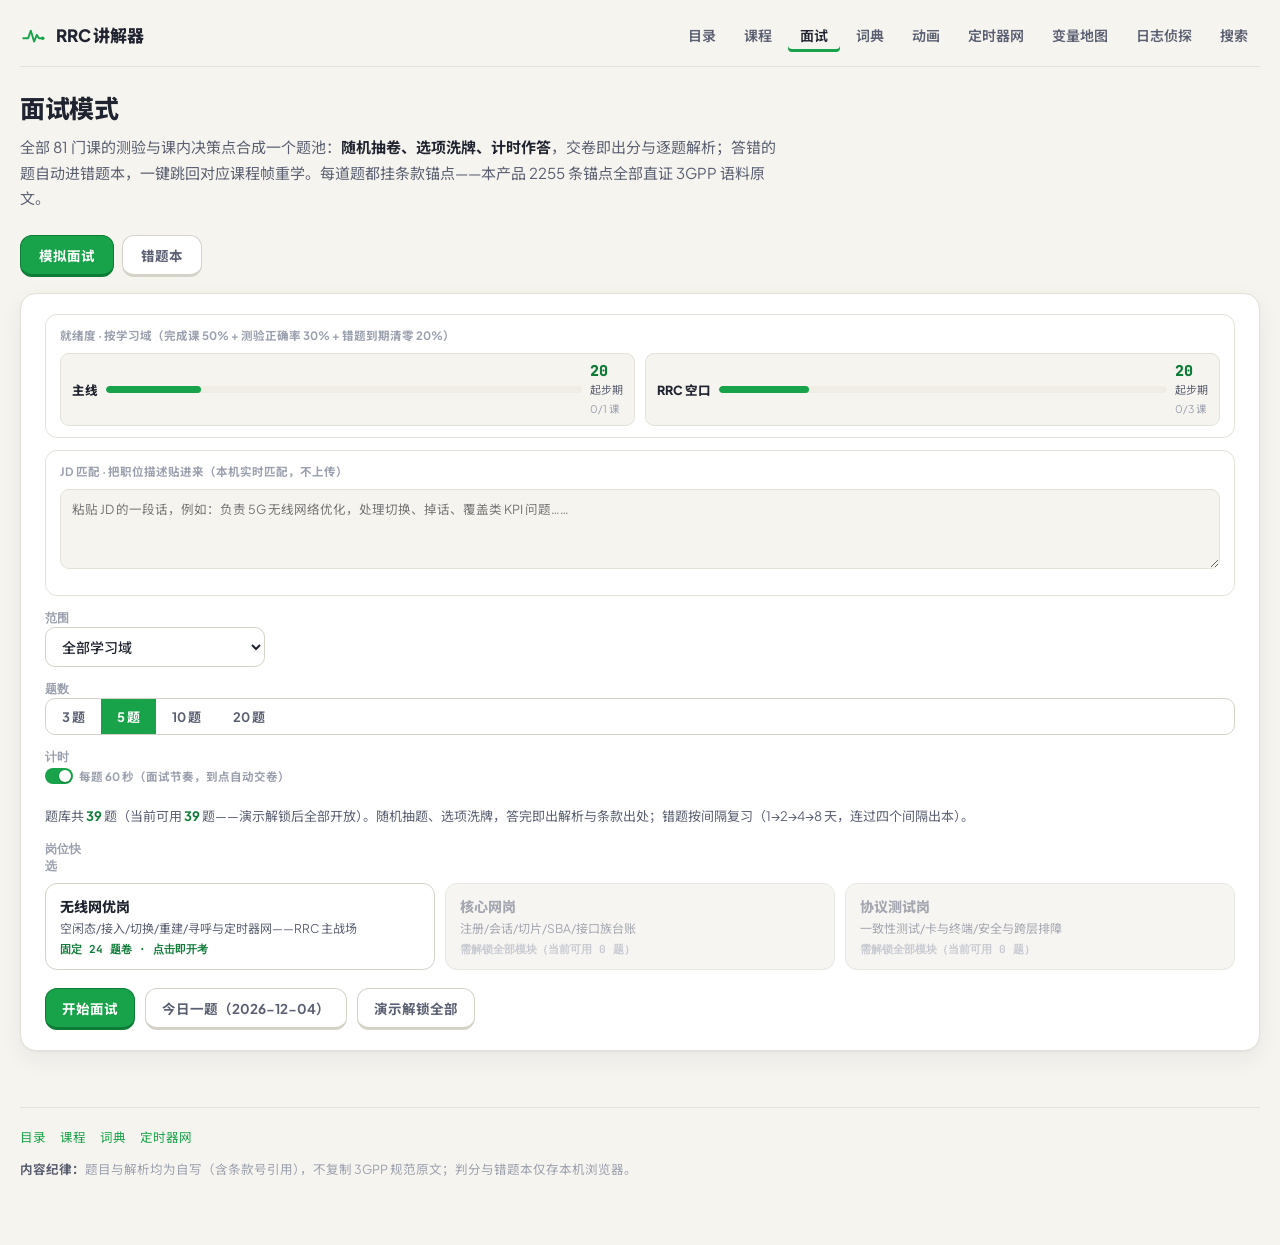
<file: interview.html>
<!doctype html>
<html lang="zh-CN">
<head>
<meta charset="utf-8">
<meta name="viewport" content="width=device-width, initial-scale=1">
<meta name="theme-color" content="#18A34A">
<link rel="manifest" href="manifest.json">
<link rel="icon" type="image/png" sizes="192x192" href="assets/icon-192.png">
<title>面试模式 — RRC 讲解器</title>
<meta name="description" content="跨模块模拟面试：按学习域抽卷、计时作答、交卷出分，错题自动留本并一键跳回对应课程帧重学。每道题挂 3GPP 条款锚点，经独立复核。">
<meta property="og:title" content="面试模式 · RRC 讲解器">
<meta property="og:description" content="按域抽卷/岗位固定卷/错题间隔复习——把 81 门课变成 offer。">
<meta property="og:type" content="website">
<meta property="og:url" content="https://nossell.github.io/5g-rrc-explainer/interview.html">
<link rel="preconnect" href="https://fonts.googleapis.com">
<link rel="preconnect" href="https://fonts.gstatic.com" crossorigin>
<link href="https://fonts.googleapis.com/css2?family=Plus+Jakarta+Sans:wght@500;600;700;800&family=Noto+Sans+SC:wght@400;500;700&family=JetBrains+Mono:wght@400;500;600&display=swap" rel="stylesheet">
<link rel="stylesheet" href="assets/site.css">
</head>
<body>
<div class="wrap">
<header class="top">
  <a class="brand" href="index.html">
    <svg class="logo" viewBox="0 0 24 24" fill="none" aria-hidden="true"><path d="M3 15 L7.5 15 L10 8 L13 18 L15.5 12 L17.5 15 L21 15" stroke="#18A34A" stroke-width="1.8" stroke-linecap="round" stroke-linejoin="round"/><circle cx="21" cy="15" r="1.6" fill="#18A34A"/></svg>
    RRC 讲解器
  </a>
  <nav class="topnav">
    <a class="navlink" href="index.html">目录</a>
    <a class="navlink" href="app.html">课程</a>
    <a class="navlink on" href="interview.html">面试</a>
    <a class="navlink" href="dict.html">词典</a>
    <a class="navlink" href="anim.html">动画</a>
    <a class="navlink" href="timer-net.html">定时器网</a>
    <a class="navlink" href="variables-map.html">变量地图</a>
    <a class="navlink" href="log-detective.html">日志侦探</a>
    <a class="navlink" href="search.html">搜索</a>
  </nav>
</header>

<section class="hero" style="padding-top:26px;max-width:760px">
  <h1 style="font-size:25px">面试模式</h1>
  <p class="sub">全部 81 门课的测验与课内决策点合成一个题池：<b>随机抽卷、选项洗牌、计时作答</b>，交卷即出分与逐题解析；答错的题自动进错题本，一键跳回对应课程帧重学。每道题都挂条款锚点——本产品 2255 条锚点全部直证 3GPP 语料原文。</p>
</section>

<div id="iv-root"></div>

<footer>
  <div class="flinks"><a href="index.html">目录</a><a href="app.html">课程</a><a href="dict.html">词典</a><a href="timer-net.html">定时器网</a></div>
  <div><b>内容纪律：</b>题目与解析均为自写（含条款号引用），不复制 3GPP 规范原文；判分与错题本仅存本机浏览器。</div>
</footer>
</div>

<script src="assets/engine.js"></script>
<script src="assets/content/ma.js"></script>
<script src="assets/content/core.js"></script>
<script src="assets/content/m1.js"></script>
<script src="assets/content/m2.js"></script>
                <script src="assets/content/spec-quotes.js"></script>
<script src="assets/content/followups.js"></script>
<script src="assets/player.js"></script>
<script src="assets/interview.js"></script>
<script>
RRC.Interview.mount(document.getElementById('iv-root'), RRC.Store());
</script>
<script>
/* PWA：仅 https 注册（GitHub Pages 满足）；本地 http/file 不注册——测试面零影响（v6 块 5） */
if ('serviceWorker' in navigator && location.protocol === 'https:') {
  navigator.serviceWorker.register('sw.js').catch(function () {});
}
</script>
</body>
</html>
</file>
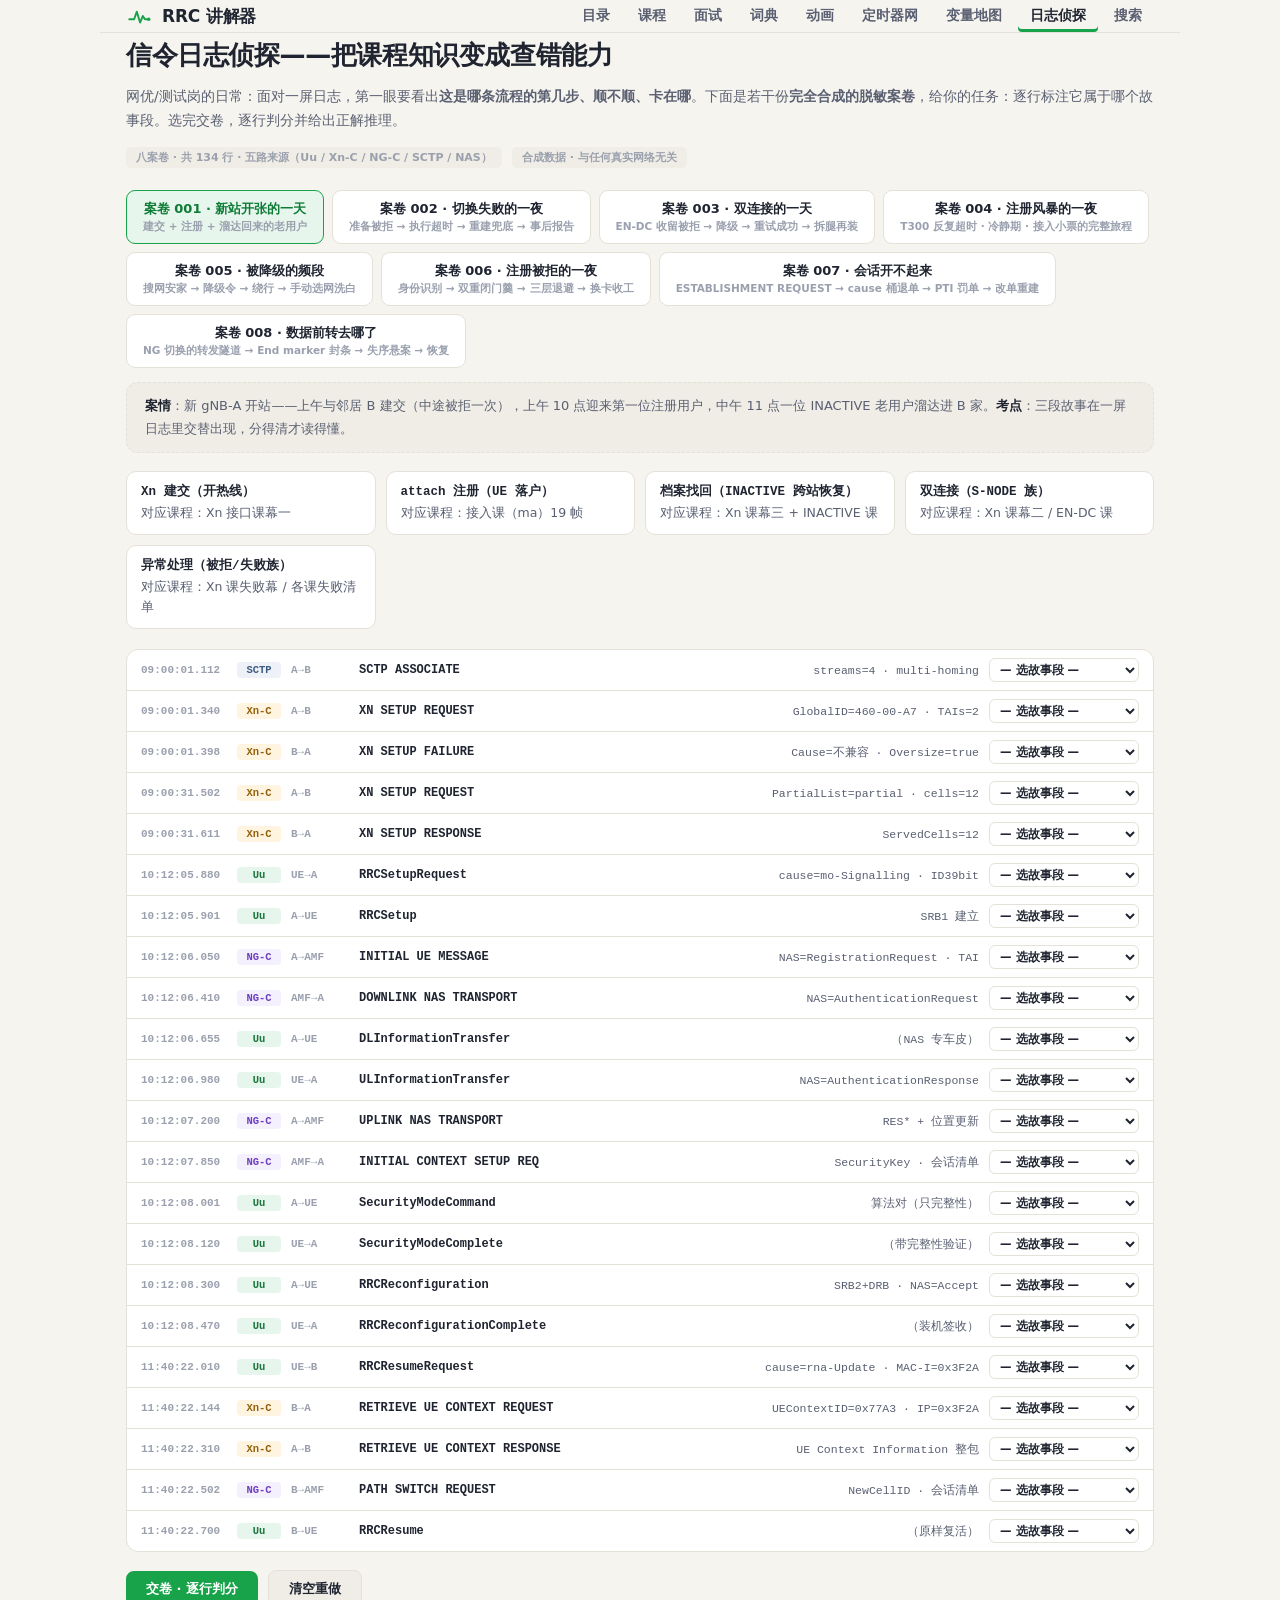
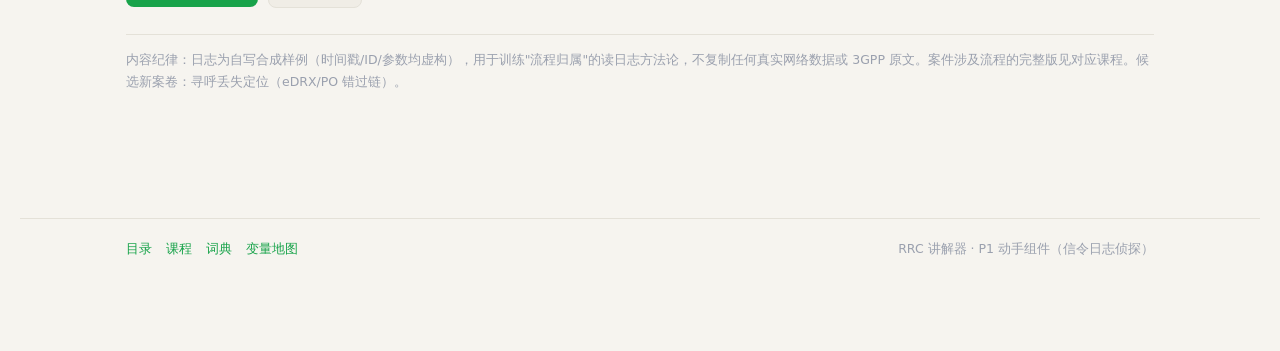
<file: log-detective.html>
<!DOCTYPE html>
<html lang="zh-CN">
<head>
<meta charset="UTF-8">
<meta name="viewport" content="width=device-width, initial-scale=1.0">
<title>信令日志侦探 · RRC 讲解器</title>
<meta name="description" content="八卷合成信令日志逐行归因——动手排障组件。">
<meta property="og:title" content="日志侦探 · RRC 讲解器">
<meta property="og:description" content="八卷合成信令日志逐行归因——动手排障组件。">
<meta property="og:type" content="website">
<meta property="og:url" content="https://nossell.github.io/5g-rrc-explainer/log-detective.html">
<link rel="stylesheet" href="assets/site.css">
<style>
.ld-wrap{max-width:1080px;margin:0 auto;padding:34px 26px 70px}
.ld-hero h1{font-size:26px;font-weight:800;letter-spacing:-.4px}
.ld-hero .sub{color:var(--tx2);font-size:14px;margin-top:8px;line-height:1.7}
.ld-meta{display:flex;gap:10px;flex-wrap:wrap;margin-top:14px}
.ld-meta span{font:700 11px var(--sans);color:var(--tx3);background:var(--inset);border-radius:5px;padding:3px 10px}
.ld-tabs{display:flex;gap:8px;margin-top:22px;flex-wrap:wrap}
.ld-tab{font:800 13px var(--sans);border:1px solid var(--bd);border-radius:9px;padding:9px 16px;cursor:pointer;background:var(--panel);color:var(--tx1)}
.ld-tab small{display:block;font:600 10.5px var(--sans);color:var(--tx3);margin-top:2px}
.ld-tab:hover{border-color:var(--accent)}
.ld-tab.on{border-color:var(--accent);background:var(--accent-bg);color:var(--accent-deep)}
.ld-brief{margin-top:14px;border:1px dashed var(--bd);border-radius:12px;padding:12px 18px;background:var(--inset);font-size:13px;color:var(--tx2);line-height:1.75}
.ld-brief b{color:var(--tx1)}
.ld-legend{display:grid;grid-template-columns:repeat(auto-fill,minmax(220px,1fr));gap:10px;margin-top:18px}
.ld-leg{border:1px solid var(--bd);border-radius:10px;background:var(--panel);padding:11px 14px;font-size:12.5px;line-height:1.6;color:var(--tx2)}
.ld-leg b{display:block;font:800 12.5px var(--mono);color:var(--tx1);margin-bottom:3px}
.ld-table{margin-top:20px;border:1px solid var(--bd);border-radius:12px;overflow:hidden;background:var(--panel)}
.ld-row{display:flex;align-items:center;gap:10px;padding:8px 14px;border-top:1px solid var(--bd);font-size:12.5px}
.ld-row:first-child{border-top:none}
.ld-row:hover{background:var(--inset)}
.ld-row.note{background:repeating-linear-gradient(45deg,transparent,transparent 8px,rgba(0,0,0,.02) 8px,rgba(0,0,0,.02) 16px)}
.ld-ts{flex:none;font:700 11px var(--mono);color:var(--tx3);width:86px}
.ld-if{flex:none;font:800 10.5px var(--mono);width:44px;text-align:center;border-radius:4px;padding:2px 0}
.ld-if.uu{background:#E7F6EC;color:#18753C}
.ld-if.xn{background:#FFF4E0;color:#92600A}
.ld-if.ng{background:#F5F0FE;color:#6D3FBF}
.ld-if.sctp{background:#EEF2F8;color:#3D5A80}
.ld-if.nas{background:#E5F6F7;color:#0E7C7B}
.ld-if.note{background:#F0EDE6;color:#8A8578}
.ld-dir{flex:none;font:700 11px var(--mono);color:var(--tx3);width:58px}
.ld-msg{flex:1;min-width:0;font:700 12px var(--mono);color:var(--tx1);overflow-wrap:anywhere}
.ld-ie{flex:none;max-width:32%;font:400 11.5px var(--mono);color:var(--tx2);overflow:hidden;text-overflow:ellipsis;white-space:nowrap}
.ld-row select{flex:none;font:700 11.5px var(--sans);border:1px solid var(--bd);border-radius:6px;padding:3px 6px;background:#fff;color:var(--tx1);max-width:150px}
.ld-row.right{background:#F0FAF3}
.ld-row.right select{border-color:#18A34A;color:#18753C}
.ld-row.wrong{background:#FDF1F1}
.ld-row.wrong select{border-color:#C0392B;color:#C0392B}
.ld-why{display:none;flex-basis:100%;font-size:12px;color:var(--tx2);line-height:1.65;padding:2px 0 6px 96px}
.ld-row.judged .ld-why{display:block}
.ld-actions{margin-top:18px;display:flex;gap:10px;align-items:center;flex-wrap:wrap}
.ld-btn{font:800 13px var(--sans);border:none;border-radius:8px;padding:9px 20px;cursor:pointer;background:var(--accent,#18A34A);color:#fff}
.ld-btn:hover{filter:brightness(.95)}
.ld-btn.ghost{background:var(--inset);color:var(--tx1);border:1px solid var(--bd)}
.ld-score{font:800 14px var(--sans);color:var(--tx1)}
.ld-note{margin-top:26px;font-size:12.5px;color:var(--tx3);line-height:1.7;border-top:1px solid var(--bd);padding-top:14px}
</style>
</head>
<body>
<div class="ld-wrap">
  <header class="top" style="margin:-34px -26px 0;padding:0 26px">
  <a class="brand" href="index.html">
    <svg class="logo" viewBox="0 0 24 24" fill="none" aria-hidden="true"><path d="M3 15 L7.5 15 L10 8 L13 18 L15.5 12 L17.5 15 L21 15" stroke="#18A34A" stroke-width="1.8" stroke-linecap="round" stroke-linejoin="round"/><circle cx="21" cy="15" r="1.6" fill="#18A34A"/></svg>
    RRC 讲解器
  </a>
  <nav class="topnav">
    <a class="navlink" href="index.html">目录</a>
    <a class="navlink" href="app.html">课程</a>
    <a class="navlink" href="interview.html">面试</a>
    <a class="navlink" href="dict.html">词典</a>
    <a class="navlink" href="anim.html">动画</a>
    <a class="navlink" href="timer-net.html">定时器网</a>
    <a class="navlink" href="variables-map.html">变量地图</a>
    <a class="navlink on" href="log-detective.html">日志侦探</a>
    <a class="navlink" href="search.html">搜索</a>
  </nav>
  </header>
  <section class="ld-hero">
    <h1>信令日志侦探——把课程知识变成查错能力</h1>
    <p class="sub">网优/测试岗的日常：面对一屏日志，第一眼要看出<b>这是哪条流程的第几步、顺不顺、卡在哪</b>。下面是若干份<b>完全合成的脱敏案卷</b>，给你的任务：逐行标注它属于哪个故事段。选完交卷，逐行判分并给出正解推理。</p>
    <div class="ld-meta"><span>八案卷 · 共 134 行 · 五路来源（Uu / Xn-C / NG-C / SCTP / NAS）</span><span>合成数据 · 与任何真实网络无关</span></div>
  </section>

  <div class="ld-tabs" id="ld-tabs"></div>
  <div class="ld-brief" id="ld-brief"></div>
  <div class="ld-legend" id="ld-legend"></div>
  <div class="ld-table" id="ld-table"></div>

  <div class="ld-actions">
    <button class="ld-btn" id="ld-judge">交卷 · 逐行判分</button>
    <button class="ld-btn ghost" id="ld-reset">清空重做</button>
    <span class="ld-score" id="ld-score"></span>
  </div>

  <p class="ld-note">内容纪律：日志为自写合成样例（时间戳/ID/参数均虚构），用于训练"流程归属"的读日志方法论，不复制任何真实网络数据或 3GPP 原文。案件涉及流程的完整版见对应课程。候选新案卷：寻呼丢失定位（eDRX/PO 错过链）。</p>
</div>

<footer style="border-top:1px solid var(--bd);padding:18px 0;text-align:center;color:var(--tx3);font-size:12.5px">
  <div class="wrap" style="max-width:1080px;margin:0 auto;padding:0 26px;display:flex;justify-content:space-between;flex-wrap:wrap;gap:8px">
    <div class="flinks"><a href="index.html">目录</a><a href="app.html">课程</a><a href="dict.html">词典</a><a href="variables-map.html">变量地图</a></div>
    <div>RRC 讲解器 · P1 动手组件（信令日志侦探）</div>
  </div>
</footer>

<script src="assets/engine.js"></script>
<script>
(function () {
  'use strict';
  /* 行格式：[ts, 接口, 方向, 消息, 关键IE, 答案类别, 正解推理]；接口 note=分析注记行 */
  var CASES = [
    {
      id: 'c001', title: '案卷 001 · 新站开张的一天', sub: '建交 + 注册 + 溜达回来的老用户',
      brief: '<b>案情</b>：新 gNB-A 开站——上午与邻居 B 建交（中途被拒一次），上午 10 点迎来第一位注册用户，中午 11 点一位 INACTIVE 老用户溜达进 B 家。<b>考点</b>：三段故事在一屏日志里交替出现，分得清才读得懂。',
      cats: { setup: 'Xn 建交（开热线）', attach: 'attach 注册（UE 落户）', retrieve: '档案找回（INACTIVE 跨站恢复）', dc: '双连接（S-NODE 族）', trouble: '异常处理（被拒/失败族）' },
      catCourse: { setup: 'Xn 接口课幕一', attach: '接入课（ma）19 帧', retrieve: 'Xn 课幕三 + INACTIVE 课', dc: 'Xn 课幕二 / EN-DC 课', trouble: 'Xn 课失败幕 / 各课失败清单' },
      log: [
        ['09:00:01.112', 'sctp', 'A→B', 'SCTP ASSOCIATE', 'streams=4 · multi-homing', 'setup',
         '底座先通：Xn 上一切信令都骑 SCTP 专线——开站排障第一步查它（Xn 课第 1 帧）。'],
        ['09:00:01.340', 'xn', 'A→B', 'XN SETUP REQUEST', 'GlobalID=460-00-A7 · TAIs=2', 'setup',
         '建交申请：报家门+家底（TAI 清单+逐小区清单）——Xn 课第 2 帧。'],
        ['09:00:01.398', 'xn', 'B→A', 'XN SETUP FAILURE', 'Cause=不兼容 · Oversize=true', 'trouble',
         '被拒+超限通知：家底清单太大装不下，B 提醒分批——注意这个 Xn 特有拒因（Xn 课失败幕 mxf1）。'],
        ['09:00:31.502', 'xn', 'A→B', 'XN SETUP REQUEST', 'PartialList=partial · cells=12', 'setup',
         '按拒信提示分批重报：每载波至少一个小区——30 秒后重试成功在即（Time to Wait 冷静期）。'],
        ['09:00:31.611', 'xn', 'B→A', 'XN SETUP RESPONSE', 'ServedCells=12', 'setup',
         '建交批复=对家也亮家底：平辈互报，没有执照概念（Xn 课第 3 帧）。'],
        ['10:12:05.880', 'uu', 'UE→A', 'RRCSetupRequest', 'cause=mo-Signalling · ID39bit', 'attach',
         'UE 敲门第 3 帧（Msg3）：39bit 临时身份+来意——attach 课第 ③ 步，T300 同时启动。'],
        ['10:12:05.901', 'uu', 'A→UE', 'RRCSetup', 'SRB1 建立', 'attach',
         '录取通知（Msg4）：SRB1 随信点亮——attach 课第 ④ 步。'],
        ['10:12:06.050', 'ng', 'A→AMF', 'INITIAL UE MESSAGE', 'NAS=RegistrationRequest · TAI', 'attach',
         '核心网开档案：NAS 信封不拆原样上交——attach 课第 ⑥ 步（NG 课也讲了这一侧）。'],
        ['10:12:06.410', 'ng', 'AMF→A', 'DOWNLINK NAS TRANSPORT', 'NAS=AuthenticationRequest', 'attach',
         '鉴权挑战走 NG 直传下行——attach 课第 ⑧ 步。'],
        ['10:12:06.655', 'uu', 'A→UE', 'DLInformationTransfer', '（NAS 专车皮）', 'attach',
         '最后一公里 RRC 跑：这条消息几乎只有 NAS 信封一个字段——attach 课第 ⑨ 步。'],
        ['10:12:06.980', 'uu', 'UE→A', 'ULInformationTransfer', 'NAS=AuthenticationResponse', 'attach',
         'UE 的应答回程——attach 课第 ⑩ 步。'],
        ['10:12:07.200', 'ng', 'A→AMF', 'UPLINK NAS TRANSPORT', 'RES* + 位置更新', 'attach',
         '应答交还 AMF 验算，鉴权闭环——attach 课第 ⑪ 步。'],
        ['10:12:07.850', 'ng', 'AMF→A', 'INITIAL CONTEXT SETUP REQ', 'SecurityKey · 会话清单', 'attach',
         '交钥匙：gNB 从邮差变管家——attach 课第 ⑫ 步（★帧）。'],
        ['10:12:08.001', 'uu', 'A→UE', 'SecurityModeCommand', '算法对（只完整性）', 'attach',
         '钥匙立刻用，信令上锁——attach 课第 ⑬ 步。'],
        ['10:12:08.120', 'uu', 'UE→A', 'SecurityModeComplete', '（带完整性验证）', 'attach',
         '协议世界没有"发出即收到"——attach 课第 ⑭ 步。'],
        ['10:12:08.300', 'uu', 'A→UE', 'RRCReconfiguration', 'SRB2+DRB · NAS=Accept', 'attach',
         '装网卡：用户面资源一次装齐，注册批准搭车下行——attach 课第 ⑰ 步（★帧）。'],
        ['10:12:08.470', 'uu', 'UE→A', 'RRCReconfigurationComplete', '（装机签收）', 'attach',
         '装机单要签收：网络必须知道配置真的生效——attach 课第 ⑱ 步。'],
        ['11:40:22.010', 'uu', 'UE→B', 'RRCResumeRequest', 'cause=rna-Update · MAC-I=0x3F2A', 'retrieve',
         '换场景：INACTIVE 老用户溜达到 B 家，带防伪章敲门——Xn 课第 11 帧（M7 第 4 步同款消息）。'],
        ['11:40:22.144', 'xn', 'B→A', 'RETRIEVE UE CONTEXT REQUEST', 'UEContextID=0x77A3 · IP=0x3F2A', 'retrieve',
         '查档函：编号+凭据双因子（MAC-I 跨接口接力）——Xn 课第 12 帧。注意凭据与上一行相同：0x3F2A。'],
        ['11:40:22.310', 'xn', 'A→B', 'RETRIEVE UE CONTEXT RESPONSE', 'UE Context Information 整包', 'retrieve',
         '行李整包移交（含 NG 档案号+密钥材料）——Xn 课第 13 帧。'],
        ['11:40:22.502', 'ng', 'B→AMF', 'PATH SWITCH REQUEST', 'NewCellID · 会话清单', 'retrieve',
         '档案到手后去核心网"改户口"：换管辖是 NG 侧动作（切换课 NG 场景的亲戚）。'],
        ['11:40:22.700', 'uu', 'B→UE', 'RRCResume', '（原样复活）', 'retrieve',
         '开箱：SRB/DRB 原样复活直接回 CONNECTED——M7 第 4 步"寄存行李"买来的时间。']
      ]
    },
    {
      id: 'c002', title: '案卷 002 · 切换失败的一夜', sub: '准备被拒 → 执行超时 → 重建兜底 → 事后报告',
      brief: '<b>案情</b>：深夜 22:41，UE 在 A 家信号变差触发切换——第一次准备就被 B 拒了；换目标 C 成功拿到命令，执行却超时（T304 到点没进门），UE 落回 A 邻区发起重建。<b>考点</b>：失败不是一条消息，而是一段"该来没来"的空窗——看你能不能从超时标记和重建动作反推现场。',
      cats: { meas: '测量与判决', prep: '切换准备（含被拒）', exec: '切换执行（T304 窗口）', reest: '链路重建兜底', after: '事后报告与自优化' },
      catCourse: { meas: '测量课（m3）', prep: '切换课 XN 场景 + Xn 课', exec: '切换课 m4s3 + 定时器网 T304', reest: '切换课失败幕 + 动画 #3', after: '变量地图 VarRLF-Report + 测量课' },
      log: [
        ['22:40:55.010', 'uu', 'UE→A', 'MeasurementReport', 'measId=1 · A2（服务差于门限）', 'meas',
         '判决起点：A2 报"自家不行了"——网络开始考虑搬家（测量课事件族）。'],
        ['22:40:57.880', 'uu', 'UE→A', 'MeasurementReport', 'measId=2 · A3（邻区 B 优）', 'meas',
         'A3 报"隔壁更好"——两次报告凑齐"该走了"的证据链（测量课：A2+A3 组合判决）。'],
        ['22:41:05.301', 'xn', 'A→B', 'HANDOVER REQUEST', 'Cause=时间紧迫 · UEContext 整包', 'prep',
         '向 B 托运：切换准备第 1 条——UE 上下文整包+RRC 快照（切换课 XN 场景 m4x1）。'],
        ['22:41:05.478', 'xn', 'B→A', 'HANDOVER PREPARATION FAILURE', 'Cause=无线资源不足', 'prep',
         'B 家满了：准备阶段被拒——注意这是"准备失败"，还没到 UE 执行（切换课失败幕）。'],
        ['22:41:06.900', 'xn', 'A→C', 'HANDOVER REQUEST', '（换目标重试）', 'prep',
         '换邻居 C 再试：准备阶段失败不等于放弃，网络按邻居清单顺序再问。'],
        ['22:41:07.010', 'xn', 'C→A', 'HANDOVER REQUEST ACKNOWLEDGE', 'HOCommand 容器 · Admission=OK', 'prep',
         'C 收留：回执里装着给 UE 的"搬家命令"（CG-Config 容器）——准备完成（m4x2）。'],
        ['22:41:07.150', 'uu', 'A→UE', 'RRCReconfiguration', 'reconfigurationWithSync · t304=ms500', 'exec',
         '搬家命令下发：同步参数+T304 沙漏同时启动（切换课 m4s3，T304 共 8 档）。'],
        ['22:41:07.760', 'note', '—', '（T304 到期标记）', '500ms 内未见 Complete', 'exec',
         '关键的"空窗"：UE 没能在 500ms 内完成新小区接入——T304 到点即切换失败（定时器网 T304：到点=回滚）。'],
        ['22:41:07.790', 'uu', 'UE→A', 'RRCReestablishmentRequest', 'shortMAC-I=0x81C4 · 重建原因', 'reest',
         'UE 自己爬起来：向原网络求救（重建课/动画 #3 第 4 拍）——shortMAC-I 是防伪章，证明"我是刚才那条链路的 UE"。'],
        ['22:41:08.100', 'uu', 'A→UE', 'RRCReestablishment', 'SRB1 续命 · 密钥更新', 'reest',
         '原小区还在名单里：重建批复——SRB1 恢复+密钥换新（重建成功三条件：安全已激活+SRB2+DRB）。'],
        ['22:41:08.250', 'uu', 'UE→A', 'RRCReestablishmentComplete', '（续命签收）', 'reest',
         '链路续上：用户面承接恢复——切换失败但业务没断，这就是重建兜底的意义（动画 #3 完整回放）。'],
        ['22:41:15.200', 'uu', 'A→UE', 'UEInformationRequest', '请求=RLF 报告', 'after',
         '事后取证：网络来调"事故报告"（变量地图 VarRLF-Report：网络主动来读的变量）。'],
        ['22:41:15.380', 'uu', 'UE→A', 'UEInformationResponse', '失败小区PCI · 时间 · 最后测量', 'after',
         'UE 交出 RLF 报告：摔在哪、什么时刻、当时信号如何——SON 自优化的第一手材料（变量地图）。'],
        ['22:41:30.000', 'note', '—', '（网管注记）', '迟滞 hys +1dB · T304 档位待评估', 'after',
         '闭环：报告喂给自优化——调迟滞减少误判、评 T304 档位是否过紧。"读日志→定位→调参"的完整链路。'],
        ['22:42:00.000', 'uu', 'UE→A', 'MeasurementReport', 'measId=1 · A1（服务恢复门限）', 'meas',
         '尾声：A1 报"自家又行了"——事件成对出现（A2 走/A1 回），故事收口（测量课）。']
      ]
    },
    {
      id: 'c003', title: '案卷 003 · 双连接的一天', sub: 'EN-DC 收留被拒 → 降级 → 重试成功 → 拆腿再装',
      brief: '<b>案情</b>：ng-eNB-A（主）与 gNB-B（辅）带一个 EN-DC UE——傍晚流量高峰第一次收留被拒，降级单连接；闲时三度尝试成功；深夜 B 节能请辞。<b>考点</b>：S-NODE 消息族的"加/改/放"在同一晚轮番上场，还要分得清 Uu 侧的配套动作。',
      cats: { trig: '触发与判决', add: '收留（S-NODE 加）', fail: '失败与拆腿', report: '报告与日常' },
      catCourse: { trig: '测量课 + EN-DC 课（m8）', add: 'Xn 课幕二 S-NODE 全家', fail: 'Xn 课幕二 + EN-DC 课 SCG 失败', report: 'Xn 课幕二长尾族' },
      log: [
        ['19:00:01.010', 'uu', 'UE→A', 'MeasurementReport', 'B1-NR（NR 邻区优）', 'trig',
         'EN-DC 判决起点：B1 报"附近有 NR 腿可用"——MN 决定拉 gNB-B 入伙（EN-DC 课/测量课 B1）。'],
        ['19:00:01.210', 'xn', 'A→B', 'S-NODE ADDITION REQUEST', 'S-key · S-AMBR · CG-ConfigInfo', 'add',
         '收留申请三必带：辅站钥匙（主站派生）/闸门对半分/配置快照集装箱（Xn 课 mx5）。'],
        ['19:00:01.330', 'xn', 'B→A', 'S-NODE ADDITION REQUEST REJECT', 'Cause=无线资源不足', 'fail',
         '晚高峰 B 家满了：收留被拒——MN 拿着 Cause 降级处理（Xn 课失败族：双档案号+Cause+诊断三件套）。'],
        ['19:00:01.500', 'note', '—', '（MN 决策注记）', '降级单连接 · 标记 B 为忙', 'fail',
         '被拒的正确姿势：不是失败，是降级——UE 继续单腿跑，B 记入"忙名单"稍后再试。'],
        ['19:02:00.010', 'uu', 'UE→A', 'MeasurementReport', 'B1-NR（仍满足）', 'trig',
         '条件仍满足：测量继续报——触发类消息会重复出现，别当成异常。'],
        ['19:02:00.200', 'xn', 'A→B', 'S-NODE ADDITION REQUEST', '（重试）', 'add',
         '两分钟后重试：同款申请——注意与 19:00:01 那条的区别只在时间戳。'],
        ['19:02:00.320', 'xn', 'B→A', 'S-NODE ADDITION REQUEST ACK', 'CG-Config · PSCell=PCI 441', 'add',
         '收留回执：S→M 集装箱里是配好的 SCG 配置+选定的 PSCell（Xn 课 mx6）。'],
        ['19:02:00.410', 'uu', 'A→UE', 'RRCReconfiguration', 'nr-SecondaryCellGroupConfig', 'add',
         'Uu 侧落地：MN 把 SCG 配置包进重配发给 UE——EN-DC 课"LTE 信封里的 NR 盲盒"。'],
        ['19:02:00.560', 'uu', 'UE→A', 'RRCReconfigurationComplete', 'scg-Response 套娃', 'add',
         '签收有彩蛋：Complete 里套着给 SN 的 scg-Response（经 MN 转交）——EN-DC 课的"套娃"设计。'],
        ['19:05:30.700', 'uu', 'UE→A', 'SCGFailureInformation', 'failureType=SCG 失步', 'fail',
         '辅腿摔了：SCG 失败报告走 SRB1 给 MN（不是给 SN——UE 的信令只认主站，EN-DC 课失败隔离）。'],
        ['19:05:30.820', 'xn', 'A→B', 'S-NODE MODIFICATION REQUEST', 'Cause=SCG失败 · 去SN承载', 'fail',
         '一鱼三吃之一：改辅站资源——把 SN 承载撤掉（Xn 课 mx8：三清单骨架）。'],
        ['19:05:30.940', 'xn', 'B→A', 'S-NODE MODIFICATION REQUEST ACK', 'NotAdmitted=空 · 转发清单', 'fail',
         '改完回执：准许清单+数据转发清单（拆腿不断流，Xn 课 mx9）。'],
        ['19:05:31.100', 'uu', 'A→UE', 'RRCReconfiguration', '（释放 SCG 配置）', 'fail',
         'Uu 侧同步拆腿：主站重配去掉 SCG——MCG 不受影响，这就是失败隔离。'],
        ['19:06:00.000', 'xn', 'B→A', 'SECONDARY RAT DATA USAGE REPORT', 'NR 侧用量统计', 'report',
         '日常汇报：辅站报 NR 侧用量（计费/统计用）——Xn 课幕二长尾族，见到不慌。'],
        ['19:10:00.200', 'xn', 'A→B', 'S-NODE ADDITION REQUEST', '（闲时三度尝试）', 'add',
         '闲时再收留：流量回落 B 有余量——收留/请辞可以一天内多轮，看资源水位。'],
        ['19:10:00.350', 'xn', 'B→A', 'S-NODE ADDITION REQUEST ACK', 'CG-Config · PSCell=PCI 441', 'add',
         '又成了：结构与 19:02:00 完全同款——熟练后可秒判。'],
        ['19:10:00.500', 'uu', 'A→UE', 'RRCReconfiguration', 'nr-SecondaryCellGroupConfig', 'add',
         '再装辅腿：Uu 侧重配再走一遍——注意与 19:02:00.410 同构。'],
        ['19:10:00.640', 'uu', 'UE→A', 'RRCReconfigurationComplete', 'scg-Response 套娃', 'add',
         '双连接恢复：签收+套娃，一天里第二次见到就当复习。'],
        ['23:50:00.000', 'xn', 'B→A', 'S-NODE RELEASE REQUIRED', 'Cause=节能 · SCG履历随单', 'fail',
         '深夜请辞：SN 主动散伙（节能）——REQUIRED 由 B 发起，与 MN 下令的 REQUEST 相对（Xn 课 mx10）。'],
        ['23:50:00.150', 'xn', 'A→B', 'S-NODE RELEASE CONFIRM', '（批准）', 'fail',
         '主站批准：散伙闭环——UE 辅腿由 MN 重配收回（本章最后一条，与开场收留首尾呼应）。']
      ]
    },
    {
      id: 'c004', title: '案卷 004 · 注册风暴的一夜', sub: 'T300 反复超时 · 冷静期 · 接入小票的完整旅程',
      brief: '<b>案情</b>：弱覆盖边缘的一台 UE，21:15 起连续敲门失败——第一次 T300 超时记下小票，换小区又被 RRCReject 按进 8 秒冷静期，冷静期后再试再超时，最终在第三个小区落户，顺手把两张小票上交。<b>考点</b>：接入失败不是一个点，是一条"超时空窗→小票→计数→冷静期→重选→上报"的链；UE 侧变量（VarConnEstFailReport/V300）第一次走到台前。',
      cats: { attempt: '接入尝试与超时', control: '接入控制（Reject/冷静期）', recover: '换小区重试与落户', report: '小票与上报' },
      catCourse: { attempt: '接入课 M1（T300）+ 定时器网', control: '定时器网 T302 + M10 失败族', recover: '接入课 Msg3-5 + 测量课（重选）', report: '变量地图 VarConnEstFailReport/V300' },
      log: [
        ['21:15:02.100', 'uu', 'UE→C1', 'RRCSetupRequest', 'cause=mo-Data · T300=ms2000', 'attempt',
         '第一次敲门：Msg3 发出即启动 T300（接入课第 ③ 帧；八档里配了 2 秒的耐心）。'],
        ['21:15:04.200', 'note', '—', '（T300 到期标记）', '2000ms 未见 RRCSetup/Reject', 'attempt',
         '空窗即失败：T300 到点=本次接入尝试失败（定时器网 T300：跑完即判负，没有"差一点"）。'],
        ['21:15:04.220', 'note', '—', '（UE 记接入小票）', 'VarConnEstFailReport += 失败小区测量', 'report',
         '失败要留痕：接入失败信息（失败小区+当时信号）写进 VarConnEstFailReport——变量地图里"跨态行李"之一，下次进连接时上交。'],
        ['21:15:05.100', 'uu', 'UE→C2', 'RRCSetupRequest', '（小区重选后换门）· V300++', 'recover',
         '换个门再敲：T300 超时后 V300 计数+1，未到上限（N300）就重整旗鼓——重选到 C2 再发（§5.3.3.7）。'],
        ['21:15:05.240', 'uu', 'C2→UE', 'RRCReject', 'waitTime=8s', 'control',
         '网络明确说"稍后再来"：Reject 带 1..16s 的等待时间——T302 冷静期由此启动（M1 失败分支）。'],
        ['21:15:05.260', 'note', '—', '（T302 冷静期）', '8s 内不再发起接入', 'control',
         '按信守约：等待期内 UE 不再敲门——与 NG/Xn 的 Time to Wait 同款"优雅退避"哲学（M10/M11 失败族对照着记）。'],
        ['21:15:13.500', 'uu', 'UE→C2', 'RRCSetupRequest', '（冷静期满 · 重试）', 'recover',
         '冷静期到，第二次进 C2：注意时间戳差正好 8 秒+——UE 的纪律性就是排障的对表依据。'],
        ['21:15:15.700', 'note', '—', '（T300 再次到期）', '2000ms 又无应答', 'attempt',
         '又是空窗：C2 同样弱覆盖，第二次超时——连续空窗说明不是单点故障，是这片区域的问题。'],
        ['21:15:15.720', 'note', '—', '（小票第二张）', 'V300=2 · 接近重试上限', 'report',
         '第二张小票：V300 计数到 2——再失败就要回 IDLE 做更大范围重选了（计数器的悬崖设计）。'],
        ['21:15:16.050', 'uu', 'UE→C3', 'RRCSetupRequest', '（重选至更优小区）', 'recover',
         '第三个门：重选到信号更好的 C3——"重试+换目标"是接入风暴里的标准自救动作。'],
        ['21:15:16.180', 'uu', 'C3→UE', 'RRCSetup', 'SRB1 建立', 'recover',
         '终于开门：Msg4 录取通知，SRB1 点亮（接入课第 ④ 帧）。'],
        ['21:15:16.420', 'uu', 'UE→C3', 'RRCSetupComplete', '注册请求 + 两张失败小票', 'report',
         '落户时交小票：Complete 的扩展字段里捎上 connEstFailReport（§5.3.3.4）——网络第一次知道这片弱覆盖的实测情况。'],
        ['21:15:16.700', 'ng', 'C3→AMF', 'INITIAL UE MESSAGE', 'NAS=RegistrationRequest · TAI(C3)', 'recover',
         '注册起航：走完接入才有资格谈注册——attach 故事从这里接棒（接入课第 ⑥ 帧）。'],
        ['21:15:40.000', 'note', '—', '（网管注记）', 'C1/C2 弱覆盖工单 · 接入成功率告警', 'report',
         '闭环：两张小票+超时记录喂给网优——"UE 侧变量 → 网络侧工单"的完整数据链，这就是小票存在的意义。']
      ]
    },
    {
      id: 'c005', title: '案卷 005 · 被降级的频段', sub: '搜网安家 → 降级令 → 绕行 → 手动选网洗白',
      brief: '<b>案情</b>：一台手机从开机搜网到安家落户，半天里收到一张网络下发的"降级令"（deprioritisationReq），被引着绕开一个频段，最后用户手动选网触发"洗白"回到该频段（中间一段连接态对话未展示）。<b>考点</b>：空闲态的每一步都有条款管着——分得清"小区选择看门槛"与"重选看优先级"两代规则、降级与 barred 的区别，才读得懂这张日志。',
      cats: { search: '开机扫街与上报', select: '小区选择与门槛', reselect: '重选与排位赛', deprio: '降级令与洗白', report: '漫游节流与日常' },
      catCourse: { search: '空闲态课（my）mys1', select: 'my mys2-5（S 准则/suitable/驻留）', reselect: 'my mym1/mym3（优先级与 R 准则）', deprio: 'my myh4 + 定时器网 T325', report: 'my mys3 注脚 + 测量课' },
      log: [
        ['08:00:01.010', 'nas', 'UE—', 'PLMN SELECTION', '自动模式 · 目标=460-00', 'search',
         '开机第一步挑运营商：NAS 按优先级清单点名，AS 随即受命扫街（空闲态课 mys1）。'],
        ['08:00:01.480', 'uu', 'UE→频段', 'RF SCAN', 'n41 最强小区 PCI=151 · RSRP=-98 dBm', 'search',
         '每个载波只看最强小区的门牌；RSRP 过 -110 dBm 高质量线，按高质量上报不带读数（mys1 判据）。'],
        ['08:00:02.010', 'uu', 'UE←小区', 'SIB1 ACQUIRE', 'PLMN=460-00 ✓ · cellBarred=notBarred', 'select',
         '读系统信息验身份：PLMN 对上、没被拉黑——S 准则两道门槛（Srxlev/Squal）同步开算（mys3/mys4）。'],
        ['08:00:02.200', 'uu', 'UE—', 'CAMP + TA REGISTRATION', 'TAI=460-00-21 · suitable ✓', 'select',
         '四重核验全过（PLMN 归属/S 准则/不 barred/TA 不受限）→驻留+TA 注册，selected 变 registered（mys5）。'],
        ['08:30:15.000', 'uu', 'A→UE', 'RRCRelease', 'deprioritisationReq · type=frequency（当前频率 n28）', 'deprio',
         '网络下发"降级令"：n28 被压到最低重选优先级，T325 同步起跑——负载分担的隐形之手。注意协议能力边界：deprioritisationType 只有 frequency（当前频率）/nr（全部 NR 频率）两值，**不能点名降级别的频率**——此令指向 n28，意味着 UE 当时在 n28 的连接上被释放（08:00–08:30 这段连接态对话未入卷），释放后按 S 准则选回了最强的 n41（myh4/定时器网 T325）。'],
        ['08:30:15.120', 'uu', 'UE—', 'STORE deprioReq', '到期=+T325', 'deprio',
         'NOTE 1a：降级请求照单全收，专用/广播优先级指派与 RRC 连接都改变不了它（变量地图·降级黑名单）。'],
        ['08:45:22.310', 'uu', 'UE—', 'RESELECTION EVAL', 'n28 跳过（deprio）· 现驻 n41', 'reselect',
         '重选评估只对"系统信息给出且 UE 持有优先级"的频率进行——被降级的 n28 候选资格排最后（myh4）。'],
        ['08:46:02.780', 'uu', 'UE→B', 'RESELECT to B', 'Rn>Rs 持续 Treselection · 驻留>1s', 'reselect',
         '同频排位赛：邻区 Rn 超过服务小区 Rs 且站稳 Treselection，驻留又满 1 秒——搬家成立（mym3 两个硬条件）。'],
        ['09:10:40.500', 'uu', 'B→UE', 'RRCRelease', 'redirectedCarrier=n28', 'deprio',
         '（中间一段连接态对话未展示）网络试图把 UE 重定向回被降级的 n28——降级请求依然在册，重选时照样压最低（NOTE 1a 跨连接效力）。'],
        ['09:12:00.000', 'nas', 'UE—', 'NAS PLMN SELECTION REQ', '手动选网（用户操作）', 'deprio',
         '换卡/手动选网触发"洗白"：应 NAS 请求执行 PLMN/SNPN 选择时删除存储的降级请求（myh4 删除时机）。'],
        ['09:12:00.050', 'uu', 'UE—', 'DEPRIO CLEARED', 'T325 停 · n28 恢复常规优先级', 'deprio',
         'T325 连同降级请求一并清除——n28 重新以常规优先级参与重选评估（定时器网 T325）。'],
        ['09:12:03.300', 'uu', 'UE←n28', 'SIB1 ACQUIRE', 'PLMN=460-00 ✓ · S 准则 ✓', 'select',
         '直奔 n28 最强小区：Srxlev/Squal 两道门槛都过线——选择阶段只认 S 准则与门槛，不看优先级（mys2 经典考题）。'],
        ['09:12:03.500', 'uu', 'UE—', 'CAMP on n28', 'TAI=460-00-22', 'select',
         '驻留成功——"扫频仪看得见强信号、手机不驻留"的悬案反转：行政限制解除后一切正常（myh3 现案对应）。'],
        ['09:40:11.900', 'uu', 'UE—', 'RESELECTION EVAL', 'VPLMN 驻留 · 周期搜更高优先级 PLMN', 'report',
         '漫游态纪律：驻留 VPLMN 正常时周期搜更高优先级 PLMN，minoffset 还会抬门槛——搜网也有节流阀。460-00 是 09:12 手动选中的非本机归属 PLMN，故此刻算 VPLMN 驻留（mys3 注脚③）。'],
        ['09:40:12.100', 'uu', 'UE—', 'NO BETTER PLMN', '维持现驻 · 回省电态', 'report',
         '本轮搜索无更高优先级 PLMN——按协议最低性能节奏收工，继续省电睡觉（mym2 测量分层）。']
      ]
    },
    {
      id: 'c006', title: '案卷 006 · 注册被拒的一夜', sub: '身份识别 → 双重闭门羹 → 三层退避 → 换卡收工',
      brief: '<b>案情</b>：深夜 23:40，UE 开关飞行模式回归归属网——AMF 取不回旧安全上下文，先要了枚 SUCI 仍以 #9 拒之门外；重试又撞上 #22 拥塞（T3346 冷静期）；注册尝试计数器爬满 5，T3502 全局冷静到天亮，用户换卡换 PLMN 才一次落户。<b>考点</b>：注册失败不是一个点，是"cause 决定去向"的分诊台——分得清 T3346/T3511/T3502 三层节奏，才读得懂这一夜（完全合成案卷：时间戳/身份/参数均为虚构）。',
      cats: { story: '深夜回归', auth: '身份识别', rej: '闭门羹与退避', retry: '节流与再试', ok: '天亮收工' },
      catCourse: { story: 'mn 课 nad3（initial/mobility/periodic 对照表）', auth: 'mn 课 nan1（SUCI/5G-GUTI 身份链）', rej: 'mn 失败幕 reg-reject + mns 课 nmH2/nmH4（拥塞桶/身份桶）', retry: 'mn 失败幕 t3510-expired（T3511→T3502 三层退避）+ 定时器网', ok: 'mn 课 nan4/nan5（ACCEPT 三件套与 48bit 合龙）' },
      log: [
        ['23:40:12.310', 'nas', 'UE→AMF', 'REGISTRATION REQUEST', 'mobility registration updating · 5G-GUTI+ngKSI', 'story',
         '深夜回归第一句：报旧名片请求续住——mobility 更新与 initial 注册共用一条消息，差别在注册类型 IE（mn 课 nad3 对照表）。'],
        ['23:40:12.900', 'nas', 'AMF→UE', 'IDENTITY REQUEST', 'Type=SUCI（旧上下文取不回）', 'auth',
         'AMF 检索不到 ngKSI/5G-GUTI 指示的旧安全上下文——先做身份识别，要一枚加密名片（§5.5.1.3.2 b 项；mn 课 nan1 身份链）。'],
        ['23:40:13.100', 'nas', 'UE→AMF', 'IDENTITY RESPONSE', 'SUCI · 存档 + T3519 起跑', 'auth',
         'SUCI 首次上送即存档并启动 T3519——此后重试必须复用同一枚，不许现抽新号（t3519 词条；§5.4.3.3）。'],
        ['23:40:13.800', 'nas', 'AMF→UE', 'REGISTRATION REJECT', 'cause #9 "UE identity cannot be derived by the network"', 'rej',
         '第一碗闭门羹最冤：SUCI 交了，网络侧身份解析仍未落地——识别流程走完仍无法处理，按条款回 #9（§5.5.1.3.2 c 项；mns 课 nmH4 身份桶）。'],
        ['23:40:13.820', 'note', '—', '（UE 侧分诊）', '计数器=1 · T3511 起跑', 'retry',
         '#9 按"其他 cause"的通用节奏处理：注册尝试计数器 +1、T3511 起跑，到点自动重试——有限重试层开转（§5.5.1.2.7；mn 失败幕 t3510-expired）。'],
        ['23:44:02.400', 'nas', 'UE→AMF', 'REGISTRATION REQUEST', '（T3511 到期重试）· 复用同一 SUCI', 'retry',
         '注意 T3519 的纪律：重试请求里还是那枚存档的 SUCI——每轮换新加密身份会让网络侧彻底对不上账（t3519 词条）。'],
        ['23:44:03.100', 'nas', 'AMF→UE', 'REGISTRATION REJECT', 'cause #22 "Congestion" · T3346 值', 'rej',
         '第二碗闭门羹是"满员谢客"：拥塞拒绝按条款必须配 T3346 退避值——不是不收，是稍后再来（§5.5.1.2.5 #22 条；mns 课 nmH2 拥塞桶）。'],
        ['23:44:03.120', 'note', '—', '（UE 侧分诊）', '停 T3510 · T3346 拥塞冷静期', 'rej',
         '拒绝的读法看 cause：#22 属拥塞桶——等网络给的退避表，冷静期内不发起注册（紧急呼叫等高优先除外）（mns 课 nmH2；mn 失败幕 reg-reject）。'],
        ['23:59:03.000', 'note', '—', '（T3346 到期标记）', '拥塞冷静期满 · 允许再试', 'retry',
         'NAS 版的 T302：定时器到点才能再敲——两层冷静期同时运行时，UE 的节奏由更长者约束（mns 课 nmH2 拥塞桶）。'],
        ['23:59:03.150', 'nas', 'UE→AMF', 'REGISTRATION REQUEST', '（再试）· 仍是同一枚 SUCI', 'retry',
         '第三次敲门：身份解析仍未恢复，但节奏没乱——T3511 计数层与 T3346 拥塞层交错运行，日志里要分清谁在计时（§5.5.1.2.7）。'],
        ['23:59:04.000', 'nas', 'AMF→UE', 'REGISTRATION REJECT', 'cause #9（解析仍未恢复）', 'rej',
         '老毛病复发：还是身份关——计数器再度 +1，两次 #9 一轮 #22，夜还很长（§5.5.1.3.2；mns 课 nmH4）。'],
        ['00:12:30.000', 'note', '—', '（第 3-5 次尝试 · 同因被拒）', '计数器爬到 5 · 删 TAI 清单', 'retry',
         '连续失败不是日志噪声：计数器每轮 +1，爬到 5 触发升级——删 TAI 清单与最近访问 TAI，为全局冷静做准备（§5.5.1.2.7）。'],
        ['00:12:30.100', 'note', '—', '（T3502 起跑标记）', 'PLMN 级全局冷静 · 值随 REJECT/ACCEPT 或默认', 'retry',
         '最后一层：T3502 运行期本 PLMN 禁止再注册——只剩转 4G 或换 PLMN 两条路（t3502 词条；§5.3.8）。'],
        ['05:30:02.110', 'nas', 'UE→AMF', 'REGISTRATION REQUEST', 'initial · 换卡后新 PLMN · 新 SUCI 存档', 'ok',
         '天亮换卡：新 USIM/新归属 PLMN——T3502 只封旧地界，新 PLMN 按默认值重开账户，T3519 以新 SUCI 重新存档（§5.3.8 c 项）。'],
        ['05:30:04.760', 'nas', 'AMF→UE', 'REGISTRATION ACCEPT', '5G-GUTI · [T3512·T3502 值] · allowed NSSAI', 'ok',
         '落户三件套到账：新 5G-GUTI + 周期签到与冷静期参数 + 切片配额——attempt 计数清零，T3511/T3502 停表（mn 课 nan4/nan5）。'],
        ['05:30:04.880', 'nas', 'UE→AMF', 'REGISTRATION COMPLETE', '（落户签收）', 'ok',
         '最后一签：5GMM 进 REGISTERED——与开头 23:40 的 REQUEST 首尾呼应，一夜闭门羹故事收口（mn 课 nan4）。']
      ]
    },
    {
      id: 'c007', title: '案卷 007 · 会话开不起来', sub: 'ESTABLISHMENT REQUEST → cause 桶退单 → PTI 罚单 → 改单重建',
      brief: '<b>案情</b>：上午 10 点，UE 连开三次 PDU 会话都没开起来——第一次 DNN 拼错被 #27 退单，第二次切片没过准入被 #69 配了退避，第三次复用了悬挂事务的旧 PTI 换来 #81 罚单；全部修正后一次建成。<b>考点</b>：5GSM 拒绝面的三读法——读 cause 编号、读 Back-off timer、读 PTI 对账；三张单据分不清，排障就是瞎猜（完全合成案卷：时间戳/DNN/切片均为虚构）。',
      cats: { req: '开播申请', rej: '拒绝面 cause 桶', pti: 'PTI 对不上账', ok: '改单重建' },
      catCourse: { req: 'mm 课 mm0/mms1/mms2（两根轴与 REQUEST 门票）', rej: 'mm 课 mmh1/mmh2/mmh3（cause 三大家族/退避时钟/翻车现场）', pti: 'mm 课 mmm4/mme2 + pti-mismatch 深潜（§7.3.1 双向清单）', ok: 'mm 课 mms3/mms4（N2 快车与 ACCEPT 三件套）+ mg 课 success 幕' },
      log: [
        ['10:02:11.400', 'uu', 'UE→gNB', 'ULInformationTransfer', '（NAS 专车皮：会话开播申请）', 'req',
         '三层接力再走一遍：5GSM 消息全程搭 RRC 的车——这条消息几乎只剩 dedicatedNAS-Message 一个字段（attach 课第 ⑨ 步同款；mm 课 mm0 开场）。'],
        ['10:02:11.420', 'nas', 'UE→AMF', 'PDU SESSION ESTABLISHMENT REQUEST', 'PTI=5 · DNN=ms.example（拼错）· S-NSSAI=1-0000A', 'req',
         '开播申请：事务号 PTI=5 + 单据三要素（DNN/切片/类型）——发送即启动守卫定时器 T3580（mm 课 mms1）。'],
        ['10:02:12.950', 'nas', 'AMF→UE', 'PDU SESSION ESTABLISHMENT REJECT', 'cause #27 "missing or unknown DNN"', 'rej',
         '第一碗闭门羹：SMF 查无此 DNN——UE 可以不带 DNN（网络按签约默认兜底），所以 #27 基本等于"带了但拼错"（mm 课 mmh3；dnn-mismatch 深潜）。'],
        ['10:02:12.970', 'note', '—', '（UE 侧分诊）', '停 T3580 · PTI=5 归还 · 会话未建立', 'rej',
         'REJECT 的标准动作：守卫定时器停表、事务号归还、状态回零——#27 可随信带 Back-off timer 值，期间同 DNN 不得再试（mm 课 mmh1）。'],
        ['10:05:40.200', 'nas', 'UE→AMF', 'PDU SESSION ESTABLISHMENT REQUEST', 'PTI=6 · DNN 改对 · S-NSSAI=9-0000B（未签约）', 'req',
         '改单再试：DNN 拼写修正，切片却选了个 allowed NSSAI 之外的自选档——UE 侧事前禁令没拦住（mm 课 mmh3 现场还原）。'],
        ['10:05:41.760', 'nas', 'AMF→UE', 'PDU SESSION ESTABLISHMENT REJECT', 'cause #69 "insufficient resources for specific slice" · Back-off timer 值', 'rej',
         '第二碗闭门羹：切片没过准入——#69 必带 Back-off timer 值（T3584 类组合退避），期间同 [DNN,S-NSSAI] 不得再发建立/修改（mm 课 mmh2）。'],
        ['10:05:41.780', 'note', '—', '（UE 侧分诊）', '停 T3580 · 退避表挂账 [9-0000B]', 'rej',
         '与 #27 的区别在读退避粒度：#27 挂 DNN 的账、#69 挂切片组合的账——换 PLMN/接入不停表（§6.4.1.4.3 NOTE；mm 课 mmh5 总表）。'],
        ['10:07:02.300', 'nas', 'UE→AMF', 'PDU SESSION ESTABLISHMENT REQUEST', 'PTI=6（复用已结案的事务号！）· 参数全对', 'pti',
         '第三摔最冤：栈里重试逻辑复用了悬挂事务的 PTI——上一笔早已结案归还，此刻它在网络侧是"未指派值"（mm 课 mmm4 PTI 规矩）。'],
        ['10:07:02.520', 'nas', 'AMF→UE', '5GSM STATUS', 'cause #81 "invalid PTI value"', 'pti',
         '§7.3.1 现场执法：REQUEST 带未指派 PTI → 网络回 STATUS #81——STATUS 是 5GSM 的万能纠错单（pti 词条；pti-mismatch 深潜）。'],
        ['10:07:02.540', 'note', '—', '（双向对照）', '反向同理：COMMAND 带不匹配的已指派 PTI → UE 回 #47', 'pti',
         'PTI 纪律双向：UE 收到带"不在用"PTI 的 COMMAND，回 STATUS #47 "PTI mismatch"（除非识别为网络重传）——双向清单值得背（mm 课 mme2）。'],
        ['10:09:15.100', 'nas', 'UE→AMF', 'PDU SESSION ESTABLISHMENT REQUEST', 'PTI=7（新号）· DNN/S-NSSAI 均按签约', 'ok',
         '第三次下单全对：全新 PTI + 签约内的 DNN 与切片——每笔新事务都从新 PTI 起号，复用旧号就是 #47/#81 罚单的来源（pti 词条）。'],
        ['10:09:16.400', 'ng', 'AMF→gNB', 'PDU SESSION RESOURCE SETUP REQUEST', '会话清单 · 二级信封（Transfer IE）', 'ok',
         '网络侧 19 步开场：AMF 把工单下发 gNB——二级信封里是 gNB↔UPF 的传输配置，核心网只当邮差不拆（mm 课 mms3；mng 课 nge1）。'],
        ['10:09:17.010', 'ng', 'gNB→AMF', 'PDU SESSION RESOURCE SETUP RESPONSE', '成功/拒绝双清单 · N3 下行端点到位', 'ok',
         '无线侧施工交卷：双清单验收——N3 端点就位，UPF 的 PDR/FAR 认包有了靶子（mng 课 nge3）。'],
        ['10:09:17.300', 'nas', 'AMF→UE', 'PDU SESSION ESTABLISHMENT ACCEPT', 'QoS 规则集 · 会话级 AMBR · PTI=7 配对', 'ok',
         '验收三件套到账：QoS 规则（含 default 兜底）+会话闸门+与请求配对的 PTI=7——UE 逐条自检，规则有错可整单退回（mm 课 mms4）。'],
        ['10:09:17.420', 'nas', 'UE→AMF', 'PDU SESSION ESTABLISHMENT COMPLETE', '（签收）· PTI=7 对上账', 'ok',
         '一问一答闭环：COMPLETE 用同一 PTI 签收——两拒一罚之后会话终于开起来，"cause→退避→PTI"排障链走完（mm 课 mms4/mms6）。'],
        ['10:09:40.000', 'note', '—', '（网管注记）', '#27/#69 拒绝分布 · 退避命中率 · #81 应为罕见', 'ok',
         '闭环：拒绝面排障总表三列——cause 分布指向签约/配置，#81 高频则八成是终端协议栈 bug（mm 课 mmh5 总表）。']
      ]
    },
    {
      id: 'c008', title: '案卷 008 · 数据前转去哪了', sub: 'NG 切换的转发隧道 → End marker 封条 → 失序悬案 → 恢复',
      brief: '<b>案情</b>：14:20 一场 N2 路切换执行完毕，UPF 侧却抬起了上行失序告警——Direct 前转没配？Indirect 隧道断了？还是锚点改道时序没对齐？三段排查逐环排除，最后在"End marker 迟到"上找到答案。<b>考点</b>：切换的"无缝"不靠 UE 感恩，靠控制面提前搭好的转发隧道+用户面封条接力——读得懂前转链路，才查得了丢序（完全合成案卷：时间戳/TEID/参数均为虚构）。',
      cats: { trig: '判决与切换执行', fwd: '前转隧道搭建', probe: '失序排查', em: '封条接续', ok: '恢复与闭环' },
      catCourse: { trig: 'mng 课 ngm1/ngm3/ngm4 + m4 课 NG 场景 m4n1-m4n7', fwd: 'mng 课 ngm2 + mg 课 mgh4（临时转发隧道）', probe: 'mg 课 mgh2（N3 改道与 end marker 场景）', em: 'mg 课 mgh2 + mp 课 COUNT（跨站接续）', ok: 'mng 课 ngh5/ngm6 + mx 课（Xn 路 PATH SWITCH 对照）' },
      log: [
        ['14:19:58.200', 'uu', 'UE→A', 'MeasurementReport', 'measId=1 · A3（邻区 B 优）', 'trig',
         '判决起点：A3 报"隔壁更好"——但 A 与 B 没有 Xn 直连，只能走 N2 路（AMF 当调度），数据前转的伏笔由此埋下（m4 课选路逻辑；mng 课 ngm1）。'],
        ['14:19:58.350', 'ng', 'A→AMF', 'HANDOVER REQUIRED', 'Target ID=B · PDU 会话清单', 'trig',
         'NG 切换开工：源站向 AMF 请示搬家，交底要迁的会话清单——切换准备第 1 帧（mng 课 ngm1；m4 课 m4n1）。'],
        ['14:19:59.100', 'ng', 'AMF→B', 'HANDOVER REQUEST', 'UE 上下文 · 前转询价（Data Forwarding Request IE）', 'fwd',
         '目标站备座：请求里逐会话征询"收不收数据前转"——这就是 DL forwarding 的控制面入口（mng 课 ngm2；mg 课 mgh4）。'],
        ['14:19:59.400', 'ng', 'B→AMF', 'HANDOVER REQUEST ACKNOWLEDGE', 'Data Forwarding Response IE · 转发隧道端点（TNL+TEID）', 'fwd',
         '备座回执里最值钱的行：B 交出转发隧道端点——Indirect 前转的"收货门牌"在此诞生（mng 课 ngm2）。'],
        ['14:19:59.800', 'ng', 'AMF→A', 'HANDOVER COMMAND', 'Target to Source 透明容器（HOCommand）', 'trig',
         '搬家令下达：源站拆容器取出给 UE 的命令——此刻起源站可边发边转，用户面不因切换断流（mng 课 ngm3；m4 课 m4n3）。'],
        ['14:20:00.500', 'uu', 'A→UE', 'RRCReconfiguration', 'reconfigurationWithSync · t304=ms1000', 'trig',
         'UE 侧唯一的搬家动作：收命令→跳频点→发 Complete——三条切换路线里 UE 的戏份完全一样（m4 课）。'],
        ['14:20:00.900', 'uu', 'UE→B', 'RRCReconfigurationComplete', '（新小区签收 · T304 停表）', 'trig',
         '进门成功——但接缝三件事还悬着：在途包、转发隧道、锚点迁移，一个没对齐就是失序（mng 课 ngm4）。'],
        ['14:20:01.200', 'ng', 'B→AMF', 'HANDOVER NOTIFY', '（UE 已到岗）', 'trig',
         '到岗通知：目标站报告人已进区——核心网侧开始收尾：会话改道、旧站退场（mng 课 ngm4；mg 课 mgh5）。'],
        ['14:20:02.000', 'note', '—', '（网管告警）', 'UPF 侧上行失序计数抬升 · 用户投诉卡顿', 'probe',
         '悬案开场：切换完成≠无缝——失序说明"新旧两段数据的接缝"没对齐，三个怀疑点排着队查（mg 课 mgh2；mp 课 COUNT 坐标系）。'],
        ['14:20:02.400', 'note', '—', '（排查一）', 'A↔B 直接前转路径不可用 → 走 Indirect', 'probe',
         '第一怀疑点：Direct 前转要源目标之间有直连用户面路径——本例缺席，NGAP 的路径可用性位也如实上报（mng 课 ngm2；mg 课 mgh4）。'],
        ['14:20:02.800', 'note', '—', '（排查二）', 'S-UPF↔T-UPF 转发隧道 N4 修改到位 · 绕行在流', 'probe',
         '第二怀疑点：SMF 用 N4 修改让两台 UPF 互相认识、搭起临时转发隧道——"旧 gNB→旧 UPF→新 UPF→新 gNB"绕行确认在转（mg 课 mgh4）。'],
        ['14:20:03.200', 'note', '—', '（排查三）', '锚点 UPF 未换 · 仅 N3 下行端点改道', 'probe',
         '第三怀疑点定位：先分清"换锚点（重锚定，IP 保持逻辑变复杂）"与"端点改道（UPF 不变只换隧道口）"两档——本例是后者（mg 课 mgh2）。'],
        ['14:20:03.500', 'note', '—', '（用户面插播）GTP-U END MARKER', '旧 N3 路径末班车 · 封条包', 'em',
         '答案揭晓：锚点 UPF 在旧路发完最后一个包后补发 end marker——新 gNB 收到它才知道"旧路的包全到齐"，两段数据按序重排（mg 课 mgh2）。'],
        ['14:20:03.700', 'note', '—', '（疑点闭环）', '告警窗口 = end marker 迟到段 · UL 侧 PDCP SN 接续正常', 'em',
         '根因收口：DL 侧封条迟到，新站把新旧两段包交错处理造成失序；UL 侧靠 UE 的 COUNT 跨站不回绕接续，无恙（pdcp-count 词条；mp 课）。'],
        ['14:20:05.100', 'ng', 'AMF→A', 'UE CONTEXT RELEASE COMMAND', 'Cause=成功切换 · 转发隧道随后 N4 拆除', 'ok',
         '清算退场：旧站交还档案，临时转发隧道功成身退——脚手架只在施工期存在（mng 课 ngh5；mg 课 mgh5）。'],
        ['14:21:30.000', 'note', '—', '（复盘注记）', 'Xn 路对照：PATH SWITCH 核心网只收尾不指挥', 'ok',
         '方法论收口：读切换日志先判"哪条路"（Xn 直达/N2 绕 AMF），再查接缝三件套——转发隧道、end marker、锚点归属（mng 课 ngm5/ngm6；mx 课）。']
      ]
    }
  ];

  var cur = 0;

  function esc(s) { return String(s).replace(/&/g, '&amp;').replace(/</g, '&lt;'); }

  var tabs = document.getElementById('ld-tabs');
  tabs.innerHTML = CASES.map(function (c, i) {
    return '<button class="ld-tab' + (i === cur ? ' on' : '') + '" data-i="' + i + '">' + esc(c.title) + '<small>' + esc(c.sub) + '</small></button>';
  }).join('');

  function options(sel, cats) {
    return '<option value="">— 选故事段 —</option>' + Object.keys(cats).map(function (k) {
      return '<option value="' + k + '"' + (sel === k ? ' selected' : '') + '>' + esc(cats[k]) + '</option>';
    }).join('');
  }

  function render() {
    var c = CASES[cur];
    document.getElementById('ld-brief').innerHTML = c.brief;
    document.getElementById('ld-legend').innerHTML = Object.keys(c.cats).map(function (k) {
      return '<div class="ld-leg"><b>' + esc(c.cats[k]) + '</b>对应课程：' + esc(c.catCourse[k] || '—') + '</div>';
    }).join('');
    document.getElementById('ld-table').innerHTML = c.log.map(function (l, i) {
      var ifCls = l[1] === 'note' ? 'note' : l[1];
      var ifTxt = { uu: 'Uu', xn: 'Xn-C', ng: 'NG-C', sctp: 'SCTP', nas: 'NAS', note: '注记' }[l[1]];
      return '<div class="ld-row' + (l[1] === 'note' ? ' note' : '') + '" data-i="' + i + '">' +
        '<span class="ld-ts">' + esc(l[0]) + '</span>' +
        '<span class="ld-if ' + ifCls + '">' + ifTxt + '</span>' +
        '<span class="ld-dir">' + esc(l[2]) + '</span>' +
        '<span class="ld-msg">' + esc(l[3]) + '</span>' +
        '<span class="ld-ie" title="' + esc(l[4]) + '">' + esc(l[4]) + '</span>' +
        '<select aria-label="第 ' + (i + 1) + ' 行归属">' + options('', c.cats) + '</select>' +
        '<div class="ld-why"></div>' +
        '</div>';
    }).join('');
    document.getElementById('ld-score').textContent = '';
  }
  render();

  tabs.addEventListener('click', function (e) {
    var b = e.target.closest('.ld-tab');
    if (!b) return;
    cur = +b.dataset.i;
    [].forEach.call(tabs.querySelectorAll('.ld-tab'), function (t, i) { t.classList.toggle('on', i === cur); });
    render();
    window.scrollTo({ top: tabs.offsetTop - 80, behavior: 'smooth' });
  });

  document.getElementById('ld-judge').addEventListener('click', function () {
    var c = CASES[cur];
    var rows = document.querySelectorAll('#ld-table .ld-row'), right = 0, blank = 0;
    [].forEach.call(rows, function (r) {
      var i = +r.dataset.i, sel = r.querySelector('select').value, log = c.log[i];
      r.classList.add('judged');
      r.classList.remove('right', 'wrong');
      if (!sel) blank++;
      if (sel === log[5]) { right++; r.classList.add('right'); }
      else if (sel) r.classList.add('wrong');
      r.querySelector('.ld-why').innerHTML = (sel === log[5] ? '<b style="color:#18753C">✓ </b>' : '<b style="color:#C0392B">✗ 正解：' + esc(c.cats[log[5]]) + ' · </b>') + esc(log[6]);
    });
    var verdict = right === c.log.length ? ' · 满分！你可以去值夜班了' : right >= c.log.length - 3 ? ' · 侦探见习期通过' : ' · 回课程把故事线再走一遍';
    document.getElementById('ld-score').textContent = '得分 ' + right + ' / ' + c.log.length + (blank ? '（未答 ' + blank + ' 行）' : '') + verdict;
  });
  document.getElementById('ld-reset').addEventListener('click', render);
})();
</script>
</body>
</html>
</file>
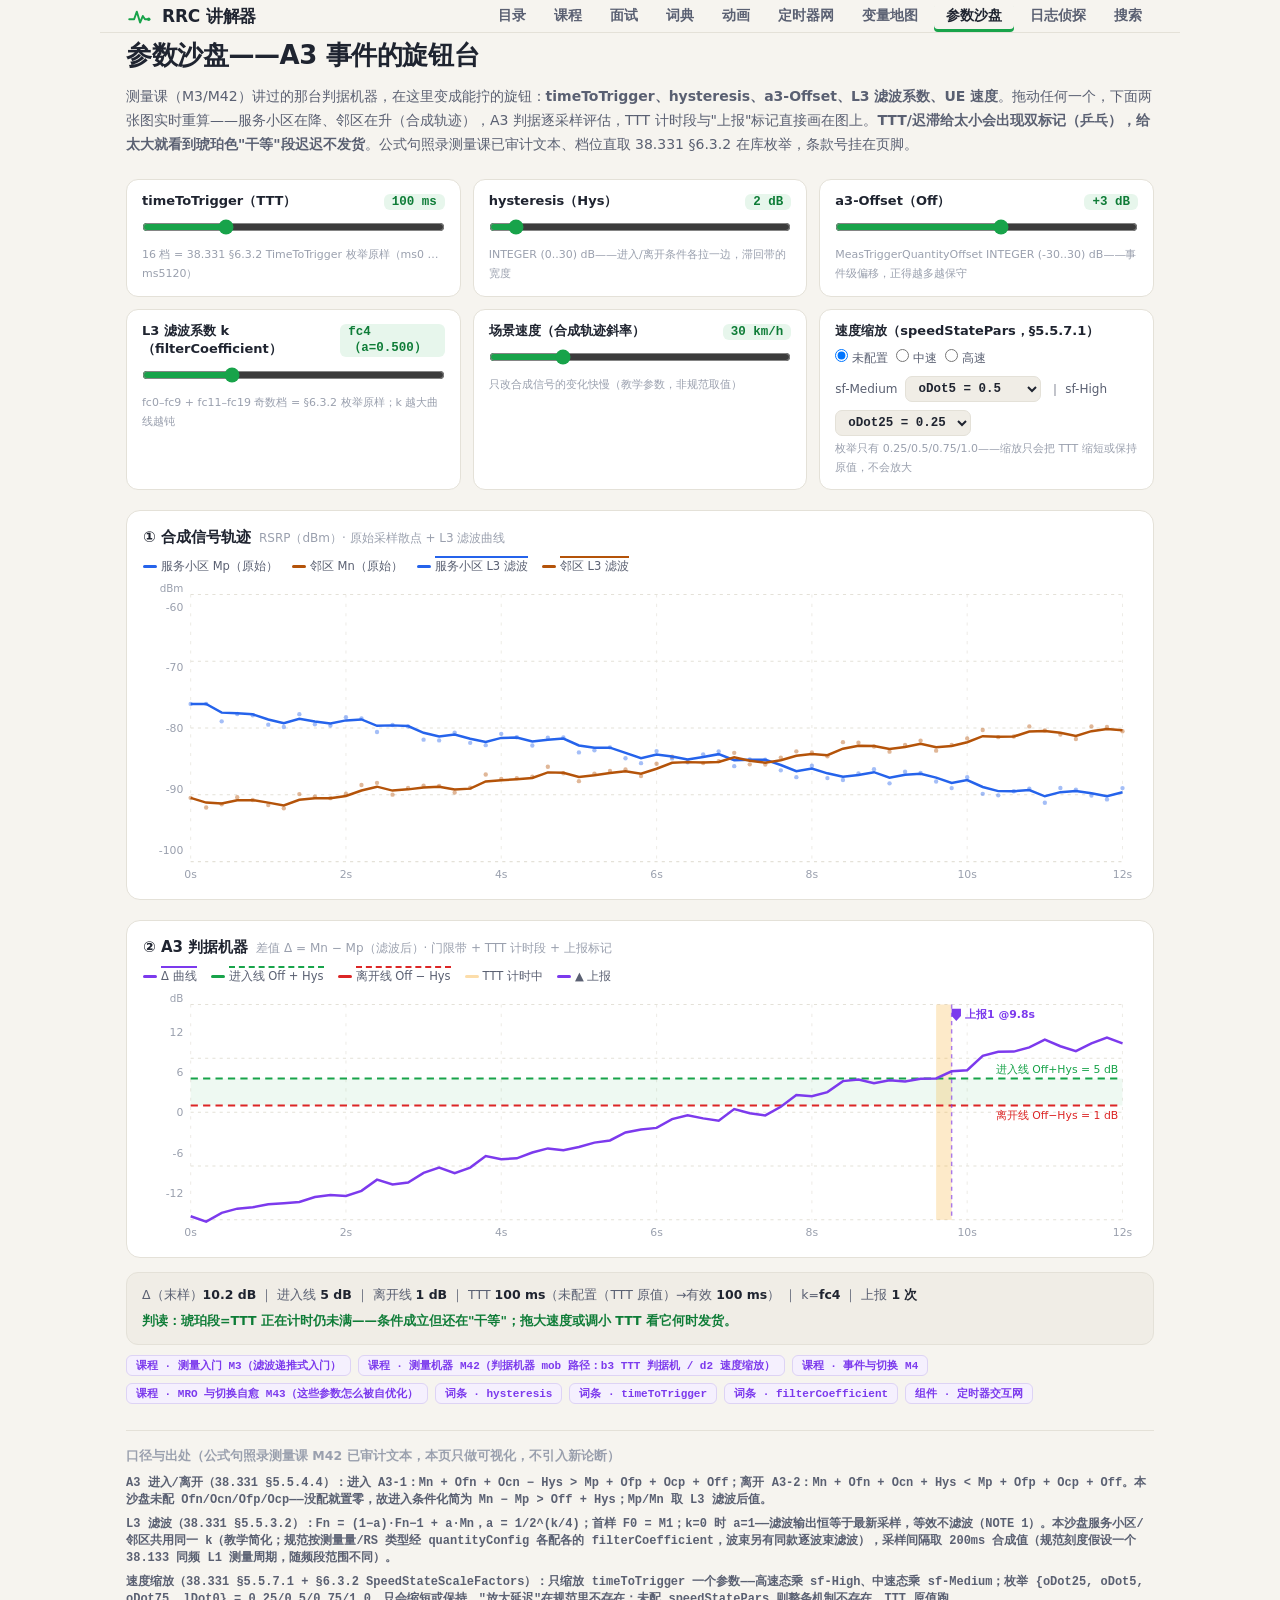
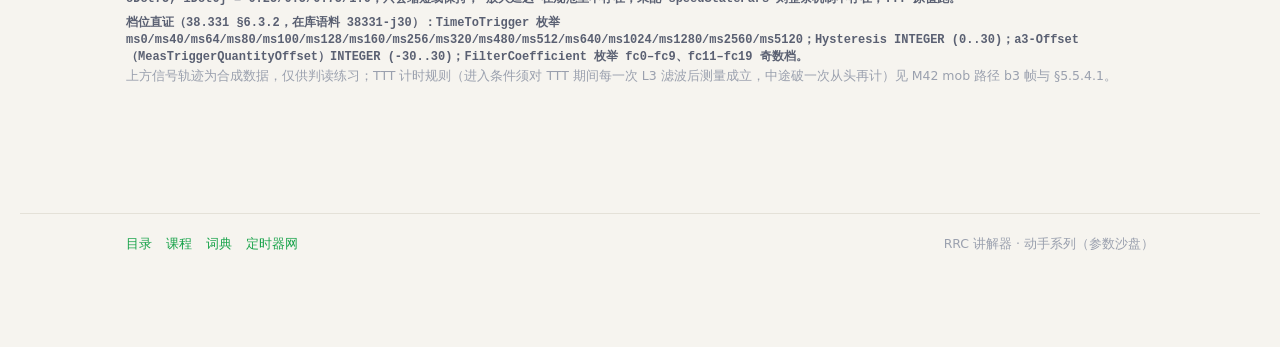
<file: meas-sandbox.html>
<!DOCTYPE html>
<html lang="zh-CN">
<head>
<meta charset="UTF-8">
<meta name="viewport" content="width=device-width, initial-scale=1.0">
<title>参数沙盘 · RRC 讲解器</title>
<meta name="description" content="TTT/迟滞/a3-Offset/滤波系数滑块 + A3 事件触发可视化——把测量课的判据机器变成能玩的：乒乓、迟报、干等一眼看穿。">
<meta property="og:title" content="参数沙盘 · RRC 讲解器">
<meta property="og:description" content="TTT/迟滞/a3-Offset/滤波系数滑块 + A3 事件触发可视化——把测量课的判据机器变成能玩的：乒乓、迟报、干等一眼看穿。">
<meta property="og:type" content="website">
<meta property="og:url" content="https://nossell.github.io/5g-rrc-explainer/meas-sandbox.html">
<link rel="stylesheet" href="assets/site.css">
<style>
.sb-wrap{max-width:1080px;margin:0 auto;padding:34px 26px 70px}
.sb-hero h1{font-size:26px;font-weight:800;letter-spacing:-.4px}
.sb-hero .sub{color:var(--tx2);font-size:14px;margin-top:8px;line-height:1.7}
.sb-ctrls{display:grid;grid-template-columns:repeat(auto-fill,minmax(310px,1fr));gap:12px;margin-top:22px}
.sb-ctrl{border:1px solid var(--bd);border-radius:12px;background:var(--panel);padding:12px 15px}
.sb-ctrl .lab{display:flex;justify-content:space-between;align-items:baseline;font-size:12.5px;color:var(--tx2)}
.sb-ctrl .lab b{font:800 13px var(--sans);color:var(--tx1)}
.sb-ctrl .val{font:800 12.5px var(--mono);color:var(--accent-deep);background:var(--accent-bg);border-radius:6px;padding:1px 8px}
.sb-ctrl input[type=range]{width:100%;margin-top:9px;accent-color:var(--accent)}
.sb-ctrl select{margin-top:8px;font:700 12.5px var(--mono);padding:4px 8px;border:1px solid var(--bd);border-radius:7px;background:var(--inset);color:var(--tx1)}
.sb-sfrow{display:flex;gap:8px;align-items:center;margin-top:8px;font-size:12px;color:var(--tx2);flex-wrap:wrap}
.sb-sfrow select{margin-top:0}
.sb-panel{margin-top:20px;border:1px solid var(--bd);border-radius:14px;background:var(--panel);padding:14px 16px 8px}
.sb-panel h2{font-size:15px;font-weight:800;display:flex;align-items:center;gap:8px}
.sb-panel .psub{font-size:12px;color:var(--tx3);margin-top:2px}
.sb-leg{display:flex;gap:14px;flex-wrap:wrap;font-size:11.5px;color:var(--tx2);margin-top:6px}
.sb-leg i{display:inline-block;width:14px;height:3px;border-radius:2px;vertical-align:middle;margin-right:4px}
.sb-status{margin-top:14px;border:1px solid var(--bd);border-radius:12px;background:var(--inset);padding:11px 15px;font-size:12.5px;line-height:1.8;color:var(--tx2)}
.sb-status b{color:var(--tx1)}
.sb-verdict{margin-top:4px;font-weight:700;color:var(--accent-deep)}
.sb-note{margin-top:26px;font-size:12.5px;color:var(--tx3);line-height:1.75;border-top:1px solid var(--bd);padding-top:14px}
.sb-note .fm{display:block;font:700 12px var(--mono);color:var(--tx2);margin-top:7px;overflow-wrap:anywhere}
.sb-links{margin-top:10px;display:flex;gap:7px;flex-wrap:wrap}
.sb-links a{font:700 11px var(--mono);text-decoration:none;color:var(--nas);background:#F5F0FE;border:1px solid #DDD3F5;border-radius:6px;padding:2px 9px}
.sb-links a:hover{background:#EDE4FC}
@media (max-width:640px){.sb-wrap{padding:26px 14px 60px}.sb-ctrls{grid-template-columns:1fr}}
</style>
</head>
<body>
<div class="sb-wrap">
  <header class="top" style="margin:-34px -26px 0;padding:0 26px">
  <a class="brand" href="index.html">
    <svg class="logo" viewBox="0 0 24 24" fill="none" aria-hidden="true"><path d="M3 15 L7.5 15 L10 8 L13 18 L15.5 12 L17.5 15 L21 15" stroke="#18A34A" stroke-width="1.8" stroke-linecap="round" stroke-linejoin="round"/><circle cx="21" cy="15" r="1.6" fill="#18A34A"/></svg>
    RRC 讲解器
  </a>
  <nav class="topnav">
    <a class="navlink" href="index.html">目录</a>
    <a class="navlink" href="app.html">课程</a>
    <a class="navlink" href="interview.html">面试</a>
    <a class="navlink" href="dict.html">词典</a>
    <a class="navlink" href="anim.html">动画</a>
    <a class="navlink" href="timer-net.html">定时器网</a>
    <a class="navlink" href="variables-map.html">变量地图</a>
    <a class="navlink on" href="meas-sandbox.html">参数沙盘</a>
    <a class="navlink" href="log-detective.html">日志侦探</a>
    <a class="navlink" href="search.html">搜索</a>
  </nav>
  </header>

  <section class="sb-hero">
    <h1>参数沙盘——A3 事件的旋钮台</h1>
    <p class="sub">测量课（M3/M42）讲过的那台判据机器，在这里变成能拧的旋钮：<b>timeToTrigger、hysteresis、a3-Offset、L3 滤波系数、UE 速度</b>。拖动任何一个，下面两张图实时重算——服务小区在降、邻区在升（合成轨迹），A3 判据逐采样评估，TTT 计时段与"上报"标记直接画在图上。<b>TTT/迟滞给太小会出现双标记（乒乓），给太大就看到琥珀色"干等"段迟迟不发货</b>。公式句照录测量课已审计文本、档位直取 38.331 §6.3.2 在库枚举，条款号挂在页脚。</p>
  </section>

  <div class="sb-ctrls">
    <div class="sb-ctrl">
      <div class="lab"><b>timeToTrigger（TTT）</b><span class="val" id="msv-ttt-val"></span></div>
      <input type="range" id="msv-ttt" min="0" max="15" step="1" value="4">
      <div class="psub" style="font-size:11px;color:var(--tx3);margin-top:4px">16 档 = 38.331 §6.3.2 TimeToTrigger 枚举原样（ms0 … ms5120）</div>
    </div>
    <div class="sb-ctrl">
      <div class="lab"><b>hysteresis（Hys）</b><span class="val" id="msv-hys-val"></span></div>
      <input type="range" id="msv-hys" min="0" max="30" step="1" value="2">
      <div class="psub" style="font-size:11px;color:var(--tx3);margin-top:4px">INTEGER (0..30) dB——进入/离开条件各拉一边，滞回带的宽度</div>
    </div>
    <div class="sb-ctrl">
      <div class="lab"><b>a3-Offset（Off）</b><span class="val" id="msv-off-val"></span></div>
      <input type="range" id="msv-off" min="-30" max="30" step="1" value="3">
      <div class="psub" style="font-size:11px;color:var(--tx3);margin-top:4px">MeasTriggerQuantityOffset INTEGER (-30..30) dB——事件级偏移，正得越多越保守</div>
    </div>
    <div class="sb-ctrl">
      <div class="lab"><b>L3 滤波系数 k（filterCoefficient）</b><span class="val" id="msv-k-val"></span></div>
      <input type="range" id="msv-k" min="0" max="14" step="1" value="4">
      <div class="psub" style="font-size:11px;color:var(--tx3);margin-top:4px">fc0–fc9 + fc11–fc19 奇数档 = §6.3.2 枚举原样；k 越大曲线越钝</div>
    </div>
    <div class="sb-ctrl">
      <div class="lab"><b>场景速度（合成轨迹斜率）</b><span class="val" id="msv-speed-val"></span></div>
      <input type="range" id="msv-speed" min="3" max="120" step="1" value="30">
      <div class="psub" style="font-size:11px;color:var(--tx3);margin-top:4px">只改合成信号的变化快慢（教学参数，非规范取值）</div>
    </div>
    <div class="sb-ctrl">
      <div class="lab"><b>速度缩放（speedStatePars，§5.5.7.1）</b></div>
      <div class="sb-sfrow">
        <label><input type="radio" name="msv-ssf" value="none" checked> 未配置</label>
        <label><input type="radio" name="msv-ssf" value="med"> 中速</label>
        <label><input type="radio" name="msv-ssf" value="high"> 高速</label>
      </div>
      <div class="sb-sfrow">sf-Medium
        <select id="msv-sfm"><option value="0.25">oDot25 = 0.25</option><option value="0.5" selected>oDot5 = 0.5</option><option value="0.75">oDot75 = 0.75</option><option value="1">lDot0 = 1.0</option></select>
        ｜ sf-High
        <select id="msv-sfh"><option value="0.25" selected>oDot25 = 0.25</option><option value="0.5">oDot5 = 0.5</option><option value="0.75">oDot75 = 0.75</option><option value="1">lDot0 = 1.0</option></select>
      </div>
      <div class="psub" style="font-size:11px;color:var(--tx3);margin-top:4px">枚举只有 0.25/0.5/0.75/1.0——缩放只会把 TTT 缩短或保持原值，不会放大</div>
    </div>
  </div>

  <div class="sb-panel">
    <h2>① 合成信号轨迹 <span style="font-weight:400;font-size:12px;color:var(--tx3)">RSRP（dBm）· 原始采样散点 + L3 滤波曲线</span></h2>
    <div class="sb-leg">
      <span><i style="background:#2563EB"></i>服务小区 Mp（原始）</span>
      <span><i style="background:#B45309"></i>邻区 Mn（原始）</span>
      <span><i style="background:#2563EB;height:3px"></i><span style="border-top:2.5px solid #2563EB;padding-top:1px">服务小区 L3 滤波</span></span>
      <span><i style="background:#B45309;height:3px"></i><span style="border-top:2.5px solid #B45309;padding-top:1px">邻区 L3 滤波</span></span>
    </div>
    <div id="msv-svg-top" style="margin-top:4px"></div>
  </div>

  <div class="sb-panel">
    <h2>② A3 判据机器 <span style="font-weight:400;font-size:12px;color:var(--tx3)">差值 Δ = Mn − Mp（滤波后）· 门限带 + TTT 计时段 + 上报标记</span></h2>
    <div class="sb-leg">
      <span><i style="background:#7C3AED;height:3px"></i><span style="border-top:2.5px solid #7C3AED;padding-top:1px">Δ 曲线</span></span>
      <span><i style="background:#18A34A;height:3px"></i><span style="border-top:2px dashed #18A34A;padding-top:1px">进入线 Off + Hys</span></span>
      <span><i style="background:#DC2626;height:3px"></i><span style="border-top:2px dashed #DC2626;padding-top:1px">离开线 Off − Hys</span></span>
      <span><i style="background:#F59E0B;opacity:.35"></i>TTT 计时中</span>
      <span><i style="background:#7C3AED"></i>▲ 上报</span>
    </div>
    <div id="msv-svg-bot" style="margin-top:4px"></div>
  </div>

  <div class="sb-status" id="msv-status"></div>

  <div class="sb-links">
    <a href="app.html#m3">课程 · 测量入门 M3（滤波递推式入门）</a>
    <a href="app.html#m42">课程 · 测量机器 M42（判据机器 mob 路径：b3 TTT 判据机 / d2 速度缩放）</a>
    <a href="app.html#m4">课程 · 事件与切换 M4</a>
    <a href="app.html#m43">课程 · MRO 与切换自愈 M43（这些参数怎么被自优化）</a>
    <a href="dict.html#k=hysteresis">词条 · hysteresis</a>
    <a href="dict.html#k=timeToTrigger">词条 · timeToTrigger</a>
    <a href="dict.html#k=filterCoefficient">词条 · filterCoefficient</a>
    <a href="timer-net.html">组件 · 定时器交互网</a>
  </div>

  <p class="sb-note">
    <b>口径与出处（公式句照录测量课 M42 已审计文本，本页只做可视化，不引入新论断）</b>
    <span class="fm">A3 进入/离开（38.331 §5.5.4.4）：进入 A3-1：Mn + Ofn + Ocn − Hys &gt; Mp + Ofp + Ocp + Off；离开 A3-2：Mn + Ofn + Ocn + Hys &lt; Mp + Ofp + Ocp + Off。本沙盘未配 Ofn/Ocn/Ofp/Ocp——没配就置零，故进入条件化简为 Mn − Mp &gt; Off + Hys；Mp/Mn 取 L3 滤波后值。</span>
    <span class="fm">L3 滤波（38.331 §5.5.3.2）：Fn = (1−a)·Fn−1 + a·Mn，a = 1/2^(k/4)；首样 F0 = M1；k=0 时 a=1——滤波输出恒等于最新采样，等效不滤波（NOTE 1）。本沙盘服务小区/邻区共用同一 k（教学简化；规范按测量量/RS 类型经 quantityConfig 各配各的 filterCoefficient，波束另有同款逐波束滤波），采样间隔取 200ms 合成值（规范刻度假设一个 38.133 同频 L1 测量周期，随频段范围不同）。</span>
    <span class="fm">速度缩放（38.331 §5.5.7.1 + §6.3.2 SpeedStateScaleFactors）：只缩放 timeToTrigger 一个参数——高速态乘 sf-High、中速态乘 sf-Medium；枚举 {oDot25, oDot5, oDot75, lDot0} = 0.25/0.5/0.75/1.0，只会缩短或保持，"放大延迟"在规范里不存在；未配 speedStatePars 则整条机制不存在，TTT 原值跑。</span>
    <span class="fm">档位直证（38.331 §6.3.2，在库语料 38331-j30）：TimeToTrigger 枚举 ms0/ms40/ms64/ms80/ms100/ms128/ms160/ms256/ms320/ms480/ms512/ms640/ms1024/ms1280/ms2560/ms5120；Hysteresis INTEGER (0..30)；a3-Offset（MeasTriggerQuantityOffset）INTEGER (-30..30)；FilterCoefficient 枚举 fc0–fc9、fc11–fc19 奇数档。</span>
    上方信号轨迹为合成数据，仅供判读练习；TTT 计时规则（进入条件须对 TTT 期间每一次 L3 滤波后测量成立，中途破一次从头再计）见 M42 mob 路径 b3 帧与 §5.5.4.1。
  </p>
</div>

<footer style="border-top:1px solid var(--bd);padding:18px 0;text-align:center;color:var(--tx3);font-size:12.5px">
  <div class="wrap" style="max-width:1080px;margin:0 auto;padding:0 26px;display:flex;justify-content:space-between;flex-wrap:wrap;gap:8px">
    <div class="flinks"><a href="index.html">目录</a><a href="app.html">课程</a><a href="dict.html">词典</a><a href="timer-net.html">定时器网</a></div>
    <div>RRC 讲解器 · 动手系列（参数沙盘）</div>
  </div>
</footer>

<script>
(function () {
  'use strict';
  /* ===== 档位（38.331 §6.3.2 在库枚举原样） ===== */
  var TTT_ENUM = [0, 40, 64, 80, 100, 128, 160, 256, 320, 480, 512, 640, 1024, 1280, 2560, 5120];
  var K_ENUM = [0, 1, 2, 3, 4, 5, 6, 7, 8, 9, 11, 13, 15, 17, 19];

  /* ===== 合成轨迹参数（教学可视化，非规范数值） ===== */
  var T_END = 12, DT = 0.2, N = Math.round(T_END / DT) + 1;

  function $(id) { return document.getElementById(id); }
  function fx1(i) { return i * DT; }
  function noiseS(i) { return 1.1 * Math.sin(1.9 * i + 0.7) + 0.7 * Math.sin(0.53 * i + 2.1) + 0.45 * Math.sin(3.1 * i + 4.0); }
  function noiseN(i) { return 0.9 * Math.sin(1.6 * i + 2.3) + 0.6 * Math.sin(0.61 * i + 0.9) + 0.4 * Math.sin(2.7 * i + 1.2); }

  function readState() {
    var ttt = TTT_ENUM[+$('msv-ttt').value];
    var hys = +$('msv-hys').value;
    var off = +$('msv-off').value;
    var k = K_ENUM[+$('msv-k').value];
    var v = +$('msv-speed').value;
    var mode = 'none';
    [].forEach.call(document.querySelectorAll('input[name="msv-ssf"]'), function (r) { if (r.checked) mode = r.value; });
    var sfm = +$('msv-sfm').value, sfh = +$('msv-sfh').value;
    var sf = mode === 'med' ? sfm : mode === 'high' ? sfh : 1;
    return { ttt: ttt, hys: hys, off: off, k: k, v: v, mode: mode, sf: sf, tttEff: ttt * sf };
  }

  /* ===== 仿真：采样 → L3 滤波 → A3 评估（进入须对 TTT 期间每次滤波后测量成立） ===== */
  function simulate(st) {
    var a = 1 / Math.pow(2, st.k / 4);
    var slopeS = 0.45 + st.v / 38, slopeN = 0.4 + st.v / 42;
    var rawS = [], rawN = [], filtS = [], filtN = [], delta = [];
    var Fs = null, Fn = null;
    for (var i = 0; i < N; i++) {
      var ms = -77 - slopeS * fx1(i) + noiseS(i);
      var mn = -93 + slopeN * fx1(i) + noiseN(i);
      rawS.push(ms); rawN.push(mn);
      Fs = (Fs === null) ? ms : (1 - a) * Fs + a * ms;   /* F0 = M1，k=0 时 a=1 等效不滤波 */
      Fn = (Fn === null) ? mn : (1 - a) * Fn + a * mn;
      filtS.push(Fs); filtN.push(Fn); delta.push(Fn - Fs);
    }
    /* A3 状态机：未触发→进入线持续 TTTeff 即上报；已触发→跌破离开线退出 */
    var inTh = st.off + st.hys, outTh = st.off - st.hys;
    var reports = [], pends = [], pend = null, entered = false;
    for (var j = 0; j < N; j++) {
      var t = fx1(j), d = delta[j];
      if (!entered) {
        if (d > inTh) {
          if (!pend) { pend = { t0: t, t1: t }; pends.push(pend); }
          pend.t1 = t;
          if ((t - pend.t0) * 1000 >= st.tttEff - 1e-9) { reports.push({ t: t, i: j }); entered = true; pend = null; }
        } else { pend = null; }
      } else if (d < outTh) { entered = false; pend = null; }
    }
    if (pend) pend.t1 = T_END; /* 窗口结束仍在计时——"干等"可视化 */
    return { rawS: rawS, rawN: rawN, filtS: filtS, filtN: filtN, delta: delta, reports: reports, pends: pends, inTh: inTh, outTh: outTh };
  }

  /* ===== SVG 绘制 ===== */
  var W = 960, H1 = 300, H2 = 250, PADL = 46, PADR = 14, PADT = 14, PADB = 28;
  function xpix(t) { return PADL + (t / T_END) * (W - PADL - PADR); }
  function esc(s) { return String(s).replace(/&/g, '&amp;').replace(/</g, '&lt;'); }

  function grid(x0, y0, w, h) {
    var s = '';
    for (var gy = 0; gy <= 4; gy++) {
      var yy = y0 + h - (h * gy / 4);
      s += '<line x1="' + x0 + '" y1="' + yy + '" x2="' + (x0 + w) + '" y2="' + yy + '" stroke="var(--bd)" stroke-width="1" stroke-dasharray="3 4"/>';
    }
    for (var gt = 0; gt <= T_END; gt += 2) {
      var xx = xpix(gt);
      s += '<line x1="' + xx + '" y1="' + y0 + '" x2="' + xx + '" y2="' + (y0 + h) + '" stroke="var(--bd)" stroke-width="1" stroke-dasharray="3 6" opacity=".6"/>' +
        '<text x="' + xx + '" y="' + (y0 + h + 16) + '" font-size="10.5" fill="var(--tx3)" text-anchor="middle">' + gt + 's</text>';
    }
    return s;
  }
  function pathOf(arr, ymap) {
    var s = '';
    for (var i = 0; i < arr.length; i++) s += (i ? 'L' : 'M') + xpix(fx1(i)).toFixed(1) + ' ' + ymap(arr[i]).toFixed(1);
    return s;
  }
  function dotsOf(arr, ymap, color) {
    var s = '';
    for (var i = 0; i < arr.length; i++) s += '<circle cx="' + xpix(fx1(i)).toFixed(1) + '" cy="' + ymap(arr[i]).toFixed(1) + '" r="2.1" fill="' + color + '" opacity=".42"/>';
    return s;
  }

  function drawTop(sim) {
    var y0 = PADT, h = H1 - PADT - PADB;
    var lo = -102, hi = -58;
    function ym(v) { return y0 + h - (v - lo) / (hi - lo) * h; }
    var s = '<svg id="msv-svgt" viewBox="0 0 ' + W + ' ' + H1 + '" width="100%" style="display:block">';
    s += grid(PADL, y0, W - PADL - PADR, h);
    for (var g = -100; g <= -60; g += 10) {
      s += '<text x="' + (PADL - 7) + '" y="' + (ym(g) + 4) + '" font-size="10.5" fill="var(--tx3)" text-anchor="end">' + g + '</text>';
    }
    s += '<text x="' + (PADL - 7) + '" y="' + (y0 - 2) + '" font-size="10" fill="var(--tx3)" text-anchor="end">dBm</text>';
    s += dotsOf(sim.rawS, ym, '#2563EB') + dotsOf(sim.rawN, ym, '#B45309');
    s += '<path id="msv-filt-s" d="' + pathOf(sim.filtS, ym) + '" fill="none" stroke="#2563EB" stroke-width="2.4"/>';
    s += '<path id="msv-filt-n" d="' + pathOf(sim.filtN, ym) + '" fill="none" stroke="#B45309" stroke-width="2.4"/>';
    s += '</svg>';
    $('msv-svg-top').innerHTML = s;
  }

  function drawBot(sim, st) {
    var y0 = PADT, h = H2 - PADT - PADB;
    var lo = Math.min(-16, sim.outTh - 4), hi = Math.max(16, sim.inTh + 4);
    function ym(v) { return y0 + h - (v - lo) / (hi - lo) * h; }
    var s = '<svg id="msv-svgb" viewBox="0 0 ' + W + ' ' + H2 + '" width="100%" style="display:block">';
    s += grid(PADL, y0, W - PADL - PADR, h);
    /* 滞回带 */
    s += '<rect x="' + PADL + '" y="' + ym(sim.inTh).toFixed(1) + '" width="' + (W - PADL - PADR) + '" height="' + (ym(sim.outTh) - ym(sim.inTh)).toFixed(1) + '" fill="#18A34A" opacity=".07"/>';
    /* TTT 计时段（琥珀） */
    sim.pends.forEach(function (p, pi) {
      s += '<rect class="msv-tttband" data-p="' + pi + '" x="' + xpix(p.t0).toFixed(1) + '" y="' + y0 + '" width="' + Math.max(1.5, xpix(p.t1) - xpix(p.t0)).toFixed(1) + '" height="' + h + '" fill="#F59E0B" opacity=".22"/>';
    });
    /* 门限线 */
    s += '<line x1="' + PADL + '" y1="' + ym(sim.inTh).toFixed(1) + '" x2="' + (W - PADR) + '" y2="' + ym(sim.inTh).toFixed(1) + '" stroke="#18A34A" stroke-width="1.8" stroke-dasharray="7 5"/>';
    s += '<line x1="' + PADL + '" y1="' + ym(sim.outTh).toFixed(1) + '" x2="' + (W - PADR) + '" y2="' + ym(sim.outTh).toFixed(1) + '" stroke="#DC2626" stroke-width="1.8" stroke-dasharray="7 5"/>';
    s += '<text x="' + (W - PADR - 4) + '" y="' + (ym(sim.inTh) - 5).toFixed(1) + '" font-size="10.5" fill="#18A34A" text-anchor="end">进入线 Off+Hys = ' + sim.inTh + ' dB</text>';
    s += '<text x="' + (W - PADR - 4) + '" y="' + (ym(sim.outTh) + 13).toFixed(1) + '" font-size="10.5" fill="#DC2626" text-anchor="end">离开线 Off−Hys = ' + sim.outTh + ' dB</text>';
    /* Δ 曲线与刻度 */
    s += '<path id="msv-delta" d="' + pathOf(sim.delta, ym) + '" fill="none" stroke="#7C3AED" stroke-width="2.4"/>';
    var step = Math.max(1, Math.round((hi - lo) / 5));
    for (var g = Math.ceil(lo / step) * step; g <= hi; g += step) {
      s += '<text x="' + (PADL - 7) + '" y="' + (ym(g) + 4).toFixed(1) + '" font-size="10.5" fill="var(--tx3)" text-anchor="end">' + g + '</text>';
    }
    s += '<text x="' + (PADL - 7) + '" y="' + (y0 - 2) + '" font-size="10" fill="var(--tx3)" text-anchor="end">dB</text>';
    /* 上报标记 */
    sim.reports.forEach(function (r, ri) {
      var xx = xpix(r.t).toFixed(1);
      s += '<g class="msv-report" data-r="' + ri + '">' +
        '<line x1="' + xx + '" y1="' + y0 + '" x2="' + xx + '" y2="' + (y0 + h) + '" stroke="#7C3AED" stroke-width="1.4" stroke-dasharray="4 4" opacity=".65"/>' +
        '<path d="M' + xx + ' ' + (y0 + 4) + ' l9 0 l0 7 l-4.5 5 l-4.5 -5 z" fill="#7C3AED"/>' +
        '<text x="' + (parseFloat(xx) + 13) + '" y="' + (y0 + 13) + '" font-size="10.5" font-weight="700" fill="#7C3AED">上报' + (ri + 1) + ' @' + r.t.toFixed(1) + 's</text></g>';
    });
    s += '</svg>';
    $('msv-svg-bot').innerHTML = s;
  }

  function verdict(st, sim) {
    if (sim.reports.length >= 2) return '窗口内上报 ' + sim.reports.length + ' 次——乒乓画像：门限带（2×Hys）与 TTT 挡不住噪声往返，把 Hys 或 TTT 调大再看。';
    if (sim.reports.length === 1 && st.tttEff >= 1280) return '唯一一次上报且有效 TTT≥1.28s——大 TTT 在快变场景就是"迟报"（高速时谁该来救？看速度缩放那张卡）。';
    if (sim.pends.length > 0) return '琥珀段=TTT 正在计时仍未满——条件成立但还在"干等"；拖大速度或调小 TTT 看它何时发货。';
    if (sim.reports.length === 1) return '一次干净上报：过进入线→撑满 TTT→发货，未再跌回离开线。';
    return '窗口内未触发——邻区从未稳定越过进入线，试试调小 a3-Offset 或加大场景速度。';
  }

  function render() {
    var st = readState();
    $('msv-ttt-val').textContent = st.ttt + ' ms';
    $('msv-hys-val').textContent = st.hys + ' dB';
    $('msv-off-val').textContent = (st.off > 0 ? '+' : '') + st.off + ' dB';
    $('msv-k-val').textContent = 'fc' + st.k + '（a=' + (1 / Math.pow(2, st.k / 4)).toFixed(3) + '）';
    $('msv-speed-val').textContent = st.v + ' km/h';
    var sim = simulate(st);
    drawTop(sim);
    drawBot(sim, st);
    var sfTxt = st.mode === 'none' ? '未配置（TTT 原值）'
      : (st.mode === 'med' ? '中速 ×sf-Medium=' + st.sf : '高速 ×sf-High=' + st.sf);
    $('msv-status').innerHTML =
      'Δ（末样）<b>' + sim.delta[sim.delta.length - 1].toFixed(1) + ' dB</b> ｜ 进入线 <b>' + sim.inTh + ' dB</b> ｜ 离开线 <b>' + sim.outTh + ' dB</b>' +
      ' ｜ TTT <b>' + st.ttt + ' ms</b>（' + sfTxt + '→有效 <b>' + (st.tttEff % 1 ? st.tttEff.toFixed(0) : st.tttEff) + ' ms</b>）' +
      ' ｜ k=<b>fc' + st.k + '</b> ｜ 上报 <b>' + sim.reports.length + ' 次</b>' +
      '<div class="sb-verdict">判读：' + esc(verdict(st, sim)) + '</div>';
  }

  [].forEach.call(document.querySelectorAll('.sb-ctrl input, .sb-ctrl select'), function (inp) {
    inp.addEventListener('input', render);
  });
  render();
})();
</script>
</body>
</html>
</file>
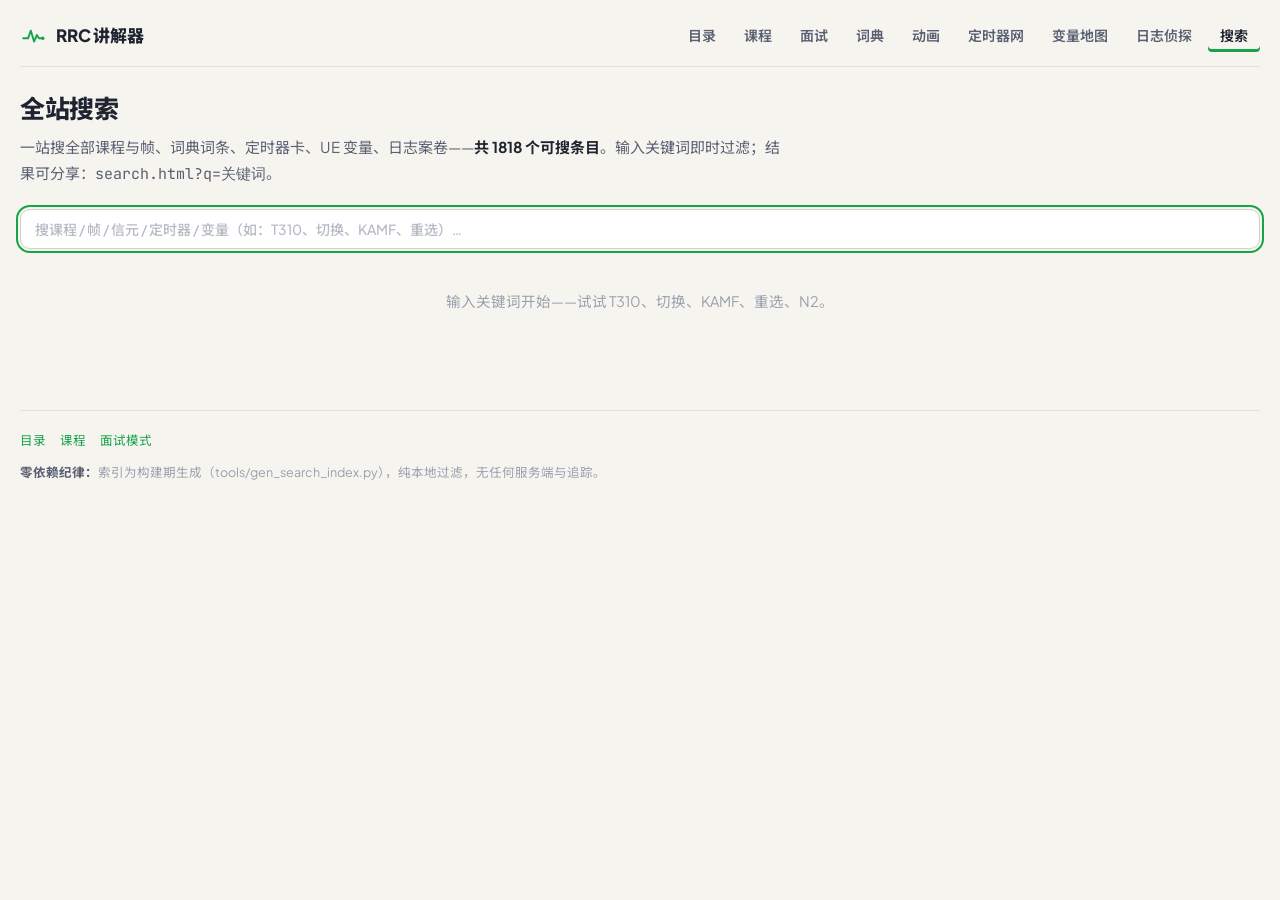
<file: search.html>
<!doctype html>
<html lang="zh-CN">
<head>
<meta charset="utf-8">
<meta name="viewport" content="width=device-width, initial-scale=1">
<title>全站搜索 — RRC 讲解器</title>
<meta name="description" content="一站搜全部课程与帧、词典词条、定时器卡、UE 变量、日志案卷：输入关键词即时过滤，点击直达对应课程帧或组件卡。">
<meta property="og:title" content="全站搜索 · RRC 讲解器">
<meta property="og:description" content="42 门课/全部帧/词典/定时器/变量/案卷一站检索。">
<meta property="og:type" content="website">
<meta property="og:url" content="https://nossell.github.io/5g-rrc-explainer/search.html">
<link rel="preconnect" href="https://fonts.googleapis.com">
<link rel="preconnect" href="https://fonts.gstatic.com" crossorigin>
<link href="https://fonts.googleapis.com/css2?family=Plus+Jakarta+Sans:wght@500;600;700;800&family=Noto+Sans+SC:wght@400;500;700&family=JetBrains+Mono:wght@400;500;600&display=swap" rel="stylesheet">
<link rel="stylesheet" href="assets/site.css">
<style>
.sr-grp{margin-top:18px}
.sr-card{display:block;background:var(--panel);border:1px solid var(--bd);border-radius:12px;padding:12px 16px;margin-bottom:8px;text-decoration:none;color:var(--tx1)}
.sr-card:hover{border-color:var(--accent)}
.sr-t{font:700 15px var(--sans)}
.sr-card mark{background:rgba(24,163,74,.25);color:inherit;border-radius:3px;padding:0 1px}
.sr-s{font:600 12px var(--sans);color:var(--accent-deep);margin-top:2px}
.sr-b{font:400 12.5px var(--sans);color:var(--tx3);margin-top:4px}
.sr-empty{text-align:center;padding:40px 0;color:var(--tx3)}
</style>
</head>
<body>
<div class="wrap">
<header class="top">
  <a class="brand" href="index.html">
    <svg class="logo" viewBox="0 0 24 24" fill="none" aria-hidden="true"><path d="M3 15 L7.5 15 L10 8 L13 18 L15.5 12 L17.5 15 L21 15" stroke="#18A34A" stroke-width="1.8" stroke-linecap="round" stroke-linejoin="round"/><circle cx="21" cy="15" r="1.6" fill="#18A34A"/></svg>
    RRC 讲解器
  </a>
  <nav class="topnav">
    <a class="navlink" href="index.html">目录</a>
    <a class="navlink" href="app.html">课程</a>
    <a class="navlink" href="interview.html">面试</a>
    <a class="navlink" href="dict.html">词典</a>
    <a class="navlink" href="anim.html">动画</a>
    <a class="navlink" href="timer-net.html">定时器网</a>
    <a class="navlink" href="variables-map.html">变量地图</a>
    <a class="navlink" href="log-detective.html">日志侦探</a>
    <a class="navlink on" href="search.html">搜索</a>
  </nav>
</header>

<section class="hero" style="padding-top:26px;max-width:760px">
  <h1 style="font-size:25px">全站搜索</h1>
  <p class="sub">一站搜全部课程与帧、词典词条、定时器卡、UE 变量、日志案卷——<b id="sr-count">…</b>。输入关键词即时过滤；结果可分享：<span class="mono">search.html?q=关键词</span>。</p>
</section>

<div class="hub-tools" style="margin-top:18px">
  <div class="filter"><input id="sr-q" placeholder="搜课程 / 帧 / 信元 / 定时器 / 变量（如：T310、切换、KAMF、重选）…" autofocus></div>
</div>
<div id="sr-list"></div>

<footer>
  <div class="flinks"><a href="index.html">目录</a><a href="app.html">课程</a><a href="interview.html">面试模式</a></div>
  <div><b>零依赖纪律：</b>索引为构建期生成（tools/gen_search_index.py），纯本地过滤，无任何服务端与追踪。</div>
</footer>
</div>

<script src="assets/content/search-index.js"></script>
<script>
(function () {
  var DATA = window.RRC_SEARCH || { items: [] };
  document.getElementById('sr-count').textContent = '共 ' + DATA.items.length + ' 个可搜条目';
  var list = document.getElementById('sr-list');
  var inp = document.getElementById('sr-q');
  var KIND_ORDER = ['课程', '课程帧', '词典', '定时器', '变量', '案卷'];
  function esc(s) { return String(s).replace(/&/g, '&amp;').replace(/</g, '&lt;'); }
  function hl(s, kw) {
    var e = esc(s);
    if (!kw) return e;
    var i = e.toLowerCase().indexOf(kw.toLowerCase());
    if (i < 0) return e;
    return e.slice(0, i) + '<mark>' + e.slice(i, i + kw.length) + '</mark>' + e.slice(i + kw.length);
  }
  function search(q) {
    var kw = q.trim().toLowerCase();
    if (!kw) return [];
    return DATA.items.filter(function (it) {
      return (it.t + ' ' + it.s + ' ' + (it.b || '')).toLowerCase().indexOf(kw) >= 0;
    }).slice(0, 120);
  }
  function render() {
    var q = inp.value;
    var hits = search(q);
    if (!q.trim()) { list.innerHTML = '<p class="sr-empty">输入关键词开始——试试 T310、切换、KAMF、重选、N2。</p>'; return; }
    if (!hits.length) { list.innerHTML = '<p class="sr-empty">没有匹配条目——换个更短的关键词试试。</p>'; return; }
    var by = {};
    hits.forEach(function (it) { (by[it.k] = by[it.k] || []).push(it); });
    var html = '';
    KIND_ORDER.forEach(function (k) {
      var arr = by[k];
      if (!arr) return;
      html += '<div class="sr-grp"><div class="dict-grp"><div class="ghead" style="cursor:default"><div class="gtxt"><div class="gname">' + k + '</div></div><span class="gcount">' + arr.length + ' 条</span></div><div class="gbody">' +
        arr.map(function (it) {
          return '<a class="sr-card" href="' + it.u + '">' +
            '<div class="sr-t">' + hl(it.t, q) + '</div>' +
            '<div class="sr-s">' + hl(it.s, q) + '</div>' +
            (it.b ? '<div class="sr-b">' + hl(it.b, q) + '</div>' : '') +
            '</a>';
        }).join('') + '</div></div></div>';
    });
    list.innerHTML = html + (hits.length >= 120 ? '<p class="sr-empty">只显示前 120 条——请再加关键词收窄。</p>' : '');
  }
  inp.oninput = render;
  /* ?q= 深链与 hash 双支持 */
  function fromUrl() {
    var m = location.search.match(/[?&]q=([^&]*)/) || location.hash.match(/^#q=(.*)$/);
    if (m) { inp.value = decodeURIComponent(m[1]).replace(/\+/g, ' '); }
    render();
  }
  window.addEventListener('hashchange', fromUrl);
  fromUrl();
})();
</script>
</body>
</html>
</file>
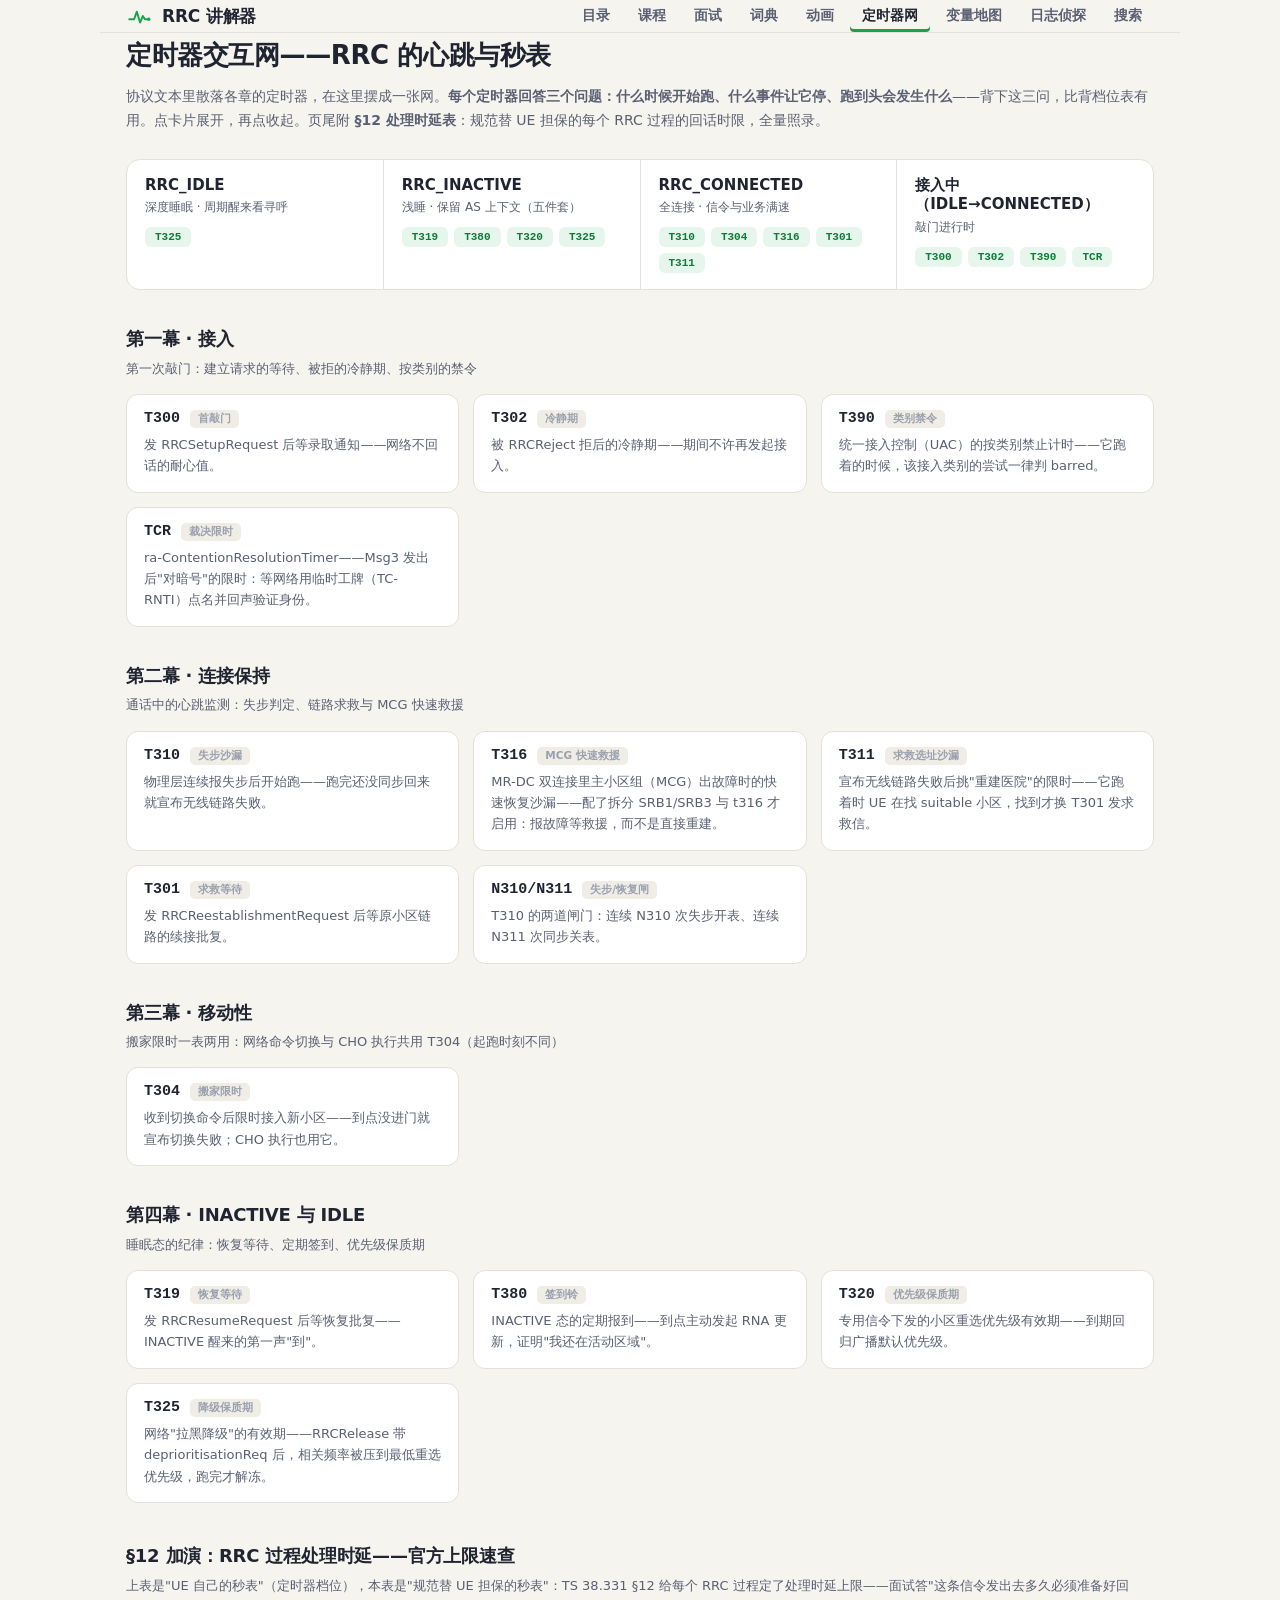
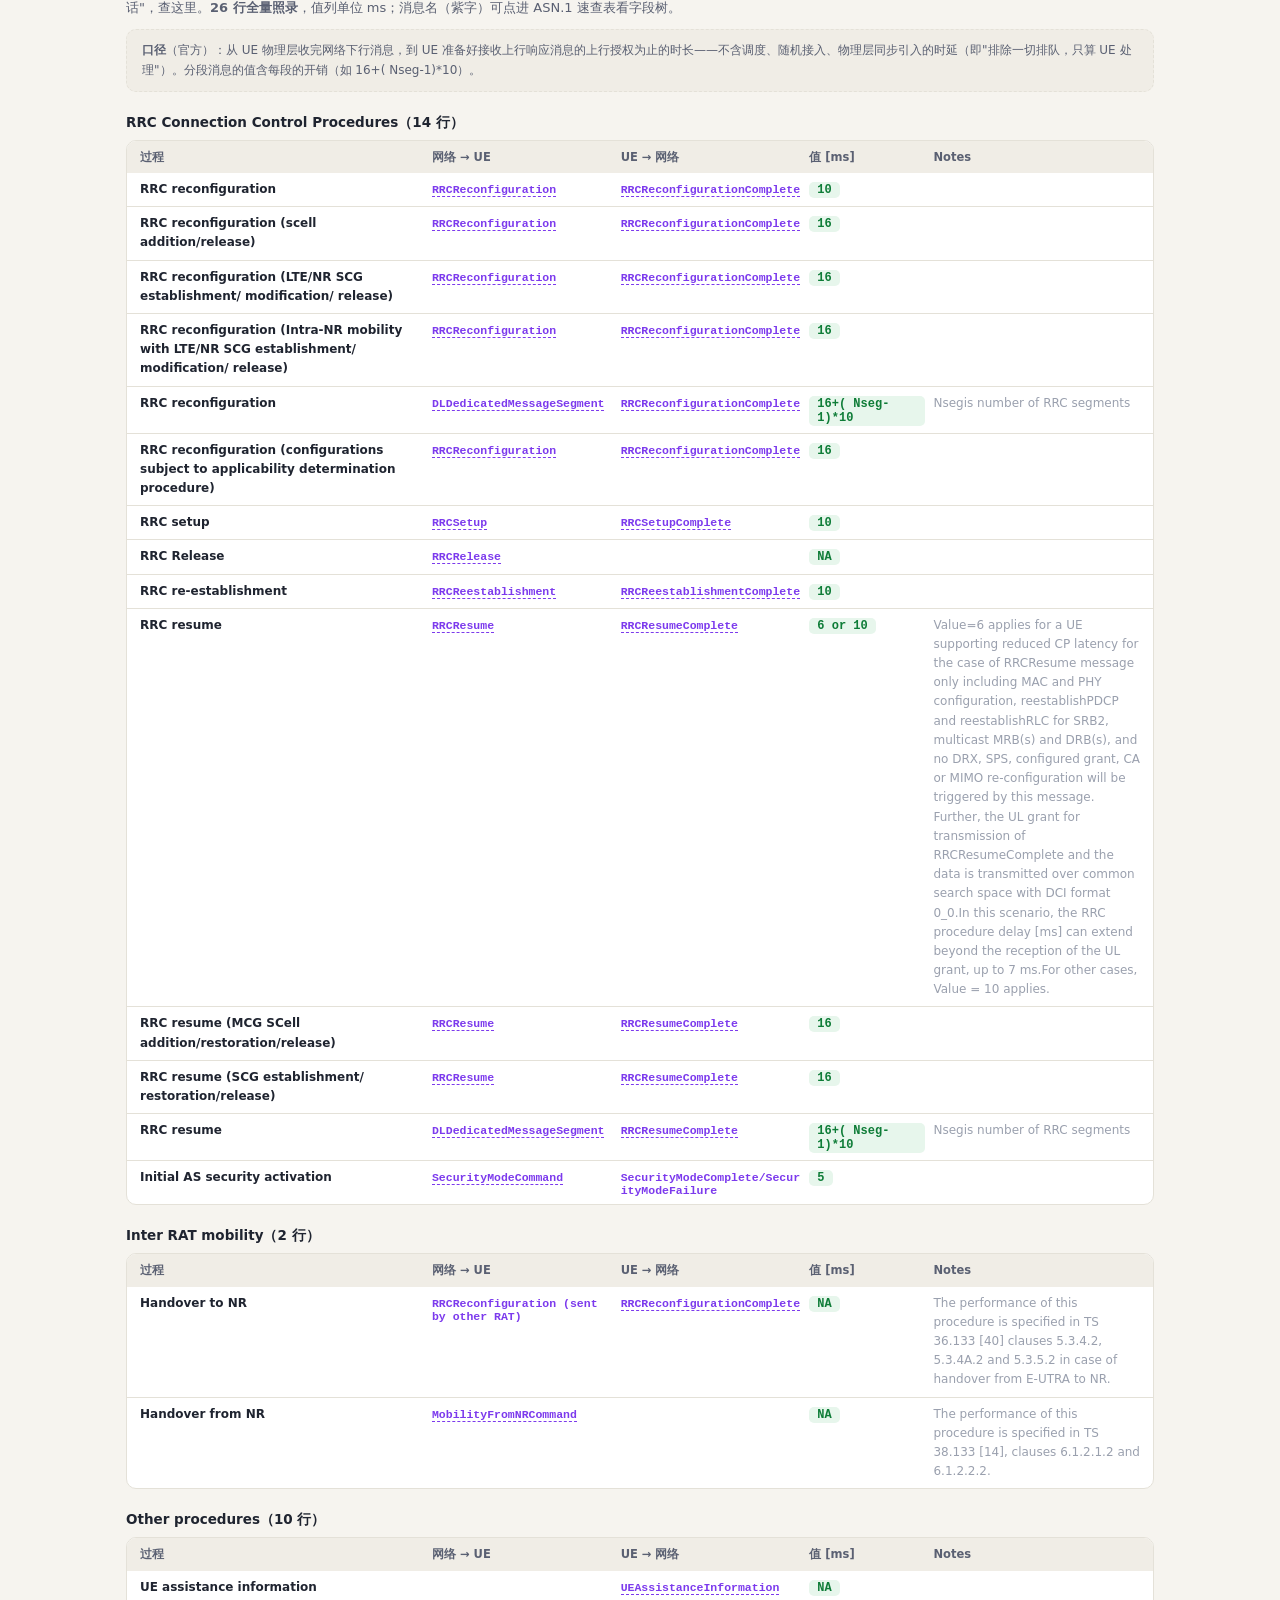
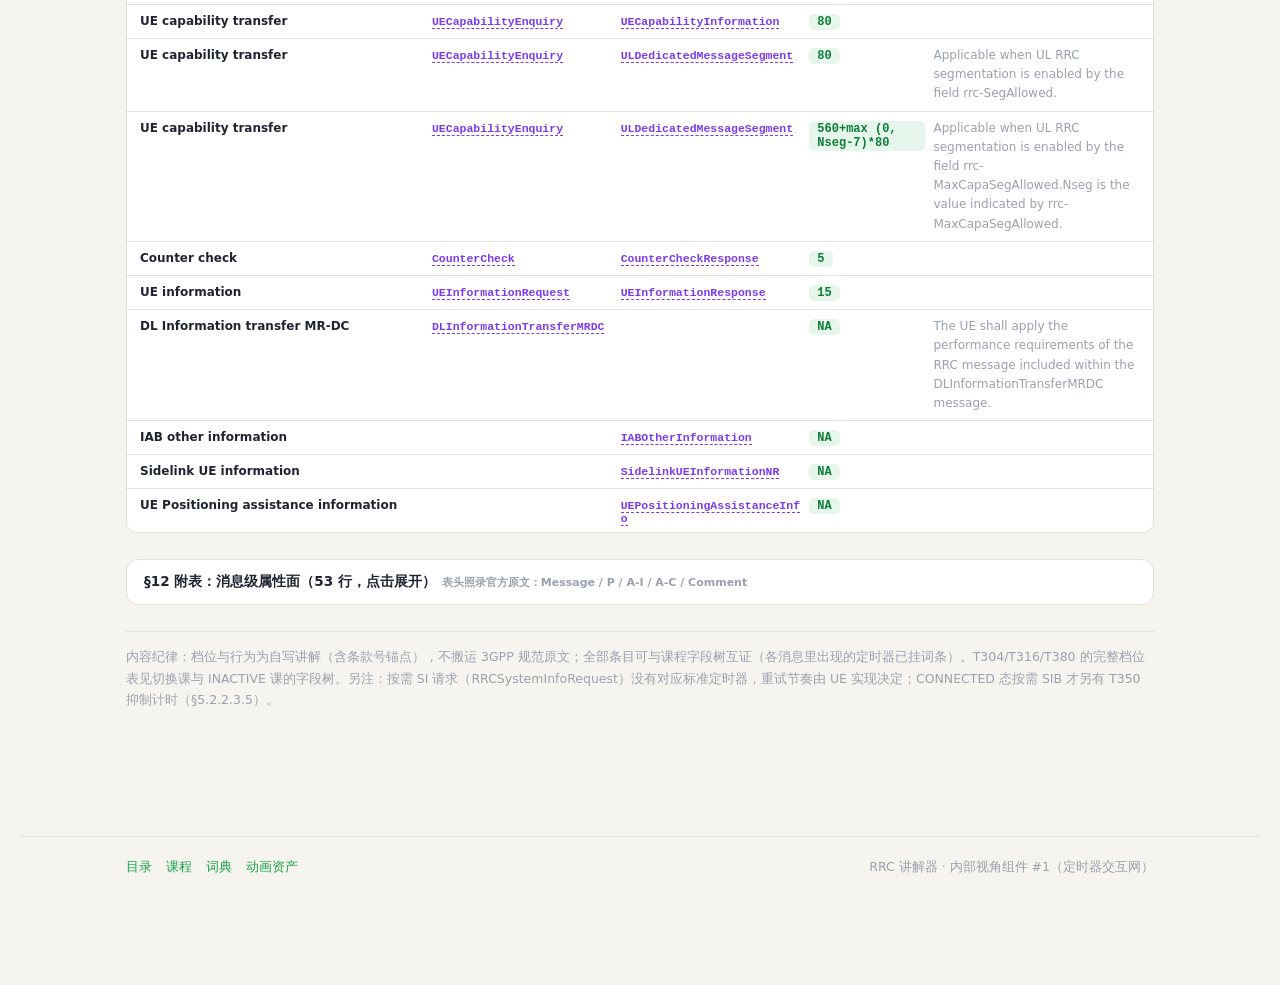
<file: timer-net.html>
<!DOCTYPE html>
<html lang="zh-CN">
<head>
<meta charset="UTF-8">
<meta name="viewport" content="width=device-width, initial-scale=1.0">
<title>定时器交互网 · RRC 讲解器</title>
<meta name="description" content="14 个 RRC/接入定时器的启动、停止、超时三问 + §12 官方处理时延表全量 26 行——内部视角第一张图。">
<meta property="og:title" content="定时器网 · RRC 讲解器">
<meta property="og:description" content="14 个 RRC/接入定时器的启动、停止、超时三问——内部视角第一张图。">
<meta property="og:type" content="website">
<meta property="og:url" content="https://nossell.github.io/5g-rrc-explainer/timer-net.html">
<link rel="stylesheet" href="assets/site.css">
<style>
.tn-wrap{max-width:1080px;margin:0 auto;padding:34px 26px 70px}
.tn-hero h1{font-size:26px;font-weight:800;letter-spacing:-.4px}
.tn-hero .sub{color:var(--tx2);font-size:14px;margin-top:8px;line-height:1.7}
.tn-statebar{display:flex;gap:0;margin-top:26px;border:1px solid var(--bd);border-radius:14px;overflow:hidden;background:var(--panel)}
.tn-statebar>div{flex:1;padding:16px 18px;border-left:1px solid var(--bd)}
.tn-statebar>div:first-child{border-left:none}
.tn-st-name{font:800 15px var(--sans)}
.tn-st-desc{font-size:12px;color:var(--tx2);margin-top:4px;line-height:1.6}
.tn-st-timers{margin-top:10px;display:flex;gap:6px;flex-wrap:wrap}
.tn-chip{font:700 11px var(--mono);padding:3px 9px;border-radius:6px;background:var(--accent-bg);color:var(--accent-deep);cursor:pointer;border:1px solid transparent}
.tn-chip:hover{border-color:var(--accent)}
.tn-group{margin-top:34px}
.tn-group>h2{font-size:18px;font-weight:800;letter-spacing:-.2px}
.tn-group>.gsub{color:var(--tx2);font-size:13px;margin-top:3px}
.tn-cards{display:grid;grid-template-columns:repeat(auto-fill,minmax(320px,1fr));gap:14px;margin-top:14px}
.tn-card{border:1px solid var(--bd);border-radius:12px;background:var(--panel);padding:15px 17px;cursor:pointer;transition:border-color .15s}
.tn-card:hover{border-color:var(--accent)}
.tn-card.open{border-color:var(--accent);box-shadow:var(--shadow-card)}
.tn-top{display:flex;align-items:baseline;gap:10px}
.tn-name{font:800 15px var(--mono);color:var(--tx1)}
.tn-tag{font:700 10.5px var(--sans);color:var(--tx3);background:var(--inset);border-radius:5px;padding:2px 8px}
.tn-one{font-size:13px;color:var(--tx2);margin-top:6px;line-height:1.65}
.tn-detail{display:none;margin-top:12px;border-top:1px dashed var(--bd);padding-top:10px}
.tn-card.open .tn-detail{display:block}
.tn-row{display:flex;gap:8px;margin-top:7px;font-size:12.5px;line-height:1.65}
.tn-row b{flex:none;font-weight:800;color:var(--tx1)}
.tn-row span{color:var(--tx2)}
.tn-links{margin-top:10px;display:flex;gap:7px;flex-wrap:wrap}
.tn-links a{font:700 11px var(--mono);text-decoration:none;color:var(--nas);background:#F5F0FE;border:1px solid #DDD3F5;border-radius:6px;padding:2px 9px}
.tn-links a:hover{background:#EDE4FC}
.tn-note{margin-top:26px;font-size:12.5px;color:var(--tx3);line-height:1.7;border-top:1px solid var(--bd);padding-top:14px}
/* §12 处理时延表（v49） */
.tn-t12{margin-top:38px}
.tn-t12>h2{font-size:18px;font-weight:800;letter-spacing:-.2px}
.tn-t12>.gsub{color:var(--tx2);font-size:13px;margin-top:3px;line-height:1.7}
.tn-t12>.toff{margin-top:10px;border:1px dashed var(--bd);border-radius:10px;padding:10px 15px;background:var(--inset);font-size:12px;color:var(--tx2);line-height:1.7}
.t12-grp{margin-top:22px}
.t12-grp>h3{font:800 13.5px var(--sans);color:var(--tx1)}
.t12-tbl{margin-top:8px;border:1px solid var(--bd);border-radius:10px;overflow:hidden;background:var(--panel)}
.t12-h,.t12-r{display:grid;grid-template-columns:minmax(180px,2.2fr) minmax(120px,1.4fr) minmax(120px,1.4fr) minmax(90px,.9fr) minmax(90px,1.6fr);gap:8px;padding:7px 13px;font-size:12px;line-height:1.6;align-items:baseline}
.t12-h{background:var(--inset);font-weight:800;color:var(--tx2);font-size:11.5px}
.t12-r+.t12-r{border-top:1px solid var(--bd)}
.t12-r .p{color:var(--tx1);font-weight:600}
.t12-r .m{font:600 11.5px var(--mono);color:var(--nas);overflow-wrap:anywhere}
.t12-r .m a{color:var(--nas);text-decoration:none;border-bottom:1px dashed var(--nas);cursor:pointer}
.t12-r .m a:hover{color:#6D28D9}
.t12-r .v{font:800 12px var(--mono);color:var(--accent-deep);background:var(--accent-bg);border-radius:5px;padding:1px 8px;justify-self:start}
.t12-r .n{color:var(--tx3)}
.t12-msg{margin-top:26px;border:1px solid var(--bd);border-radius:12px;background:var(--panel);padding:13px 17px}
.t12-msg>h3{font:800 13.5px var(--sans);cursor:pointer;user-select:none}
.t12-msg>h3 .hint{font:600 11px var(--sans);color:var(--tx3);margin-left:6px}
.t12-msg .body{display:none;margin-top:10px}
.t12-msg.open .body{display:block}
.t12-mgrid{display:grid;grid-template-columns:repeat(auto-fill,minmax(300px,1fr));gap:4px 18px;font-size:12px}
.t12-mr{display:flex;gap:7px;align-items:baseline;padding:2px 0}
.t12-mr .mm{font:700 11.5px var(--mono);color:var(--tx1);overflow-wrap:anywhere}
.t12-mr .mk{font:800 10px var(--mono);border-radius:4px;padding:0 5px}
.mk-p{background:#E7F6EC;color:#0E7C37}.mk-m{background:#F1F5F9;color:#64748B}
.t12-mr .cm{color:var(--tx3);font-size:11px;line-height:1.55}
.t12-notes{margin-top:12px;font-size:11.5px;color:var(--tx3);line-height:1.7;border-top:1px dashed var(--bd);padding-top:9px}
</style>
</head>
<body>
<div class="tn-wrap">
  <header class="top" style="margin:-34px -26px 0;padding:0 26px">
  <a class="brand" href="index.html">
    <svg class="logo" viewBox="0 0 24 24" fill="none" aria-hidden="true"><path d="M3 15 L7.5 15 L10 8 L13 18 L15.5 12 L17.5 15 L21 15" stroke="#18A34A" stroke-width="1.8" stroke-linecap="round" stroke-linejoin="round"/><circle cx="21" cy="15" r="1.6" fill="#18A34A"/></svg>
    RRC 讲解器
  </a>
  <nav class="topnav">
    <a class="navlink" href="index.html">目录</a>
    <a class="navlink" href="app.html">课程</a>
    <a class="navlink" href="interview.html">面试</a>
    <a class="navlink" href="dict.html">词典</a>
    <a class="navlink" href="anim.html">动画</a>
    <a class="navlink on" href="timer-net.html">定时器网</a>
    <a class="navlink" href="variables-map.html">变量地图</a>
    <a class="navlink" href="log-detective.html">日志侦探</a>
    <a class="navlink" href="search.html">搜索</a>
  </nav>
  </header>
  <section class="tn-hero">
    <h1>定时器交互网——RRC 的心跳与秒表</h1>
    <p class="sub">协议文本里散落各章的定时器，在这里摆成一张网。<b>每个定时器回答三个问题：什么时候开始跑、什么事件让它停、跑到头会发生什么</b>——背下这三问，比背档位表有用。点卡片展开，再点收起。页尾附 <b>§12 处理时延表</b>：规范替 UE 担保的每个 RRC 过程的回话时限，全量照录。</p>
  </section>

  <div class="tn-statebar" id="tn-statebar"></div>
  <div id="tn-groups"></div>

  <section class="tn-t12" id="tn-t12"></section>

  <p class="tn-note">内容纪律：档位与行为为自写讲解（含条款号锚点），不搬运 3GPP 规范原文；全部条目可与课程字段树互证（各消息里出现的定时器已挂词条）。T304/T316/T380 的完整档位表见切换课与 INACTIVE 课的字段树。另注：按需 SI 请求（RRCSystemInfoRequest）没有对应标准定时器，重试节奏由 UE 实现决定；CONNECTED 态按需 SIB 才另有 T350 抑制计时（§5.2.2.3.5）。</p>
</div>

<footer style="border-top:1px solid var(--bd);padding:18px 0;text-align:center;color:var(--tx3);font-size:12.5px">
  <div class="wrap" style="max-width:1080px;margin:0 auto;padding:0 26px;display:flex;justify-content:space-between;flex-wrap:wrap;gap:8px">
    <div class="flinks"><a href="index.html">目录</a><a href="app.html">课程</a><a href="dict.html">词典</a><a href="anim.html">动画资产</a></div>
    <div>RRC 讲解器 · 内部视角组件 #1（定时器交互网）</div>
  </div>
</footer>

<script src="assets/engine.js"></script>
<script src="assets/content/iedict.js"></script>
<script>
(function () {
  'use strict';
  var TIMERS = [
    /* ---------- 第一幕：接入 ---------- */
    { id: 'T300', group: 'access', tag: '首敲门', one: '发 RRCSetupRequest 后等录取通知——网络不回话的耐心值。',
      start: '发送 RRCSetupRequest（Msg3）时启动', stop: '收到 RRCSetup / RRCReject / 小区重选 / 上层中止时停止',
      expiry: '超时：重置发送计数——未超上限就换小区再试（V300++），超了回 RRC_IDLE',
      dials: 'ms100 / ms200 / ms300 / ms400 / ms600 / ms1000 / ms1500 / ms2000（八档，SIB1 配置）', vars: '配套变量 V300（重试计数）、N300（重发上限）',
      links: [['接入课 · Msg3', 'app.html#ma'], ['词条：rrc-TransactionIdentifier', 'dict.html#k=rrc-TransactionIdentifier']], ref: '38.331 §5.3.3.2/§6.3.2' },
    { id: 'T302', group: 'access', tag: '冷静期', one: '被 RRCReject 拒后的冷静期——期间不许再发起接入。',
      start: '收到 RRCReject（waitTime 1..16s 由网络指定）时启动', stop: '到点自然停止；收到 RRCRelease/连接成功也停',
      expiry: '超时：重新允许发起接入（配合统一接入控制 UAC 的禁止判定）',
      dials: '1..16 秒（网络在 Reject 里指定，不是 UE 自己定）', vars: '与 T390（接入类别维度）配合构成两层禁止',
      links: [['NG 接口课 · Time to Wait（同款退避哲学）', 'app.html#mi']], ref: '38.331 §5.3.14' },
    { id: 'T390', group: 'access', tag: '类别禁令', one: '统一接入控制（UAC）的按类别禁止计时——它跑着的时候，该接入类别的尝试一律判 barred。',
      start: '接入尝试被 UAC 判为禁止时启动（按接入类别，值=(0.7+0.6×rand)×uac-BarringTime）', stop: '收到 RRCSetup / RRCRelease、或小区重选时停止（对全部类别）',
      expiry: '超时或停止：该类别的禁止解除（barring alleviated），可再发起接入',
      dials: '非固定档：由 SIB1 的 uac-BarringInfoSet 算出（uac-BarringTime 为因子）', vars: '与 T302 分工：T302 是被拒后的全局冷静期，T390 是按类别的临时禁令',
      links: [['接入课 · 统一接入控制', 'app.html#ma']], ref: '38.331 §5.3.14.2/§5.3.14.4/§5.3.14.5' },
    { id: 'TCR', group: 'access', tag: '裁决限时', one: 'ra-ContentionResolutionTimer——Msg3 发出后"对暗号"的限时：等网络用临时工牌（TC-RNTI）点名并回声验证身份。',
      start: '每次 Msg3 发送（含 HARQ 重传）结束的首个符号起跑，反复重启', stop: '竞争解决成功（回声匹配 / C-RNTI PDCCH 调度）即停',
      expiry: '超时：丢弃 TC-RNTI 判竞争解决失败——计数+1、随机退避后重选资源（MAC 课失败幕）',
      dials: 'sf8 / sf16 / sf24 / sf32 / sf40 / sf48 / sf56 / sf64（=8..64ms 八档）', vars: '分工：ra-ResponseWindow 等 RAR（等回信）、TCR 等裁决（对暗号）；两者连跑构成接入时延主体',
      links: [['MAC 随机接入课 · 竞争解决', 'app.html#mc']], ref: '38.321 §5.1.5 / 38.331 §6.3.2' },
    /* ---------- 第二幕：连接保持 ---------- */
    { id: 'T310', group: 'keep', tag: '失步沙漏', one: '物理层连续报失步后开始跑——跑完还没同步回来就宣布无线链路失败。',
      start: '连续 N310 次下行失步指示后启动', stop: '连续 N311 次同步指示后停止（虚惊一场）',
      expiry: '超时：宣布 RLF → 发起重建（T301）或回 IDLE',
      dials: '0ms（关）/ 50 / 100 / 200 / 500 / 1000 / 2000 ms（SIB1 或专用配置）', vars: 'N310（失步计数门槛）/ N311（恢复门槛）是它的两道闸',
      links: [['切换课 · 失败幕', 'app.html#m4']], ref: '38.331 §4.2 / §5.3.11' },
    /* ---------- 第三幕：移动性 ---------- */
    { id: 'T304', group: 'mob', tag: '搬家限时', one: '收到切换命令后限时接入新小区——到点没进门就宣布切换失败；CHO 执行也用它。',
      start: '收到含 reconfigurationWithSync 的重配时启动（CHO：执行条件满足时起跑同一枚表）', stop: '新小区随机接入成功（竞争解决完成）时停止',
      expiry: '超时：回滚——发起重建 / 回 IDLE 重选',
      dials: 'ms50 / ms100 / ms150 / ms200 / ms500 / ms1000 / ms2000 / ms10000（字段树可展开）', vars: '字段树见切换课 m4s3（含 8 档 vals）',
      links: [['切换课 · HO 命令', 'app.html#m4'], ['词条：t304', 'dict.html#k=t304']], ref: '38.331 §5.3.5.5' },
    { id: 'T316', group: 'keep', tag: 'MCG 快速救援', one: 'MR-DC 双连接里主小区组（MCG）出故障时的快速恢复沙漏——配了拆分 SRB1/SRB3 与 t316 才启用：报故障等救援，而不是直接重建。',
      start: '检测到 MCG 无线链路失败（且配置了 t316）时启动，同时走 MCG 失败信息过程向网络求援', stop: '收到重配同步消息并成功接入 / 收到 RRCRelease 时停止',
      expiry: '超时：失败原因记为 t316-Expiry（存 VarRLF-Report），发起 RRC 重建',
      dials: 'ms50 / ms100 / ms200 / ms300 / ms400 / ms500 / ms600 / ms1000 / ms1500 / ms2000（十档）', vars: '与 CHO 无关——CHO 的执行限时是 T304；elapsedTimeT316 进失败报告供网管取证',
      links: [['EN-DC 课 · 双连接故障', 'app.html#m8']], ref: '38.331 §5.7.3b/§5.3.7.2' },
    /* ---------- 第四幕：INACTIVE / IDLE ---------- */
    { id: 'T319', group: 'inactive', tag: '恢复等待', one: '发 RRCResumeRequest 后等恢复批复——INACTIVE 醒来的第一声"到"。',
      start: '发送 RRCResumeRequest 时启动', stop: '收到 RRCResume / RRCRelease / RRCReject / RRCSetup 时停止',
      expiry: '超时：恢复失败——失败信息记入 VarConnEstFailReport，回 RRC_IDLE（release cause "RRC Resume failure"）',
      dials: 'SIB1 / 专用配置', vars: '成功后 T380（周期签到）开始值班',
      links: [['INACTIVE 课 · 恢复', 'app.html#m6']], ref: '38.331 §5.3.13.5' },
    { id: 'T380', group: 'inactive', tag: '签到铃', one: 'INACTIVE 态的定期报到——到点主动发起 RNA 更新，证明"我还在活动区域"。',
      start: '进入 RRC_INACTIVE 时启动（ran-PagingCycle 周期内计时）', stop: '每次 RNA 更新完成 / 收到 RRCRelease / 进入连接态时停止',
      expiry: '超时：发起 RRCResumeRequest（resumeCause=rna-Update）；反复失败则回 IDLE',
      dials: 'min5 / min10 / min20 / min30 / min60 / min120 / min360 / min720（八档，字段树可展开）', vars: 'suspendConfig 里随单下发',
      links: [['INACTIVE 课 · 挂起六件套', 'app.html#m6']], ref: '38.331 §5.3.13.8 / §6.3.2' },
    { id: 'T320', group: 'inactive', tag: '优先级保质期', one: '专用信令下发的小区重选优先级有效期——到期回归广播默认优先级。',
      start: '收到带 cellReselectionPriorities+t320 的 RRCRelease 时启动（广播优先级不启动它）', stop: '进入连接态 / 收到新优先级 / NAS 要求时停止',
      expiry: '超时：丢弃专用优先级，回归 SIB 默认值',
      dials: 'min5 / min10 / min20 / min30 / min60 / min120 / min180（分钟档枚举）', vars: 'IDLE 态省电与驻留策略的"时效阀门"',
      links: [['INACTIVE 课 · RRCRelease 随行优先级', 'app.html#m6']], ref: '38.331 §5.3.8.3/§6.2.2' },
    { id: 'T325', group: 'inactive', tag: '降级保质期', one: '网络"拉黑降级"的有效期——RRCRelease 带 deprioritisationReq 后，相关频率被压到最低重选优先级，跑完才解冻。',
      start: '收到带 deprioritisationReq 的 RRCRelease 时启动/重启（值=随信 deprioritisationTimer，§5.3.8.3）', stop: '到点自然停止；存储的降级请求在"应 NAS 请求执行 PLMN/SNPN 选择"时删除（换运营商即洗白）',
      expiry: '超时：降级解除，相关频率恢复常规优先级参与重选——是压到最低档，不是禁止',
      dials: '值由 RRCRelease 的 deprioritisationReq 指定', vars: '38.304 §5.2.4.1 语义：运行期间该频率视为最低优先级参与重选（不论当前驻留 RAT）；NOTE 1a：降级请求的存储不受专用/广播优先级指派影响、也不受 RRC 连接影响——连接态都压着',
      links: [['空闲态课 · 降级与 T325', 'app.html#my'], ['INACTIVE 课 · RRCRelease 随行', 'app.html#m6']], ref: '38.331 §5.3.8.3/§5.3.11' },
    { id: 'T311', group: 'keep', tag: '求救选址沙漏', one: '宣布无线链路失败后挑"重建医院"的限时——它跑着时 UE 在找 suitable 小区，找到才换 T301 发求救信。',
      start: '无线链路失败被判时启动（T310 超时/完整性校验失败等，§5.3.10——同时停 T310/T312/T304/T316 一票定时器）', stop: '重建流程中选定 suitable 小区后停止——随即换 T301 接棒等批复（§5.3.7.3）',
      expiry: '超时：noSuitableCellFound 写入 VarRLF-Report（§5.3.7.6），回 RRC_IDLE（§5.3.11）',
      dials: 'ms1000 / ms3000 / ms5000 / ms10000 / ms15000 / ms20000 / ms30000（秒级七档，RLF-TimersAndConstants）',
      vars: '与 T301 分工：T311 找医院、T301 等批复——重建时延的主成分；秒级档位是它和 T310（ms 级）的肉眼区别',
      links: [['切换课 · 重建请求', 'app.html#m4'], ['变量地图 · VarRLF-Report', 'variables-map.html']], ref: '38.331 §5.3.10/§5.3.7.2/§5.3.7.3/§5.3.7.6/§6.3.2' },
    { id: 'T301', group: 'keep', tag: '求救等待', one: '发 RRCReestablishmentRequest 后等原小区链路的续接批复。',
      start: '发送 RRCReestablishmentRequest 时启动', stop: '收到 RRCReestablishment / RRCReject / 重选时停止',
      expiry: '超时：回 IDLE（脱网重选）',
      dials: '与 T300 同族配置', vars: 'V301/N301 配套；shortMAC-I 防伪章保证求救者身份',
      links: [['切换课 · 重建请求', 'app.html#m4']], ref: '38.331 §5.3.7' },
    { id: 'N310/N311', group: 'keep', tag: '失步/恢复闸', one: 'T310 的两道闸门：连续 N310 次失步开表、连续 N311 次同步关表。',
      start: '物理层每个"失步/同步"指示计一次', stop: '计数达到门槛即触发 T310 的启停',
      expiry: '门槛值由 SIB1/专用配置（n1..n20 档）',
      dials: 'n1 / n2 / n3 / n4 / n6 / n8 / n10 / n20', vars: '与 T310 构成"确认式失步判定"——防单次抖动误杀连接',
      links: [['测量课 · 服务区质量', 'app.html#m3']], ref: '38.331 §4.2' }
  ];

  var GROUPS = {
    access: ['第一幕 · 接入', '第一次敲门：建立请求的等待、被拒的冷静期、按类别的禁令'],
    keep: ['第二幕 · 连接保持', '通话中的心跳监测：失步判定、链路求救与 MCG 快速救援'],
    mob: ['第三幕 · 移动性', '搬家限时一表两用：网络命令切换与 CHO 执行共用 T304（起跑时刻不同）'],
    inactive: ['第四幕 · INACTIVE 与 IDLE', '睡眠态的纪律：恢复等待、定期签到、优先级保质期']
  };
  var STATES = [
    { name: 'RRC_IDLE', desc: '深度睡眠 · 周期醒来看寻呼', t: ['T325'] },
    { name: 'RRC_INACTIVE', desc: '浅睡 · 保留 AS 上下文（五件套）', t: ['T319', 'T380', 'T320', 'T325'] },
    { name: 'RRC_CONNECTED', desc: '全连接 · 信令与业务满速', t: ['T310', 'T304', 'T316', 'T301', 'T311'] },
    { name: '接入中（IDLE→CONNECTED）', desc: '敲门进行时', t: ['T300', 'T302', 'T390', 'TCR'] }
  ];

  function esc(s) { return String(s).replace(/&/g, '&amp;').replace(/</g, '&lt;'); }
  function card(t) {
    return '<div class="tn-card" data-t="' + t.id + '">' +
      '<div class="tn-top"><span class="tn-name">' + esc(t.id) + '</span><span class="tn-tag">' + esc(t.tag) + '</span></div>' +
      '<div class="tn-one">' + esc(t.one) + '</div>' +
      '<div class="tn-detail">' +
      '<div class="tn-row"><b>开始</b><span>' + esc(t.start) + '</span></div>' +
      '<div class="tn-row"><b>停止</b><span>' + esc(t.stop) + '</span></div>' +
      '<div class="tn-row"><b>超时</b><span>' + esc(t.expiry) + '</span></div>' +
      '<div class="tn-row"><b>档位</b><span>' + esc(t.dials) + '</span></div>' +
      '<div class="tn-row"><b>配套</b><span>' + esc(t.vars) + '</span></div>' +
      '<div class="tn-row"><b>出处</b><span>' + esc(t.ref) + '</span></div>' +
      '<div class="tn-links">' + t.links.map(function (l) { return '<a href="' + l[1] + '">' + esc(l[0]) + '</a>'; }).join('') + '</div>' +
      '</div></div>';
  }

  var sb = document.getElementById('tn-statebar');
  sb.innerHTML = STATES.map(function (st) {
    return '<div><div class="tn-st-name">' + esc(st.name) + '</div><div class="tn-st-desc">' + esc(st.desc) + '</div>' +
      '<div class="tn-st-timers">' + st.t.map(function (id) {
        var t = TIMERS.filter(function (x) { return x.id === id; })[0];
        return '<span class="tn-chip" data-jump="' + id + '">' + id + '</span>';
      }).join('') + '</div></div>';
  }).join('');

  var root = document.getElementById('tn-groups');
  root.innerHTML = Object.keys(GROUPS).map(function (g) {
    return '<div class="tn-group"><h2>' + esc(GROUPS[g][0]) + '</h2><div class="gsub">' + esc(GROUPS[g][1]) + '</div>' +
      '<div class="tn-cards">' + TIMERS.filter(function (t) { return t.group === g; }).map(card).join('') + '</div></div>';
  }).join('');

  root.addEventListener('click', function (e) {
    var c = e.target.closest('.tn-card');
    if (c) c.classList.toggle('open');
  });
  sb.addEventListener('click', function (e) {
    if (!e.target.dataset || !e.target.dataset.jump) return;
    var id = e.target.dataset.jump;
    var c = root.querySelector('.tn-card[data-t="' + id + '"]');
    if (c) { c.classList.add('open'); c.scrollIntoView({ behavior: 'smooth', block: 'center' }); }
  });
})();
</script>

<script src="assets/content/timing-12.js"></script>
<script>
/* §12 处理时延表（v49）：官方 Table 12.1-1 全量 26 行 + 消息属性面 53 行——数据生成器
   tools/gen_timing_defs.py 直出，渲染零硬编码数字（全部由 RRC_TIMING12 实况推导）。 */
(function () {
  'use strict';
  var T = window.RRC_TIMING12;
  if (!T) return;
  function esc(s) { return String(s).replace(/&/g, '&amp;').replace(/</g, '&lt;').replace(/>/g, '&gt;'); }
  var IDENT = /^[A-Za-z][A-Za-z0-9-]*$/;
  function msgCell(s) {
    s = String(s || '');
    if (IDENT.test(s)) return '<a href="asn1-ref.html#q=' + encodeURIComponent(s) + '" title="在 ASN.1 速查表中查字段树">' + esc(s) + '</a>';
    return esc(s);
  }
  var nDelay = 0;
  T.groups.forEach(function (g) { nDelay += g.rows.length; });

  var h = '<h2>§12 加演：RRC 过程处理时延——官方上限速查</h2>';
  h += '<div class="gsub">上表是"UE 自己的秒表"（定时器档位），本表是"规范替 UE 担保的秒表"：TS 38.331 §12 给每个 RRC 过程定了处理时延上限——面试答"这条信令发出去多久必须准备好回话"，查这里。<b>' + nDelay + ' 行全量照录</b>，值列单位 ms；消息名（紫字）可点进 ASN.1 速查表看字段树。</div>';
  h += '<div class="toff"><b>口径</b>（官方）：从 UE 物理层收完网络下行消息，到 UE 准备好接收上行响应消息的上行授权为止的时长——不含调度、随机接入、物理层同步引入的时延（即"排除一切排队，只算 UE 处理"）。分段消息的值含每段的开销（如 16+( Nseg-1)*10）。</div>';
  T.groups.forEach(function (g) {
    h += '<div class="t12-grp"><h3>' + esc(g.name) + '（' + g.rows.length + ' 行）</h3><div class="t12-tbl">';
    h += '<div class="t12-h"><span>过程</span><span>网络 → UE</span><span>UE → 网络</span><span>值 [ms]</span><span>Notes</span></div>';
    g.rows.forEach(function (r) {
      h += '<div class="t12-r"><span class="p">' + esc(r[0]) + '</span><span class="m">' + msgCell(r[1]) + '</span><span class="m">' + msgCell(r[2]) + '</span><span class="v">' + esc(r[3]) + '</span><span class="n">' + esc(r[4]) + '</span></div>';
    });
    h += '</div></div>';
  });
  h += '<div class="t12-msg" id="t12-msg"><h3>§12 附表：消息级属性面（' + T.msg.rows.length + ' 行，点击展开）<span class="hint">表头照录官方原文：' + esc(T.msg.head.join(' / ')) + '</span></h3><div class="body"><div class="t12-mgrid">';
  T.msg.rows.forEach(function (r) {
    var mk = function (v) { return v === '+' ? '<span class="mk mk-p">+</span>' : '<span class="mk mk-m">' + esc(v || '·') + '</span>'; };
    h += '<div class="t12-mr"><span class="mm">' + esc(r[0]) + '</span>' + mk(r[1]) + mk(r[2]) + mk(r[3]) + (r[4] ? '<span class="cm">' + esc(r[4]) + '</span>' : '') + '</div>';
  });
  h += '</div>';
  if (T.msg.notes && T.msg.notes.length) {
    h += '<div class="t12-notes"><b>官方 NOTE（照录）</b>：<br>' + T.msg.notes.map(esc).join('<br>') + '</div>';
  }
  h += '</div></div>';
  var el = document.getElementById('tn-t12');
  el.innerHTML = h;
  var mh = document.querySelector('#t12-msg > h3');
  if (mh) mh.addEventListener('click', function () { mh.parentNode.classList.toggle('open'); });
})();
</script>
</body>
</html>
</file>
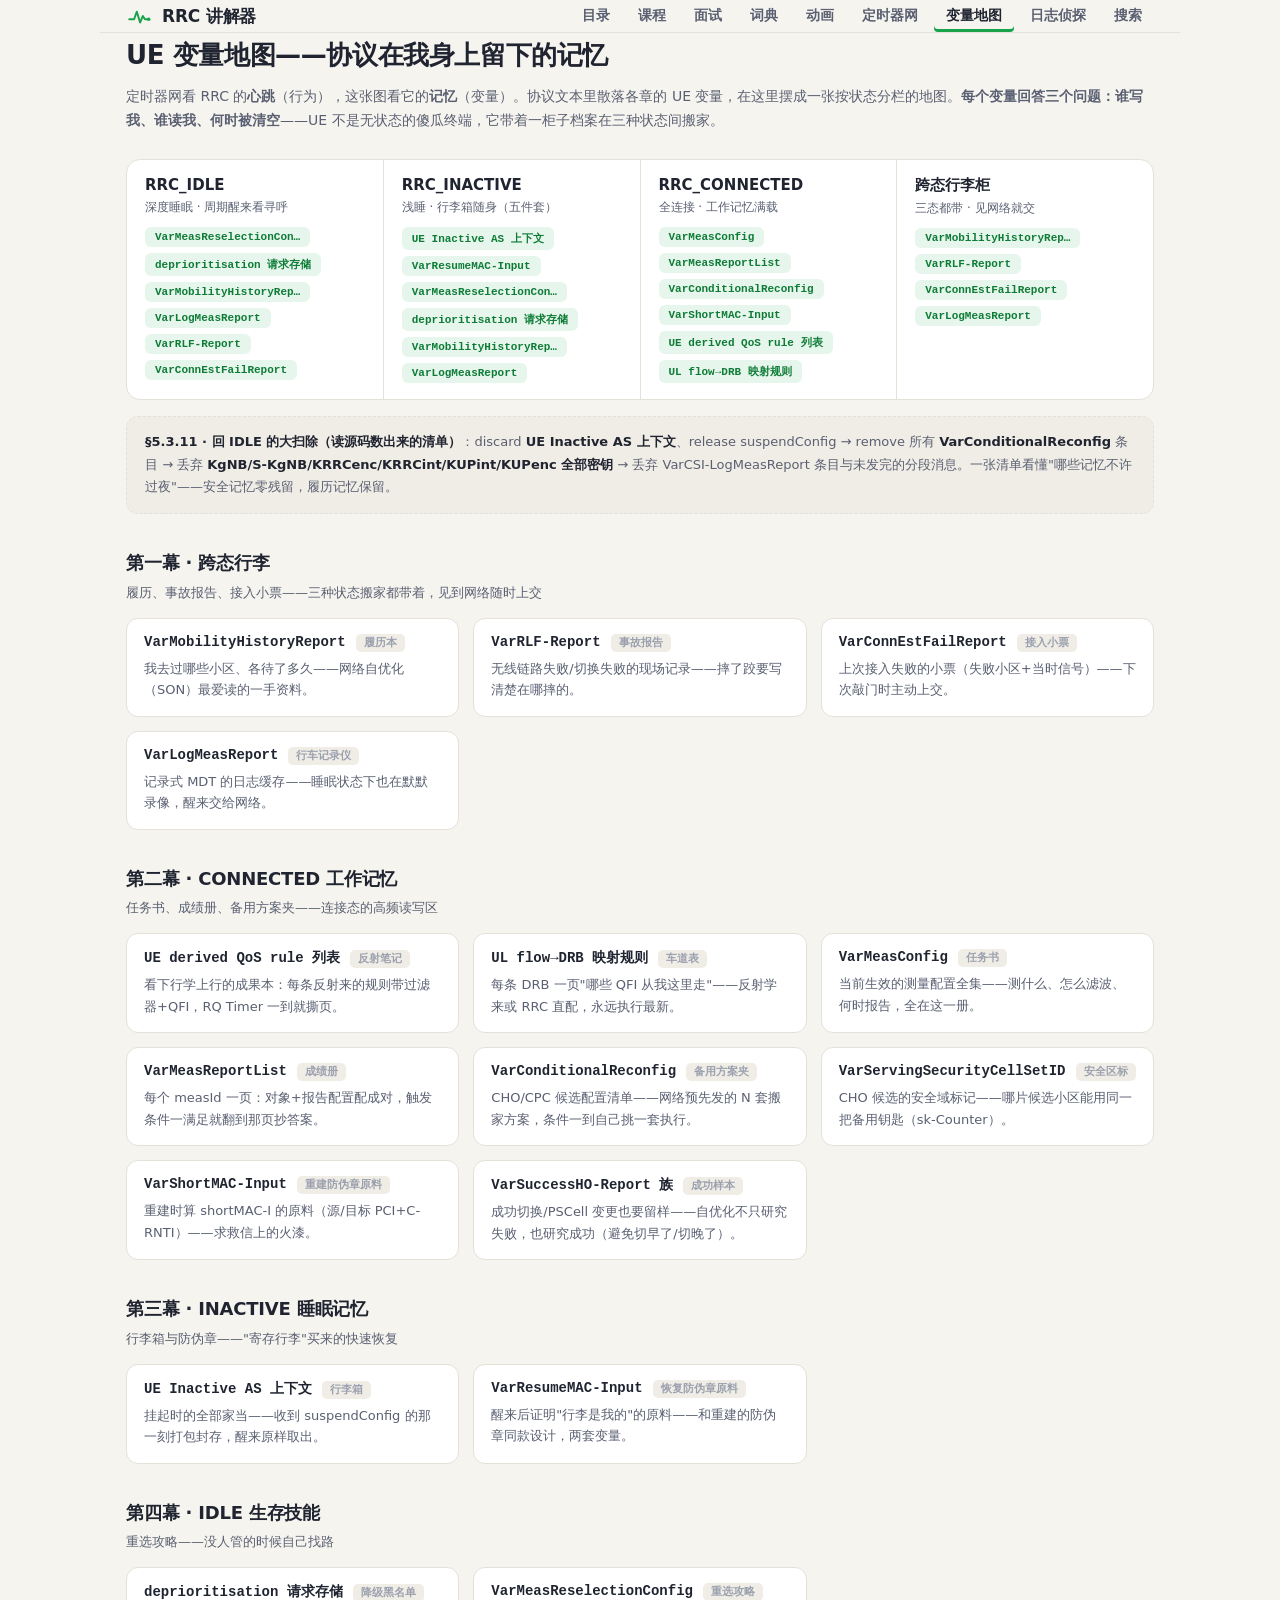
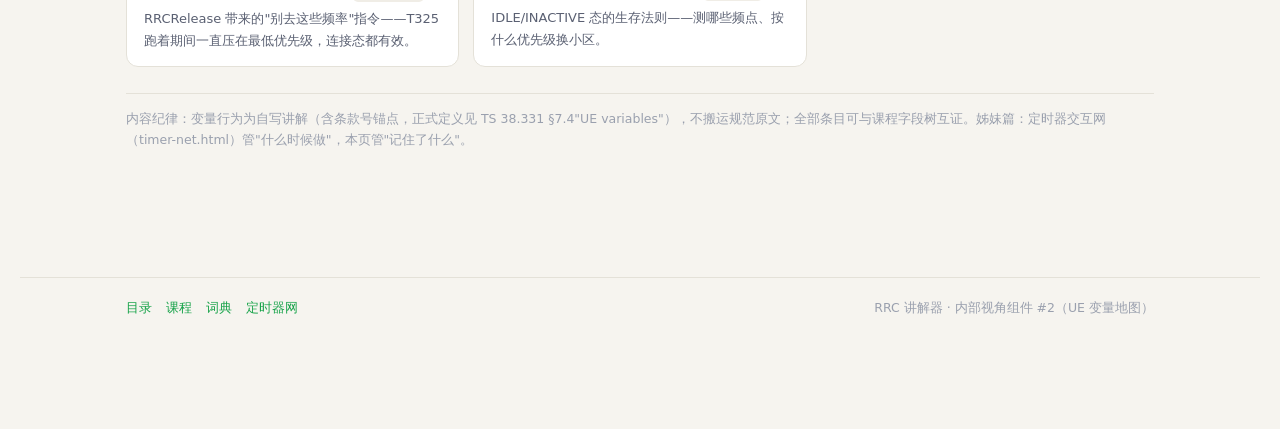
<file: variables-map.html>
<!DOCTYPE html>
<html lang="zh-CN">
<head>
<meta charset="UTF-8">
<meta name="viewport" content="width=device-width, initial-scale=1.0">
<title>UE 变量地图 · RRC 讲解器</title>
<meta name="description" content="16 个 UE 变量的谁写我/谁读我/何时清空三问——内部视角第二张图。">
<meta property="og:title" content="UE 变量地图 · RRC 讲解器">
<meta property="og:description" content="16 个 UE 变量的谁写我/谁读我/何时清空三问——内部视角第二张图。">
<meta property="og:type" content="website">
<meta property="og:url" content="https://nossell.github.io/5g-rrc-explainer/variables-map.html">
<link rel="stylesheet" href="assets/site.css">
<style>
.vm-wrap{max-width:1080px;margin:0 auto;padding:34px 26px 70px}
.vm-hero h1{font-size:26px;font-weight:800;letter-spacing:-.4px}
.vm-hero .sub{color:var(--tx2);font-size:14px;margin-top:8px;line-height:1.7}
.vm-statebar{display:flex;gap:0;margin-top:26px;border:1px solid var(--bd);border-radius:14px;overflow:hidden;background:var(--panel)}
.vm-statebar>div{flex:1;padding:16px 18px;border-left:1px solid var(--bd)}
.vm-statebar>div:first-child{border-left:none}
.vm-st-name{font:800 15px var(--sans)}
.vm-st-desc{font-size:12px;color:var(--tx2);margin-top:4px;line-height:1.6}
.vm-st-vars{margin-top:10px;display:flex;gap:6px;flex-wrap:wrap}
.vm-chip{font:700 11px var(--mono);padding:3px 9px;border-radius:6px;background:var(--accent-bg);color:var(--accent-deep);cursor:pointer;border:1px solid transparent}
.vm-chip:hover{border-color:var(--accent)}
.vm-sweep{margin-top:16px;border:1px dashed var(--bd);border-radius:12px;padding:14px 18px;background:var(--inset);font-size:13px;color:var(--tx2);line-height:1.75}
.vm-sweep b{color:var(--tx1)}
.vm-group{margin-top:34px}
.vm-group>h2{font-size:18px;font-weight:800;letter-spacing:-.2px}
.vm-group>.gsub{color:var(--tx2);font-size:13px;margin-top:3px}
.vm-cards{display:grid;grid-template-columns:repeat(auto-fill,minmax(320px,1fr));gap:14px;margin-top:14px}
.vm-card{border:1px solid var(--bd);border-radius:12px;background:var(--panel);padding:15px 17px;cursor:pointer;transition:border-color .15s}
.vm-card:hover{border-color:var(--accent)}
.vm-card.open{border-color:var(--accent);box-shadow:var(--shadow-card)}
.vm-top{display:flex;align-items:baseline;gap:10px}
.vm-name{font:800 14px var(--mono);color:var(--tx1);overflow-wrap:anywhere}
.vm-tag{font:700 10.5px var(--sans);color:var(--tx3);background:var(--inset);border-radius:5px;padding:2px 8px;flex:none}
.vm-one{font-size:13px;color:var(--tx2);margin-top:6px;line-height:1.65}
.vm-detail{display:none;margin-top:12px;border-top:1px dashed var(--bd);padding-top:10px}
.vm-card.open .vm-detail{display:block}
.vm-row{display:flex;gap:8px;margin-top:7px;font-size:12.5px;line-height:1.65}
.vm-row b{flex:none;font-weight:800;color:var(--tx1);width:52px}
.vm-row span{color:var(--tx2)}
.vm-links{margin-top:10px;display:flex;gap:7px;flex-wrap:wrap}
.vm-links a{font:700 11px var(--mono);text-decoration:none;color:var(--nas);background:#F5F0FE;border:1px solid #DDD3F5;border-radius:6px;padding:2px 9px}
.vm-links a:hover{background:#EDE4FC}
.vm-note{margin-top:26px;font-size:12.5px;color:var(--tx3);line-height:1.7;border-top:1px solid var(--bd);padding-top:14px}
</style>
</head>
<body>
<div class="vm-wrap">
  <header class="top" style="margin:-34px -26px 0;padding:0 26px">
  <a class="brand" href="index.html">
    <svg class="logo" viewBox="0 0 24 24" fill="none" aria-hidden="true"><path d="M3 15 L7.5 15 L10 8 L13 18 L15.5 12 L17.5 15 L21 15" stroke="#18A34A" stroke-width="1.8" stroke-linecap="round" stroke-linejoin="round"/><circle cx="21" cy="15" r="1.6" fill="#18A34A"/></svg>
    RRC 讲解器
  </a>
  <nav class="topnav">
    <a class="navlink" href="index.html">目录</a>
    <a class="navlink" href="app.html">课程</a>
    <a class="navlink" href="interview.html">面试</a>
    <a class="navlink" href="dict.html">词典</a>
    <a class="navlink" href="anim.html">动画</a>
    <a class="navlink" href="timer-net.html">定时器网</a>
    <a class="navlink on" href="variables-map.html">变量地图</a>
    <a class="navlink" href="log-detective.html">日志侦探</a>
    <a class="navlink" href="search.html">搜索</a>
  </nav>
  </header>
  <section class="vm-hero">
    <h1>UE 变量地图——协议在我身上留下的记忆</h1>
    <p class="sub">定时器网看 RRC 的<b>心跳</b>（行为），这张图看它的<b>记忆</b>（变量）。协议文本里散落各章的 UE 变量，在这里摆成一张按状态分栏的地图。<b>每个变量回答三个问题：谁写我、谁读我、何时被清空</b>——UE 不是无状态的傻瓜终端，它带着一柜子档案在三种状态间搬家。</p>
  </section>

  <div class="vm-statebar" id="vm-statebar"></div>
  <div class="vm-sweep" id="vm-sweep"></div>
  <div id="vm-groups"></div>

  <p class="vm-note">内容纪律：变量行为为自写讲解（含条款号锚点，正式定义见 TS 38.331 §7.4"UE variables"），不搬运规范原文；全部条目可与课程字段树互证。姊妹篇：定时器交互网（timer-net.html）管"什么时候做"，本页管"记住了什么"。</p>
</div>

<footer style="border-top:1px solid var(--bd);padding:18px 0;text-align:center;color:var(--tx3);font-size:12.5px">
  <div class="wrap" style="max-width:1080px;margin:0 auto;padding:0 26px;display:flex;justify-content:space-between;flex-wrap:wrap;gap:8px">
    <div class="flinks"><a href="index.html">目录</a><a href="app.html">课程</a><a href="dict.html">词典</a><a href="timer-net.html">定时器网</a></div>
    <div>RRC 讲解器 · 内部视角组件 #2（UE 变量地图）</div>
  </div>
</footer>

<script src="assets/engine.js"></script>
<script src="assets/content/iedict.js"></script>
<script>
(function () {
  'use strict';
  /* 三问：write 谁写我 / read 谁读我 / clear 何时清空；fields 存什么 */
  var VARS = [
    /* ---------- 第一幕：跨态行李（三态都带走的档案） ---------- */
    { id: 'VarMobilityHistoryReport', group: 'luggage', tag: '履历本', one: '我去过哪些小区、各待了多久——网络自优化（SON）最爱读的一手资料。',
      write: '每次更换服务小区时追加一条 VisitedCellList（含小区标识+驻留时长）', read: '网络发 UEInformationRequest 来借（5.7.9.3），随 UEInformationResponse 交出',
      clear: '按网络指示清除；写满上限（maxCellReported）滚动丢弃最旧条目', fields: 'VisitedCellList：CGI/PCI + 时间戳',
      links: [['Xn 课 · UE History Information（对端也在收集）', 'app.html#mx'], ['切换课', 'app.html#m4']], ref: '38.331 §5.7.9.2/§5.7.9.3/§7.4' },
    { id: 'VarRLF-Report', group: 'luggage', tag: '事故报告', one: '无线链路失败/切换失败的现场记录——摔了跤要写清楚在哪摔的。',
      write: 'RLF、切换失败、重建失败发生时记录现场（失败小区/时间/此前最后一次测量）', read: '重建成功后网络来取（5.3.7.3）；换小区成功进连接后也可来取',
      clear: '上报后清除；超时（T330 门限）作废', fields: '失败位置与时间、最近测量结果（measResultLastServCell 等）',
      links: [['动画 · 链路重建（事故现场回放）', 'anim.html'], ['切换课 · 失败幕', 'app.html#m4']], ref: '38.331 §5.3.10.x/§5.3.7.3/§7.4' },
    { id: 'VarConnEstFailReport', group: 'luggage', tag: '接入小票', one: '上次接入失败的小票（失败小区+当时信号）——下次敲门时主动上交。',
      write: 'T300 超时/接入尝试失败时记录（失败小区测量 measResultFailedCell）；Rel-17 起支持多张小票（+List）', read: '下次 RRCSetupComplete / RRCReconfigurationComplete / ResumeRequest 流程中捎给网络（5.3.3.4）',
      clear: '已上报即清；RPLMN/注册 SNPN 与记录时不符则丢弃（票据过期）', fields: '失败小区标识+当时测量',
      links: [['接入课 · T300 超时', 'app.html#ma'], ['定时器网 · T300', 'timer-net.html']], ref: '38.331 §5.3.3.7/§5.3.3.4/§7.4' },
    { id: 'VarLogMeasReport', group: 'luggage', tag: '行车记录仪', one: '记录式 MDT 的日志缓存——睡眠状态下也在默默录像，醒来交给网络。',
      write: 'IDLE/INACTIVE 期间按网络预配置持续记录（覆盖/时间/位置样本）', read: '下次进连接，网络用 UEInformationRequest 来取',
      clear: '上报后清除；记录超期（日志时长上限）作废', fields: 'Logged measurement 样本序列',
      links: [['定时器网（记录期与各定时器的纠缠）', 'timer-net.html']], ref: '38.331 §5.5a/§7.4' },
    /* ---------- 第二幕：CONNECTED 工作记忆 ---------- */
    { id: 'UE derived QoS rule 列表', group: 'connected', tag: '反射笔记', one: '看下行学上行的成果本：每条反射来的规则带过滤器+QFI，RQ Timer 一到就撕页。',
      write: 'SDAP 收到 RQI=1 的 DL 包：无对应规则则从 DL 包反推过滤器生成新规则并启动/重启 RQ Timer；QFI 变了就更新（23.501 §5.7.5.3）', read: 'UL 包分类时与显式配置的 QoS rule 一起按 precedence 匹配——找不到任何匹配即丢包',
      clear: 'RQ Timer 到期删除该条（每次 RQI 重启定时器顺延到期时刻）', fields: '包过滤器集（从 DL 包反推）+ QFI + RQ Timer 到期时刻',
      links: [['QoS 课 · 反射 QoS', 'app.html#mq'], ['词典：qfi', 'dict.html#k=qfi']], ref: '23.501 §5.7.5.3' },
    { id: 'UL flow→DRB 映射规则', group: 'connected', tag: '车道表', one: '每条 DRB 一页"哪些 QFI 从我这里走"——反射学来或 RRC 直配，永远执行最新。',
      write: '收到 DL 包（记下 QFI↔DRB）或收到 RRC 映射规则时写入/更新；更新前先在旧 DRB 发 end-marker（37.324 §5.3）', read: 'UL SDAP 发包时按它给包打 QFI 并选 DRB；DL 带 RDI=1 时同样触发存映射',
      clear: 'RRC 释放/重配覆盖；DRB 释放随页撕掉', fields: 'DRB → QFI 清单（默认 DRB 兜底：无规则时发默认 DRB）；两级映射总图见 38.300 §12.1',
      links: [['QoS 课 · SDAP 绑定', 'app.html#mq'], ['词典：rqi', 'dict.html#k=rqi']], ref: '37.324 §5.3' },
    { id: 'VarMeasConfig', group: 'connected', tag: '任务书', one: '当前生效的测量配置全集——测什么、怎么滤波、何时报告，全在这一册。',
      write: 'RRCReconfiguration 的 measConfig 增删改后更新（5.3.5.3）——M4 测量课那张 66 行大树的最终归宿', read: '每个测量判定动作都要查它（5.5.1/5.5.2.x）',
      clear: 'measConfig 释放（release 字段）；离开 CONNECTED（回 IDLE/INACTIVE）随大扫除释放', fields: '测量对象/报告配置/量距/门限/滤波系数/测量缺口',
      links: [['测量课 · measConfig 全链', 'app.html#m3'], ['词条：measConfig', 'dict.html#k=measConfig']], ref: '38.331 §5.3.5.3/§5.5.1/§7.4' },
    { id: 'VarMeasReportList', group: 'connected', tag: '成绩册', one: '每个 measId 一页：对象+报告配置配成对，触发条件一满足就翻到那页抄答案。',
      write: 'measObject 与 reportConfig 绑定生效时建条目；触发报告时记录数量与最佳小区', read: '发 MeasurementReport 时按 measId 取数',
      clear: '对应测量对象/报告配置删除时移除条目', fields: 'measId → 数量/最佳小区/次佳小区',
      links: [['测量课 · MeasurementReport', 'app.html#m3']], ref: '38.331 §5.5.1/§5.5.2.x/§7.4' },
    { id: 'VarConditionalReconfig', group: 'connected', tag: '备用方案夹', one: 'CHO/CPC 候选配置清单——网络预先发的 N 套搬家方案，条件一到自己挑一套执行。',
      write: 'RRCReconfiguration 的 condReconfigToAddMod 逐条存入（MCG/SCG 各一本，5.3.5.3）', read: '执行条件满足时取出对应候选配置执行（5.3.5.13.x，T316 沙漏同时启动）',
      clear: '候选执行后清该条；condReconfigToRemove 删除；SCG 释放/回 IDLE 时全部清空（5.3.5.4/§5.3.11）', fields: 'condReconfigId → 执行条件 + 完整 RRCReconfiguration',
      links: [['切换课 · CHO 第四场景', 'app.html#m4'], ['定时器网 · T316', 'timer-net.html']], ref: '38.331 §5.3.5.3/§5.3.5.13.x/§7.4' },
    { id: 'VarServingSecurityCellSetID', group: 'connected', tag: '安全区标', one: 'CHO 候选的安全域标记——哪片候选小区能用同一把备用钥匙（sk-Counter）。',
      write: '候选配置带 securityCellSetId 时记入（5.3.5.13.1）', read: '候选执行时据此选 sk-Counter 做密钥更新（5.3.5.13.8）',
      clear: '随 VarConditionalReconfig 条目同进退', fields: 'securityCellSetId → sk-CounterList',
      links: [['切换课 · CHO', 'app.html#m4'], ['Xn 课 · SK-counter（对端账本）', 'app.html#mx']], ref: '38.331 §5.3.5.13.1/§5.3.5.13.8' },
    { id: 'VarShortMAC-Input', group: 'connected', tag: '重建防伪章原料', one: '重建时算 shortMAC-I 的原料（源/目标 PCI+C-RNTI）——求救信上的火漆。',
      write: '由当前服务配置导出（源小区 PCI、目标小区 PCI、C-RNTI 等，5.3.7.4 使用时构造）', read: '发 RRCReestablishmentRequest 时对 ASN.1 编码算 16bit shortMAC-I',
      clear: '重建流程结束（成功恢复连接或失败回 IDLE）', fields: 'PCI×2 + C-RNTI + 完整性保护算法',
      links: [['切换课 · 重建请求', 'app.html#m4'], ['动画 · 链路重建', 'anim.html']], ref: '38.331 §5.3.7.4/§7.4' },
    /* ---------- 第三幕：INACTIVE 睡眠记忆 ---------- */
    { id: 'UE Inactive AS 上下文', group: 'inactive', tag: '行李箱', one: '挂起时的全部家当——收到 suspendConfig 的那一刻打包封存，醒来原样取出。',
      write: 'RRCRelease 带 suspendConfig 时存储（I-RNTI/t380/RNA/密钥计数+当前全套配置，5.3.8.3）', read: 'Resume 流程中恢复 SRB/DRB 配置、续用测量配置（5.3.13.4：restore masterCellGroup 等）',
      clear: '回到 RRC_IDLE 时 discard（§5.3.11 大扫除第 1 条）；Resume 成功开箱后同样 discard（5.3.13.4）', fields: 'I-RNTI/t380/ran-PagingCycle/RNA 配置 + 挂起前全套 AS 配置',
      links: [['INACTIVE 课 · 挂起六件套', 'app.html#m6'], ['Xn 课 · RETRIEVE（对站移交的就是它的镜像）', 'app.html#mx']], ref: '38.331 §5.3.8.3/§5.3.13.4/§5.3.11' },
    { id: 'VarResumeMAC-Input', group: 'inactive', tag: '恢复防伪章原料', one: '醒来后证明"行李是我的"的原料——和重建的防伪章同款设计，两套变量。',
      write: '进入 INACTIVE 时随行李箱一起封存（源小区配置导出，随 5.3.8.3 的上下文存储）', read: '发 RRCResumeRequest 时对 ASN.1 编码算 16bit resumeMAC-I（5.3.13.3）',
      clear: '离开 INACTIVE（成功恢复→开箱转入连接态变量体系；失败回 IDLE→随行李箱丢弃）', fields: '源小区 PCI+C-RNTI+完整性算法+目标小区标识',
      links: [['INACTIVE 课 · 恢复请求', 'app.html#m6'], ['Xn 课 · Integrity protection（凭据跨接口接力）', 'app.html#mx']], ref: '38.331 §5.3.8.3/§5.3.13.3/§7.4' },
    /* ---------- 第四幕：IDLE 生存技能 ---------- */
    { id: 'deprioritisation 请求存储', group: 'idle', tag: '降级黑名单', one: 'RRCRelease 带来的"别去这些频率"指令——T325 跑着期间一直压在最低优先级，连接态都有效。',
      write: '收到带 deprioritisationReq 的 RRCRelease 时存储并启动/重启 T325（38.331 §5.3.8.3）', read: '重选评估全程查它：在记的频率（或全部 NR 频率）按最低优先级参与比较，不论当前驻留 RAT（38.304 §5.2.4.1）',
      clear: 'T325 到期/停止；应 NAS 请求执行 PLMN/SNPN 选择时删除（换运营商即洗白）', fields: '被降级频率清单（或"全部 NR 频率"指示）+ T325 到期时刻',
      links: [['定时器网 · T325', 'timer-net.html'], ['空闲态课 · 降级', 'app.html#my']], ref: '38.331 §5.3.8.3' },
    { id: 'VarMeasReselectionConfig', group: 'idle', tag: '重选攻略', one: 'IDLE/INACTIVE 态的生存法则——测哪些频点、按什么优先级换小区。',
      write: '离开连接态时从广播 SIB 与专用信令汇编（5.3.8.3/5.3.13.4）；含广播版与增强版（VarMeasIdleConfig 族）', read: '小区重选判定全程查它（5.7.8.x：R 准则/S 准则/同频异频规则）',
      clear: '进入连接态时释放；专用优先级另有 T320 保质期，到期回归广播默认值', fields: '频点优先级/门限/迟滞等重选参数',
      links: [['定时器网 · T320（优先级保质期）', 'timer-net.html'], ['系统消息课', 'app.html#m1']], ref: '38.331 §5.3.8.3/§5.7.8.x' },
    { id: 'VarSuccessHO-Report 族', group: 'connected', tag: '成功样本', one: '成功切换/PSCell 变更也要留样——自优化不只研究失败，也研究成功（避免切早了/切晚了）。',
      write: '切换成功（VarSuccessHO-Report）/PSCell 变更成功（VarSuccessPSCell-Report）后记录（5.7.10.6/5.7.10.7）', read: '网络发 UEInformationRequest 来取（5.7.10.3）',
      clear: '上报后清除', fields: '切换时机/源目标小区/当时条件',
      links: [['切换课 · 成功侧的故事', 'app.html#m4']], ref: '38.331 §5.7.10.6/§5.7.10.7' }
  ];

  var GROUPS = {
    luggage: ['第一幕 · 跨态行李', '履历、事故报告、接入小票——三种状态搬家都带着，见到网络随时上交'],
    connected: ['第二幕 · CONNECTED 工作记忆', '任务书、成绩册、备用方案夹——连接态的高频读写区'],
    inactive: ['第三幕 · INACTIVE 睡眠记忆', '行李箱与防伪章——"寄存行李"买来的快速恢复'],
    idle: ['第四幕 · IDLE 生存技能', '重选攻略——没人管的时候自己找路']
  };
  var STATES = [
    { name: 'RRC_IDLE', desc: '深度睡眠 · 周期醒来看寻呼', t: ['VarMeasReselectionConfig', 'deprioritisation 请求存储', 'VarMobilityHistoryReport', 'VarLogMeasReport', 'VarRLF-Report', 'VarConnEstFailReport'] },
    { name: 'RRC_INACTIVE', desc: '浅睡 · 行李箱随身（五件套）', t: ['UE Inactive AS 上下文', 'VarResumeMAC-Input', 'VarMeasReselectionConfig', 'deprioritisation 请求存储', 'VarMobilityHistoryReport', 'VarLogMeasReport'] },
    { name: 'RRC_CONNECTED', desc: '全连接 · 工作记忆满载', t: ['VarMeasConfig', 'VarMeasReportList', 'VarConditionalReconfig', 'VarShortMAC-Input', 'UE derived QoS rule 列表', 'UL flow→DRB 映射规则'] },
    { name: '跨态行李柜', desc: '三态都带 · 见网络就交', t: ['VarMobilityHistoryReport', 'VarRLF-Report', 'VarConnEstFailReport', 'VarLogMeasReport'] }
  ];
  var SWEEP = '<b>§5.3.11 · 回 IDLE 的大扫除（读源码数出来的清单）</b>：discard <b>UE Inactive AS 上下文</b>、release suspendConfig → remove 所有 <b>VarConditionalReconfig</b> 条目 → 丢弃 <b>KgNB/S-KgNB/KRRCenc/KRRCint/KUPint/KUPenc 全部密钥</b> → 丢弃 VarCSI-LogMeasReport 条目与未发完的分段消息。一张清单看懂"哪些记忆不许过夜"——安全记忆零残留，履历记忆保留。';

  function esc(s) { return String(s).replace(/&/g, '&amp;').replace(/</g, '&lt;'); }
  function card(t) {
    return '<div class="vm-card" data-t="' + esc(t.id) + '">' +
      '<div class="vm-top"><span class="vm-name">' + esc(t.id) + '</span><span class="vm-tag">' + esc(t.tag) + '</span></div>' +
      '<div class="vm-one">' + esc(t.one) + '</div>' +
      '<div class="vm-detail">' +
      '<div class="vm-row"><b>谁写我</b><span>' + esc(t.write) + '</span></div>' +
      '<div class="vm-row"><b>谁读我</b><span>' + esc(t.read) + '</span></div>' +
      '<div class="vm-row"><b>何时清</b><span>' + esc(t.clear) + '</span></div>' +
      '<div class="vm-row"><b>存什么</b><span>' + esc(t.fields) + '</span></div>' +
      '<div class="vm-row"><b>出处</b><span>' + esc(t.ref) + '</span></div>' +
      '<div class="vm-links">' + t.links.map(function (l) { return '<a href="' + l[1] + '">' + esc(l[0]) + '</a>'; }).join('') + '</div>' +
      '</div></div>';
  }

  var sb = document.getElementById('vm-statebar');
  sb.innerHTML = STATES.map(function (st) {
    return '<div><div class="vm-st-name">' + esc(st.name) + '</div><div class="vm-st-desc">' + esc(st.desc) + '</div>' +
      '<div class="vm-st-vars">' + st.t.map(function (id) {
        return '<span class="vm-chip" data-jump="' + esc(id) + '">' + esc(id.length > 22 ? id.slice(0, 21) + '…' : id) + '</span>';
      }).join('') + '</div></div>';
  }).join('');

  document.getElementById('vm-sweep').innerHTML = SWEEP;

  var root = document.getElementById('vm-groups');
  root.innerHTML = Object.keys(GROUPS).map(function (g) {
    return '<div class="vm-group"><h2>' + esc(GROUPS[g][0]) + '</h2><div class="gsub">' + esc(GROUPS[g][1]) + '</div>' +
      '<div class="vm-cards">' + VARS.filter(function (t) { return t.group === g; }).map(card).join('') + '</div></div>';
  }).join('');

  root.addEventListener('click', function (e) {
    var c = e.target.closest('.vm-card');
    if (c) c.classList.toggle('open');
  });
  sb.addEventListener('click', function (e) {
    if (!e.target.dataset || !e.target.dataset.jump) return;
    var id = e.target.dataset.jump;
    var c = root.querySelector('.vm-card[data-t="' + id.replace(/"/g, '\\"') + '"]');
    if (c) { c.classList.add('open'); c.scrollIntoView({ behavior: 'smooth', block: 'center' }); }
  });
})();
</script>
</body>
</html>
</file>
<file: assets/site.css>
/* ============================================================
   RRC 讲解器 v2 — site.css「友好导师」主题
   参考：Duolingo（暖白/按压按钮/单一绿）+ Brilliant（连接式路径/低铬）
   令牌见 DESIGN.md v2。类名契约与 v1 完全一致（测试 DOM 契约不破）。
   ============================================================ */
:root{
  --bg:#F6F4EF; --panel:#FFFFFF; --elev:#FFFFFF; --inset:#F0EDE6;
  --tx1:#1F2430; --tx2:#5A6072; --tx3:#9AA0AE; --tx4:#B6BAC4;
  --accent:#18A34A; --accent-deep:#0E7C37; --accent-bg:#E7F6EC; --accent-bd:#18A34A;
  --ul:#B45309; --dl:#2563EB; --nas:#7C3AED; --danger:#DC2626; --ok:#15803D;
  --danger-bg:#FDECEC; --warn-bg:#FFF8E6; --warn-bd:#B45309;
  --bd:#E4E1D8; --bd2:#D5D2C8;
  --sans:'Plus Jakarta Sans','Noto Sans SC',system-ui,'Microsoft YaHei',sans-serif;
  --mono:'JetBrains Mono',ui-monospace,Consolas,monospace;
  --shadow-card:0 1px 2px rgba(31,36,48,.05),0 8px 24px rgba(31,36,48,.06);
}
*{box-sizing:border-box;margin:0;padding:0}
html{scroll-behavior:smooth}
body{background:var(--bg);color:var(--tx1);font-family:var(--sans);font-size:14.5px;line-height:1.7;
  -webkit-font-smoothing:antialiased;padding:0 20px 64px}
button{font-family:var(--sans);cursor:pointer}
a{color:var(--accent);text-decoration:none}
a:hover{text-decoration:underline}
:focus-visible{outline:2px solid var(--accent);outline-offset:2px;border-radius:6px}
@media (prefers-reduced-motion:reduce){*,*::before,*::after{animation:none!important;transition:none!important;scroll-behavior:auto!important}}
.wrap{max-width:1320px;margin:0 auto}
.mono{font-family:var(--mono)}

/* ---------- 页头 ---------- */
header.top{display:flex;align-items:center;justify-content:space-between;gap:16px;
  padding:18px 0 14px;border-bottom:1px solid var(--bd);flex-wrap:wrap}
.brand{display:flex;align-items:center;gap:10px;font-weight:800;font-size:17px;letter-spacing:-.2px;color:var(--tx1)}
.brand:hover{text-decoration:none}
.brand .logo{width:26px;height:26px;display:block}
.brand .ver{font:600 11px var(--mono);color:var(--tx3);background:var(--inset);padding:3px 8px;border-radius:8px}
.topnav{display:flex;gap:4px;align-items:center;flex-wrap:wrap}
.navlink{font:600 14px var(--sans);color:var(--tx2);padding:7px 12px;border-radius:10px}
.navlink:hover{color:var(--tx1);background:var(--inset);text-decoration:none}
.navlink.on{color:var(--tx1);box-shadow:inset 0 -3px 0 var(--accent);border-radius:10px 10px 4px 4px}

/* ---------- 首屏（紧凑、左对齐） ---------- */
.hero{padding:36px 0 4px;max-width:760px}
.hero h1{font-size:27px;font-weight:800;letter-spacing:-.5px;line-height:1.25}
.hero .sub{color:var(--tx2);margin-top:10px;font-size:15px}
.hero .sub b{color:var(--tx1);font-weight:700}
.hero .cta{margin-top:18px;display:flex;gap:12px;align-items:center;flex-wrap:wrap}
.hero .meta{margin-top:12px;font:500 12.5px var(--mono);color:var(--tx3)}

/* ---------- 区块标题 ---------- */
h2.sec{font-size:20px;font-weight:800;letter-spacing:-.3px;margin-top:48px}
.sec-sub{color:var(--tx2);font-size:13.5px;margin-top:4px}

/* ---------- 播放器三栏（hairline 分栏，非盒） ---------- */
/* v4.1：右栏加宽为弹性 minmax(340px,31%)——字段树嵌套三四层后不再挤成竖排 */
.workbench{display:grid;grid-template-columns:minmax(220px,17%) minmax(0,1fr) minmax(340px,31%);gap:0;margin-top:22px;
  background:var(--panel);border:1px solid var(--bd);border-radius:16px;box-shadow:var(--shadow-card);overflow:hidden;
  align-items:start}
.workbench>*{padding:18px}
/* 三栏各自封顶内部滚动：右栏不再把整行撑高，中图不再被稀释成"半版" */
.workbench>aside{max-height:calc(100vh - 130px);overflow-y:auto;position:sticky;top:70px}
.workbench>.canvas-panel{min-height:calc(100vh - 130px);display:flex;flex-direction:column}
/* 右栏（详情）与中栏等高：跟随中栏拉伸对齐，纵向空间用来看字段树（页面级滚动；左栏仍 sticky） */
.workbench>aside:last-child{min-height:calc(100vh - 130px);max-height:none;position:static;overflow:visible;align-self:stretch}
.workbench>*+*{border-left:1px solid var(--bd)}
.panel{background:var(--panel)}
.panel-head{font:700 13px var(--sans);color:var(--tx2);display:flex;align-items:center;
  justify-content:space-between;margin-bottom:14px;gap:8px}
.panel-head span{font-weight:500;color:var(--tx3)}

/* 状态/阶段卡（扁平块） */
.state-card{position:relative;border:1px solid var(--bd);background:var(--panel);border-radius:12px;
  padding:11px 13px;transition:all .25s;margin-bottom:2px}
.state-card .st-name{font:700 13px var(--sans);display:flex;align-items:center;gap:8px}
.state-card .st-desc{font-size:12px;color:var(--tx2);margin-top:4px;line-height:1.55}
.state-card .dot{width:9px;height:9px;border-radius:50%;background:var(--bd2);flex:none;transition:all .25s}
.state-card.on{border-color:var(--accent);background:var(--accent-bg);box-shadow:inset 3px 0 0 var(--accent)}
.state-card.on .dot{background:var(--accent)}
.state-card.on .st-name{color:var(--accent-deep)}
.state-card.locked{border-style:dashed;background:transparent}
.state-card.locked .st-name{color:var(--tx3)}
.state-card .failtag{display:none;margin-top:8px;font:600 11px var(--mono);color:var(--danger);
  background:var(--danger-bg);border-radius:6px;padding:3px 8px}
.state-card.failed{border-color:var(--danger);background:var(--danger-bg);box-shadow:inset 3px 0 0 var(--danger)}
.state-card.failed .failtag{display:inline-block}
.state-edge{position:relative;height:40px;display:flex;align-items:center;justify-content:center}
.state-edge::before{content:"";position:absolute;left:50%;top:4px;bottom:4px;width:2px;background:var(--bd2);border-radius:1px}
.state-edge .elabel{position:relative;font:600 11.5px var(--sans);color:var(--tx3);background:var(--panel);
  border:1px solid var(--bd2);border-radius:999px;padding:2px 11px;transition:all .3s;text-align:center;max-width:230px}
.state-edge.on .elabel{color:var(--accent-deep);border-color:var(--accent);background:var(--accent-bg);animation:pop .35s ease}
@keyframes pop{0%{transform:scale(.92)}60%{transform:scale(1.05)}100%{transform:scale(1)}}
.state-note{margin-top:14px;font-size:12px;color:var(--tx3);line-height:1.6;border-top:1px solid var(--bd);padding-top:10px}
.state-note b{color:var(--tx2);font-weight:700}

/* 时序画布：白纸卡 */
.canvas-panel{background:var(--panel)}
.canvas-wrap{position:relative;background:#FFFFFF;border:1px solid var(--bd);border-radius:12px;flex:1;
  display:flex;flex-direction:column;min-height:0}
.canvas-wrap svg{display:block;width:100%;flex:1;min-height:0;aspect-ratio:auto}
.legend{display:flex;gap:12px;align-items:center;font:600 11.5px var(--sans);color:var(--tx3)}
.legend i{display:inline-block;width:9px;height:9px;border-radius:3px;margin-right:5px;vertical-align:-1px}
.canvas-hint{position:absolute;left:50%;top:44%;transform:translate(-50%,-50%);text-align:center;
  color:var(--tx3);font-size:13.5px;pointer-events:none;transition:opacity .4s;line-height:2}
.canvas-hint .kb{font:600 11.5px var(--mono);color:var(--tx2);background:var(--inset);border:1px solid var(--bd2);
  border-bottom-width:2px;border-radius:6px;padding:1px 7px;margin:0 2px}
.canvas-hint.off{opacity:0}

/* svg 消息（数据语义色已在 JS 内联，文本/编号在此） */
.msg{transition:opacity .5s;cursor:pointer}

/* ---------- 讲解面板：一句话版（初学模式，2026-09-30） ---------- */
.plain-toggle{display:inline-flex;align-items:center;gap:6px;font:700 11.5px var(--sans);color:var(--tx3);
  cursor:pointer;text-transform:none;letter-spacing:0;margin-left:auto;flex:none;user-select:none}
.plain-toggle input{display:none}
.pt-track{width:28px;height:16px;border-radius:999px;background:var(--bd);position:relative;transition:background .2s;flex:none}
.pt-knob{position:absolute;top:2px;left:2px;width:12px;height:12px;border-radius:50%;background:#FFFFFF;
  transition:left .2s;box-shadow:0 1px 2px rgba(0,0,0,.25)}
.plain-toggle input:checked + .pt-track{background:var(--accent)}
.plain-toggle input:checked + .pt-track .pt-knob{left:14px}
.plain-box{margin:10px 0 2px;padding:10px 14px 11px;background:var(--accent-bg);border:1px solid var(--bd2);
  border-left:3px solid var(--accent);border-radius:10px}
.plain-box .pb-cap{display:block;font:800 10.5px var(--mono);letter-spacing:1.5px;color:var(--accent-deep);margin-bottom:3px}
.plain-box p{margin:0;font-size:14px;line-height:1.72;color:var(--tx1);font-weight:500}

/* ---------- 面试模式（2026-10-01） ---------- */
.iv-tabs{display:flex;gap:8px;margin-top:20px}
.iv-tabs button{background:#FFFFFF;border:1px solid var(--bd2);border-bottom-width:3px;border-radius:12px;
  color:var(--tx2);font:700 13.5px var(--sans);padding:9px 18px;transition:all .15s}
.iv-tabs button.on{background:var(--accent);border-color:var(--accent-deep);color:#FFFFFF}
.iv-config,.iv-exam,.iv-result,.iv-wb{margin-top:16px;background:var(--panel);border:1px solid var(--bd);
  border-radius:16px;box-shadow:var(--shadow-card);padding:20px 24px}
.iv-row{display:flex;align-items:center;gap:12px;margin-top:14px;flex-wrap:wrap}
.iv-cap{font:800 12px var(--mono);color:var(--tx3);width:44px;flex:none}
.iv-scope{background:#FFFFFF;border:1px solid var(--bd2);border-radius:10px;color:var(--tx1);
  font:500 14px var(--sans);padding:9px 12px;min-width:220px}
.iv-seg{display:flex;border:1px solid var(--bd2);border-radius:10px;overflow:hidden;background:#FFFFFF}
.iv-seg button{border:0;background:transparent;color:var(--tx2);font:700 13px var(--sans);padding:8px 16px;transition:all .15s}
.iv-seg button.on{background:var(--accent);color:#FFFFFF}
.iv-meta{font-size:13px;color:var(--tx2);margin-top:14px;line-height:1.7}
.iv-meta b{color:var(--accent-deep)}
.iv-actions{display:flex;gap:10px;margin-top:18px;flex-wrap:wrap}
.iv-job-row{display:flex;gap:10px;margin-top:8px;flex-wrap:wrap}
.iv-job-card{flex:1;min-width:170px;text-align:left;border:1px solid var(--bd2);border-radius:12px;
  background:#FFFFFF;cursor:pointer;padding:12px 14px;display:flex;flex-direction:column;gap:4px;
  font-family:var(--sans);transition:border-color .15s,box-shadow .15s}
.iv-job-card:hover{border-color:var(--accent);box-shadow:0 2px 10px rgba(24,163,74,.15)}
.iv-job-card b{font:800 14px var(--sans);color:var(--tx1)}
.iv-job-card span{font-size:12px;color:var(--tx2);line-height:1.5}
.iv-job-card i{font:700 11px var(--mono);color:var(--accent-deep);font-style:normal}
.iv-job-card.dim{cursor:not-allowed;opacity:.55;background:var(--inset)}
.iv-job-card.dim b{color:var(--tx2)}
.iv-job-card.dim i{color:var(--tx3)}
.iv-top{display:flex;justify-content:space-between;align-items:center}
.iv-prog{font:800 13px var(--mono);color:var(--tx2)}
.iv-timer{font:800 15px var(--mono);color:var(--accent-deep);background:var(--accent-bg);
  border-radius:10px;padding:4px 12px}
.iv-top .progressbar{display:none}
.iv-qmeta{margin-top:14px;font:600 12.5px var(--mono);color:var(--tx3);display:flex;align-items:center;gap:6px;flex-wrap:wrap}
.iv-q{font-weight:800;font-size:16.5px;line-height:1.65;margin-top:10px;letter-spacing:-.2px}
.iv-opts{display:flex;flex-direction:column;gap:9px;margin-top:14px}
.iv-opt{text-align:left;background:#FFFFFF;border:1px solid var(--bd2);border-radius:12px;
  color:var(--tx1);font:500 14px/1.6 var(--sans);padding:11px 15px;transition:all .15s}
.iv-opt:hover:not(:disabled){border-color:var(--accent)}
.iv-opt.correct{border-color:var(--ok);background:#EFFAF3;box-shadow:inset 0 0 0 1px var(--ok)}
.iv-opt.wrong{border-color:var(--danger);background:#FDF1F0}
.iv-opt:disabled{cursor:default;color:var(--tx2)}
.iv-feed{margin-top:14px;padding:12px 16px;border-radius:12px;font-size:13.5px;line-height:1.7}
.iv-feed.good{background:#EFFAF3;border:1px solid var(--ok)}
.iv-feed.bad{background:#FDF1F0;border:1px solid var(--danger)}
.iv-feed b{font-weight:800}
.iv-result .iv-score{font-size:15px;color:var(--tx2)}
.iv-result .iv-score b{font:800 34px var(--mono);color:var(--accent-deep);display:block;margin-bottom:4px}
.iv-domains{display:flex;gap:8px;flex-wrap:wrap;margin-top:10px}
.iv-wrong{border:1px solid var(--bd);border-radius:12px;padding:13px 16px;margin-top:11px;background:var(--bg)}
.ivw-q{font-weight:700;font-size:13.5px;line-height:1.65}
.ivw-a{font-size:13px;color:var(--tx2);margin-top:6px;line-height:1.65}
.ivw-a .bad{color:var(--danger)}
.ivw-a .good{color:var(--ok)}
.ivw-why{font-size:12.5px;color:var(--tx2);margin-top:7px;line-height:1.7;border-top:1px dashed var(--bd);padding-top:8px}
.ivw-foot{margin-top:8px;font-size:13px;display:flex;align-items:center;gap:8px;flex-wrap:wrap}
/* 追问训练折叠块（v6 块 3，结果页与错题本共用） */
.iv-fu{margin-top:9px}
.iv-fu-btn{font:700 12px var(--sans);color:var(--accent-deep);background:var(--accent-bg);border:1px solid var(--accent);border-radius:8px;padding:5px 11px;cursor:pointer}
.iv-fu-btn:hover{filter:brightness(.97)}
.iv-fu-list{display:none;margin-top:8px;border-left:3px solid var(--accent);padding-left:11px}
.iv-fu.open .iv-fu-list{display:block}
.iv-fu-lv{margin-top:7px;font-size:12.5px;line-height:1.7}
.iv-fu-lv:first-child{margin-top:0}
.iv-fu-q{font-weight:700;color:var(--tx1)}
.iv-fu-a{color:var(--tx2);margin-top:3px}
/* 就绪度卡（v6 块 3，config 页顶部横排） */
.iv-readiness{border:1px solid var(--bd);border-radius:12px;background:var(--panel);padding:11px 14px;margin-bottom:12px}
.iv-rd-cap{font-size:11.5px;color:var(--tx3);font-weight:700}
.iv-rd-row{display:flex;gap:10px;flex-wrap:wrap;margin-top:8px}
.iv-rd-cell{display:grid;grid-template-columns:auto 1fr auto;grid-template-areas:"b bar e" "b bar v" "b bar s";align-items:center;column-gap:8px;border:1px solid var(--bd);border-radius:9px;background:var(--bg);padding:7px 11px;min-width:150px;flex:1}
.iv-rd-cell b{grid-area:b;font:800 12.5px var(--sans);color:var(--tx1)}
.iv-rd-cell em{grid-area:e;font:800 15px var(--mono);font-style:normal;color:var(--accent-deep)}
.iv-rd-cell u{grid-area:v;font-size:11px;color:var(--tx2);text-decoration:none}
.iv-rd-cell small{grid-area:s;font-size:10.5px;color:var(--tx3)}
.iv-rd-bar{grid-area:bar;display:block;height:7px;border-radius:4px;background:var(--inset);overflow:hidden}
.iv-rd-bar i{display:block;height:100%;border-radius:4px;background:var(--accent)}
/* JD 匹配卡（v7 块 2） */
.iv-jd{border:1px solid var(--bd);border-radius:12px;background:var(--panel);padding:11px 14px;margin-bottom:12px}
.iv-jd-in{width:100%;box-sizing:border-box;margin-top:8px;font:400 12.5px/1.6 var(--sans);color:var(--tx1);background:var(--bg);border:1px solid var(--bd);border-radius:9px;padding:9px 11px;resize:vertical}
.iv-jd-in:focus{outline:2px solid var(--accent);outline-offset:-1px}
.iv-jd-out{margin-top:8px}
.iv-jd-domains{display:flex;gap:7px;flex-wrap:wrap}
.iv-jd-go{margin-top:8px}
.iv-jd-none{font-size:12px;color:var(--tx3)}
.msg:hover{opacity:.85}
.msg.future:hover{opacity:.55}
.msg:hover .mlabel,.msg:hover .fx-label{text-decoration:underline;text-underline-offset:3px}
.msg.future{opacity:.12}
.msg.past{opacity:.42}
.msg.active{opacity:1}
.wire{stroke-dasharray:1;stroke-dashoffset:0}
.msg.future .wire{stroke-dashoffset:1}
.msg.active .wire{animation:draw .65s ease forwards}
@keyframes draw{from{stroke-dashoffset:1}to{stroke-dashoffset:0}}
.mlabel{font:700 12.5px var(--mono);fill:var(--tx1);text-anchor:middle}
.chan{font:600 10.5px var(--mono);fill:var(--tx3);text-anchor:middle}
.numc{fill:#FFFFFF;stroke:var(--bd2);transition:all .3s}
.numt{font:700 10px var(--mono);fill:var(--tx2);text-anchor:middle;dominant-baseline:central}
.msg.active .numc{fill:var(--accent-bg);stroke:var(--accent)}
.msg.active .numt{fill:var(--accent-deep)}
.actor-box{fill:#FFFFFF;stroke:var(--bd2)}
.actor-t{font:700 13px var(--mono);fill:var(--tx1);text-anchor:middle}
.actor-s{font:500 10.5px var(--sans);fill:var(--tx3);text-anchor:middle}
.actor-sub{stroke:var(--bd2);stroke-dasharray:3 5}
.clockc{fill:none;stroke:var(--danger);stroke-width:1.6}
.clockh{stroke:var(--danger);stroke-width:1.6;stroke-linecap:round}
.msg.active .clockc,.msg.active .clockh{animation:pulse 1.6s ease-in-out infinite}
@keyframes pulse{0%,100%{opacity:1}50%{opacity:.35}}
.idlebox{fill:var(--danger-bg);stroke:var(--danger)}
.idlet{font:700 11px var(--mono);fill:var(--danger);text-anchor:middle}
.fx-label{font:700 12px var(--mono);fill:var(--danger);text-anchor:start}
.hint2{font:600 11.5px var(--mono);fill:var(--tx4);text-anchor:middle}
.intbox{fill:var(--inset);stroke:var(--bd2);stroke-dasharray:4 4}
.intt{font:700 12px var(--mono);fill:var(--tx2);text-anchor:start}
.ints{font:600 10.5px var(--mono);fill:var(--tx3);text-anchor:start}
.actor-amf.flash .actor-box{stroke:var(--nas);fill:#F5F0FE}

/* 控件条（按压式） */
.controls{display:flex;align-items:center;gap:10px;margin-top:14px;flex-wrap:wrap}
.ctl{width:38px;height:38px;display:inline-flex;align-items:center;justify-content:center;background:#FFFFFF;
  border:1px solid var(--bd2);border-bottom-width:3px;border-radius:12px;color:var(--tx2);transition:all .15s}
.ctl:hover{color:var(--tx1);border-color:var(--tx4)}
.ctl:active{transform:translateY(2px);border-bottom-width:1px}
.ctl.primary{background:var(--accent);border-color:var(--accent-deep);color:#FFFFFF}
.ctl.primary:hover{background:var(--accent-deep);border-color:var(--accent-deep)}
.ctl svg{display:block}
.dots{display:flex;gap:5px;align-items:center;margin:0 4px}
.pdot{width:9px;height:9px;border-radius:4px;background:var(--bd);border:none;padding:0;transition:all .25s}
.pdot.on{width:22px;background:var(--accent)}
.pdot.past{background:var(--tx4)}
.speed{display:flex;border:1px solid var(--bd2);border-radius:10px;overflow:hidden;background:#FFFFFF}
.speed button{background:transparent;border:none;color:var(--tx3);font:700 12px var(--mono);padding:6px 11px}
.speed button.on{background:var(--accent-bg);color:var(--accent-deep)}
.branch{display:flex;align-items:center;gap:8px;margin-left:auto;font-size:13px;font-weight:600;color:var(--tx2);cursor:pointer;user-select:none}
.switch{position:relative;width:38px;height:22px;flex:none}
.switch input{position:absolute;opacity:0;width:100%;height:100%;cursor:pointer;margin:0}
.switch .tr{position:absolute;inset:0;border-radius:999px;background:var(--bd2);transition:background .25s}
.switch .kn{position:absolute;top:3px;left:3px;width:16px;height:16px;border-radius:50%;background:#FFFFFF;
  box-shadow:0 1px 2px rgba(31,36,48,.25);transition:transform .25s}
.switch input:checked ~ .tr{background:var(--danger)}
.switch input:checked ~ .kn{transform:translateX(16px)}

/* 讲解面板（笔记式） */
.explain-body{animation:fadein .18s ease}
@keyframes fadein{from{opacity:0;transform:translateY(4px)}to{opacity:1;transform:none}}
.step-kicker{font:700 12.5px var(--sans);color:var(--tx3)}
.step-kicker .dir-ul{color:var(--ul)} .step-kicker .dir-dl{color:var(--dl)}
.step-kicker .dir-nas{color:var(--nas)} .step-kicker .dir-warn{color:var(--danger)}
.step-kicker .dir-int{color:var(--tx2)}
.step-title{font-size:18px;font-weight:800;letter-spacing:-.2px;margin-top:7px;line-height:1.35}
.step-narr{color:var(--tx2);margin-top:9px;font-size:14px;white-space:pre-line}
.chips{display:flex;flex-wrap:wrap;gap:6px;margin-top:13px}
.chip-ie{font:600 11.5px var(--mono);color:var(--tx2);background:var(--inset);border-radius:7px;padding:3px 9px}

/* ---------- v2 深度渲染：§引用徽章 / 信元解剖表 / 失败分支卡 / 决策点 ---------- */
.explain-body strong,.fc-field strong,.fc-deep strong,.dp-card strong,.qcard strong,.ie-row strong{
  font-weight:700;color:var(--tx1)}
.ref-badge{display:inline-flex;align-items:center;font:600 11px var(--mono);color:var(--tx2);
  background:var(--inset);border:1px solid var(--bd);border-radius:6px;padding:2px 7px;white-space:nowrap}
.refs-row{display:flex;align-items:center;gap:6px;flex-wrap:wrap;margin-top:14px;padding-top:11px;border-top:1px dashed var(--bd)}
.refs-cap{font:800 10.5px var(--sans);letter-spacing:.06em;color:var(--tx3);text-transform:uppercase}

.ie-table{margin-top:14px;border:1px solid var(--bd);border-radius:10px;overflow:hidden;background:var(--panel)}
.ie-cap{display:flex;align-items:center;gap:7px;font:800 11.5px var(--sans);color:var(--tx2);
  background:var(--inset);padding:8px 12px;letter-spacing:.02em}
.ie-row{padding:7px 12px;border-top:1px solid var(--bd)}
.ie-row:first-of-type{border-top:none}
.ie-row.extra{display:none}
.ie-table.all .ie-row.extra{display:block}
.ie-more{margin-left:auto;font:700 11px var(--mono);color:var(--accent-deep);background:var(--accent-bg);
  border:none;border-radius:6px;padding:3px 10px;cursor:pointer}
.ie-more:hover{background:#d5efe0}
/* ---- v2.2 信元树：点行看详情 / 箭头展开子字段（名称+徽章一行，类型另起一行） ---- */
.ie-head{display:block;cursor:pointer;user-select:none}
.ie-head:hover .ie-name{color:var(--accent-deep)}
.ie-top{display:flex;align-items:center;gap:8px;min-width:0}
.ie-tog{flex:none;width:16px;height:16px;display:inline-flex;align-items:center;justify-content:center;
  color:var(--tx3);border-radius:4px;transition:transform .15s,background .15s}
.ie-tog:not(.leaf):hover{background:var(--inset);color:var(--tx1)}
.ie-row.kids-open>.ie-head .ie-tog{transform:rotate(90deg)}
.ie-tog.leaf{pointer-events:none}
.ie-name{font:700 12.5px var(--mono);color:var(--tx1);overflow-wrap:anywhere;transition:color .12s}
.ie-pres{flex:none;font:800 10.5px var(--mono);border-radius:5px;padding:2px 7px}
.ie-pres.p-m{color:var(--accent-deep);background:var(--accent-bg)}
.ie-pres.p-o{color:var(--tx2);background:var(--inset)}
.ie-pres.p-c{color:var(--ul);background:var(--warn-bg)}
.ie-head .ie-type{display:block;font:500 11px var(--mono);color:var(--tx3);line-height:1.5;
  word-break:break-word;margin-top:3px;padding-left:24px}
.ie-detail{display:none;padding:2px 0 4px 24px}
.ie-row.open>.ie-detail{display:block}
.ie-sem{font-size:12.5px;color:var(--tx2);line-height:1.65;margin-top:4px}
.ie-meta{display:flex;gap:7px;align-items:baseline;margin-top:6px;font-size:12.5px;line-height:1.6;
  color:var(--accent-deep);background:var(--accent-bg);border-radius:0 8px 8px 0;padding:6px 10px;border-left:3px solid var(--accent)}
.ie-meta svg{flex:none;transform:translateY(1.5px);color:var(--accent)}
.ie-vals{margin-top:7px;border:1px dashed var(--bd2);border-radius:8px;padding:6px 9px;background:#FFFFFF}
.ie-vals-cap{font:800 10.5px var(--sans);letter-spacing:.05em;color:var(--tx3);text-transform:uppercase;margin-bottom:4px}
.ie-val{display:flex;gap:8px;align-items:baseline;font-size:11.5px;color:var(--tx2);line-height:1.6;padding:1.5px 0}
.ie-val code{font:600 11px var(--mono);color:var(--tx1);background:var(--inset);border-radius:5px;padding:1px 6px;overflow-wrap:anywhere}
.ie-val span{min-width:0}
.ie-refrow{margin-top:7px;display:flex;align-items:center;gap:8px;flex-wrap:wrap}
.ie-dict{font:700 11px var(--mono);color:var(--nas);background:#F5F0FE;border:1px solid #DDD3F5;
  border-radius:6px;padding:2px 8px;text-decoration:none}
.ie-dict:hover{border-color:var(--nas);text-decoration:none;background:#EDE4FC}
/* v4.1：缩进减浅（原 22+10 每层，四层深树吃掉 96px 宽度） */
.ie-kids{display:none;margin:5px 0 3px 10px;padding-left:8px;border-left:1px dashed var(--bd2)}
.ie-row.has-kids.kids-open>.ie-kids{display:block}
.ie-kids .ie-row{padding:6px 4px;border-top:none;border-bottom:1px dashed var(--bd)}
.ie-kids .ie-row:last-child{border-bottom:none}

/* 场景分段按钮（v2.2：站内/XN/NG 多信令图切换） */
.scn{display:flex;border:1px solid var(--bd2);border-radius:10px;overflow:hidden;background:#FFFFFF}
.scn button{background:transparent;border:none;color:var(--tx2);font:700 12px var(--sans);padding:7px 13px;
  border-left:1px solid var(--bd);transition:all .15s}
.scn button:first-child{border-left:none}
.scn button:hover{color:var(--tx1);background:var(--inset)}
.scn button.on{background:var(--accent-bg);color:var(--accent-deep)}

.fail-deck{margin-top:22px;border:1px solid var(--bd);border-radius:16px;background:var(--panel);
  box-shadow:var(--shadow-card);padding:20px 22px}
.fd-head{font:800 15px var(--sans);color:var(--tx1);letter-spacing:.02em}
.fd-sub{font-size:12.5px;color:var(--tx3);margin-top:4px;line-height:1.5}
.fgrid{display:grid;grid-template-columns:repeat(2,1fr);gap:14px;margin-top:14px}
.fail-card{border:1px solid var(--bd);border-left:3px solid var(--danger);border-radius:9px;
  background:var(--panel);padding:12px 14px}
.fc-top{display:flex;align-items:center;gap:7px;flex-wrap:wrap}
.fc-id{font:700 12px var(--mono);color:var(--danger)}
.fc-timer{font:700 10.5px var(--mono);color:var(--danger);background:var(--danger-bg);border-radius:5px;padding:2px 8px}
.fc-field{display:flex;gap:8px;margin-top:6px;font-size:12px;color:var(--tx2);line-height:1.6}
.fc-field b{flex:none;font:800 10.5px var(--sans);color:var(--tx3);margin-top:2px;letter-spacing:.05em}
.fc-deep{margin-top:9px;padding:9px 11px;border-top:1px dashed var(--bd);font-size:12px;color:var(--tx2);line-height:1.7;background:var(--inset);border-radius:0 0 8px 8px}

.dp-card{margin-top:14px;border:1.5px solid var(--accent);border-radius:11px;background:var(--panel);overflow:hidden}
.dp-head{display:flex;align-items:center;gap:7px;font:800 11.5px var(--sans);color:var(--accent-deep);
  background:var(--accent-bg);padding:8px 12px;letter-spacing:.02em}
.dp-q{font:700 13.5px var(--sans);color:var(--tx1);padding:10px 12px 2px;line-height:1.55}
.dp-opts{display:grid;gap:7px;padding:9px 12px 12px}
.dp-opt{text-align:left;font:500 12.5px var(--sans);color:var(--tx1);background:var(--panel);
  border:1px solid var(--bd2);border-radius:8px;padding:8px 11px;cursor:pointer;transition:border-color .12s,background .12s}
.dp-opt:hover:not(:disabled){border-color:var(--accent);background:var(--accent-bg)}
.dp-opt.correct{border-color:var(--accent);background:var(--accent-bg);color:var(--accent-deep);font-weight:700}
.dp-opt.wrong{border-color:var(--danger);background:var(--danger-bg);color:var(--danger)}
.dp-opt:disabled{cursor:default;opacity:.92}
.dp-why{margin:0 12px 12px;font-size:12.5px;color:var(--tx2);line-height:1.65;display:flex;gap:8px;align-items:baseline;flex-wrap:wrap}
.exambox{margin-top:15px;border-left:3px solid var(--warn-bd);background:var(--warn-bg);
  border-radius:0 12px 12px 0;padding:10px 13px}
.exambox .exam-head{font:800 12px var(--sans);color:var(--ul);display:flex;align-items:center;gap:6px}
.exambox p{font-size:13px;color:var(--tx2);margin-top:5px;line-height:1.65}

/* ---------- 测验（按压式选项） ---------- */
section.quiz{margin-top:26px}
.qgrid{display:grid;grid-template-columns:repeat(3,1fr);gap:14px;margin-top:16px}
.qgrid.single{grid-template-columns:1fr;max-width:760px}
.qcard{background:var(--panel);border:1px solid var(--bd);border-radius:16px;padding:18px;box-shadow:var(--shadow-card)}
.qtag{font:800 11px var(--mono);color:var(--tx3)}
.qtext{font-weight:700;font-size:14.5px;margin-top:8px;line-height:1.5}
.opts{display:flex;flex-direction:column;gap:8px;margin-top:12px}
.opt{text-align:left;background:#FFFFFF;border:1px solid var(--bd2);border-bottom-width:3px;border-radius:12px;
  color:var(--tx2);font-size:13.5px;font-weight:600;padding:10px 13px;transition:all .15s}
.opt:hover:not(:disabled){border-color:var(--tx4);color:var(--tx1)}
.opt:active:not(:disabled){transform:translateY(2px);border-bottom-width:1px}
.opt.correct{border-color:var(--accent);background:var(--accent-bg);color:var(--accent-deep)}
.opt.wrong{border-color:var(--danger);background:var(--danger-bg);color:var(--danger);animation:shake .3s}
.opt:disabled{cursor:default;opacity:.9}
@keyframes shake{0%,100%{transform:none}25%{transform:translateX(-4px)}75%{transform:translateX(4px)}}
.why{display:none;margin-top:12px;font-size:13px;color:var(--tx2);border-top:1px solid var(--bd);padding-top:10px;line-height:1.65}
.why.show{display:block}
.why b{color:var(--ok);font-weight:800}
.why.wrong-ans b{color:var(--danger)}
.quiz-score{margin-top:14px;font:700 13.5px var(--sans);color:var(--tx2)}
.quiz-score b{color:var(--accent-deep);font-weight:800}

/* ---------- Hub：连接式学习路径 + 行式列表 ---------- */
.pathline{display:flex;gap:0;align-items:stretch;margin-top:20px;overflow-x:auto;padding:14px 2px;
  background:var(--panel);border:1px solid var(--bd);border-radius:16px;box-shadow:var(--shadow-card)}
.pathstep{flex:none;display:flex;flex-direction:column;align-items:center;justify-content:center;gap:6px;
  background:var(--bg);border:1px solid var(--bd2);border-radius:14px;padding:12px 14px;min-width:104px;text-align:center}
.pathstep .n{font:800 12px var(--mono);color:var(--tx2);background:#FFFFFF;border:1px solid var(--bd2);
  border-radius:999px;width:24px;height:24px;display:inline-flex;align-items:center;justify-content:center}
.pathstep{font:700 12.5px var(--sans);color:var(--tx2)}
.pathsep{flex:none;width:26px;height:2px;background:var(--bd2);align-self:center;font-size:0;color:transparent}
.mgrid{display:grid;grid-template-columns:repeat(2,1fr);gap:14px;margin-top:16px}
.mcard{position:relative;display:block;background:var(--panel);border:1px solid var(--bd);border-radius:16px;
  padding:16px 18px;transition:all .2s;color:var(--tx1)}
.mcard:hover{transform:translateY(-2px);border-color:var(--accent);box-shadow:var(--shadow-card);text-decoration:none}
.mcard .mtop{display:flex;align-items:center;justify-content:space-between;gap:8px}
.mcard .mnum{font:800 11.5px var(--mono);color:var(--tx3)}
.mcard .mname{font-weight:800;font-size:16px;letter-spacing:-.2px;margin-top:9px}
.mcard .mdesc{font-size:13px;color:var(--tx2);margin-top:3px;line-height:1.55}
.mcard .mmeta{font:600 12px var(--mono);color:var(--tx3);margin-top:9px}
.mcard .mprog{margin-top:10px;height:8px;border-radius:4px;background:var(--bd);overflow:hidden}
.mcard .mprog i{display:block;height:100%;background:var(--accent);border-radius:4px;transition:width .4s}
.mcard .mfoot{display:flex;justify-content:space-between;align-items:center;margin-top:8px;font-size:12.5px;font-weight:600;color:var(--tx3)}
.mcard .mfoot .done{color:var(--ok);font-weight:800}
.badge{font:700 11px var(--sans);padding:3px 10px;border-radius:999px;background:var(--inset);color:var(--tx3);flex:none}
.badge.free{background:var(--accent-bg);color:var(--accent-deep)}
.badge.paid{color:var(--tx3)}
.mcard svg.lock{color:var(--tx4);flex:none}
.hub-tools{display:flex;gap:10px;align-items:center;margin-top:18px;flex-wrap:wrap}
.filter{flex:1;min-width:220px;position:relative}
.filter input{width:100%;background:#FFFFFF;border:1px solid var(--bd2);border-radius:10px;color:var(--tx1);
  font:500 14px var(--sans);padding:10px 14px}
.filter input::placeholder{color:var(--tx4)}
.btn{display:inline-flex;align-items:center;gap:6px;background:#FFFFFF;border:1px solid var(--bd2);
  border-bottom-width:3px;border-radius:12px;color:var(--tx2);font:700 13.5px var(--sans);padding:9px 16px;transition:all .15s}
.btn:hover{color:var(--tx1);border-color:var(--tx4)}
.btn:active{transform:translateY(2px);border-bottom-width:1px}
.btn.primary{background:var(--accent);border-color:var(--accent-deep);color:#FFFFFF}
.btn.primary:hover{background:var(--accent-deep)}
.btn.sm{padding:5px 12px;font-size:12.5px;border-radius:10px}
.btn.accent{background:var(--accent-bg);border-color:var(--accent);color:var(--accent-deep)}
.progressbar{height:10px;border-radius:5px;background:var(--bd);overflow:hidden;margin-top:8px}
.progressbar i{display:block;height:100%;background:var(--accent);border-radius:5px;transition:width .4s}
.license-card{margin-top:18px;background:var(--panel);border:1px solid var(--bd);border-radius:16px;
  padding:16px 18px;display:flex;gap:14px;align-items:center;justify-content:space-between;flex-wrap:wrap;box-shadow:var(--shadow-card)}
.license-card .lc-t{font-weight:800;font-size:14px}
.license-card .lc-d{font-size:12.5px;color:var(--tx2);margin-top:3px}

/* ---------- Hub：学习域分组目录（2026-09-30 重构 · 10-01 两级手风琴） ---------- */
.pathline.gnav{scroll-margin-top:24px}
button.pathstep{cursor:pointer}
button.pathstep:hover{border-color:var(--accent)}
button.pathstep:focus-visible{outline:2px solid var(--accent);outline-offset:2px}
.hub-headrow{display:flex;align-items:center;justify-content:space-between;gap:10px;margin-top:20px}
.hub-headrow h2.sec{margin-top:0}
.hub-expand{flex:none}
.hubgroup{margin-top:26px;scroll-margin-top:24px}
.ghead{display:flex;align-items:flex-start;gap:14px;padding:6px 10px 10px;cursor:pointer;border-radius:12px;
  transition:background .15s;user-select:none}
.ghead:hover{background:var(--inset)}
.ghead:focus-visible{outline:2px solid var(--accent);outline-offset:2px}
.gtog{flex:none;width:20px;height:20px;border-radius:6px;background:var(--bg);border:1px solid var(--bd2);
  display:inline-flex;align-items:center;justify-content:center;color:var(--tx3);margin-top:3px;transition:transform .18s}
.hubgroup:not(.closed) .gtog{transform:rotate(90deg)}
.gnum{font:800 13px var(--mono);color:var(--accent-deep);background:var(--accent-bg);border:1px solid var(--bd2);
  border-radius:10px;padding:6px 10px;flex:none;margin-top:2px}
.gtxt{flex:1;min-width:0}
.gname{font-weight:800;font-size:15px;letter-spacing:-.2px}
.gdesc{font-size:12.5px;color:var(--tx3);margin-top:2px;line-height:1.5}
.gcount{font:700 11.5px var(--mono);color:var(--tx3);background:var(--inset);border-radius:999px;padding:4px 10px;flex:none;margin-top:3px}
.hubgroup .mgrid{margin-top:2px}
.hubgroup.closed .gbody{display:none}
.hubgroup.closed .gdesc{display:none}
.hubgroup.closed .ghead{padding-bottom:6px}
.license-state{font:700 12px var(--mono);padding:4px 10px;border-radius:999px;background:var(--inset);color:var(--tx3)}
.license-state.on{background:var(--accent-bg);color:var(--accent-deep)}

/* ---------- Gate 付费墙 ---------- */
.gate-wrap{display:flex;align-items:center;justify-content:center;min-height:64vh}
.gate{width:100%;max-width:540px;background:var(--panel);border:1px solid var(--bd);border-radius:20px;
  padding:30px;box-shadow:var(--shadow-card)}
.gate .g-kicker{font:700 12px var(--mono);color:var(--tx3)}
.gate h2{font-size:23px;font-weight:800;letter-spacing:-.4px;margin-top:8px}
.gate .g-sub{color:var(--tx2);font-size:14px;margin-top:8px}
.gate ul{list-style:none;margin-top:18px;display:flex;flex-direction:column;gap:10px}
.gate li{display:flex;gap:10px;align-items:flex-start;font-size:14px;color:var(--tx2);font-weight:500}
.gate li svg{flex:none;margin-top:4px;color:var(--accent)}
.gate .g-price{margin-top:20px;padding-top:16px;border-top:1px solid var(--bd);font-size:13px;color:var(--tx2);line-height:1.8}
.gate .g-price b{color:var(--tx1);font-weight:800}
.gate .g-actions{display:flex;gap:12px;margin-top:18px;flex-wrap:wrap}
.gate .g-note{margin-top:14px;font-size:12px;color:var(--tx3);line-height:1.65}

/* ---------- 面包屑 / 模块导航 ---------- */
.crumb{display:flex;align-items:center;justify-content:space-between;gap:12px;margin-top:20px;flex-wrap:wrap}
.crumb .path{font:600 12.5px var(--sans);color:var(--tx3);display:flex;gap:8px;align-items:center;flex-wrap:wrap}
.crumb .path a{color:var(--tx3)}
.crumb .path a:hover{color:var(--accent-deep)}
.crumb .path .cur{color:var(--tx1);font-weight:800}
.modnav{display:flex;gap:8px}

/* 待核验横幅（黄纸便签） */
.verify-banner{margin-top:16px;display:flex;gap:10px;align-items:flex-start;background:var(--warn-bg);
  border:1px solid #F0E2C0;border-left:3px solid var(--warn-bd);border-radius:0 12px 12px 0;
  padding:11px 14px;font-size:13px;color:var(--tx2)}
.verify-banner svg{flex:none;margin-top:3px;color:var(--ul)}
.verify-banner b{color:var(--tx1)}

/* ---------- 导读页（index 营销层） ---------- */
.intro-hero{padding-top:30px;max-width:860px}
.intro-kicker{display:inline-block;font:700 12px var(--sans);color:var(--accent-deep);
  background:var(--accent-bg);border:1px solid var(--accent);border-radius:999px;padding:5px 14px;margin-bottom:16px}
.intro-hero h1{font-size:30px}
.intro-hero h1 .hl{color:var(--accent-deep)}
.intro-sec{margin-top:52px}
.hook-grid{display:grid;grid-template-columns:repeat(2,1fr);gap:14px;margin-top:16px}
.hook{position:relative;display:flex;flex-direction:column;gap:8px;background:var(--panel);border:1px solid var(--bd);
  border-radius:14px;padding:18px 20px;color:var(--tx1);box-shadow:var(--shadow-card);transition:all .2s}
.hook:hover{transform:translateY(-2px);border-color:var(--accent);text-decoration:none}
.hook-q{font-weight:800;font-size:15.5px;letter-spacing:-.2px;line-height:1.45}
.hook-a{font-size:13px;color:var(--tx2);line-height:1.7}
.hook-go{margin-top:auto;font:700 12.5px var(--sans);color:var(--accent-deep)}
.hook:hover .hook-go{text-decoration:underline;text-underline-offset:3px}
.vs-rows{display:flex;flex-direction:column;gap:10px;margin-top:16px}
.vs-row{display:grid;grid-template-columns:1fr 44px 1fr;gap:10px;align-items:stretch}
.vs-old{background:var(--inset);border:1px solid var(--bd);border-radius:12px;padding:12px 16px;
  font-size:13px;color:var(--tx3);line-height:1.65}
.vs-old b{color:var(--tx2);font-weight:700;margin-right:6px}
.vs-arrow{display:flex;align-items:center;justify-content:center;color:var(--accent)}
.vs-new{background:var(--panel);border:1px solid var(--accent);border-radius:12px;padding:12px 16px;
  font-size:13px;color:var(--tx1);line-height:1.65;box-shadow:var(--shadow-card)}
.vs-new b{color:var(--accent-deep);font-weight:800;margin-right:6px}
.teaser{max-width:720px;background:var(--panel);border:1px solid var(--bd);border-radius:16px;
  padding:20px 22px;box-shadow:var(--shadow-card);margin-top:16px}
.teaser .qtag{font:800 11px var(--mono);color:var(--tx3)}
.teaser .qtext{font-weight:700;font-size:16px;margin-top:8px;line-height:1.5}
.teaser .opts{margin-top:14px}
.teaser .opt{width:100%;text-align:left}
.teaser-note{max-width:720px;font-size:12.5px;color:var(--tx3);line-height:1.7;margin-top:12px}
.checklist{display:grid;grid-template-columns:repeat(2,1fr);gap:9px 22px;margin-top:16px}
.chk{display:flex;gap:10px;align-items:baseline;font-size:13.5px;color:var(--tx1);line-height:1.6;
  padding:9px 13px;background:var(--panel);border:1px solid var(--bd);border-radius:11px}
.chk svg{flex:none;width:15px;height:15px;color:var(--accent);transform:translateY(2px)}
.chk i{font-style:normal;color:var(--tx3);font-size:12px}
.who-row{display:flex;flex-wrap:wrap;gap:8px;align-items:center;margin-top:16px}
.who-cap{font:800 12.5px var(--sans);color:var(--tx2)}
.chip{font:600 12.5px var(--sans);color:var(--tx2);background:var(--inset);border:1px solid var(--bd);
  border-radius:999px;padding:6px 14px}
.trust-row{display:grid;grid-template-columns:repeat(4,1fr);gap:12px;margin-top:16px}
.trust{background:var(--panel);border:1px solid var(--bd);border-radius:13px;padding:16px 17px;box-shadow:var(--shadow-card)}
.trust-row.tools .trust{display:block;text-decoration:none;color:inherit;transition:border-color .15s}
.trust-row.tools .trust:hover{border-color:var(--accent)}
.trust-t{font:800 13.5px var(--sans);color:var(--tx1);display:flex;align-items:center;gap:7px}
.trust-t::before{content:"";width:8px;height:8px;border-radius:50%;background:var(--accent);flex:none}
.trust-d{font-size:12.5px;color:var(--tx2);line-height:1.65;margin-top:7px}
.cta-strip{margin-top:56px;background:var(--accent-bg);border:1px solid var(--accent);border-radius:18px;
  padding:34px 30px;text-align:center}
.cta-strip-t{font:800 21px var(--sans);color:var(--tx1);letter-spacing:-.3px}
.cta-strip-d{font-size:14px;color:var(--tx2);margin:10px auto 18px;max-width:560px;line-height:1.7}
@media (max-width:980px){
  .hook-grid,.checklist{grid-template-columns:1fr}
  .trust-row{grid-template-columns:repeat(2,1fr)}
  .vs-row{grid-template-columns:1fr;gap:6px}
  .vs-arrow{transform:rotate(90deg)}
}
@media (max-width:430px){
  .trust-row{grid-template-columns:1fr}
}

/* ---------- 流程动画（FlowAnim · 私有资产库） ---------- */
.fa-wrap{background:var(--panel);border:1px solid var(--bd);border-radius:16px;box-shadow:var(--shadow-card);
  padding:16px 18px;margin-top:16px}
.fa-head{display:flex;align-items:center;justify-content:space-between;gap:10px;margin-bottom:8px}
.fa-title{font:800 14px var(--sans);color:var(--tx1);letter-spacing:-.2px}
.fa-stage svg{width:100%;display:block;background:#FDFCF9;border:1px solid var(--bd);border-radius:12px}
.fa-cap{margin-top:12px;min-height:58px}
.fa-cap.flip{animation:fadein .3s ease}
.fa-cap-t{font:800 14px var(--sans);color:var(--accent-deep)}
.fa-cap-c{font-size:13px;color:var(--tx2);line-height:1.7;margin-top:4px}
.fa-ctl{display:flex;align-items:center;gap:12px;margin-top:12px}
.fa-btn{width:36px;height:36px;display:inline-flex;align-items:center;justify-content:center;background:#FFFFFF;
  border:1px solid var(--bd2);border-bottom-width:3px;border-radius:11px;color:var(--tx2);transition:all .15s}
.fa-btn:hover{color:var(--tx1);border-color:var(--tx4)}
.fa-btn:active{transform:translateY(2px);border-bottom-width:1px}
.fa-btn.primary{background:var(--accent);border-color:var(--accent-deep);color:#FFFFFF}
.fa-btn.primary:hover{background:var(--accent-deep)}
.fa-dots{display:flex;gap:5px;flex-wrap:wrap}
.fa-dot{width:9px;height:9px;border-radius:4px;background:var(--bd);border:none;padding:0;transition:all .25s;cursor:pointer}
.fa-dot.on{width:24px;background:var(--accent)}
.fa-dot.past{background:var(--tx4)}
.fa-bar{flex:1;height:8px;border-radius:4px;background:var(--bd);overflow:hidden;min-width:80px}
.fa-bar i{display:block;height:100%;width:0;background:var(--accent);border-radius:4px}
/* SVG 内文字 */
.fa-actor-t{font:700 15px var(--mono);fill:var(--tx1);text-anchor:middle}
.fa-actor-s{font:500 10.5px var(--sans);fill:var(--tx3);text-anchor:middle}
.fa-ue-face{font:700 24px var(--mono);fill:var(--tx2)}
.fa-ue-state{font:700 12px var(--sans);fill:var(--accent-deep)}
.fa-lane-t{font:600 10.5px var(--mono);fill:var(--tx3);text-anchor:middle}
.fa-prop-t{font:600 10px var(--mono);fill:var(--tx2);text-anchor:middle}
.fa-vault-t{font:700 9px var(--sans);fill:var(--ul);text-anchor:middle}

/* ---------- 信元词典页 ---------- */
.dict-card{background:var(--panel);border:1px solid var(--bd);border-radius:14px;box-shadow:var(--shadow-card);
  padding:16px 20px;margin-top:12px;transition:border-color .2s}
.dict-card.hit{border-color:var(--nas);box-shadow:0 0 0 3px #F5F0FE}
.dc-top{display:flex;align-items:baseline;gap:10px;flex-wrap:wrap}
.dc-head{display:flex;align-items:baseline;gap:10px;flex-wrap:wrap;cursor:pointer;user-select:none}
.dc-tog{flex:none;align-self:center;width:18px;height:18px;border-radius:5px;background:var(--bg);border:1px solid var(--bd2);
  display:inline-flex;align-items:center;justify-content:center;color:var(--tx3);transition:transform .18s;margin-left:auto}
.dict-card.open .dc-tog{transform:rotate(90deg)}
.dict-card:not(.open) .dc-full{display:none}
.dict-card .dc-head:hover .dc-term{color:var(--accent-deep)}
.dc-term{font:800 15.5px var(--sans);color:var(--tx1);letter-spacing:-.2px}
.dc-spec{font:600 11px var(--mono);color:var(--nas);background:#F5F0FE;border-radius:6px;padding:2px 8px}
.dc-brief{font:600 13px var(--sans);color:var(--accent-deep);margin-top:8px}
.dc-full{font-size:13px;color:var(--tx2);line-height:1.75;margin-top:8px}
.dc-foot{display:flex;gap:7px;align-items:center;flex-wrap:wrap;margin-top:11px;padding-top:9px;border-top:1px dashed var(--bd)}
.dc-see-cap{font:800 10.5px var(--sans);color:var(--tx3);letter-spacing:.05em}

/* ---------- 手册 ---------- */
.manual{max-width:860px;background:var(--panel);border:1px solid var(--bd);border-radius:20px;
  box-shadow:var(--shadow-card);padding:14px 34px 34px;margin-top:20px}
.manual h1{font-size:25px;font-weight:800;letter-spacing:-.4px;padding-bottom:14px;border-bottom:1px solid var(--bd);margin-top:26px}
.manual h2{font-size:19px;font-weight:800;letter-spacing:-.3px;margin-top:38px}
.manual h3{font-size:15.5px;font-weight:800;margin-top:24px}
.manual p{color:var(--tx2);font-size:15px;line-height:1.8;margin-top:12px}
.manual ul,.manual ol{color:var(--tx2);font-size:14.5px;line-height:1.8;margin:10px 0 0 22px}
.manual li{margin-top:5px}
.manual table{width:100%;border-collapse:collapse;margin-top:14px;font-size:13.5px}
.manual th{text-align:left;font:800 12px var(--sans);color:var(--tx3);
  border-bottom:2px solid var(--bd2);padding:8px 10px}
.manual td{border-bottom:1px solid var(--bd);padding:8px 10px;color:var(--tx2);vertical-align:top}
.manual td:first-child{color:var(--tx1);font-weight:600;white-space:nowrap}
.manual code{font:600 12.5px var(--mono);background:var(--inset);border-radius:6px;padding:2px 6px;color:var(--tx1)}
.manual pre{background:var(--inset);border-radius:12px;padding:14px;margin-top:12px;overflow-x:auto}
.manual pre code{background:none;padding:0}
kbd{font:700 12px var(--mono);background:#FFFFFF;border:1px solid var(--bd2);border-bottom-width:2px;
  border-radius:6px;padding:1px 7px;color:var(--tx1)}
.manual blockquote{border-left:3px solid var(--accent);background:var(--accent-bg);border-radius:0 12px 12px 0;
  padding:12px 15px;margin-top:16px;color:var(--tx2);font-size:14px}

/* ---------- 测试报告页 ---------- */
.testpage{max-width:1000px}
.testbar{display:flex;gap:14px;align-items:center;margin:18px 0;padding:13px 18px;border-radius:14px;
  font:800 15px var(--sans)}
.testbar.pass{background:var(--accent-bg);color:var(--accent-deep);border:1px solid var(--accent)}
.testbar.fail{background:var(--danger-bg);color:var(--danger);border:1px solid var(--danger)}
.testbar .cnt{margin-left:auto;font-weight:700;font-size:12.5px;color:var(--tx3)}
.tgroup{font:800 12.5px var(--sans);color:var(--tx3);margin:26px 0 8px}
.trow{display:flex;gap:10px;align-items:flex-start;padding:8px 13px;border-bottom:1px solid var(--bd);
  font:600 12.5px var(--mono);color:var(--tx2)}
.trow .st{flex:none;font-weight:800;width:52px}
.trow.pass .st{color:var(--ok)} .trow.fail .st{color:var(--danger)}
.trow.fail{background:var(--danger-bg);border-radius:10px;border-bottom-color:transparent}
.trow details{margin-left:auto;max-width:560px}
.trow summary{cursor:pointer;color:var(--tx4);font-size:11.5px}
.trow pre{margin-top:6px;white-space:pre-wrap;color:var(--danger);font-size:11.5px}

/* ---------- footer ---------- */
footer{margin-top:56px;border-top:1px solid var(--bd);padding-top:18px;color:var(--tx3);font-size:12.5px;line-height:1.9}
footer b{color:var(--tx2);font-weight:700}
footer .flinks{display:flex;gap:14px;margin-bottom:8px;flex-wrap:wrap}

/* ---------- 响应式 ---------- */
@media (max-width:1180px){
  .workbench{grid-template-columns:1fr}
  .workbench>*+*{border-left:none;border-top:1px solid var(--bd)}
  .workbench>aside{max-height:none;overflow:visible;position:static}
  .workbench>.canvas-panel{min-height:0}
  .canvas-wrap{min-height:70vh}
  .fgrid{grid-template-columns:1fr}
  .qgrid{grid-template-columns:1fr}
  .mgrid{grid-template-columns:1fr}
}
@media (max-width:720px){
  .pathstep{min-width:88px}
}

/* 消息步骤头部：编码实验室轻互联（v5：字段树↔ASN 编码器互跳） */
.wb-link{font:700 11px var(--mono);color:var(--nas);text-decoration:none;border-bottom:1px dashed #C9B8F0;margin-left:2px}
.wb-link:hover{border-bottom-style:solid}

/* 原文抽屉（第十六轮·可信度轮）：§徽章可点，就地展开条款原文短引 */
.ref-badge{cursor:pointer}
.ref-pop{margin:6px 0 2px;padding:9px 12px;border:1px dashed var(--bd);border-radius:8px;background:var(--inset);font:12.5px/1.7 var(--sans);color:var(--tx2);max-width:640px}
.ref-pop b{color:var(--tx1)}

/* 打印讲义（卅六轮）：隐藏交互控件与导航，保留标题/信令图/讲解正文/失败卡 */
@media print {
  .top, .topnav, .hero, .hub-tools, .controls, .dots, .speed, .scn, .branch, .progressbar,
  .gate, .license-card, .hub-headrow, footer, .ref-pop, .pdot { display: none !important; }
  body { background: #FFFFFF; }
  .wrap { max-width: 100%; padding: 0; }
  .panel, .workbench, .plainbox, .failcard, .dict-card { box-shadow: none !important; border-color: #CCCCCC !important; }
  .plain, .narr { font-size: 12px; }
  /* 信令图未播放消息打印时加深（讲义要整图可读） */
  .msg.future { opacity: 1 !important; }
  a { text-decoration: none; color: inherit; }
}

/* 岗位学习路径（卅八轮块4）：视图切换 + 周计划芯片 */
.hub-viewbar{display:flex;gap:0;margin-top:20px;border:1px solid var(--bd2);border-radius:10px;overflow:hidden;width:fit-content;background:#FFFFFF}
.hub-viewbar button{border:0;background:transparent;color:var(--tx2);font:700 13px var(--sans);padding:9px 18px;cursor:pointer;transition:all .15s}
.hub-viewbar button.on{background:var(--accent);color:#FFFFFF}
.jobpath{margin-top:16px}
.jobweek{margin:14px 0 4px}
.jobweek-t{display:flex;justify-content:space-between;font:700 13px var(--sans);color:var(--tx1);margin-bottom:8px}
.jobweek-t span{font:700 12px var(--mono);color:var(--tx3)}
.jobweek-row{display:flex;gap:8px;flex-wrap:wrap}
.jobchip{display:inline-flex;align-items:center;gap:6px;border:1px solid var(--bd2);border-radius:999px;background:#FFFFFF;
  color:var(--tx1);font:500 12.5px var(--sans);padding:5px 12px 5px 6px;text-decoration:none;transition:all .15s}
.jobchip:hover{border-color:var(--accent)}
.jobchip .jk{display:inline-flex;align-items:center;justify-content:center;width:20px;height:20px;border-radius:50%;
  background:var(--inset);font:700 10px var(--mono);color:var(--tx2);font-style:normal;flex:none}
.jobchip.done{border-color:var(--accent);background:var(--accent-bg)}
.jobchip.next{border-color:var(--accent);box-shadow:0 0 0 2px var(--accent-bg)}
.jobchip .jk-next{font-size:10px;font-weight:700;color:var(--accent);background:var(--accent-bg);border-radius:4px;padding:1px 4px;line-height:1.4}
.jobchip.done .jk{background:var(--accent);color:#FFFFFF}
.jobchip.free .jk{border:1px solid var(--accent);color:var(--accent-deep);background:#FFFFFF}

/* v55 R2 懒加载 CLS 治理：app 页 #view 在课程文件装载期间预留画布高度——
   空壳(0 高)→播放器注入的整段位移是 app CLS 0.217 的主源（首档画像在案） */
#view { min-height: calc(100vh - 200px); }
</file>
